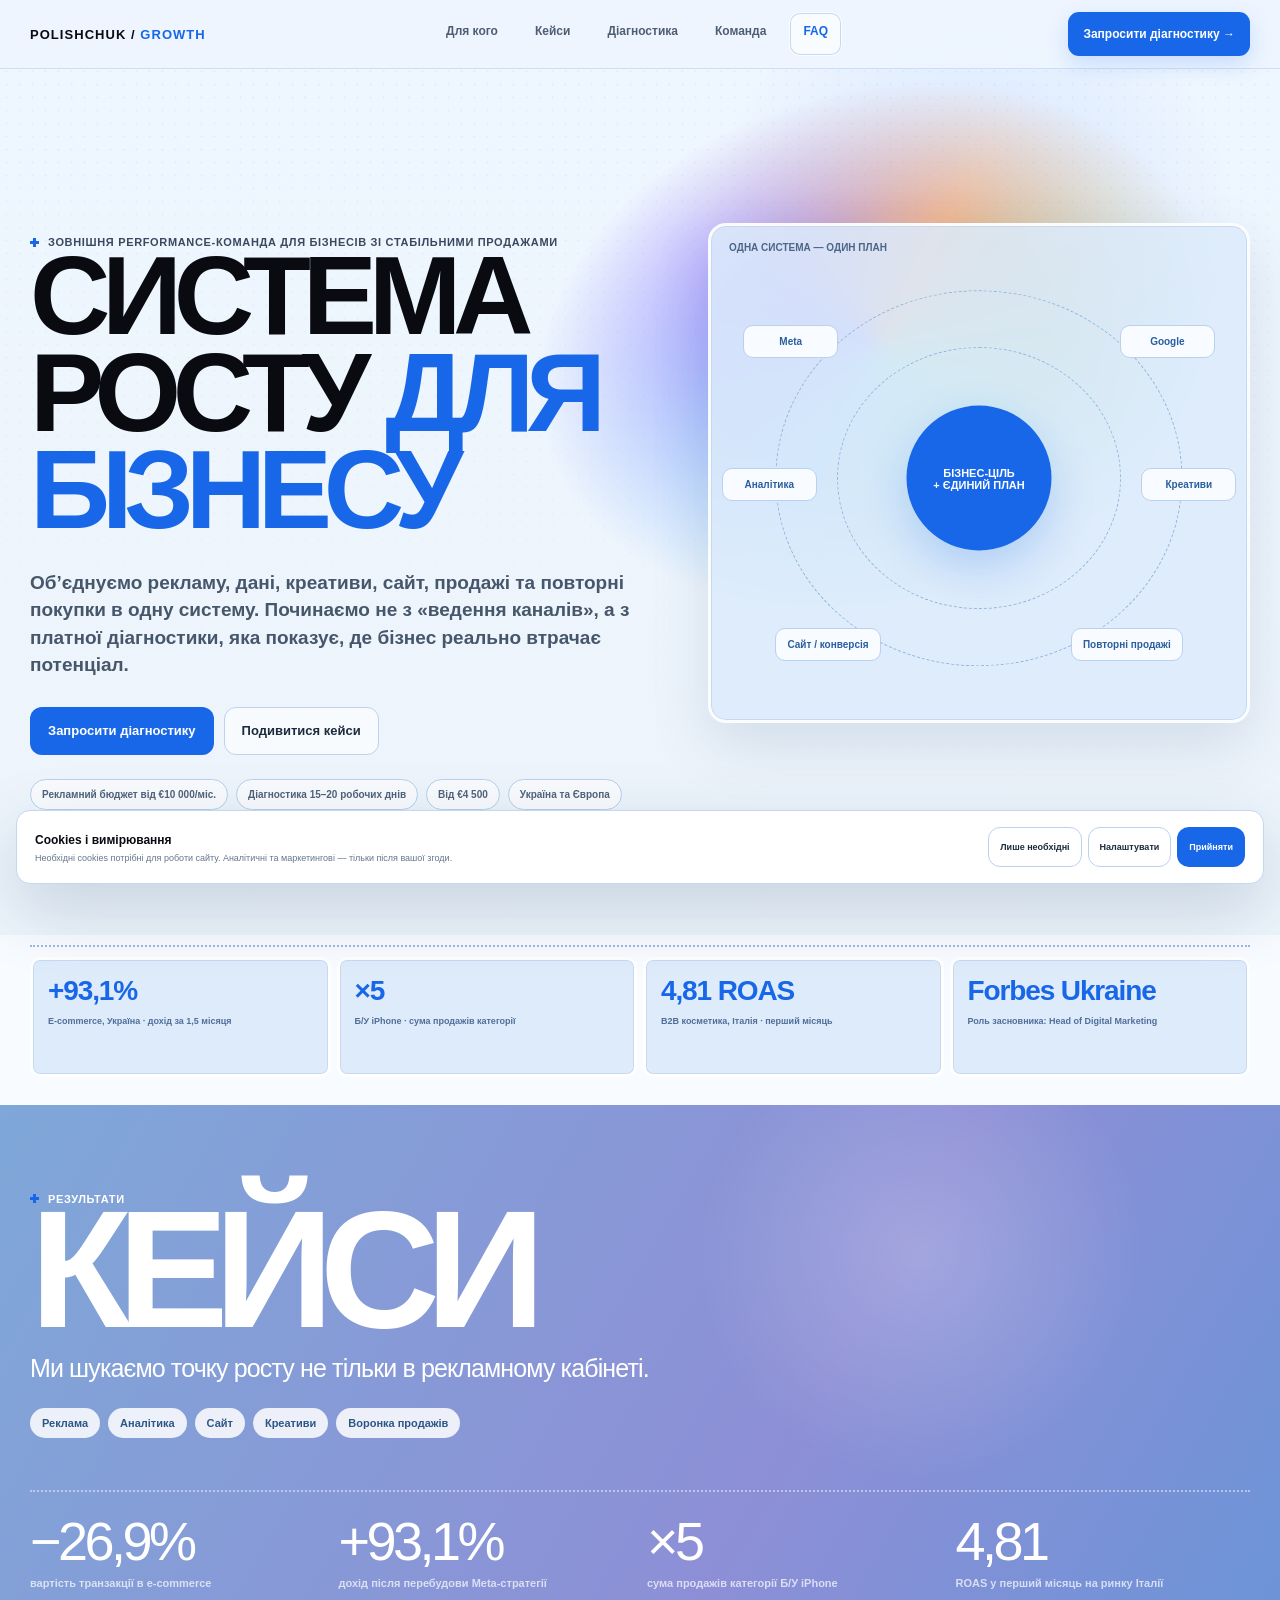
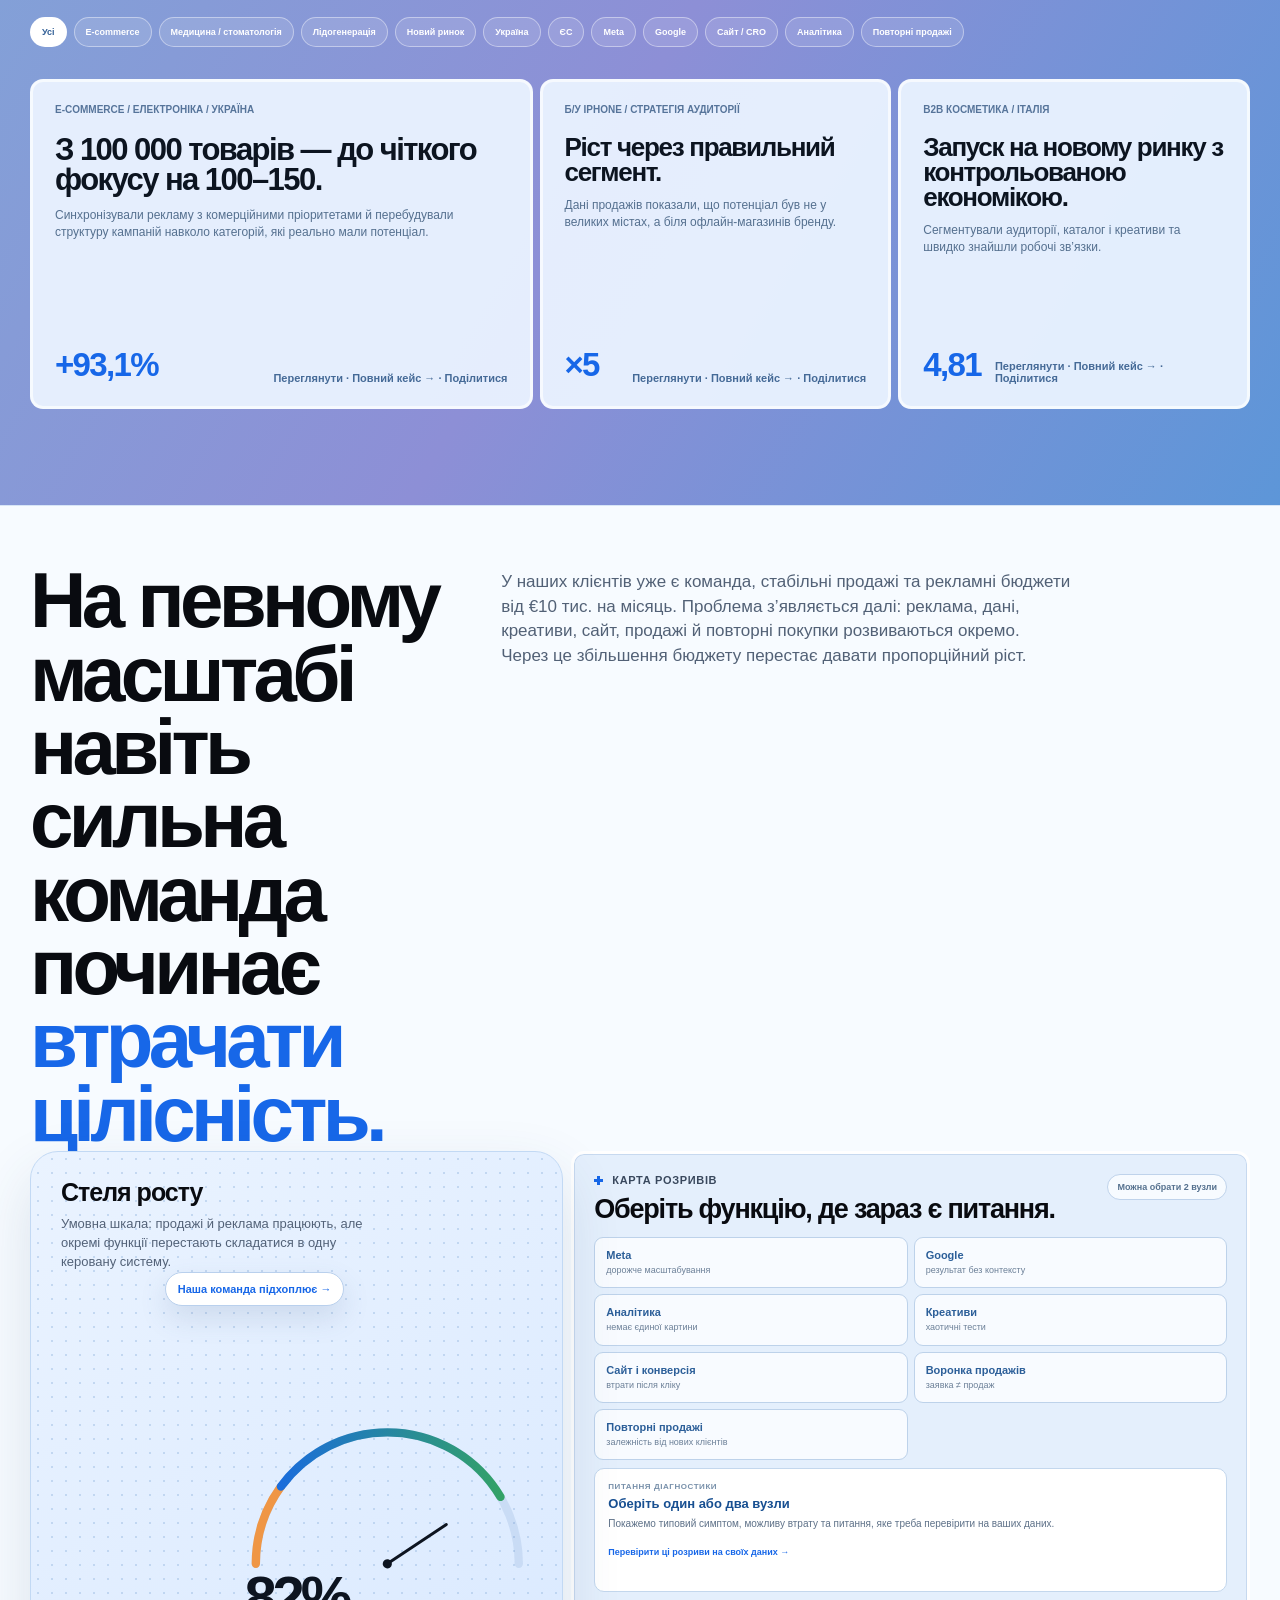
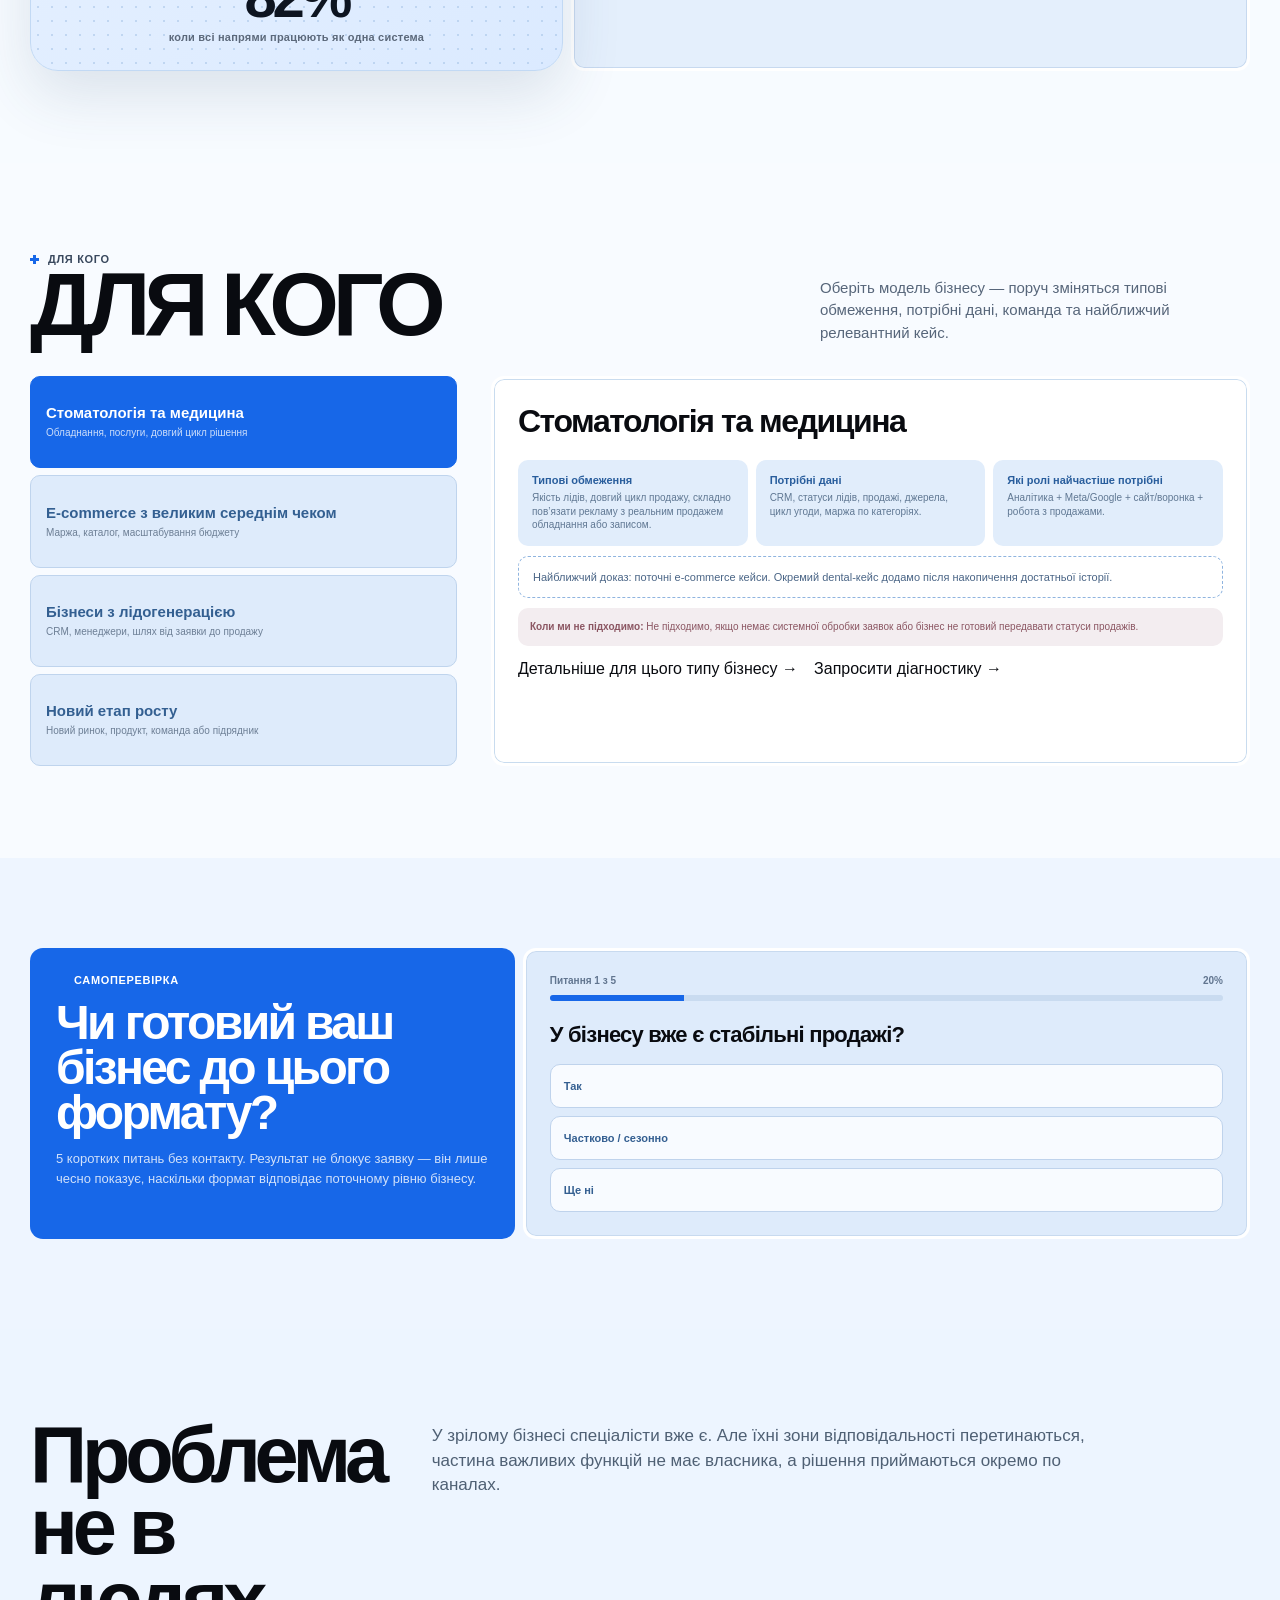
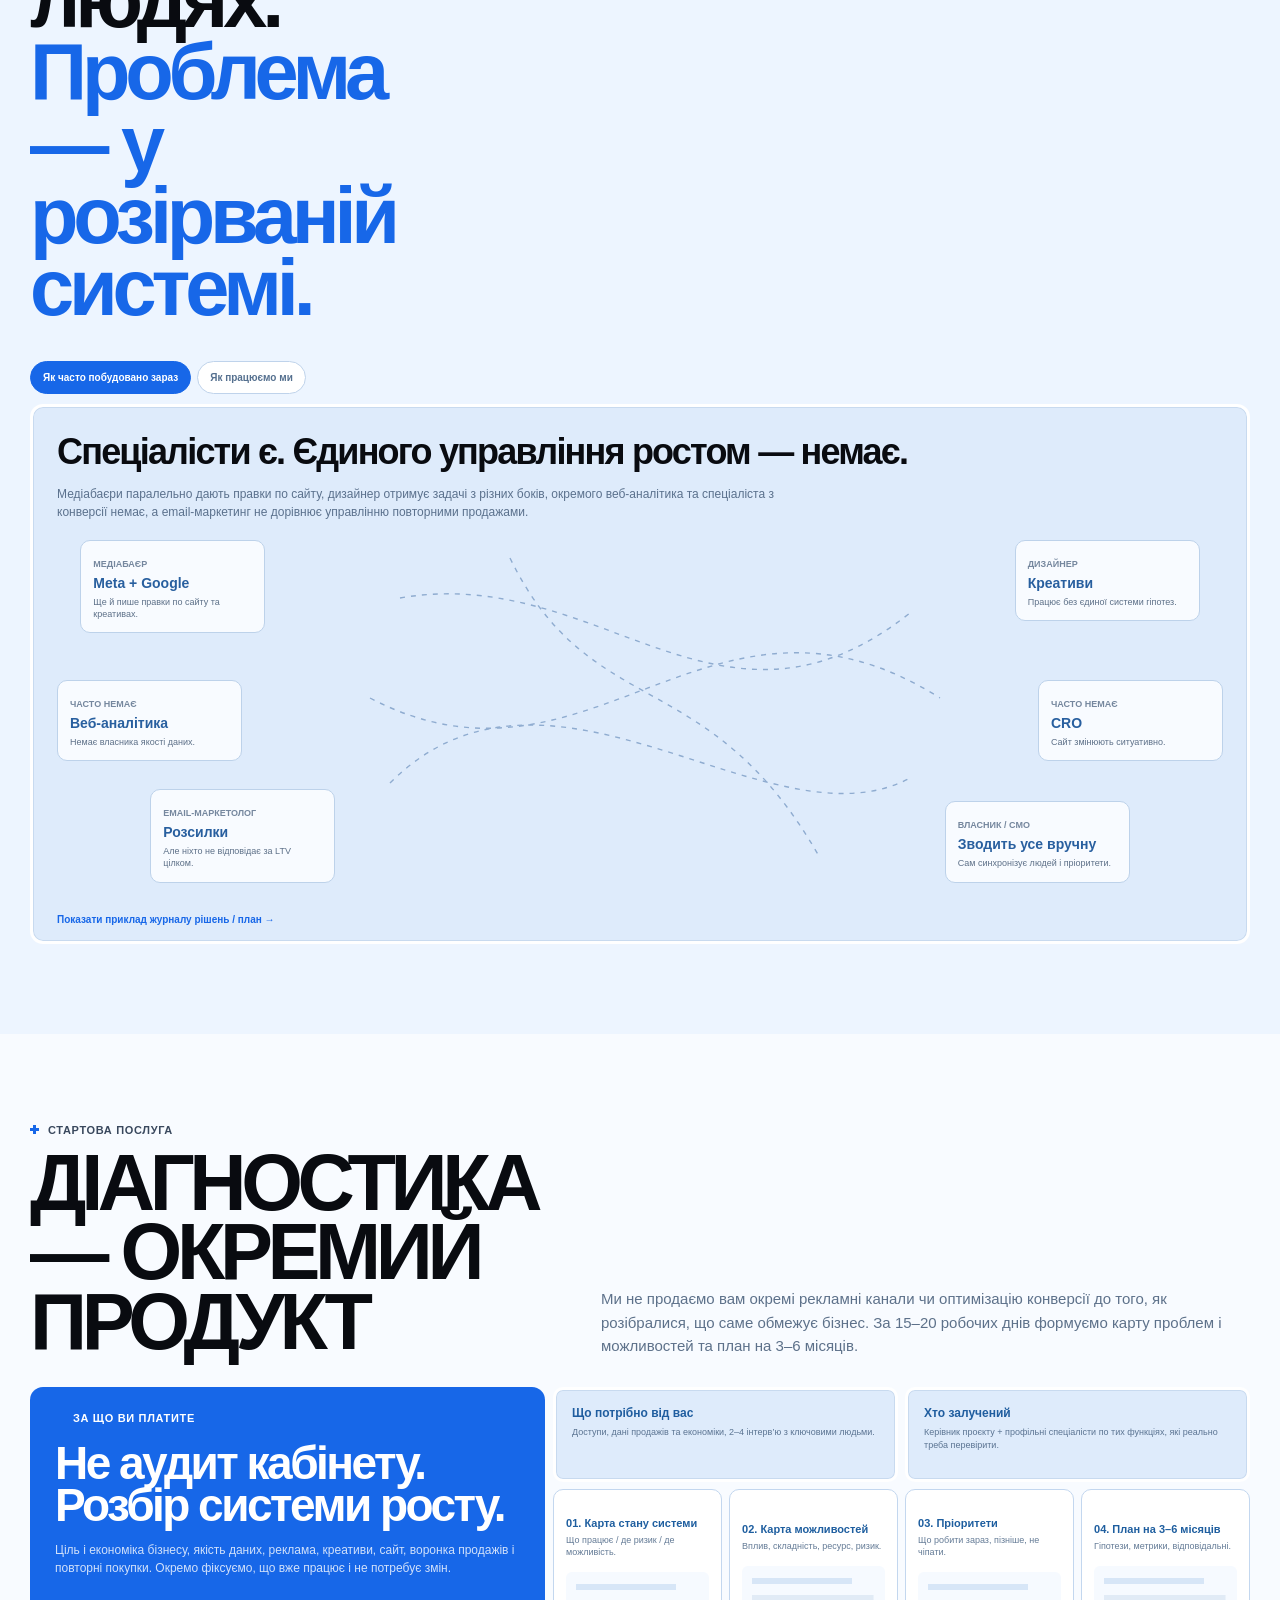
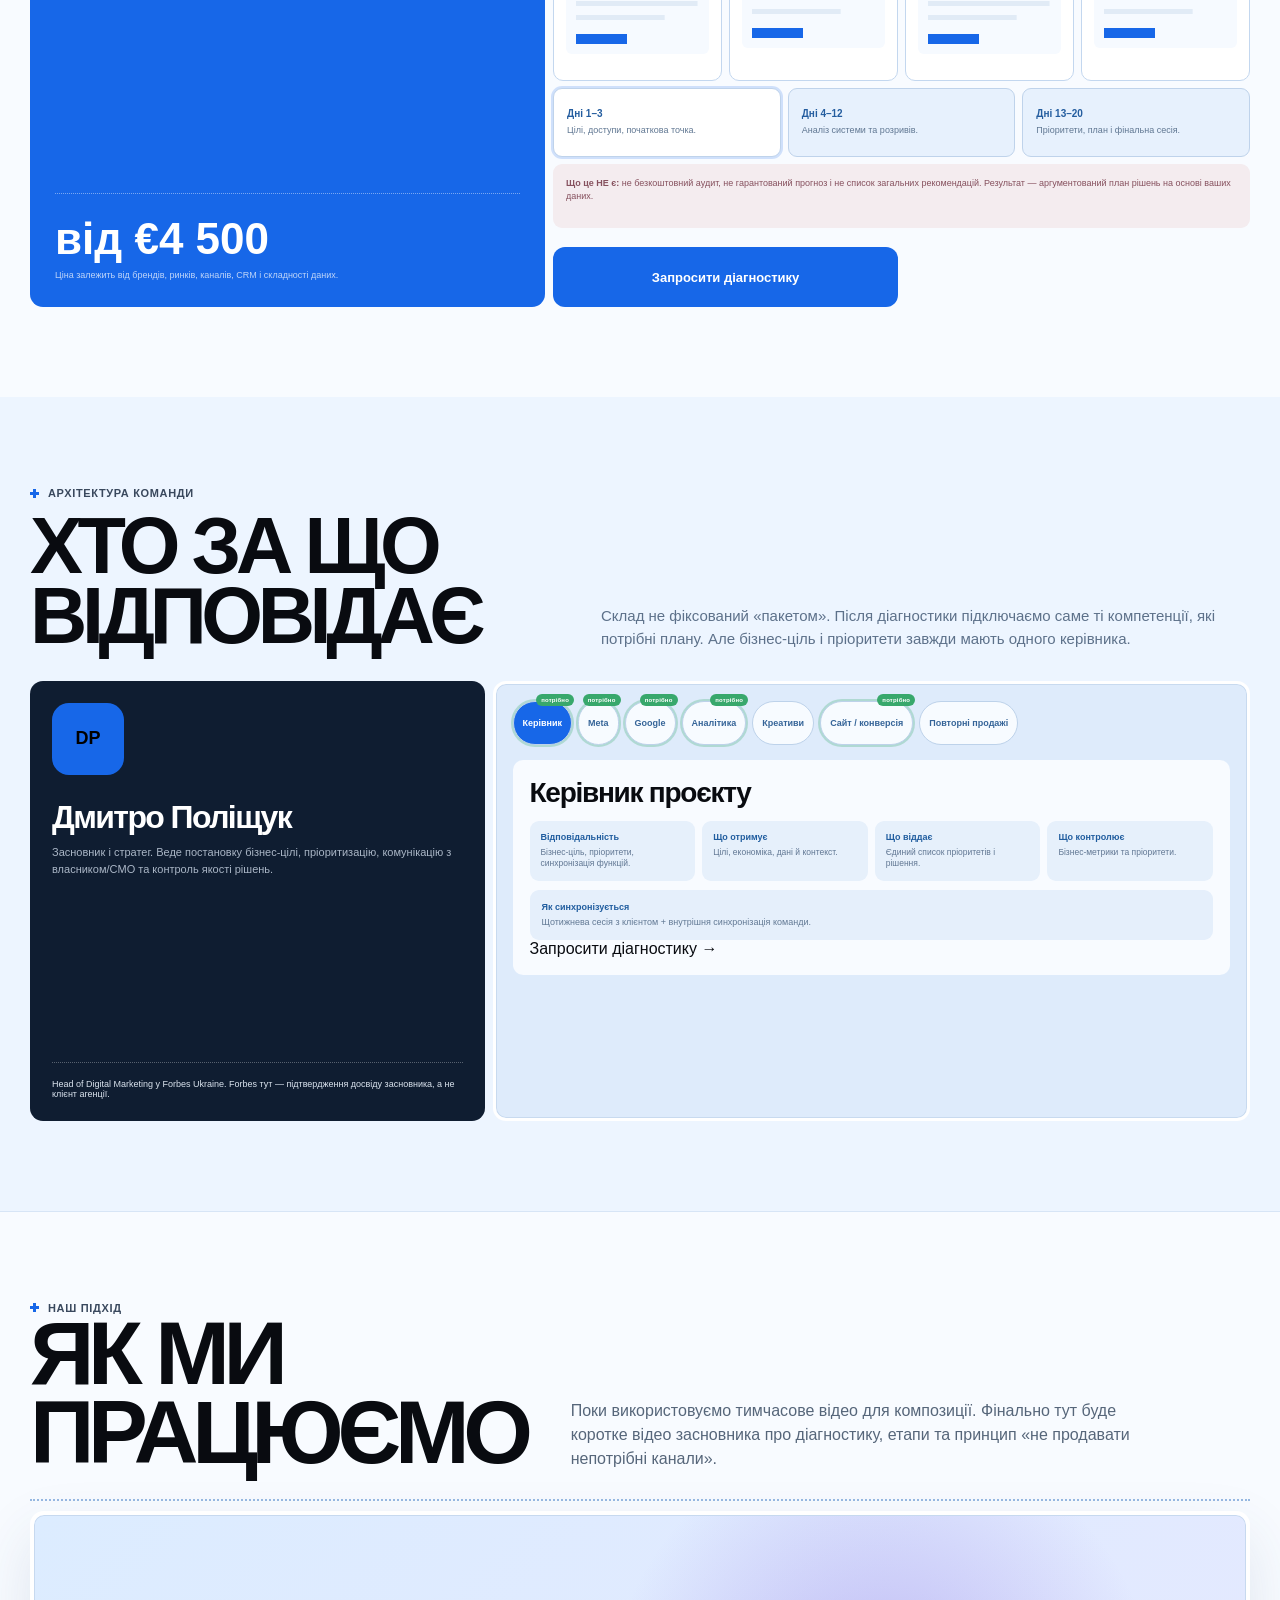
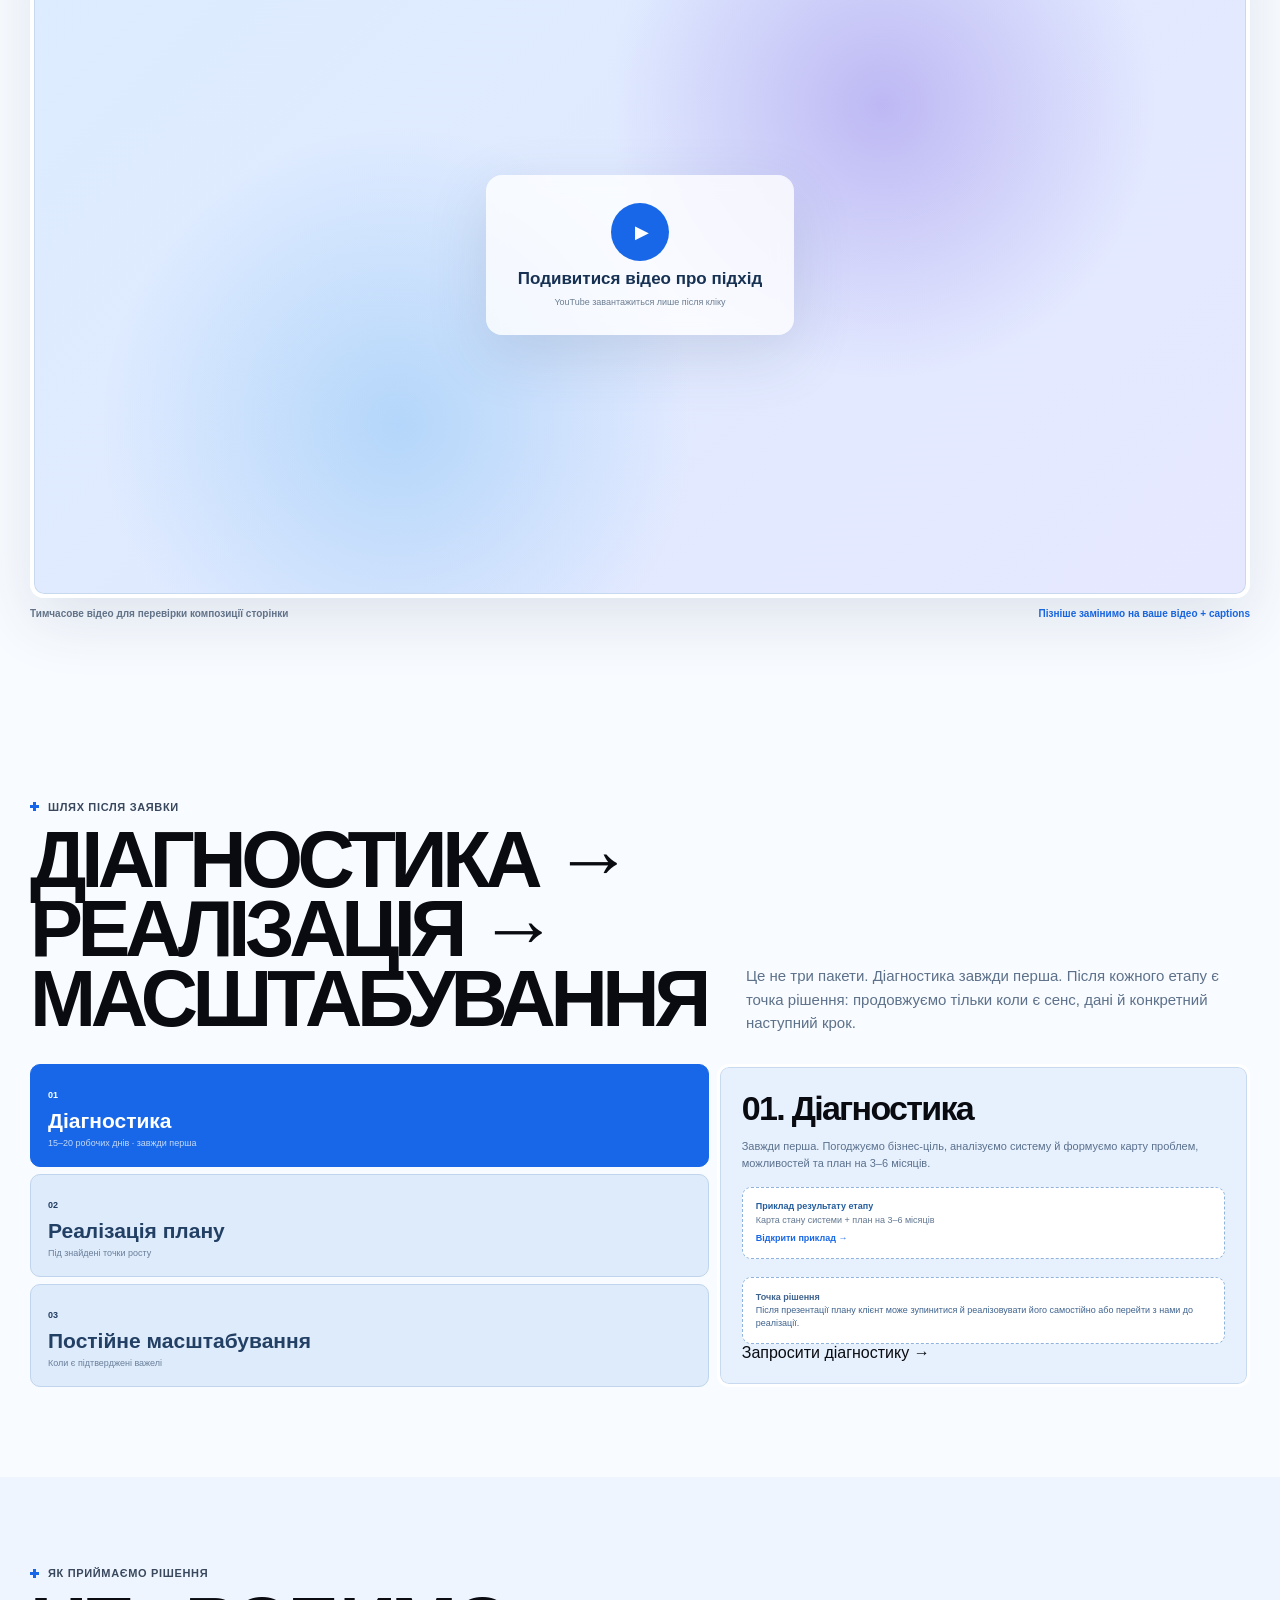
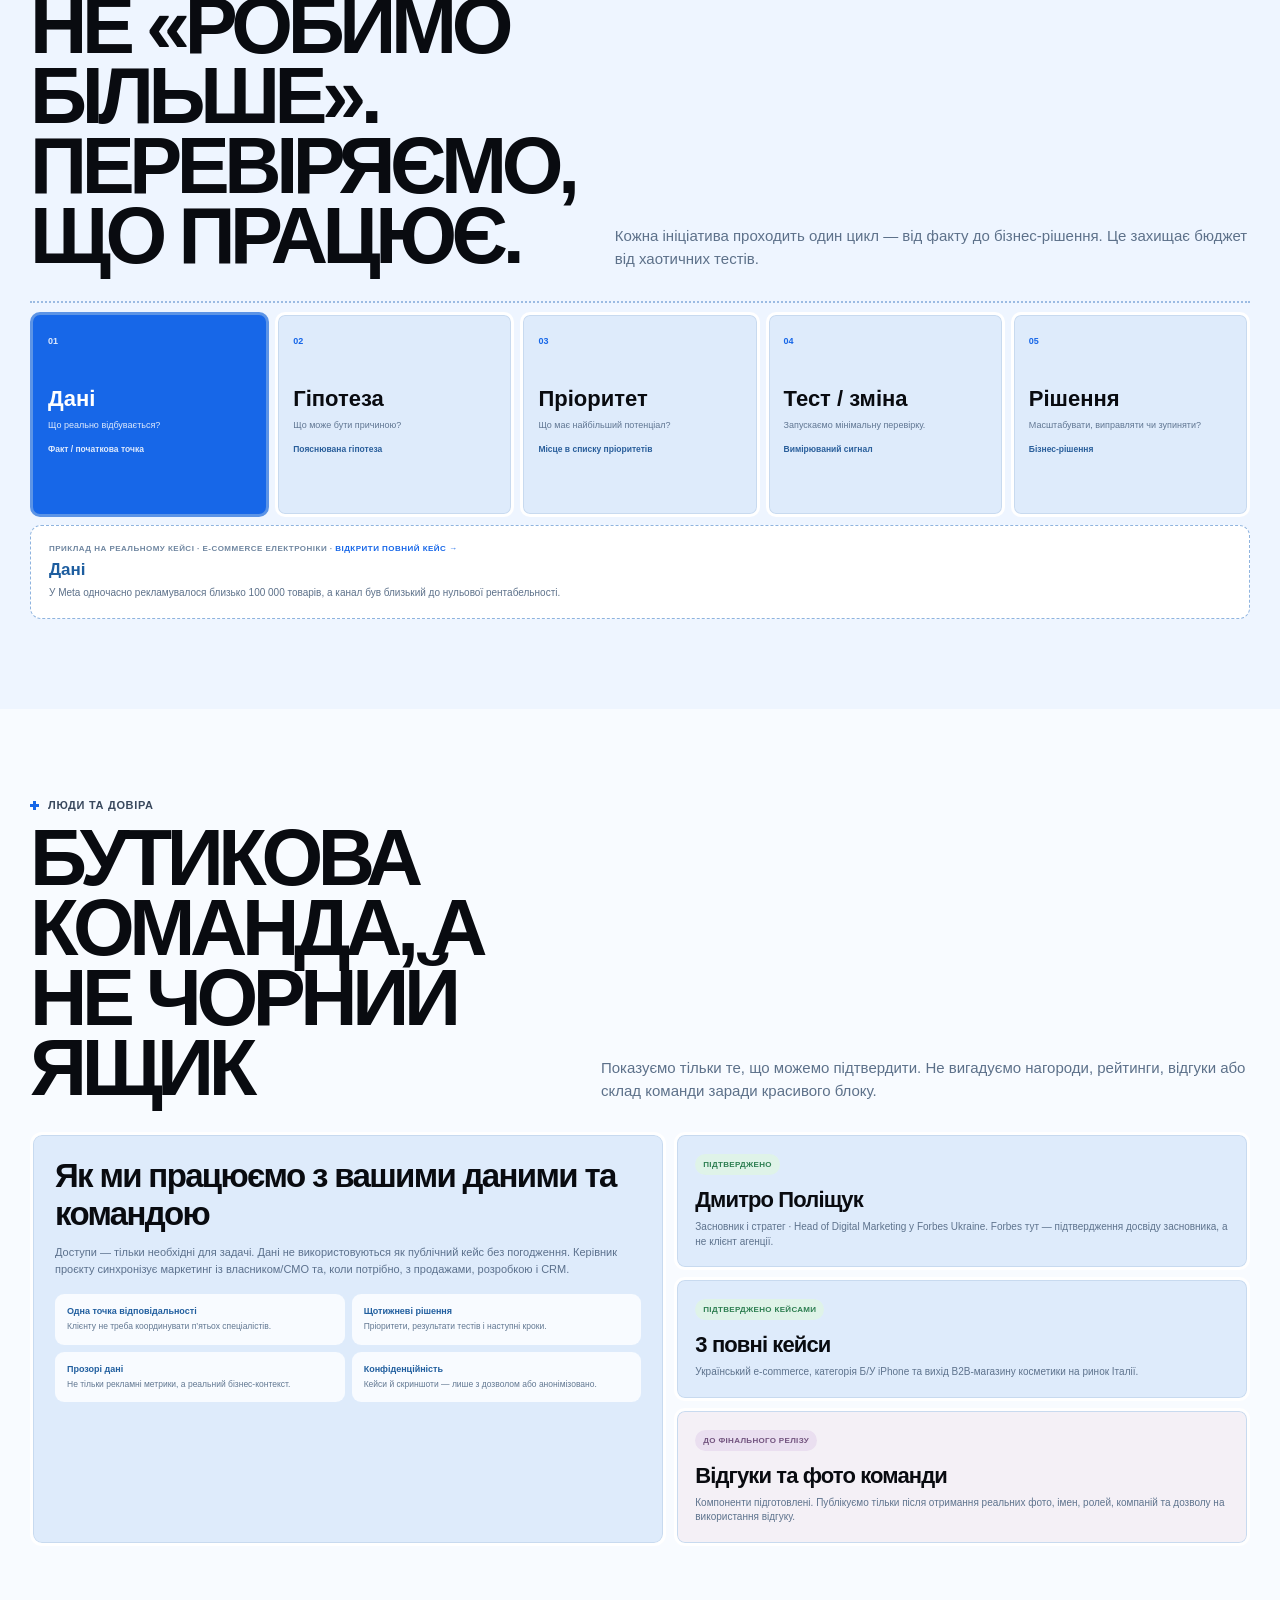
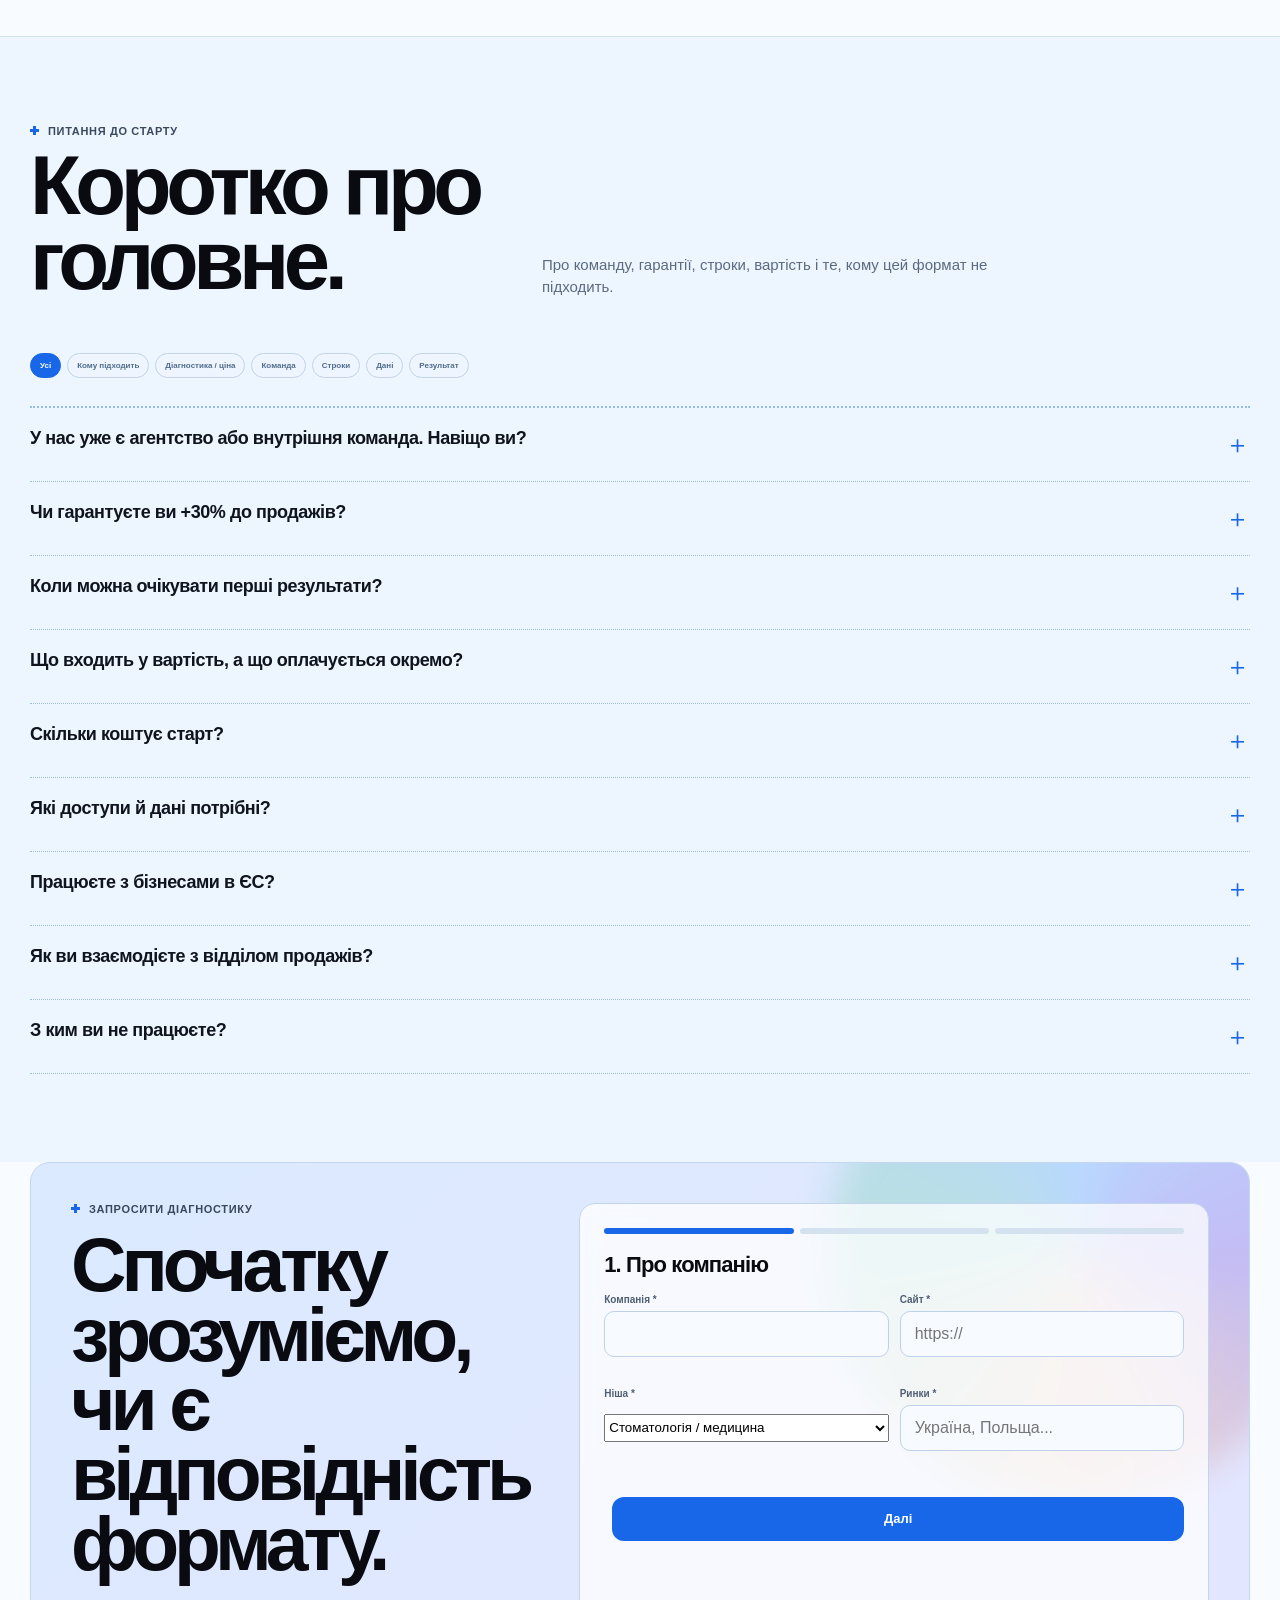
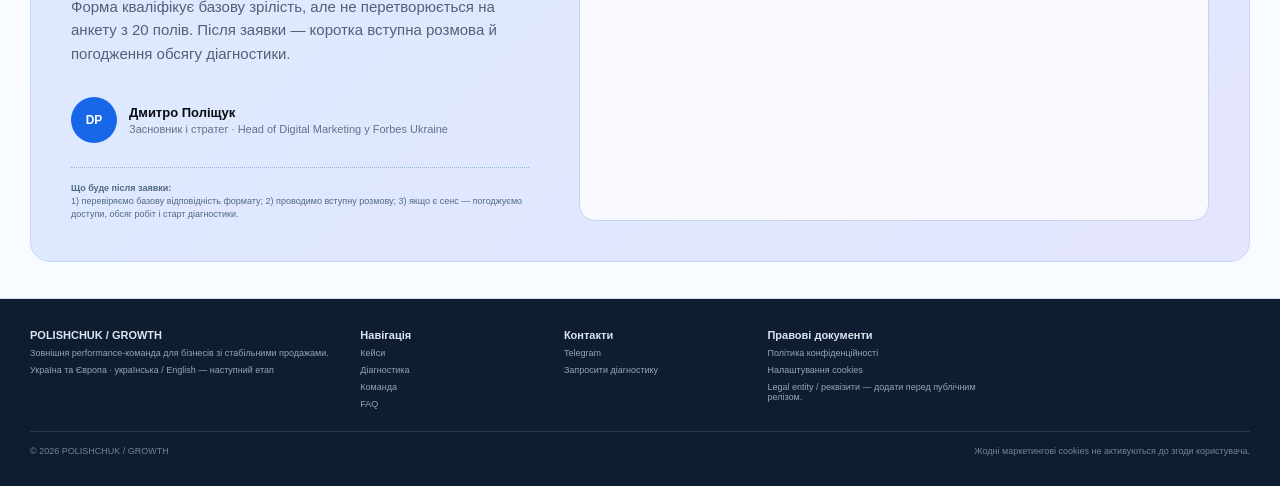
<file: index.html>
<!DOCTYPE html>

<html lang="uk">
<head>
<meta charset="utf-8"/>
<meta content="width=device-width,initial-scale=1" name="viewport"/>
<meta content="Зовнішня команда з performance-маркетингу для бізнесів зі стабільними продажами, які хочуть перейти до наступного етапу росту." name="description"/>
<meta content="#eef5ff" name="theme-color"/>
<title>POLISHCHUK / GROWTH — система росту для бізнесу</title>

<meta name="referrer" content="strict-origin-when-cross-origin">
<meta http-equiv="Permissions-Policy" content="camera=(), microphone=(), geolocation=()">

<link href="https://dimpolischuk2003-cyber.github.io/growth/" rel="canonical"/>
<meta content="index,follow,max-image-перегляд:large" name="robots"/>
<meta content="website" property="og:type"/>
<meta content="uk_UA" property="og:locale"/>
<meta content="POLISHCHUK / GROWTH — система росту для бізнесу" property="og:title"/>
<meta content="Зовнішня performance-команда для бізнесів зі стабільними продажами. Старт — платна діагностика системи росту за 15–20 робочих днів." property="og:description"/>
<meta content="https://dimpolischuk2003-cyber.github.io/growth/" property="og:url"/>
<meta content="summary_large_image" name="twitter:card"/>
<meta content="POLISHCHUK / GROWTH — система росту для бізнесу" name="twitter:title"/>
<meta content="Діагностика → реалізація → масштабування. Для бізнесів із рекламним бюджетом від €10 000/міс." name="twitter:description"/>
<script type="application/ld+json">
{
  "@context":"https://schema.org",
  "@graph":[
    {
      "@type":"ProfessionalService",
      "@id":"https://dimpolischuk2003-cyber.github.io/growth/#service",
      "name":"POLISHCHUK / GROWTH",
      "url":"https://dimpolischuk2003-cyber.github.io/growth/",
      "description":"Зовнішня performance-команда для бізнесів зі стабільними продажами. Стартова послуга — платна діагностика системи росту.",
      "areaServed":["Ukraine","Europe"],
      "founder":{"@type":"Person","name":"Дмитро Поліщук","jobTitle":"Founder & Growth Strategist"}
    },
    {
      "@type":"WebSite",
      "@id":"https://dimpolischuk2003-cyber.github.io/growth/#website",
      "url":"https://dimpolischuk2003-cyber.github.io/growth/",
      "name":"POLISHCHUK / GROWTH",
      "inLanguage":"uk"
    }
  ]
}
</script>
<link rel="stylesheet" href="assets/css/tokens.css">
<link rel="stylesheet" href="assets/css/layout.css">
<link rel="stylesheet" href="assets/css/components.css">
<link rel="stylesheet" href="assets/css/interactions.css">
<style>
</style><script type="application/ld+json">{"@context": "https://schema.org", "@type": "FAQPage", "mainEntity": [{"@type": "Question", "name": "У нас уже є агентство або внутрішня команда. Навіщо ви?", "acceptedAnswer": {"@type": "Answer", "text": "Ми не обов’язково замінюємо чинну команду. Наша роль може бути у пошуку розривів між функціями та об’єднанні потрібних компетенцій навколо одного плану росту."}}, {"@type": "Question", "name": "Чи гарантуєте ви +30% до продажів?", "acceptedAnswer": {"@type": "Answer", "text": "Ні. До доступу до даних і діагностики ми не обіцяємо конкретний результат."}}, {"@type": "Question", "name": "Скільки коштує старт?", "acceptedAnswer": {"@type": "Answer", "text": "Діагностика системи росту — від €4 500. Підсумкова ціна залежить від кількості брендів, ринків, каналів і складності даних."}}]}</script>
<noscript>
<style>
    .reveal{opacity:1!important;transform:none!important}
    .faq-answer{max-height:none!important;overflow:visible!important}
    .form-step-v6{display:block!important;margin-bottom:18px}
    .operating-v6 .model-v6{display:block!important}
    .readiness-v6 .readiness-ui-v6{display:none!important}
    .readiness-v6:after{content:"Самоперевірка потребує JavaScript, але вона не є обов’язковою. Ви можете перейти одразу до заявки.";display:block;width:min(calc(100% - 40px),1220px);margin:0 auto;padding:14px;border:1px solid #c3d7ed;border-radius:10px;background:#fff;color:#5d718a;font:12px/1.5 Arial,sans-serif}
  </style>
</noscript>
</head>
<body>
<a class="skip-link-v9" href="#main-content">Перейти до основного вмісту</a>
<div class="top-progress" id="topProgress"></div>
<header class="nav">
<div class="container nav-inner">
<a class="brand" href="#main-content">POLISHCHUK / <b>GROWTH</b></a>
<nav aria-label="Основна навігація" class="nav-links"><a href="#who">Для кого</a><a href="#proof">Кейси</a><a href="#diagnostic">Діагностика</a><a href="#team">Команда</a><a href="#faq">FAQ</a></nav>
<a class="nav-cta" href="#contact">Запросити діагностику →</a>
<button aria-label="Відкрити меню" class="menu" id="menuBtn">☰</button>
</div>
</header>
<main id="main-content">
<section class="hero">
<div class="container hero-inner hero-inner-v6">
<div class="hero-main reveal">
<div class="eyebrow">Зовнішня performance-команда для бізнесів зі стабільними продажами</div>
<h1>Система росту <span class="blue">для бізнесу</span></h1>
<p class="hero-lead">Об’єднуємо рекламу, дані, креативи, сайт, продажі та повторні покупки в одну систему. Починаємо не з «ведення каналів», а з платної діагностики, яка показує, де бізнес реально втрачає потенціал.</p>
<div class="hero-actions">
<a class="btn btn-primary" data-cta="hero" href="#contact">Запросити діагностику</a>
<a class="btn btn-light" href="#proof">Подивитися кейси</a>
</div>
<div class="hero-qualifiers">
<span>Рекламний бюджет від €10 000/міс.</span>
<span>Діагностика 15–20 робочих днів</span>
<span>Від €4 500</span>
<span>Україна та Європа</span>
</div>
<div class="hero-cred">Дмитро Поліщук — Head of Digital Marketing у Forbes Ukraine. Це підтвердження досвіду засновника, а не клієнтський логотип.</div>
</div>
<div class="hero-system reveal" id="heroSystem">
<div class="hero-system-label">Одна система — один план</div>
<div class="hero-system-ring r1"></div><div class="hero-system-ring r2"></div>
<div class="hero-system-core">БІЗНЕС-ЦІЛЬ<br/>+ ЄДИНИЙ ПЛАН</div>
<button class="hero-system-node n1" data-tip="Структура кампаній, бюджет, масштабування і якість залучення.">Meta</button>
<button class="hero-system-node n2" data-tip="Пошуковий попит, Shopping/PMax, bidding і економіка каналу.">Google</button>
<button class="hero-system-node n3" data-tip="Чи можна довіряти даним і як пов’язати рекламу з реальним продажем.">Аналітика</button>
<button class="hero-system-node n4" data-tip="Система гіпотез, меседжів і тестів, а не хаотичний продакшн.">Креативи</button>
<button class="hero-system-node n5" data-tip="Де сайт або воронка втрачають конверсію та прибуток.">Сайт / конверсія</button>
<button class="hero-system-node n6" data-tip="Повторні покупки, LTV, реактивація та крос-продажі.">Повторні продажі</button>
<div class="hero-system-tip" id="heroSystemTip">Оберіть вузол</div>
</div>
</div>
<div class="container hero-bottom-line"></div>
</section>
<section class="trust-strip-v6" id="trust">
<div class="container trust-grid-v6">
<a data-scroll-case="zhuk" data-trust-item="zhuk" href="javascript:void(0)"><strong>+93,1%</strong><span>E-commerce, Україна · дохід за 1,5 місяця</span></a>
<a data-scroll-case="iphone" data-trust-item="iphone" href="javascript:void(0)"><strong>×5</strong><span>Б/У iPhone · сума продажів категорії</span></a>
<a data-scroll-case="italy" data-trust-item="italy" href="javascript:void(0)"><strong>4,81 ROAS</strong><span>B2B косметика, Італія · перший місяць</span></a>
<a href="#people" data-credential="founder_forbes"><strong>Forbes Ukraine</strong><span>Роль засновника: Head of Digital Marketing</span></a>
</div>
</section><section class="proof" id="proof">
<div class="container">
<div class="proof-top proof-top-cases reveal">
<div>
<div class="eyebrow" style="color:#fff">Результати</div>
<h2 class="cases-title">КЕЙСИ</h2>
<p class="cases-subtitle">Ми шукаємо точку росту не тільки в рекламному кабінеті.</p>
<div class="proof-tags">
<span class="proof-tag">Реклама</span>
<span class="proof-tag">Аналітика</span>
<span class="proof-tag">Сайт</span>
<span class="proof-tag">Креативи</span>
<span class="proof-tag">Воронка продажів</span>
</div>
</div>
</div>
<div class="stats reveal">
<div class="stat"><strong>−26,9%</strong><span>вартість транзакції в e-commerce</span></div>
<div class="stat"><strong>+93,1%</strong><span>дохід після перебудови Meta-стратегії</span></div>
<div class="stat"><strong>×5</strong><span>сума продажів категорії Б/У iPhone</span></div>
<div class="stat"><strong>4,81</strong><span>ROAS у перший місяць на ринку Італії</span></div>
</div>
<div class="case-filters-v6 reveal" role="group" aria-label="Фільтр кейсів">
<button aria-pressed="true" data-case-filter="all">Усі</button>
<button aria-pressed="false" data-case-filter="ecom">E-commerce</button>
<button aria-pressed="false" data-case-filter="dental">Медицина / стоматологія</button>
<button aria-pressed="false" data-case-filter="leadgen">Лідогенерація</button>
<button aria-pressed="false" data-case-filter="newmarket">Новий ринок</button>
<button aria-pressed="false" data-case-filter="ua">Україна</button>
<button aria-pressed="false" data-case-filter="eu">ЄС</button>
<button aria-pressed="false" data-case-filter="meta">Meta</button>
<button aria-pressed="false" data-case-filter="google">Google</button>
<button aria-pressed="false" data-case-filter="cro">Сайт / CRO</button>
<button aria-pressed="false" data-case-filter="analytics">Аналітика</button>
<button aria-pressed="false" data-case-filter="retention">Повторні продажі</button>
</div>
<div class="case-empty-v10" id="caseEmptyV10" hidden>
<strong>Публічного кейсу за цим фільтром поки немає.</strong>
<span>Ми не підміняємо релевантність кейсом з іншої ніші. Подивіться всі кейси або перейдіть на сторінку свого типу бізнесу.</span>
</div>
<div class="case-grid">
<article class="case reveal" data-case="zhuk" data-tags="ecom ua meta analytics retention">
<div>
<div class="case-label">E-commerce / електроніка / Україна</div>
<h3>З 100 000 товарів — до чіткого фокусу на 100–150.</h3>
<p>Синхронізували рекламу з комерційними пріоритетами й перебудували структуру кампаній навколо категорій, які реально мали потенціал.</p>
</div>
<div class="case-foot"><strong>+93,1%</strong><span><button class="case-preview-btn" data-open-case="zhuk">Переглянути</button> · <a href="cases/zhuk.html" data-case-link="zhuk">Повний кейс →</a> · <button type="button" class="case-share-v10" data-case-share="zhuk">Поділитися</button></span></div>
</article>
<article class="case reveal" data-case="iphone" data-tags="ecom ua meta cro">
<div>
<div class="case-label">Б/У iPhone / стратегія аудиторії</div>
<h3>Ріст через правильний сегмент.</h3>
<p>Дані продажів показали, що потенціал був не у великих містах, а біля офлайн-магазинів бренду.</p>
</div>
<div class="case-foot"><strong>×5</strong><span><button class="case-preview-btn" data-open-case="iphone">Переглянути</button> · <a href="cases/iphone.html" data-case-link="iphone">Повний кейс →</a> · <button type="button" class="case-share-v10" data-case-share="iphone">Поділитися</button></span></div>
</article>
<article class="case reveal" data-case="italy" data-tags="ecom eu meta newmarket analytics">
<div>
<div class="case-label">B2B косметика / Італія</div>
<h3>Запуск на новому ринку з контрольованою економікою.</h3>
<p>Сегментували аудиторії, каталог і креативи та швидко знайшли робочі зв’язки.</p>
</div>
<div class="case-foot"><strong>4,81</strong><span><button class="case-preview-btn" data-open-case="italy">Переглянути</button> · <a href="cases/italy.html" data-case-link="italy">Повний кейс →</a> · <button type="button" class="case-share-v10" data-case-share="italy">Поділитися</button></span></div>
</article>
</div>
</div>
</section>
<section class="meter-section system-v7" id="system">
<div class="container">
<div class="meter-head reveal">
<h2>На певному масштабі навіть сильна команда починає <span>втрачати цілісність.</span></h2>
<p>У наших клієнтів уже є команда, стабільні продажі та рекламні бюджети від €10 тис. на місяць. Проблема з’являється далі: реклама, дані, креативи, сайт, продажі й повторні покупки розвиваються окремо. Через це збільшення бюджету перестає давати пропорційний ріст.</p>
</div>
<div class="system-grid-v7">
<div class="meter-card reveal" id="meterCard">
<div class="meter-copy">
<strong>Стеля росту</strong>
<span>Умовна шкала: продажі й реклама працюють, але окремі функції перестають складатися в одну керовану систему.</span>
</div>
<div class="pickup">Наша команда підхоплює →</div>
<svg aria-hidden="true" class="meter-svg" viewbox="0 0 840 310">
<defs>
<lineargradient id="meterGrad" x1="0" x2="1">
<stop offset="0" stop-color="#1767e8"></stop>
<stop offset="1" stop-color="#35a65d"></stop>
</lineargradient>
</defs>
<path class="meter-track" d="M105 260 A315 315 0 0 1 735 260" pathlength="100"></path>
<path class="meter-first" d="M105 260 A315 315 0 0 1 735 260" pathlength="100"></path>
<path class="meter-next" d="M105 260 A315 315 0 0 1 735 260" pathlength="100"></path>
<g class="needle" id="needle">
<line x1="420" x2="420" y1="260" y2="90"></line>
<circle cx="420" cy="260" r="11"></circle>
</g>
</svg>
<div class="meter-value"><span id="meterValue">0</span>%<small id="meterState">коли кожен напрям живе окремо</small></div>
</div>
<div class="gap-map-v7 reveal">
<div class="gap-map-head-v7">
<div>
<div class="eyebrow">Карта розривів</div>
<h3>Оберіть функцію, де зараз є питання.</h3>
</div>
<span>Можна обрати 2 вузли</span>
</div>
<div class="gap-node-grid-v7" id="gapNodeGrid">
<button class="gap-node-v7" data-loss="Бізнес починає купувати дорожчий трафік, не розуміючи, проблема ще в рекламі чи вже після кліку." data-node="Meta" data-question="Чи обмеження в кампаніях, продукті, креативах або конверсії сайту?" data-symptom="Бюджет збільшується, а вартість нового клієнта росте швидше за продажі."><strong>Meta</strong><span>дорожче масштабування</span></button>
<button class="gap-node-v7" data-loss="Бюджет масштабується за метрикою каналу, а не за внеском у новий дохід." data-node="Google" data-question="Яка частина результату — нові клієнти, а яка брендова або повторна поведінка?" data-symptom="ROAS виглядає добре, але частина кампаній може лише перехоплювати вже сформований попит."><strong>Google</strong><span>результат без контексту</span></button>
<button class="gap-node-v7" data-loss="Команда сперечається про цифри замість прийняття рішень." data-node="Аналітика" data-question="Яким даним можна довіряти для розподілу бюджету?" data-symptom="Рекламні кабінети, сайт і CRM показують різну картину."><strong>Аналітика</strong><span>немає єдиної картини</span></button>
<button class="gap-node-v7" data-loss="Команда повторює ті самі тести й не накопичує сильні повідомлення." data-node="Креативи" data-question="Які гіпотези впливають на якість продажу, а не лише на кліки?" data-symptom="Нові макети виходять регулярно, але немає системи знань: що і чому спрацювало."><strong>Креативи</strong><span>хаотичні тести</span></button>
<button class="gap-node-v7" data-loss="Додатковий рекламний бюджет купує більше тих самих втрат." data-node="Сайт і конверсія" data-question="На якому кроці воронки втрачаються гроші й що варто тестувати першим?" data-symptom="Трафік достатній, але після кліку користувачі губляться у формі, картці товару або checkout."><strong>Сайт і конверсія</strong><span>втрати після кліку</span></button>
<button class="gap-node-v7" data-loss="Дешевша заявка може виявитися дорожчим клієнтом." data-node="Продажі" data-question="Проблема в якості ліда, швидкості відповіді чи самому процесі продажу?" data-symptom="Заявки є, але різні менеджери та джерела дають різний відсоток реальних продажів."><strong>Воронка продажів</strong><span>заявка ≠ продаж</span></button>
<button class="gap-node-v7" data-loss="Допустима вартість залучення залишається нижчою, ніж могла б бути при сильнішому LTV." data-node="Повторні продажі" data-question="Де є потенціал повторної покупки, реактивації або крос-продажу?" data-symptom="Бізнес постійно купує нових клієнтів, але слабко використовує вже зібрану базу."><strong>Повторні продажі</strong><span>залежність від нових клієнтів</span></button>
</div>
<div aria-live="polite" class="gap-detail-v7" id="gapDetailV7">
<div class="gap-detail-label-v7">Питання діагностики</div>
<strong>Оберіть один або два вузли</strong>
<p>Покажемо типовий симптом, можливу втрату та питання, яке треба перевірити на ваших даних.</p>
<div class="gap-loss-v7" id="gapLossV7"></div>
<div class="gap-pair-v7" id="gapPairV7"></div><a href="#contact" class="gap-cta-v10" id="gapCtaV10">Перевірити ці розриви на своїх даних →</a>
</div>
</div>
</div>
</div>
</section>
<section class="who segment-v6" id="who">
<div class="container">
<div class="section-top reveal">
<div><div class="eyebrow">Для кого</div><h2>ДЛЯ КОГО</h2></div>
<p>Оберіть модель бізнесу — поруч зміняться типові обмеження, потрібні дані, команда та найближчий релевантний кейс.</p>
</div>
<div class="segment-layout-v6 reveal">
<div class="segment-tabs-v6" role="tablist">
<button aria-selected="true" class="segment-tab-v6" data-segment="dental"><strong>Стоматологія та медицина</strong><span>Обладнання, послуги, довгий цикл рішення</span></button>
<button aria-selected="false" class="segment-tab-v6" data-segment="ecom"><strong>E-commerce з великим середнім чеком</strong><span>Маржа, каталог, масштабування бюджету</span></button>
<button aria-selected="false" class="segment-tab-v6" data-segment="leadgen"><strong>Бізнеси з лідогенерацією</strong><span>CRM, менеджери, шлях від заявки до продажу</span></button>
<button aria-selected="false" class="segment-tab-v6" data-segment="market"><strong>Новий етап росту</strong><span>Новий ринок, продукт, команда або підрядник</span></button>
</div>
<div class="segment-panel-v6" id="segmentPanelV6"></div>
</div>
</div>
</section>
<section class="readiness-v6" id="readiness">
<div class="container readiness-grid-v6 reveal">
<div class="readiness-copy-v6"><div class="eyebrow" style="color:#fff">Самоперевірка</div><h2>Чи готовий ваш бізнес до цього формату?</h2><p>5 коротких питань без контакту. Результат не блокує заявку — він лише чесно показує, наскільки формат відповідає поточному рівню бізнесу.</p></div>
<div class="readiness-ui-v6"><div class="read-progress-v6"><span>Питання <b id="readStep">1</b> з 5</span><span id="readPercent">20%</span></div><div class="read-bar-v6"><span id="readBar"></span></div><div id="readQuestionWrap"><div class="read-question-v6" id="readQuestion"></div><div class="read-options-v6" id="readOptions"></div></div><div class="read-result-v6" id="readResult"><h3 id="readResultTitle"></h3><p id="readResultText"></p><a class="btn btn-primary" href="#contact">Перейти до заявки</a></div></div>
</div>
</section>
<section class="operating-v6" id="operating">
<div class="container">
<div class="team-intro reveal"><h2>Проблема не в людях. <span>Проблема — у розірваній системі.</span></h2><p>У зрілому бізнесі спеціалісти вже є. Але їхні зони відповідальності перетинаються, частина важливих функцій не має власника, а рішення приймаються окремо по каналах.</p></div>
<div class="operating-toggle-v6 reveal"><button aria-pressed="true" data-model="now">Як часто побудовано зараз</button><button aria-pressed="false" data-model="ours">Як працюємо ми</button></div>
<div class="operating-board-v6 reveal">
<div class="model-v6 active" id="modelNowV6"><div class="model-head-v6"><h3>Спеціалісти є. Єдиного управління ростом — немає.</h3><p>Медіабаєри паралельно дають правки по сайту, дизайнер отримує задачі з різних боків, окремого веб-аналітика та спеціаліста з конверсії немає, а email-маркетинг не дорівнює управлінню повторними продажами.</p></div><div class="chaos-v6"><svg aria-hidden="true" viewbox="0 0 700 350"><path d="M110 65 C310 30 430 230 620 80"></path><path d="M100 250 C260 90 480 320 620 245"></path><path d="M220 25 C300 190 420 130 530 325"></path><path d="M80 165 C300 280 420 20 650 165"></path></svg><div class="chaos-card-v6 c1"><span>Медіабаєр</span><strong>Meta + Google</strong><small>Ще й пише правки по сайту та креативах.</small></div><div class="chaos-card-v6 c2"><span>Дизайнер</span><strong>Креативи</strong><small>Працює без єдиної системи гіпотез.</small></div><div class="chaos-card-v6 c3"><span>Часто немає</span><strong>Веб-аналітика</strong><small>Немає власника якості даних.</small></div><div class="chaos-card-v6 c4"><span>Часто немає</span><strong>CRO</strong><small>Сайт змінюють ситуативно.</small></div><div class="chaos-card-v6 c5"><span>Email-маркетолог</span><strong>Розсилки</strong><small>Але ніхто не відповідає за LTV цілком.</small></div><div class="chaos-card-v6 c6"><span>Власник / CMO</span><strong>Зводить усе вручну</strong><small>Сам синхронізує людей і пріоритети.</small></div></div></div>
<div class="model-v6" id="modelOursV6"><div class="model-head-v6"><h3>Одна бізнес-ціль, один список пріоритетів, окремий власник кожного напряму.</h3><p>Керівник проєкту відповідає за систему цілком. Профільні спеціалісти отримують чіткі задачі та працюють на один план рішень.</p></div><div class="managed-v6"><div class="managed-ring-v6 r1"></div><div class="managed-ring-v6 r2"></div><div class="managed-core-v6">КЕРІВНИК<br/>ПРОЄКТУ</div><span class="managed-node-v6 n1">Meta</span><span class="managed-node-v6 n2">Google</span><span class="managed-node-v6 n3">Веб-аналітика</span><span class="managed-node-v6 n4">Креативна стратегія</span><span class="managed-node-v6 n5">Сайт / конверсія</span><span class="managed-node-v6 n6">Повторні продажі</span></div></div>
<button class="artifact-link-v6" data-process-artifact="weekly_decision_log" type="button">Показати приклад журналу рішень / план →</button>
</div>
</div>
</section>

<section class="diagnostic-v6" id="diagnostic">
  <div class="container">
    <div class="section-head-v6 reveal">
      <div>
        <div class="eyebrow">Стартова послуга</div>
        <h2>ДІАГНОСТИКА — ОКРЕМИЙ ПРОДУКТ</h2>
      </div>
      <p>Ми не продаємо вам окремі рекламні канали чи оптимізацію конверсії до того, як розібралися, що саме обмежує бізнес. За 15–20 робочих днів формуємо карту проблем і можливостей та план на 3–6 місяців.</p>
    </div>

    <div class="diagnostic-grid-v6 reveal">
      <div class="diagnostic-main-v6">
        <div class="eyebrow" style="color:#fff">За що ви платите</div>
        <h3>Не аудит кабінету. Розбір системи росту.</h3>
        <p>Ціль і економіка бізнесу, якість даних, реклама, креативи, сайт, воронка продажів і повторні покупки. Окремо фіксуємо, що вже працює і не потребує змін.</p>
        <div class="diagnostic-price-v6"><strong>від €4 500</strong><span>Ціна залежить від брендів, ринків, каналів, CRM і складності даних.</span></div>
      </div>

      <div class="diagnostic-side-v6">
        <div class="diag-small-v6"><strong>Що потрібно від вас</strong><span>Доступи, дані продажів та економіки, 2–4 інтерв’ю з ключовими людьми.</span></div>
        <div class="diag-small-v6"><strong>Хто залучений</strong><span>Керівник проєкту + профільні спеціалісти по тих функціях, які реально треба перевірити.</span></div>

        <div class="deliverables-v6">
          <button type="button" data-preview="health"><strong>01. Карта стану системи</strong><span>Що працює / де ризик / де можливість.</span><i></i></button>
          <button type="button" data-preview="opportunity"><strong>02. Карта можливостей</strong><span>Вплив, складність, ресурс, ризик.</span><i></i></button>
          <button type="button" data-preview="priority"><strong>03. Пріоритети</strong><span>Що робити зараз, пізніше, не чіпати.</span><i></i></button>
          <button type="button" data-preview="roadmap"><strong>04. План на 3–6 місяців</strong><span>Гіпотези, метрики, відповідальні.</span><i></i></button>
        </div>

        <div class="diag-timeline-v6" id="diagnosticTimelineV10" aria-label="Таймлайн діагностики">
          <button type="button" class="active" data-diagnostic-step="1"><strong>Дні 1–3</strong><span>Цілі, доступи, початкова точка.</span></button>
          <button type="button" data-diagnostic-step="2"><strong>Дні 4–12</strong><span>Аналіз системи та розривів.</span></button>
          <button type="button" data-diagnostic-step="3"><strong>Дні 13–20</strong><span>Пріоритети, план і фінальна сесія.</span></button>
        </div>

        <div class="diag-not-v6"><strong>Що це НЕ є:</strong> не безкоштовний аудит, не гарантований прогноз і не список загальних рекомендацій. Результат — аргументований план рішень на основі ваших даних.</div>
        <a class="btn btn-primary diagnostic-cta-v10" href="#contact" data-diagnostic-cta>Запросити діагностику</a>
      </div>
    </div>
  </div>
</section>

<section class="team-roles-v6" id="team">
<div class="container"><div class="section-head-v6 reveal"><div><div class="eyebrow">Архітектура команди</div><h2>ХТО ЗА ЩО ВІДПОВІДАЄ</h2></div><p>Склад не фіксований «пакетом». Після діагностики підключаємо саме ті компетенції, які потрібні плану. Але бізнес-ціль і пріоритети завжди мають одного керівника.</p></div>
<div class="team-roles-grid-v6 reveal"><div class="founder-v6" id="people"><button class="founder-avatar-v6 founder-bio-btn-v10" id="founderBioBtnV10" type="button" aria-expanded="false" aria-controls="founderBioExtraV10">DP</button><h3>Дмитро Поліщук</h3><p>Засновник і стратег. Веде постановку бізнес-цілі, пріоритизацію, комунікацію з власником/CMO та контроль якості рішень.</p><div class="founder-cred-v6">Head of Digital Marketing у Forbes Ukraine. Forbes тут — підтвердження досвіду засновника, а не клієнт агенції.</div><div class="founder-extra-v10" id="founderBioExtraV10" hidden>Досвід: e-commerce, підписки, бізнес-події, продукти зі складним і довшим рішенням, аналітика й performance-системи. На проєктах відповідає за постановку бізнес-цілі, пріоритети та якість рішень.</div></div><div class="roles-v6"><div class="role-tabs-v6"><button aria-selected="true" data-role="lead">Керівник</button><button aria-selected="false" data-role="meta">Meta</button><button aria-selected="false" data-role="google">Google</button><button aria-selected="false" data-role="analytics">Аналітика</button><button aria-selected="false" data-role="creative">Креативи</button><button aria-selected="false" data-role="cro">Сайт / конверсія</button><button aria-selected="false" data-role="retention">Повторні продажі</button></div><div class="role-detail-v6" id="roleDetailV6"></div>
<noscript>
<div class="nojs-roles-v9">
<strong>Керівник проєкту</strong> — бізнес-ціль, пріоритети й координація.
    <strong>Meta / Google</strong> — залучення та масштабування.
    <strong>Аналітика</strong> — якість даних і зв’язок із продажами.
    <strong>Креативи</strong> — система гіпотез.
    <strong>Сайт і конверсія</strong> — втрати після кліку.
    <strong>Повторні продажі</strong> — LTV, реактивація та повторний дохід.
  </div>
</noscript>
</div></div>
</div>
</section>
<section class="video-section" id="approach-video">
<div class="container">
<div class="video-head reveal">
<div>
<div class="eyebrow">Наш підхід</div>
<h2>Як ми працюємо</h2>
</div>
<p>Поки використовуємо тимчасове відео для композиції. Фінально тут буде коротке відео засновника про діагностику, етапи та принцип «не продавати непотрібні канали».</p>
</div>
<div class="video-frame-wrap reveal">
<div class="video-frame video-click-v8" id="videoFrameV8">
<button aria-label="Відтворити відео про наш підхід" class="video-poster-v8" id="videoPosterV8" type="button">
<span class="video-play-v8">▶</span>
<strong>Подивитися відео про підхід</strong>
<small>YouTube завантажиться лише після кліку</small>
</button>
</div>
<div class="video-meta">
<span>Тимчасове відео для перевірки композиції сторінки</span>
<span>Пізніше замінимо на ваше відео + captions</span>
</div>
</div>
</div>
</section>
<section class="process-v6" id="process">
<div class="container"><div class="section-head-v6 reveal"><div><div class="eyebrow">Шлях після заявки</div><h2>ДІАГНОСТИКА → РЕАЛІЗАЦІЯ → МАСШТАБУВАННЯ</h2></div><p>Це не три пакети. Діагностика завжди перша. Після кожного етапу є точка рішення: продовжуємо тільки коли є сенс, дані й конкретний наступний крок.</p></div>
<div class="process-grid-v6 reveal"><div class="process-tabs-v6"><button aria-selected="true" data-process="1"><span>01</span><strong>Діагностика</strong><small>15–20 робочих днів · завжди перша</small></button><button aria-selected="false" data-process="2"><span>02</span><strong>Реалізація плану</strong><small>Під знайдені точки росту</small></button><button aria-selected="false" data-process="3"><span>03</span><strong>Постійне масштабування</strong><small>Коли є підтверджені важелі</small></button></div><div class="process-detail-v6" id="processDetailV6"></div></div>
</div>
</section>
<section class="cycle-v6" id="method">
<div class="container"><div class="section-head-v6 reveal"><div><div class="eyebrow">Як приймаємо рішення</div><h2>НЕ «РОБИМО БІЛЬШЕ». ПЕРЕВІРЯЄМО, ЩО ПРАЦЮЄ.</h2></div><p>Кожна ініціатива проходить один цикл — від факту до бізнес-рішення. Це захищає бюджет від хаотичних тестів.</p></div>
<div class="cycle-row-v6 reveal" id="cycleRowV7">
<article aria-pressed="true" data-cycle="1" role="button" tabindex="0"><span>01</span><h3>Дані</h3><p>Що реально відбувається?</p><strong>Факт / початкова точка</strong></article>
<article aria-pressed="false" data-cycle="2" role="button" tabindex="0"><span>02</span><h3>Гіпотеза</h3><p>Що може бути причиною?</p><strong>Пояснювана гіпотеза</strong></article>
<article aria-pressed="false" data-cycle="3" role="button" tabindex="0"><span>03</span><h3>Пріоритет</h3><p>Що має найбільший потенціал?</p><strong>Місце в списку пріоритетів</strong></article>
<article aria-pressed="false" data-cycle="4" role="button" tabindex="0"><span>04</span><h3>Тест / зміна</h3><p>Запускаємо мінімальну перевірку.</p><strong>Вимірюваний сигнал</strong></article>
<article aria-pressed="false" data-cycle="5" role="button" tabindex="0"><span>05</span><h3>Рішення</h3><p>Масштабувати, виправляти чи зупиняти?</p><strong>Бізнес-рішення</strong></article>
</div>
<div class="cycle-example-v7 reveal" id="cycleExampleV7">
<div class="cycle-example-label-v7">Приклад на реальному кейсі · e-commerce електроніки · <a href="cases/zhuk.html" id="methodCaseV10">відкрити повний кейс →</a></div>
<strong id="cycleExampleTitleV7">Дані</strong>
<p id="cycleExampleTextV7">У Meta одночасно рекламувалося близько 100 000 товарів, а канал був близький до нульової рентабельності.</p>
</div>
</div>
</section>
<section class="people-v6" id="people-trust">
<div class="container">
<div class="section-head-v6 reveal">
<div>
<div class="eyebrow">Люди та довіра</div>
<h2>БУТИКОВА КОМАНДА, А НЕ ЧОРНИЙ ЯЩИК</h2>
</div>
<p>Показуємо тільки те, що можемо підтвердити. Не вигадуємо нагороди, рейтинги, відгуки або склад команди заради красивого блоку.</p>
</div>
<div class="people-grid-v8 reveal">
<div class="trust-story-v6">
<h3>Як ми працюємо з вашими даними та командою</h3>
<p>Доступи — тільки необхідні для задачі. Дані не використовуються як публічний кейс без погодження. Керівник проєкту синхронізує маркетинг із власником/CMO та, коли потрібно, з продажами, розробкою і CRM.</p>
<div class="rules-v6">
<div><strong>Одна точка відповідальності</strong><span>Клієнту не треба координувати п’ятьох спеціалістів.</span></div>
<div><strong>Щотижневі рішення</strong><span>Пріоритети, результати тестів і наступні кроки.</span></div>
<div><strong>Прозорі дані</strong><span>Не тільки рекламні метрики, а реальний бізнес-контекст.</span></div>
<div><strong>Конфіденційність</strong><span>Кейси й скриншоти — лише з дозволом або анонімізовано.</span></div>
</div>
</div>
<div class="trust-assets-v8">
<article class="trust-asset-v8 verified">
<span>Підтверджено</span>
<strong>Дмитро Поліщук</strong>
<p>Засновник і стратег · Head of Digital Marketing у Forbes Ukraine. Forbes тут — підтвердження досвіду засновника, а не клієнт агенції.</p>
</article>
<article class="trust-asset-v8 verified">
<span>Підтверджено кейсами</span>
<strong>3 повні кейси</strong>
<p>Український e-commerce, категорія Б/У iPhone та вихід B2B-магазину косметики на ринок Італії.</p>
</article>
<article class="trust-asset-v8 pending">
<span>До фінального релізу</span>
<strong>Відгуки та фото команди</strong>
<p>Компоненти підготовлені. Публікуємо тільки після отримання реальних фото, імен, ролей, компаній та дозволу на використання відгуку.</p>
</article>
</div>
</div>
</div>
</section>
<section class="faq-section" id="faq">
<div class="container">
<div class="faq-head reveal">
<div>
<div class="eyebrow">Питання до старту</div>
<h2>Коротко про головне.</h2>
</div>
<p>Про команду, гарантії, строки, вартість і те, кому цей формат не підходить.</p>
<div aria-label="Категорії питань" class="faq-categories-v8" role="group">
<button aria-pressed="true" data-faq-filter="all" type="button">Усі</button>
<button aria-pressed="false" data-faq-filter="fit" type="button">Кому підходить</button>
<button aria-pressed="false" data-faq-filter="price" type="button">Діагностика / ціна</button>
<button aria-pressed="false" data-faq-filter="team" type="button">Команда</button>
<button aria-pressed="false" data-faq-filter="time" type="button">Строки</button>
<button aria-pressed="false" data-faq-filter="data" type="button">Дані</button>
<button aria-pressed="false" data-faq-filter="result" type="button">Результат</button>
</div>
</div>
<div class="faq reveal">
<div class="faq-item" data-faq-category="team" id="faq-team">
<button aria-controls="faq-answer-v9-1" aria-expanded="false" class="faq-question" type="button">
<span>У нас уже є агентство або внутрішня команда. Навіщо ви?</span>
<span class="faq-icon">＋</span>
</button>
<div class="faq-answer" id="faq-answer-v9-1">
<p>Ми не обов’язково замінюємо чинну команду. Часто наша роль — знайти розриви між рекламою, аналітикою, креативами, сайтом, продажами та повторними клієнтами, а потім об’єднати потрібні функції навколо одного плану росту.</p>
</div>
</div>
<div class="faq-item" data-faq-category="result" id="faq-guarantee">
<button aria-controls="faq-answer-v9-2" aria-expanded="false" class="faq-question" type="button">
<span>Чи гарантуєте ви +30% до продажів?</span>
<span class="faq-icon">＋</span>
</button>
<div class="faq-answer" id="faq-answer-v9-2">
<p>Ні. На старті погоджуємо бізнес-ціль, перевіряємо її реалістичність і визначаємо, на які показники реально можемо вплинути. Ми відповідаємо за якість аналізу, реалізації та прозорий процес прийняття рішень, але не обіцяємо цифри до діагностики.</p>
</div>
</div>
<div class="faq-item" data-faq-category="time" id="faq-time">
<button aria-controls="faq-answer-v9-3" aria-expanded="false" class="faq-question" type="button">
<span>Коли можна очікувати перші результати?</span>
<span class="faq-icon">＋</span>
</button>
<div class="faq-answer" id="faq-answer-v9-3">
<p>Діагностика займає 15–20 робочих днів. Після неї запускаємо пріоритетні зміни. Для бізнесів із достатнім обсягом даних перші зрозумілі сигнали зазвичай можна отримати протягом наступних 30–60 днів. У бізнесах із довгим циклом продажу потрібно більше часу.</p>
</div>
</div>
<div class="faq-item" data-faq-category="price" id="faq-scope">
<button aria-controls="faq-answer-v9-4" aria-expanded="false" class="faq-question" type="button">
<span>Що входить у вартість, а що оплачується окремо?</span>
<span class="faq-icon">＋</span>
</button>
<div class="faq-answer" id="faq-answer-v9-4">
<p>Після діагностики ми формуємо конкретний склад робіт і команди під ваш план. Великі зйомки, складна розробка сайту, великі CRM-інтеграції, 3D та інші окремі виробничі задачі оцінюються додатково.</p>
</div>
</div>
<div class="faq-item" data-faq-category="price" id="faq-price">
<button aria-controls="faq-answer-v9-5" aria-expanded="false" class="faq-question" type="button">
<span>Скільки коштує старт?</span>
<span class="faq-icon">＋</span>
</button>
<div class="faq-answer" id="faq-answer-v9-5">
<p>Діагностика системи росту — від €4 500 залежно від кількості брендів, ринків, каналів і складності даних. Подальша робота розраховується окремо після діагностики, коли вже зрозумілий реальний обсяг задач.</p>
</div>
</div>
<div class="faq-item" data-faq-category="data" id="faq-data">
<button aria-controls="faq-answer-v9-6" aria-expanded="false" class="faq-question" type="button">
<span>Які доступи й дані потрібні?</span><span class="faq-icon">＋</span></button>
<div class="faq-answer" id="faq-answer-v9-6"><p>Рекламні системи, GA4/GTM, CRM або дані продажів, інформація про середній чек, маржу, повторні покупки й 2–4 інтерв’ю з ключовими людьми. Просимо лише те, що потрібно для конкретної задачі.</p></div>
</div>
<div class="faq-item" data-faq-category="fit" id="faq-eu">
<button aria-controls="faq-answer-v9-7" aria-expanded="false" class="faq-question" type="button">
<span>Працюєте з бізнесами в ЄС?</span><span class="faq-icon">＋</span></button>
<div class="faq-answer" id="faq-answer-v9-7"><p>Так. Географія — Україна та Європа. Для трафіку з ЄС фінальна версія сайту та вимірювання мають окремо враховувати згоду користувача, політику конфіденційності та GDPR.</p></div>
</div>
<div class="faq-item" data-faq-category="team" id="faq-sales">
<button aria-controls="faq-answer-v9-8" aria-expanded="false" class="faq-question" type="button">
<span>Як ви взаємодієте з відділом продажів?</span><span class="faq-icon">＋</span></button>
<div class="faq-answer" id="faq-answer-v9-8"><p>Якщо бізнес працює через заявки, performance не закінчується на CPL. Аналізуємо шлях до контакту, зустрічі, пропозиції та продажу — настільки, наскільки доступні дані й дозволяє процес клієнта.</p></div>
</div>
<div class="faq-item" data-faq-category="fit" id="faq-notfit">
<button aria-controls="faq-answer-v9-9" aria-expanded="false" class="faq-question" type="button">
<span>З ким ви не працюєте?</span>
<span class="faq-icon">＋</span>
</button>
<div class="faq-answer" id="faq-answer-v9-9">
<p>З бізнесами без підтвердженого попиту, достатньої маржі, доступу до даних або готовності змінювати сайт, офер і процес продажу. Також не беремо проєкти, де очікують гарантований результат за два тижні або шукають лише людину для технічного ведення рекламного кабінету.</p>
</div>
</div>
</div>
</div>
</section>
<section class="cta" id="contact">
<div class="container"><div class="cta-card cta-v6"><div class="cta-copy reveal"><div class="eyebrow">Запросити діагностику</div><h2>Спочатку зрозуміємо, чи є відповідність формату.</h2><p>Форма кваліфікує базову зрілість, але не перетворюється на анкету з 20 полів. Після заявки — коротка вступна розмова й погодження обсягу діагностики.</p><div class="founder"><div class="founder-avatar" aria-hidden="true">DP</div><div><strong>Дмитро Поліщук</strong><span>Засновник і стратег · Head of Digital Marketing у Forbes Ukraine</span></div></div><div class="after-submit-v6"><strong>Що буде після заявки:</strong><br/>1) перевіряємо базову відповідність формату; 2) проводимо вступну розмову; 3) якщо є сенс — погоджуємо доступи, обсяг робіт і старт діагностики.</div></div>
<form class="form multi-form-v6 reveal" id="leadForm" novalidate="">
<div class="form-progress-v6" id="formProgressV9" role="progressbar" aria-valuemin="1" aria-valuemax="3" aria-valuenow="1" aria-label="Крок 1 з 3"><span class="active"></span><span></span><span></span></div>
<div class="form-step-v6 active" data-form-step="1"><h3>1. Про компанію</h3><div class="fields"><div class="field"><label for="companyV8">Компанія *</label><input aria-describedby="companyErrorV8" id="companyV8" name="company" autocomplete="organization" required=""/><span class="field-error-v8" id="companyErrorV8" aria-live="polite"></span></div><div class="field"><label for="websiteV8">Сайт *</label><input aria-describedby="websiteErrorV8" id="websiteV8" name="website" autocomplete="url" inputmode="url" placeholder="https://" required="" type="url"/><span class="field-error-v8" id="websiteErrorV8" aria-live="polite"></span></div><div class="field"><label for="nicheV8">Ніша *</label><select aria-describedby="nicheErrorV8" id="nicheV8" name="niche" required=""><option value="">Оберіть</option><option>Стоматологія / медицина</option><option>E-commerce</option><option>Лідогенерація</option><option>Інше</option></select><span class="field-error-v8" id="nicheErrorV8" aria-live="polite"></span></div><div class="field"><label for="marketsV8">Ринки *</label><input aria-describedby="marketsErrorV8" id="marketsV8" name="markets" autocomplete="off" placeholder="Україна, Польща..." required=""/><span class="field-error-v8" id="marketsErrorV8" aria-live="polite"></span></div></div><div class="form-actions-v6"><span></span><button class="btn btn-primary" data-next="" type="button">Далі</button></div></div>
<div class="form-step-v6" data-form-step="2"><h3>2. Зрілість</h3><div class="fields"><div class="field"><label for="budgetV8">Рекламний бюджет / міс. *</label><select aria-describedby="budgetErrorV8" id="budgetV8" name="budget" required=""><option value="">Оберіть</option><option value="lt10">до €10 000</option><option value="10-20">€10–20 000</option><option value="20-50">€20–50 000</option><option value="50plus">€50 000+</option></select><span class="field-error-v8" id="budgetErrorV8" aria-live="polite"></span></div><div class="field"><label for="salesV8">Стабільні продажі? *</label><select aria-describedby="salesErrorV8" id="salesV8" name="stable_sales" required=""><option value="">Оберіть</option><option value="yes">Так</option><option value="partial">Частково / сезонно</option><option value="no">Ще ні</option></select><span class="field-error-v8" id="salesErrorV8" aria-live="polite"></span></div><div class="field"><label for="channelsV8">Активні канали</label><input id="channelsV8" name="channels" autocomplete="off" placeholder="Meta, Google..."/></div><div class="field"><label for="crmV8">CRM / дані про продажі *</label><select aria-describedby="crmErrorV8" id="crmV8" name="crm_data" required=""><option value="">Оберіть</option><option value="yes">Так, є</option><option value="partial">Частково</option><option value="no">Немає</option></select><span class="field-error-v8" id="crmErrorV8" aria-live="polite"></span></div></div><div class="form-actions-v6"><button class="btn btn-light" data-back="" type="button">Назад</button><button class="btn btn-primary" data-next="" type="button">Далі</button></div></div>
<div class="form-step-v6" data-form-step="3"><h3>3. Задача й контакт</h3><div class="fields"><div class="field full"><label for="problemV8">Що зараз найбільше обмежує ріст?</label><textarea id="problemV8" name="problem" autocomplete="off"></textarea></div><div class="field"><label for="nameV8">Ім’я *</label><input aria-describedby="nameErrorV8" id="nameV8" name="name" autocomplete="name" required=""/><span class="field-error-v8" id="nameErrorV8" aria-live="polite"></span></div><div class="field"><label for="contactV8">Робочий email або Telegram *</label><input aria-describedby="contactErrorV8" id="contactV8" name="contact" autocomplete="email" required=""/><span class="field-error-v8" id="contactErrorV8" aria-live="polite"></span></div></div><label class="consent-v6"><input name="consent" required="" type="checkbox"/><span>Погоджуюсь на використання цих даних для відповіді на заявку. Деталі — у <a href="privacy.html" rel="noopener" target="_blank">політиці конфіденційності</a>.</span></label><input aria-hidden="true" autocomplete="off" class="honeypot-v6" name="website_confirm" tabindex="-1" type="text"/><input name="utm_source" type="hidden"/><input name="utm_medium" type="hidden"/><input name="utm_campaign" type="hidden"/><input name="utm_content" type="hidden"/><input name="utm_term" type="hidden"/><input id="segmentHiddenV6" name="segment" type="hidden"/><input id="readinessHiddenV6" name="readiness_result" type="hidden"/><input id="referrerHiddenV8" name="referrer" type="hidden"/><input id="landingHiddenV8" name="landing" type="hidden"/><input id="casesViewedHiddenV8" name="cases_viewed" type="hidden"/><input id="submissionIdV10" name="submission_id" type="hidden"/><input id="leadIntentV10" name="lead_intent" type="hidden"/><input id="turnstileTokenV10" name="turnstile_token" type="hidden"/><div class="form-actions-v6"><button class="btn btn-light" data-back="" type="button">Назад</button><button class="btn btn-primary" type="submit">Надіслати заявку</button></div></div>
<div aria-live="polite" class="status" id="status" role="status"></div>
</form></div></div>
</section>
</main>
<footer class="footer-v6">
<div class="container footer-grid-v8">
<div>
<strong>POLISHCHUK / GROWTH</strong>
<span>Зовнішня performance-команда для бізнесів зі стабільними продажами.</span>
<span>Україна та Європа · українська / English — наступний етап</span>
</div>
<div>
<strong>Навігація</strong>
<a href="#proof">Кейси</a>
<a href="#diagnostic">Діагностика</a>
<a href="#team">Команда</a>
<a href="#faq">FAQ</a>
</div>
<div>
<strong>Контакти</strong>
<a data-contact-method="telegram" href="https://t.me/polishchuk_diima" rel="noopener">Telegram</a>
<a href="#contact">Запросити діагностику</a>
</div>
<div>
<strong>Правові документи</strong>
<a href="privacy.html">Політика конфіденційності</a>
<button class="cookie-btn-v6" id="cookiePrefsV8" type="button">Налаштування cookies</button>
<span>Legal entity / реквізити — додати перед публічним релізом.</span>
</div>
</div>
<div class="container footer-bottom-v6"><span>© 2026 POLISHCHUK / GROWTH</span><span>Жодні маркетингові cookies не активуються до згоди користувача.</span></div>
</footer>
<div class="mobile-sticky-cta-v8" id="mobileStickyCtaV8"><a data-cta="mobile_sticky" href="#contact">Запросити діагностику</a></div>
<div aria-label="Налаштування cookies" class="cookie-banner-v8" hidden="" id="cookieBannerV8" role="region">
<div>
<strong>Cookies і вимірювання</strong>
<p>Необхідні cookies потрібні для роботи сайту. Аналітичні та маркетингові — тільки після вашої згоди.</p>
</div>
<div class="cookie-actions-v8">
<button class="btn btn-light" id="cookieRejectV8" type="button">Лише необхідні</button>
<button class="btn btn-light" id="cookieSettingsV8" type="button">Налаштувати</button>
<button class="btn btn-primary" id="cookieAcceptV8" type="button">Прийняти</button>
</div>
</div>
<div class="cookie-modal-v8" hidden="" id="cookieModalV8">
<div aria-labelledby="cookieTitleV8" aria-modal="true" class="cookie-dialog-v8" role="dialog">
<div class="cookie-dialog-head-v8">
<h2 id="cookieTitleV8">Налаштування cookies</h2>
<button aria-label="Закрити" id="cookieCloseV8" type="button">✕</button>
</div>
<div class="cookie-setting-v8"><div><strong>Необхідні</strong><p>Потрібні для базової роботи форми та збереження сесійних налаштувань.</p></div><input aria-label="Необхідні cookies завжди активні" checked="" disabled="" type="checkbox"/></div>
<div class="cookie-setting-v8"><div><strong>Аналітика</strong><p>Допомагає вимірювати взаємодію з блоками та форму. У прототипі зовнішня аналітика не підключена.</p></div><input id="analyticsConsentV8" type="checkbox"/></div>
<div class="cookie-setting-v8"><div><strong>Маркетинг</strong><p>Може використовуватися для рекламних пікселів після окремої згоди. У прототипі не підключено.</p></div><input id="marketingConsentV8" type="checkbox"/></div>
<button class="btn btn-primary" id="cookieSaveV8" type="button">Зберегти вибір</button>
</div>
</div>
<div aria-hidden="true" class="modal" id="modal">
<div class="dialog">
<div class="modal-head"><strong>Кейс</strong><button class="close" id="close">✕</button></div>
<div class="modal-body" id="modalBody"></div>
</div>
</div>
<script src="assets/js/config.js" defer></script>
<script src="assets/js/analytics.js" defer></script>
<script src="assets/js/interactions.js" defer></script>
</body>
</html>
</file>
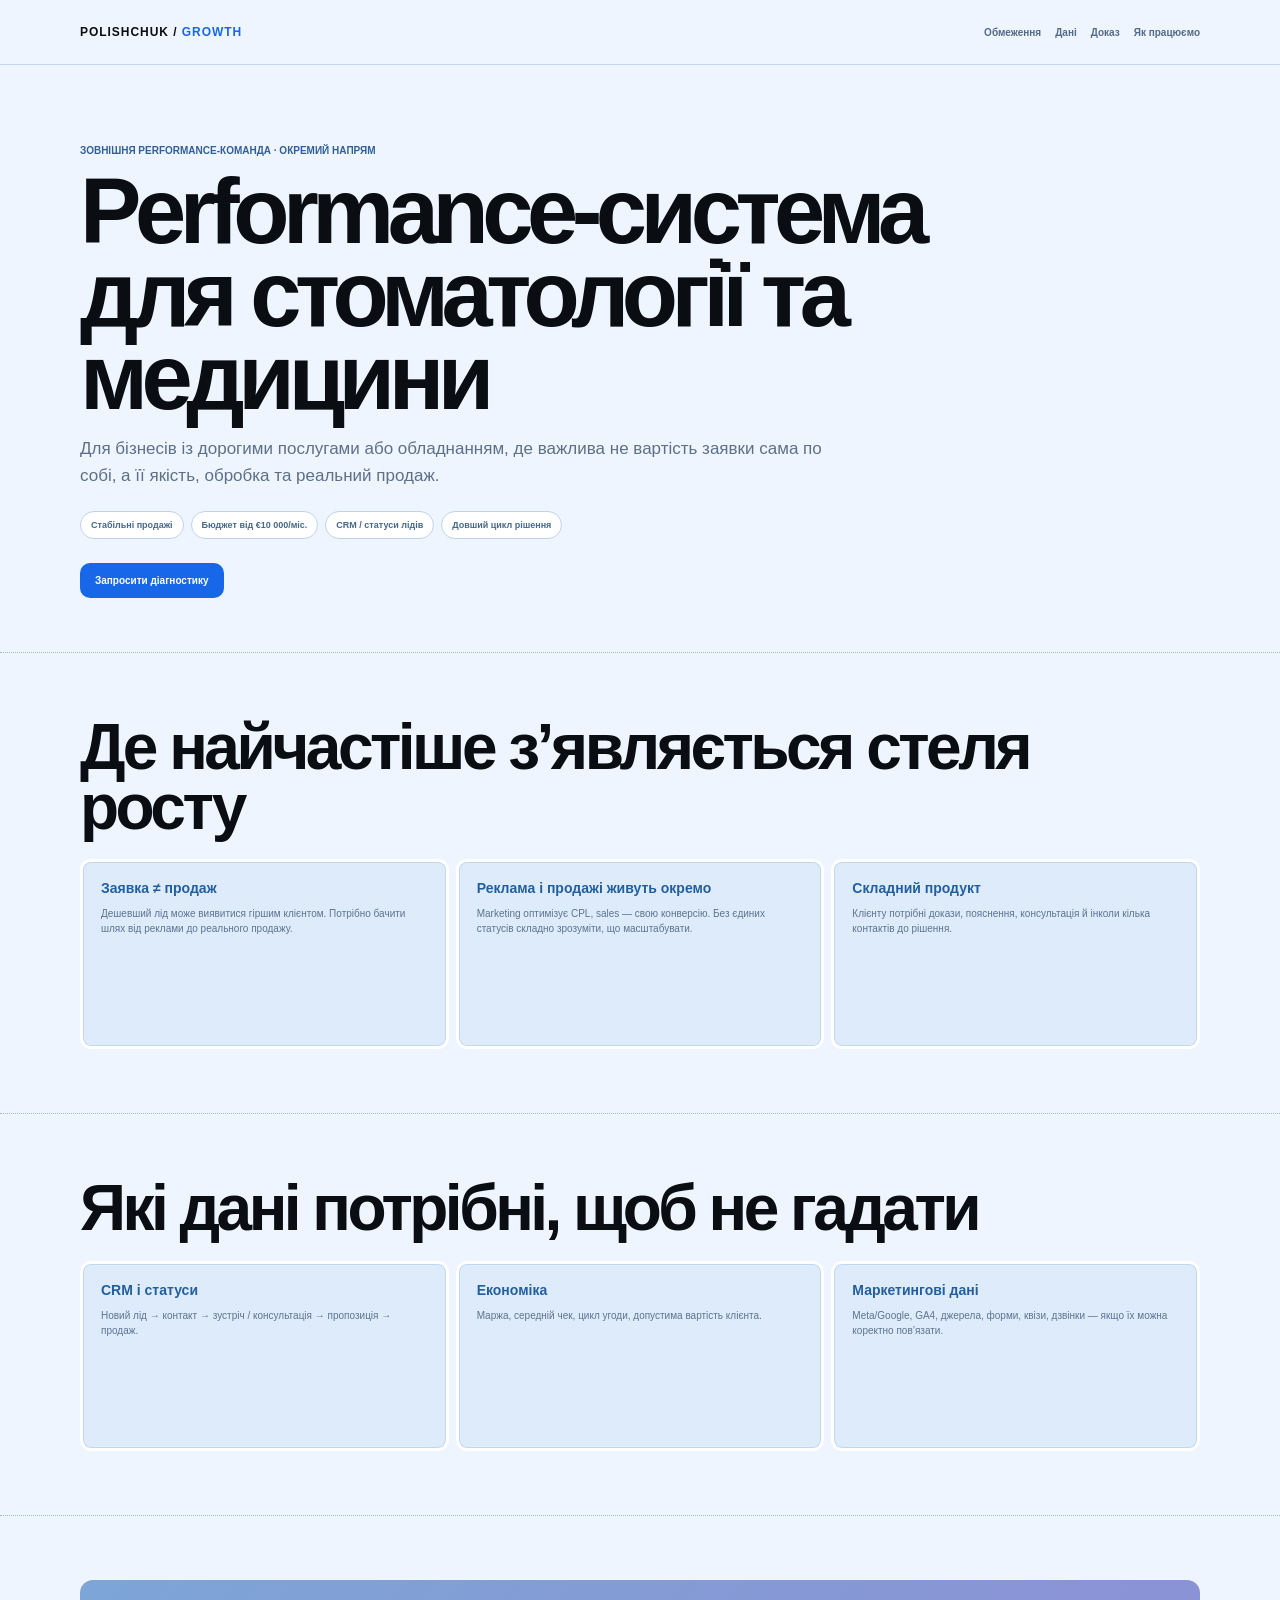
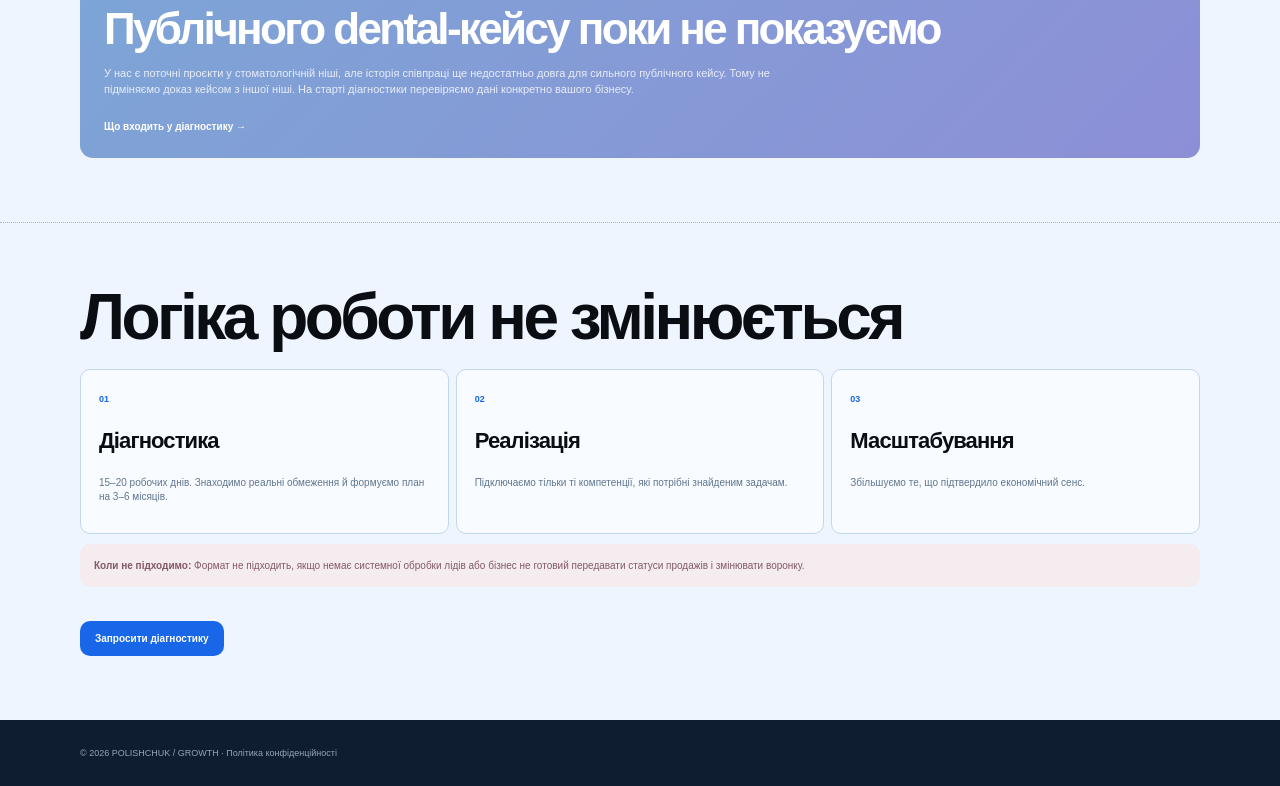
<file: dental-medical-performance/index.html>
<!doctype html><html lang="uk"><head><meta charset="utf-8"><meta name="viewport" content="width=device-width,initial-scale=1">
<title>Performance-система для стоматології та медицини — POLISHCHUK / GROWTH</title><meta name="description" content="Для бізнесів із дорогими послугами або обладнанням, де важлива не вартість заявки сама по собі, а її якість, обробка та реальний продаж.">
<link rel="canonical" href="https://dimpolischuk2003-cyber.github.io/growth/dental-medical-performance/">
<meta property="og:type" content="website"><meta property="og:title" content="Performance-система для стоматології та медицини"><meta property="og:description" content="Для бізнесів із дорогими послугами або обладнанням, де важлива не вартість заявки сама по собі, а її якість, обробка та реальний продаж.">
<meta property="og:image" content="https://dimpolischuk2003-cyber.github.io/growth/assets/og/og-main.png">
<link rel="icon" href="../assets/favicon.svg" type="image/svg+xml"><style>
:root{--bg:#eef5ff;--paper:#f8fbff;--ink:#0a0d12;--blue:#1767e8;--muted:#5d7088;--line:#c2d6ed}
*{box-sizing:border-box}html{scroll-behavior:smooth}body{margin:0;background:var(--bg);color:var(--ink);font-family:Arial,Helvetica,sans-serif}a{color:inherit;text-decoration:none}
.wrap{width:min(calc(100% - 32px),1120px);margin:auto}.nav{position:sticky;top:0;z-index:10;background:rgba(238,245,255,.9);backdrop-filter:blur(14px);border-bottom:1px solid var(--line)}
.navin{height:64px;display:flex;align-items:center;justify-content:space-between;gap:16px}.brand{font-size:12px;font-weight:900;letter-spacing:.08em}.brand b{color:var(--blue)}.navlinks{display:flex;gap:14px;font-size:10px;font-weight:900;color:#526a87}
.hero{padding:80px 0 54px}.eyebrow{color:#315f96;font-size:10px;font-weight:900;text-transform:uppercase}.hero h1{max-width:960px;margin:14px 0 18px;font-size:clamp(54px,7.4vw,92px);line-height:.9;letter-spacing:-.07em}.lead{max-width:760px;color:var(--muted);font-size:17px;line-height:1.55}.chips{display:flex;gap:7px;flex-wrap:wrap;margin-top:22px}.chip{padding:8px 10px;border:1px solid #bfd3eb;border-radius:999px;background:#fff;color:#466987;font-size:9px;font-weight:900}
.cta{display:inline-flex;margin-top:24px;padding:12px 15px;border-radius:10px;background:var(--blue);color:#fff;font-size:10px;font-weight:900}
.section{padding:64px 0;border-top:1px dotted #9ab9df}.section h2{margin:0 0 22px;font-size:clamp(40px,5vw,66px);line-height:.94;letter-spacing:-.055em}.grid3{display:grid;grid-template-columns:repeat(3,1fr);gap:7px}.card{min-height:190px;padding:18px;border:3px solid #fff;box-shadow:0 0 0 1px var(--line) inset;background:#deebfb;border-radius:11px}.card strong{display:block;color:#235f9f;font-size:14px}.card p{color:#5d7490;font-size:10px;line-height:1.5}
.proof{padding:24px;border-radius:13px;background:linear-gradient(135deg,#7da5d6,#8d8fd6);color:#fff}.proof strong{font-size:44px;letter-spacing:-.06em}.proof p{max-width:680px;color:rgba(255,255,255,.82);font-size:11px;line-height:1.5}.proof a{display:inline-block;margin-top:12px;font-size:10px;font-weight:900}
.process{display:grid;grid-template-columns:repeat(3,1fr);gap:7px}.step{padding:18px;border-radius:10px;background:#f8fbff;border:1px solid var(--line)}.step span{color:var(--blue);font-size:9px;font-weight:900}.step h3{font-size:22px;letter-spacing:-.04em}.step p{color:#60758e;font-size:10px;line-height:1.45}
.note{padding:14px;border-radius:10px;background:#f4ecef;color:#835968;font-size:10px;line-height:1.5}footer{padding:28px 0;background:#0f1d31;color:#94a5b9;font-size:9px}
@media(max-width:760px){.navlinks{display:none}.grid3,.process{grid-template-columns:1fr}.hero h1{font-size:50px}}
</style></head>
<body><header class="nav"><div class="wrap navin"><a class="brand" href="../">POLISHCHUK / <b>GROWTH</b></a><nav class="navlinks"><a href="#problems">Обмеження</a><a href="#data">Дані</a><a href="#proof">Доказ</a><a href="#process">Як працюємо</a></nav></div></header>
<main><section class="hero"><div class="wrap"><div class="eyebrow">Зовнішня performance-команда · окремий напрям</div><h1>Performance-система для стоматології та медицини</h1><p class="lead">Для бізнесів із дорогими послугами або обладнанням, де важлива не вартість заявки сама по собі, а її якість, обробка та реальний продаж.</p><div class="chips"><span class="chip">Стабільні продажі</span><span class="chip">Бюджет від €10 000/міс.</span><span class="chip">CRM / статуси лідів</span><span class="chip">Довший цикл рішення</span></div><a class="cta" href="../index.html?segment=dental#contact">Запросити діагностику</a></div></section>
<section class="section" id="problems"><div class="wrap"><h2>Де найчастіше з’являється стеля росту</h2><div class="grid3"><article class="card"><strong>Заявка ≠ продаж</strong><p>Дешевший лід може виявитися гіршим клієнтом. Потрібно бачити шлях від реклами до реального продажу.</p></article><article class="card"><strong>Реклама і продажі живуть окремо</strong><p>Marketing оптимізує CPL, sales — свою конверсію. Без єдиних статусів складно зрозуміти, що масштабувати.</p></article><article class="card"><strong>Складний продукт</strong><p>Клієнту потрібні докази, пояснення, консультація й інколи кілька контактів до рішення.</p></article></div></div></section>
<section class="section" id="data"><div class="wrap"><h2>Які дані потрібні, щоб не гадати</h2><div class="grid3"><article class="card"><strong>CRM і статуси</strong><p>Новий лід → контакт → зустріч / консультація → пропозиція → продаж.</p></article><article class="card"><strong>Економіка</strong><p>Маржа, середній чек, цикл угоди, допустима вартість клієнта.</p></article><article class="card"><strong>Маркетингові дані</strong><p>Meta/Google, GA4, джерела, форми, квізи, дзвінки — якщо їх можна коректно пов’язати.</p></article></div></div></section>
<section class="section" id="proof"><div class="wrap"><div class="proof"><strong>Публічного dental-кейсу поки не показуємо</strong><p>У нас є поточні проєкти у стоматологічній ніші, але історія співпраці ще недостатньо довга для сильного публічного кейсу. Тому не підміняємо доказ кейсом з іншої ніші. На старті діагностики перевіряємо дані конкретно вашого бізнесу.</p><a href="../index.html#diagnostic">Що входить у діагностику →</a></div></div></section>
<section class="section" id="process"><div class="wrap"><h2>Логіка роботи не змінюється</h2><div class="process"><div class="step"><span>01</span><h3>Діагностика</h3><p>15–20 робочих днів. Знаходимо реальні обмеження й формуємо план на 3–6 місяців.</p></div><div class="step"><span>02</span><h3>Реалізація</h3><p>Підключаємо тільки ті компетенції, які потрібні знайденим задачам.</p></div><div class="step"><span>03</span><h3>Масштабування</h3><p>Збільшуємо те, що підтвердило економічний сенс.</p></div></div><p class="note"><strong>Коли не підходимо:</strong> Формат не підходить, якщо немає системної обробки лідів або бізнес не готовий передавати статуси продажів і змінювати воронку.</p><a class="cta" href="../index.html?segment=dental#contact">Запросити діагностику</a></div></section></main>
<footer><div class="wrap">© 2026 POLISHCHUK / GROWTH · <a href="../privacy.html">Політика конфіденційності</a></div></footer></body></html>
</file>
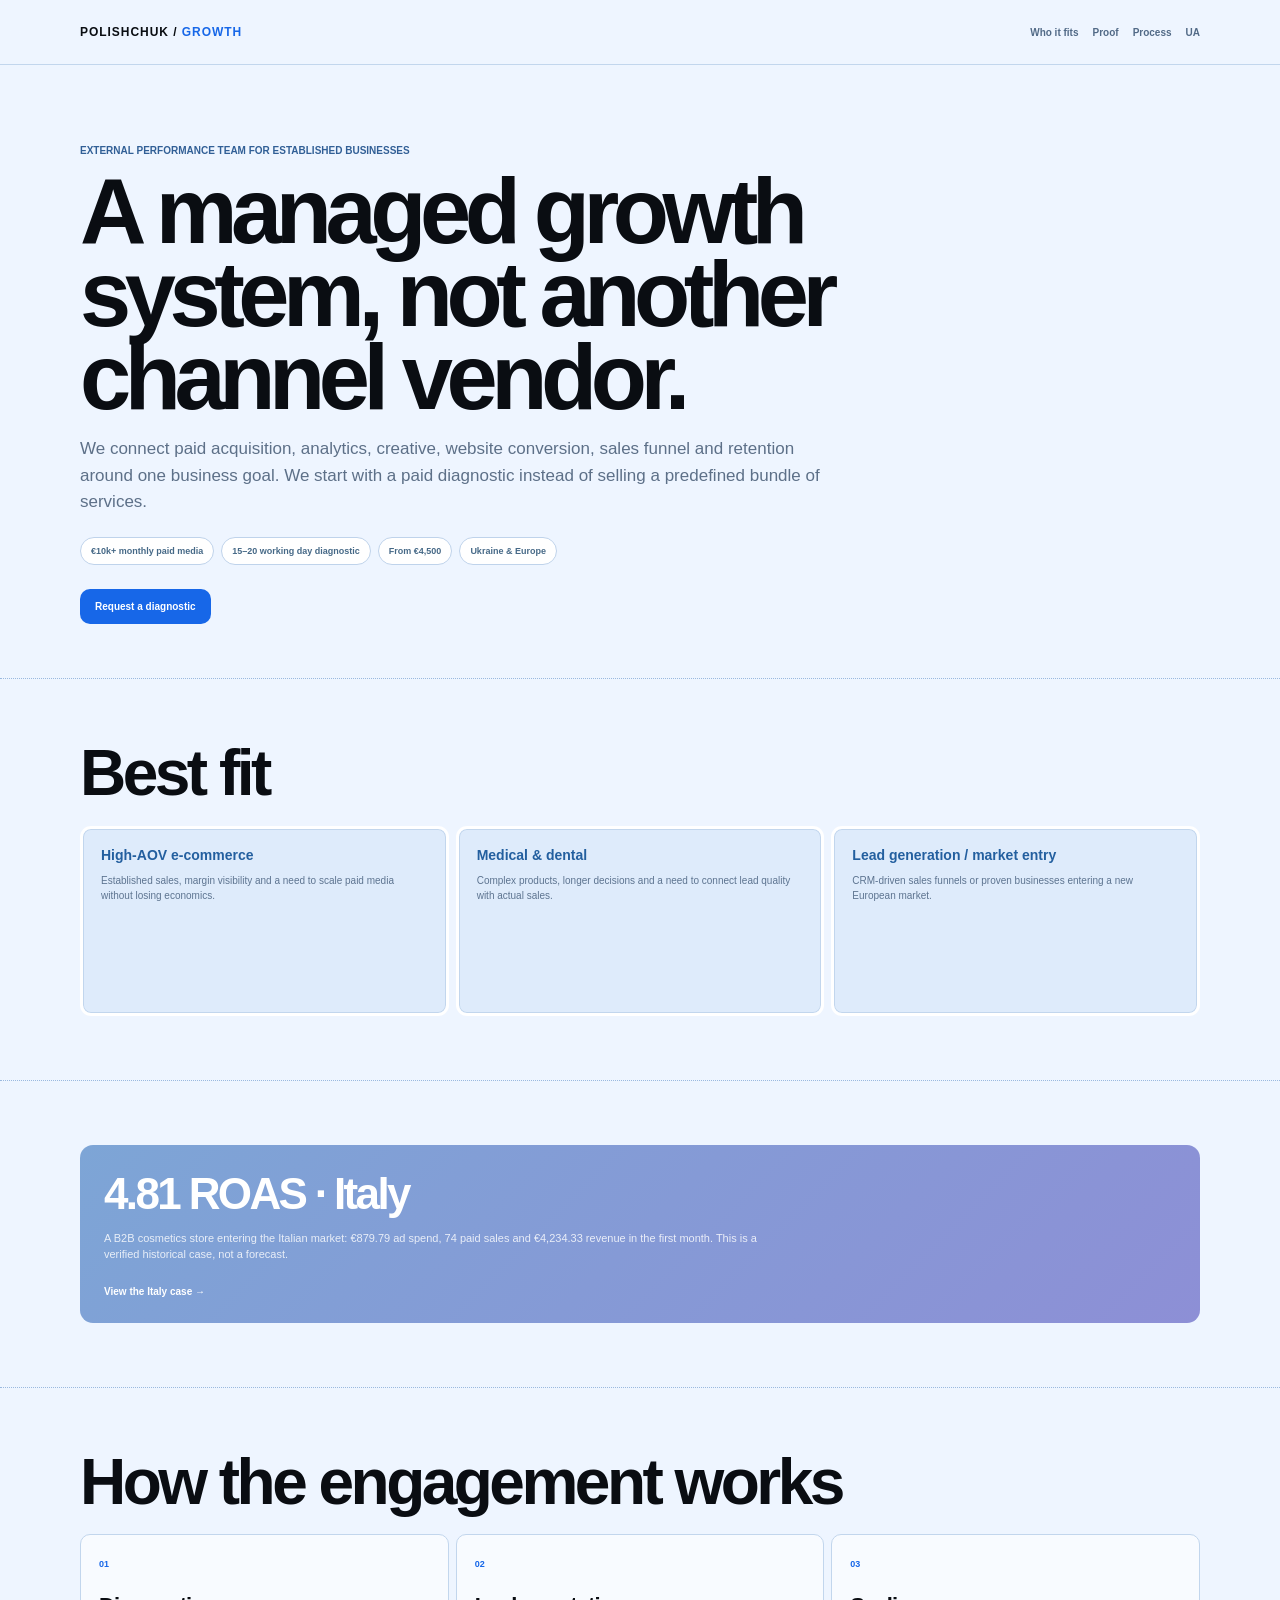
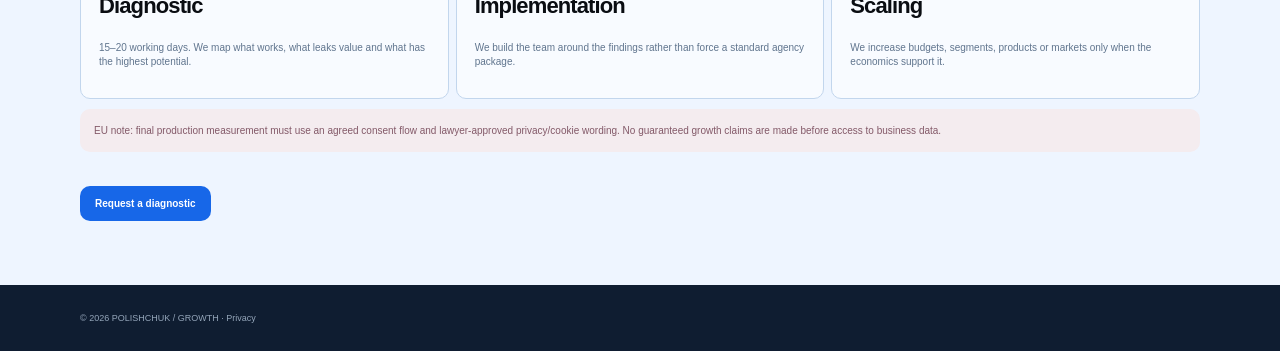
<file: en/index.html>
<!doctype html><html lang="en"><head><meta charset="utf-8"><meta name="viewport" content="width=device-width,initial-scale=1">
<title>POLISHCHUK / GROWTH — External performance team for established businesses</title>
<meta name="description" content="We connect paid acquisition, analytics, creative, conversion and retention into one managed growth system. Start with a paid 15–20 day diagnostic.">
<link rel="canonical" href="https://dimpolischuk2003-cyber.github.io/growth/en/">
<link rel="alternate" hreflang="uk" href="https://dimpolischuk2003-cyber.github.io/growth/"><link rel="alternate" hreflang="en" href="https://dimpolischuk2003-cyber.github.io/growth/en/">
<meta property="og:title" content="POLISHCHUK / GROWTH — External performance team"><meta property="og:description" content="Diagnostic first. Then implementation and scaling based on verified growth opportunities."><meta property="og:image" content="https://dimpolischuk2003-cyber.github.io/growth/assets/og/og-main.png">
<link rel="icon" href="../assets/favicon.svg" type="image/svg+xml"><style>
:root{--bg:#eef5ff;--paper:#f8fbff;--ink:#0a0d12;--blue:#1767e8;--muted:#5d7088;--line:#c2d6ed}
*{box-sizing:border-box}html{scroll-behavior:smooth}body{margin:0;background:var(--bg);color:var(--ink);font-family:Arial,Helvetica,sans-serif}a{color:inherit;text-decoration:none}
.wrap{width:min(calc(100% - 32px),1120px);margin:auto}.nav{position:sticky;top:0;z-index:10;background:rgba(238,245,255,.9);backdrop-filter:blur(14px);border-bottom:1px solid var(--line)}
.navin{height:64px;display:flex;align-items:center;justify-content:space-between;gap:16px}.brand{font-size:12px;font-weight:900;letter-spacing:.08em}.brand b{color:var(--blue)}.navlinks{display:flex;gap:14px;font-size:10px;font-weight:900;color:#526a87}
.hero{padding:80px 0 54px}.eyebrow{color:#315f96;font-size:10px;font-weight:900;text-transform:uppercase}.hero h1{max-width:960px;margin:14px 0 18px;font-size:clamp(54px,7.4vw,92px);line-height:.9;letter-spacing:-.07em}.lead{max-width:760px;color:var(--muted);font-size:17px;line-height:1.55}.chips{display:flex;gap:7px;flex-wrap:wrap;margin-top:22px}.chip{padding:8px 10px;border:1px solid #bfd3eb;border-radius:999px;background:#fff;color:#466987;font-size:9px;font-weight:900}
.cta{display:inline-flex;margin-top:24px;padding:12px 15px;border-radius:10px;background:var(--blue);color:#fff;font-size:10px;font-weight:900}
.section{padding:64px 0;border-top:1px dotted #9ab9df}.section h2{margin:0 0 22px;font-size:clamp(40px,5vw,66px);line-height:.94;letter-spacing:-.055em}.grid3{display:grid;grid-template-columns:repeat(3,1fr);gap:7px}.card{min-height:190px;padding:18px;border:3px solid #fff;box-shadow:0 0 0 1px var(--line) inset;background:#deebfb;border-radius:11px}.card strong{display:block;color:#235f9f;font-size:14px}.card p{color:#5d7490;font-size:10px;line-height:1.5}
.proof{padding:24px;border-radius:13px;background:linear-gradient(135deg,#7da5d6,#8d8fd6);color:#fff}.proof strong{font-size:44px;letter-spacing:-.06em}.proof p{max-width:680px;color:rgba(255,255,255,.82);font-size:11px;line-height:1.5}.proof a{display:inline-block;margin-top:12px;font-size:10px;font-weight:900}
.process{display:grid;grid-template-columns:repeat(3,1fr);gap:7px}.step{padding:18px;border-radius:10px;background:#f8fbff;border:1px solid var(--line)}.step span{color:var(--blue);font-size:9px;font-weight:900}.step h3{font-size:22px;letter-spacing:-.04em}.step p{color:#60758e;font-size:10px;line-height:1.45}
.note{padding:14px;border-radius:10px;background:#f4ecef;color:#835968;font-size:10px;line-height:1.5}footer{padding:28px 0;background:#0f1d31;color:#94a5b9;font-size:9px}
@media(max-width:760px){.navlinks{display:none}.grid3,.process{grid-template-columns:1fr}.hero h1{font-size:50px}}
</style></head>
<body><header class="nav"><div class="wrap navin"><a class="brand" href="../">POLISHCHUK / <b>GROWTH</b></a><nav class="navlinks"><a href="#fit">Who it fits</a><a href="#proof">Proof</a><a href="#process">Process</a><a href="../">UA</a></nav></div></header>
<main><section class="hero"><div class="wrap"><div class="eyebrow">External performance team for established businesses</div><h1>A managed growth system, not another channel vendor.</h1><p class="lead">We connect paid acquisition, analytics, creative, website conversion, sales funnel and retention around one business goal. We start with a paid diagnostic instead of selling a predefined bundle of services.</p>
<div class="chips"><span class="chip">€10k+ monthly paid media</span><span class="chip">15–20 working day diagnostic</span><span class="chip">From €4,500</span><span class="chip">Ukraine & Europe</span></div><a class="cta" href="../index.html#contact">Request a diagnostic</a></div></section>
<section class="section" id="fit"><div class="wrap"><h2>Best fit</h2><div class="grid3"><article class="card"><strong>High-AOV e-commerce</strong><p>Established sales, margin visibility and a need to scale paid media without losing economics.</p></article><article class="card"><strong>Medical & dental</strong><p>Complex products, longer decisions and a need to connect lead quality with actual sales.</p></article><article class="card"><strong>Lead generation / market entry</strong><p>CRM-driven sales funnels or proven businesses entering a new European market.</p></article></div></div></section>
<section class="section" id="proof"><div class="wrap"><div class="proof"><strong>4.81 ROAS · Italy</strong><p>A B2B cosmetics store entering the Italian market: €879.79 ad spend, 74 paid sales and €4,234.33 revenue in the first month. This is a verified historical case, not a forecast.</p><a href="../cases/italy.html">View the Italy case →</a></div></div></section>
<section class="section" id="process"><div class="wrap"><h2>How the engagement works</h2><div class="process"><div class="step"><span>01</span><h3>Diagnostic</h3><p>15–20 working days. We map what works, what leaks value and what has the highest potential.</p></div><div class="step"><span>02</span><h3>Implementation</h3><p>We build the team around the findings rather than force a standard agency package.</p></div><div class="step"><span>03</span><h3>Scaling</h3><p>We increase budgets, segments, products or markets only when the economics support it.</p></div></div>
<p class="note">EU note: final production measurement must use an agreed consent flow and lawyer-approved privacy/cookie wording. No guaranteed growth claims are made before access to business data.</p><a class="cta" href="../index.html#contact">Request a diagnostic</a></div></section></main>
<footer><div class="wrap">© 2026 POLISHCHUK / GROWTH · <a href="../privacy.html">Privacy</a></div></footer></body></html>
</file>
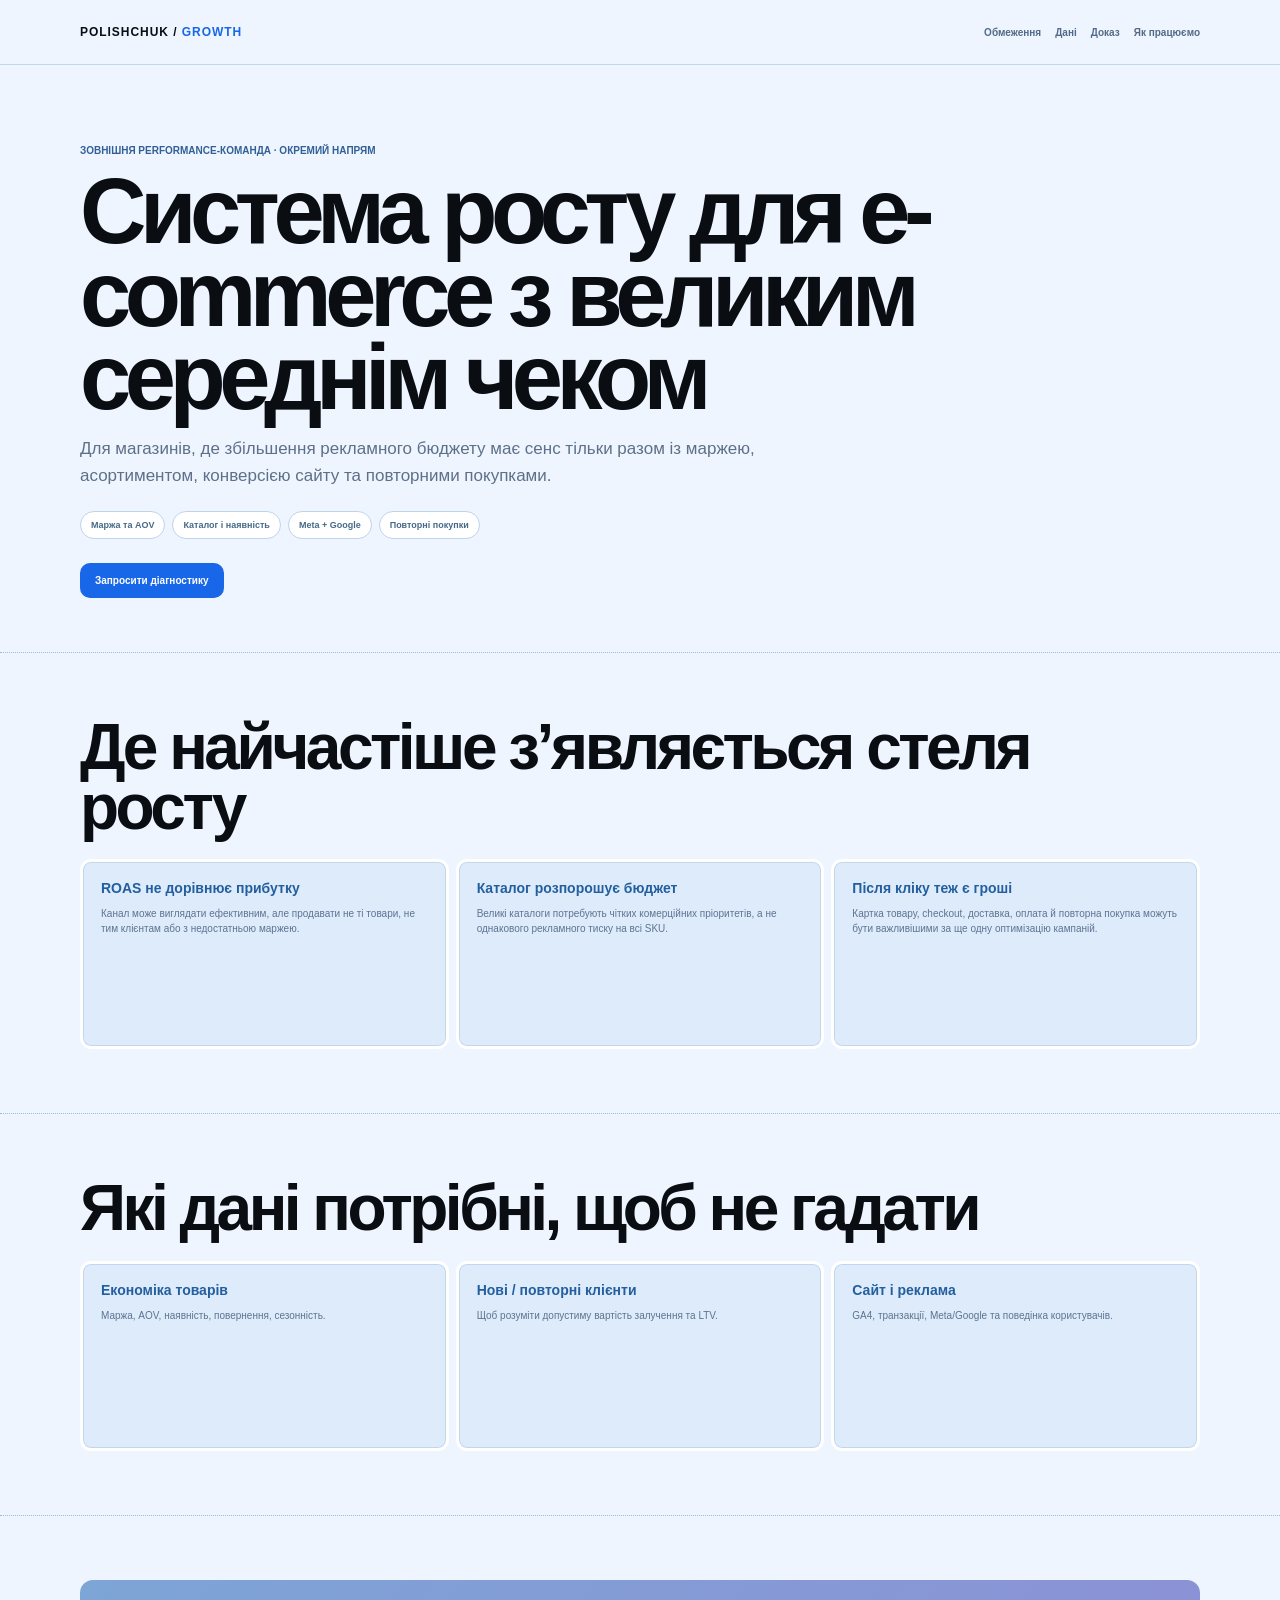
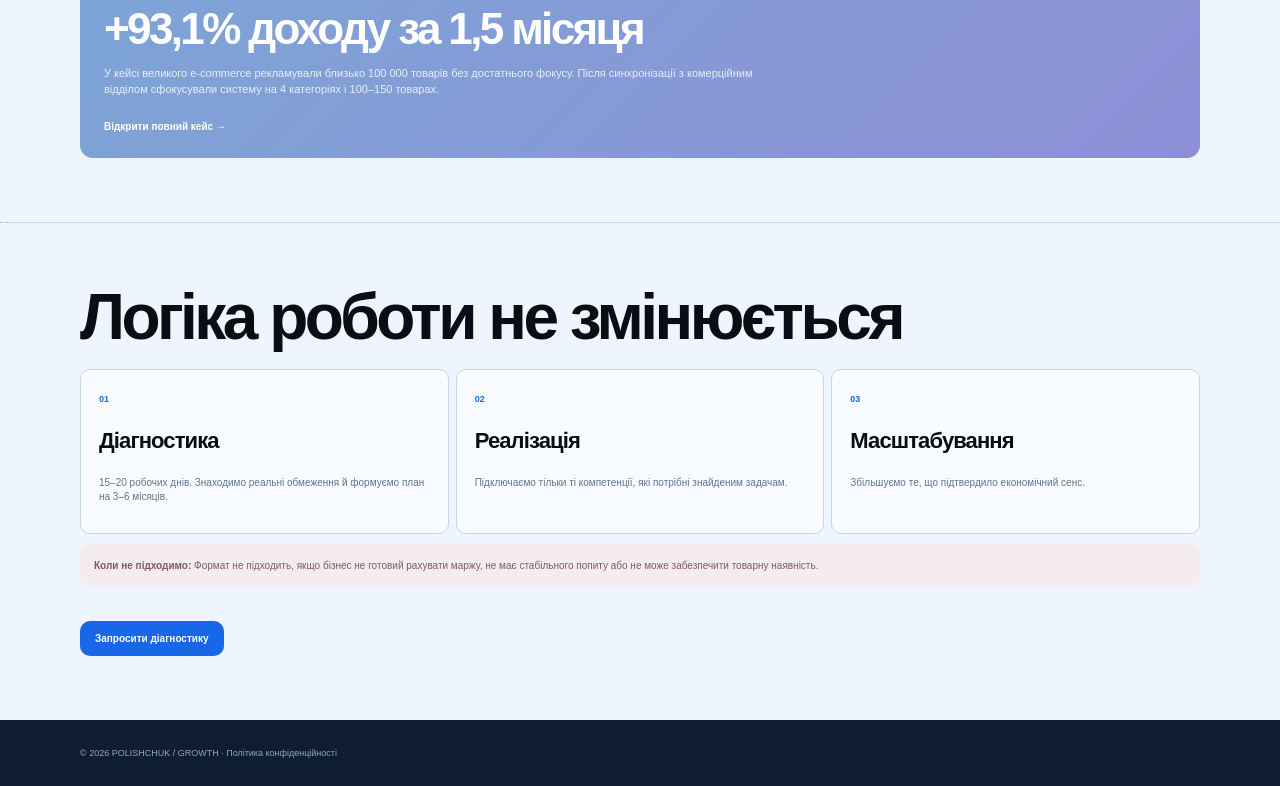
<file: high-aov-ecommerce-growth/index.html>
<!doctype html><html lang="uk"><head><meta charset="utf-8"><meta name="viewport" content="width=device-width,initial-scale=1">
<title>Система росту для e-commerce з великим середнім чеком — POLISHCHUK / GROWTH</title><meta name="description" content="Для магазинів, де збільшення рекламного бюджету має сенс тільки разом із маржею, асортиментом, конверсією сайту та повторними покупками.">
<link rel="canonical" href="https://dimpolischuk2003-cyber.github.io/growth/high-aov-ecommerce-growth/">
<meta property="og:type" content="website"><meta property="og:title" content="Система росту для e-commerce з великим середнім чеком"><meta property="og:description" content="Для магазинів, де збільшення рекламного бюджету має сенс тільки разом із маржею, асортиментом, конверсією сайту та повторними покупками.">
<meta property="og:image" content="https://dimpolischuk2003-cyber.github.io/growth/assets/og/og-main.png">
<link rel="icon" href="../assets/favicon.svg" type="image/svg+xml"><style>
:root{--bg:#eef5ff;--paper:#f8fbff;--ink:#0a0d12;--blue:#1767e8;--muted:#5d7088;--line:#c2d6ed}
*{box-sizing:border-box}html{scroll-behavior:smooth}body{margin:0;background:var(--bg);color:var(--ink);font-family:Arial,Helvetica,sans-serif}a{color:inherit;text-decoration:none}
.wrap{width:min(calc(100% - 32px),1120px);margin:auto}.nav{position:sticky;top:0;z-index:10;background:rgba(238,245,255,.9);backdrop-filter:blur(14px);border-bottom:1px solid var(--line)}
.navin{height:64px;display:flex;align-items:center;justify-content:space-between;gap:16px}.brand{font-size:12px;font-weight:900;letter-spacing:.08em}.brand b{color:var(--blue)}.navlinks{display:flex;gap:14px;font-size:10px;font-weight:900;color:#526a87}
.hero{padding:80px 0 54px}.eyebrow{color:#315f96;font-size:10px;font-weight:900;text-transform:uppercase}.hero h1{max-width:960px;margin:14px 0 18px;font-size:clamp(54px,7.4vw,92px);line-height:.9;letter-spacing:-.07em}.lead{max-width:760px;color:var(--muted);font-size:17px;line-height:1.55}.chips{display:flex;gap:7px;flex-wrap:wrap;margin-top:22px}.chip{padding:8px 10px;border:1px solid #bfd3eb;border-radius:999px;background:#fff;color:#466987;font-size:9px;font-weight:900}
.cta{display:inline-flex;margin-top:24px;padding:12px 15px;border-radius:10px;background:var(--blue);color:#fff;font-size:10px;font-weight:900}
.section{padding:64px 0;border-top:1px dotted #9ab9df}.section h2{margin:0 0 22px;font-size:clamp(40px,5vw,66px);line-height:.94;letter-spacing:-.055em}.grid3{display:grid;grid-template-columns:repeat(3,1fr);gap:7px}.card{min-height:190px;padding:18px;border:3px solid #fff;box-shadow:0 0 0 1px var(--line) inset;background:#deebfb;border-radius:11px}.card strong{display:block;color:#235f9f;font-size:14px}.card p{color:#5d7490;font-size:10px;line-height:1.5}
.proof{padding:24px;border-radius:13px;background:linear-gradient(135deg,#7da5d6,#8d8fd6);color:#fff}.proof strong{font-size:44px;letter-spacing:-.06em}.proof p{max-width:680px;color:rgba(255,255,255,.82);font-size:11px;line-height:1.5}.proof a{display:inline-block;margin-top:12px;font-size:10px;font-weight:900}
.process{display:grid;grid-template-columns:repeat(3,1fr);gap:7px}.step{padding:18px;border-radius:10px;background:#f8fbff;border:1px solid var(--line)}.step span{color:var(--blue);font-size:9px;font-weight:900}.step h3{font-size:22px;letter-spacing:-.04em}.step p{color:#60758e;font-size:10px;line-height:1.45}
.note{padding:14px;border-radius:10px;background:#f4ecef;color:#835968;font-size:10px;line-height:1.5}footer{padding:28px 0;background:#0f1d31;color:#94a5b9;font-size:9px}
@media(max-width:760px){.navlinks{display:none}.grid3,.process{grid-template-columns:1fr}.hero h1{font-size:50px}}
</style></head>
<body><header class="nav"><div class="wrap navin"><a class="brand" href="../">POLISHCHUK / <b>GROWTH</b></a><nav class="navlinks"><a href="#problems">Обмеження</a><a href="#data">Дані</a><a href="#proof">Доказ</a><a href="#process">Як працюємо</a></nav></div></header>
<main><section class="hero"><div class="wrap"><div class="eyebrow">Зовнішня performance-команда · окремий напрям</div><h1>Система росту для e-commerce з великим середнім чеком</h1><p class="lead">Для магазинів, де збільшення рекламного бюджету має сенс тільки разом із маржею, асортиментом, конверсією сайту та повторними покупками.</p><div class="chips"><span class="chip">Маржа та AOV</span><span class="chip">Каталог і наявність</span><span class="chip">Meta + Google</span><span class="chip">Повторні покупки</span></div><a class="cta" href="../index.html?segment=ecom#contact">Запросити діагностику</a></div></section>
<section class="section" id="problems"><div class="wrap"><h2>Де найчастіше з’являється стеля росту</h2><div class="grid3"><article class="card"><strong>ROAS не дорівнює прибутку</strong><p>Канал може виглядати ефективним, але продавати не ті товари, не тим клієнтам або з недостатньою маржею.</p></article><article class="card"><strong>Каталог розпорошує бюджет</strong><p>Великі каталоги потребують чітких комерційних пріоритетів, а не однакового рекламного тиску на всі SKU.</p></article><article class="card"><strong>Після кліку теж є гроші</strong><p>Картка товару, checkout, доставка, оплата й повторна покупка можуть бути важливішими за ще одну оптимізацію кампаній.</p></article></div></div></section>
<section class="section" id="data"><div class="wrap"><h2>Які дані потрібні, щоб не гадати</h2><div class="grid3"><article class="card"><strong>Економіка товарів</strong><p>Маржа, AOV, наявність, повернення, сезонність.</p></article><article class="card"><strong>Нові / повторні клієнти</strong><p>Щоб розуміти допустиму вартість залучення та LTV.</p></article><article class="card"><strong>Сайт і реклама</strong><p>GA4, транзакції, Meta/Google та поведінка користувачів.</p></article></div></div></section>
<section class="section" id="proof"><div class="wrap"><div class="proof"><strong>+93,1% доходу за 1,5 місяця</strong><p>У кейсі великого e-commerce рекламували близько 100 000 товарів без достатнього фокусу. Після синхронізації з комерційним відділом сфокусували систему на 4 категоріях і 100–150 товарах.</p><a href="../cases/zhuk.html">Відкрити повний кейс →</a></div></div></section>
<section class="section" id="process"><div class="wrap"><h2>Логіка роботи не змінюється</h2><div class="process"><div class="step"><span>01</span><h3>Діагностика</h3><p>15–20 робочих днів. Знаходимо реальні обмеження й формуємо план на 3–6 місяців.</p></div><div class="step"><span>02</span><h3>Реалізація</h3><p>Підключаємо тільки ті компетенції, які потрібні знайденим задачам.</p></div><div class="step"><span>03</span><h3>Масштабування</h3><p>Збільшуємо те, що підтвердило економічний сенс.</p></div></div><p class="note"><strong>Коли не підходимо:</strong> Формат не підходить, якщо бізнес не готовий рахувати маржу, не має стабільного попиту або не може забезпечити товарну наявність.</p><a class="cta" href="../index.html?segment=ecom#contact">Запросити діагностику</a></div></section></main>
<footer><div class="wrap">© 2026 POLISHCHUK / GROWTH · <a href="../privacy.html">Політика конфіденційності</a></div></footer></body></html>
</file>
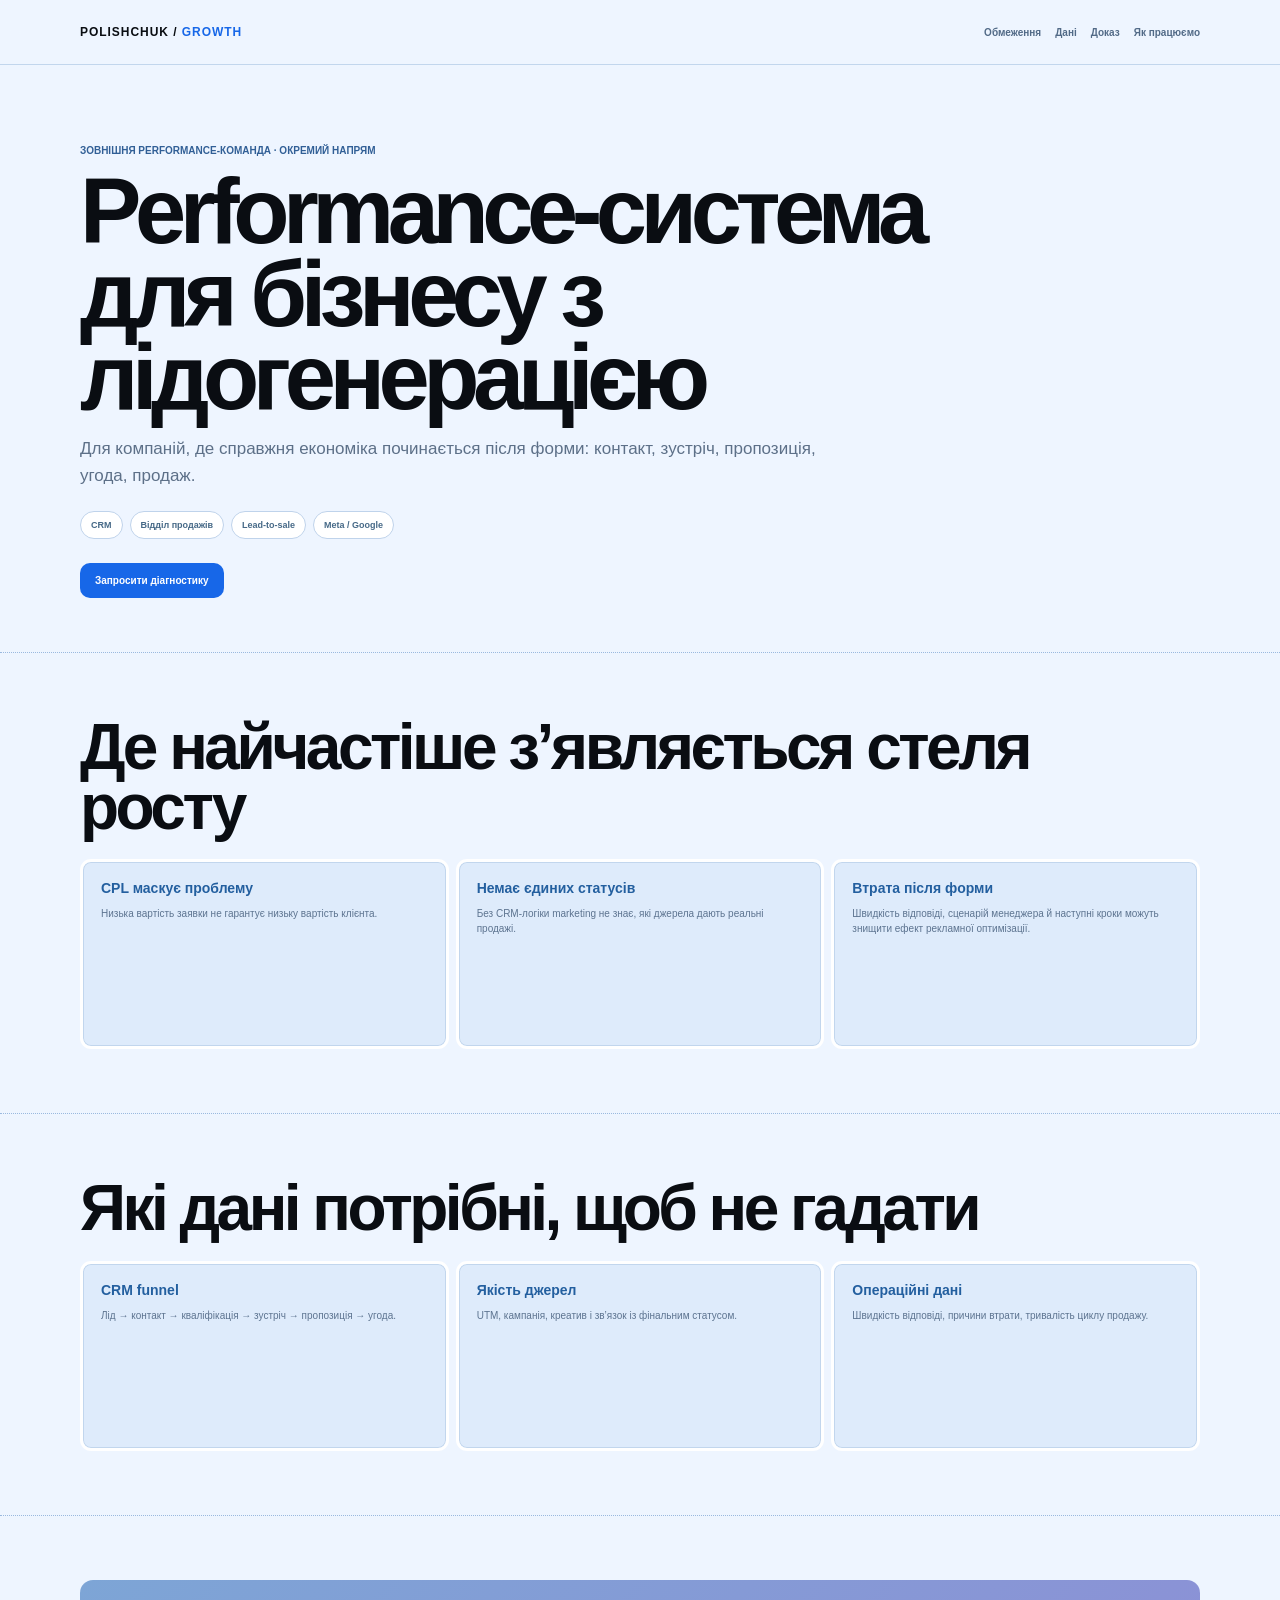
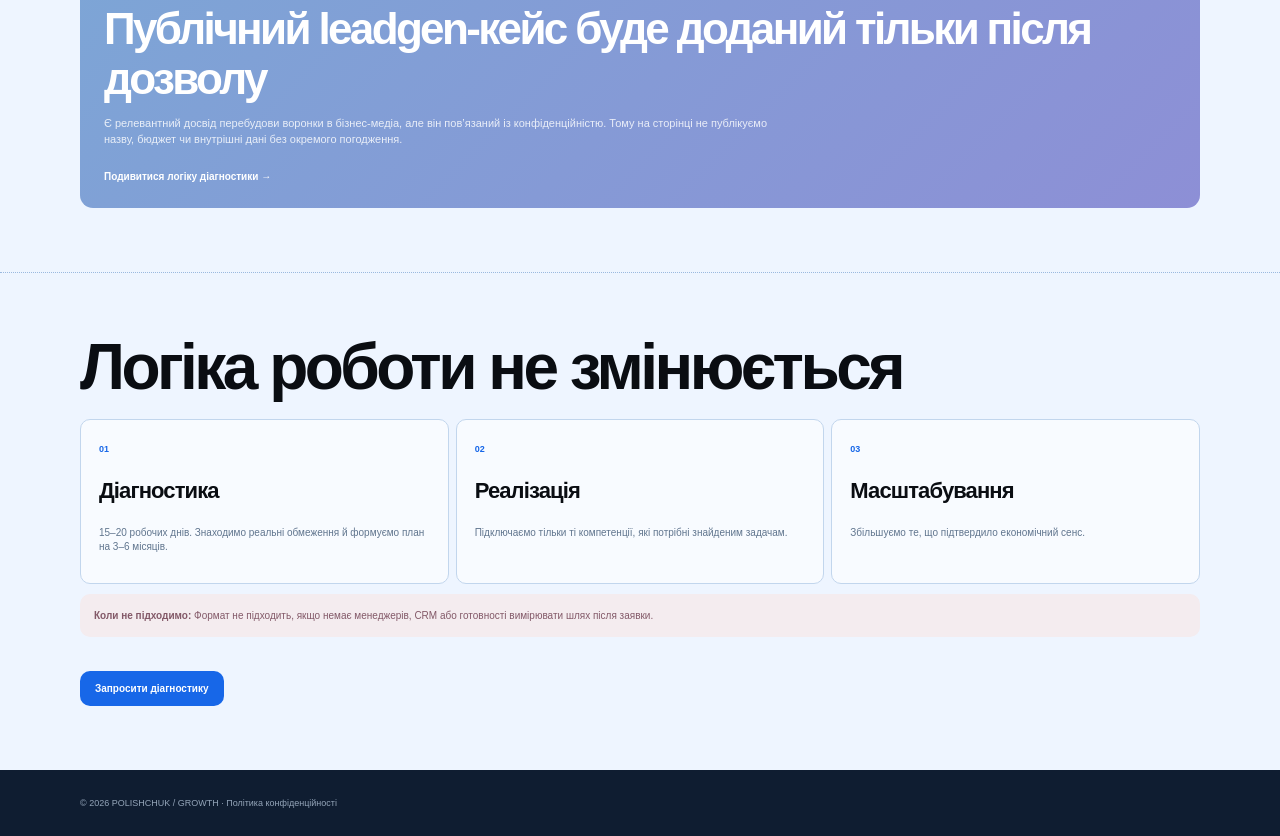
<file: lead-generation-system/index.html>
<!doctype html><html lang="uk"><head><meta charset="utf-8"><meta name="viewport" content="width=device-width,initial-scale=1">
<title>Performance-система для бізнесу з лідогенерацією — POLISHCHUK / GROWTH</title><meta name="description" content="Для компаній, де справжня економіка починається після форми: контакт, зустріч, пропозиція, угода, продаж.">
<link rel="canonical" href="https://dimpolischuk2003-cyber.github.io/growth/lead-generation-system/">
<meta property="og:type" content="website"><meta property="og:title" content="Performance-система для бізнесу з лідогенерацією"><meta property="og:description" content="Для компаній, де справжня економіка починається після форми: контакт, зустріч, пропозиція, угода, продаж.">
<meta property="og:image" content="https://dimpolischuk2003-cyber.github.io/growth/assets/og/og-main.png">
<link rel="icon" href="../assets/favicon.svg" type="image/svg+xml"><style>
:root{--bg:#eef5ff;--paper:#f8fbff;--ink:#0a0d12;--blue:#1767e8;--muted:#5d7088;--line:#c2d6ed}
*{box-sizing:border-box}html{scroll-behavior:smooth}body{margin:0;background:var(--bg);color:var(--ink);font-family:Arial,Helvetica,sans-serif}a{color:inherit;text-decoration:none}
.wrap{width:min(calc(100% - 32px),1120px);margin:auto}.nav{position:sticky;top:0;z-index:10;background:rgba(238,245,255,.9);backdrop-filter:blur(14px);border-bottom:1px solid var(--line)}
.navin{height:64px;display:flex;align-items:center;justify-content:space-between;gap:16px}.brand{font-size:12px;font-weight:900;letter-spacing:.08em}.brand b{color:var(--blue)}.navlinks{display:flex;gap:14px;font-size:10px;font-weight:900;color:#526a87}
.hero{padding:80px 0 54px}.eyebrow{color:#315f96;font-size:10px;font-weight:900;text-transform:uppercase}.hero h1{max-width:960px;margin:14px 0 18px;font-size:clamp(54px,7.4vw,92px);line-height:.9;letter-spacing:-.07em}.lead{max-width:760px;color:var(--muted);font-size:17px;line-height:1.55}.chips{display:flex;gap:7px;flex-wrap:wrap;margin-top:22px}.chip{padding:8px 10px;border:1px solid #bfd3eb;border-radius:999px;background:#fff;color:#466987;font-size:9px;font-weight:900}
.cta{display:inline-flex;margin-top:24px;padding:12px 15px;border-radius:10px;background:var(--blue);color:#fff;font-size:10px;font-weight:900}
.section{padding:64px 0;border-top:1px dotted #9ab9df}.section h2{margin:0 0 22px;font-size:clamp(40px,5vw,66px);line-height:.94;letter-spacing:-.055em}.grid3{display:grid;grid-template-columns:repeat(3,1fr);gap:7px}.card{min-height:190px;padding:18px;border:3px solid #fff;box-shadow:0 0 0 1px var(--line) inset;background:#deebfb;border-radius:11px}.card strong{display:block;color:#235f9f;font-size:14px}.card p{color:#5d7490;font-size:10px;line-height:1.5}
.proof{padding:24px;border-radius:13px;background:linear-gradient(135deg,#7da5d6,#8d8fd6);color:#fff}.proof strong{font-size:44px;letter-spacing:-.06em}.proof p{max-width:680px;color:rgba(255,255,255,.82);font-size:11px;line-height:1.5}.proof a{display:inline-block;margin-top:12px;font-size:10px;font-weight:900}
.process{display:grid;grid-template-columns:repeat(3,1fr);gap:7px}.step{padding:18px;border-radius:10px;background:#f8fbff;border:1px solid var(--line)}.step span{color:var(--blue);font-size:9px;font-weight:900}.step h3{font-size:22px;letter-spacing:-.04em}.step p{color:#60758e;font-size:10px;line-height:1.45}
.note{padding:14px;border-radius:10px;background:#f4ecef;color:#835968;font-size:10px;line-height:1.5}footer{padding:28px 0;background:#0f1d31;color:#94a5b9;font-size:9px}
@media(max-width:760px){.navlinks{display:none}.grid3,.process{grid-template-columns:1fr}.hero h1{font-size:50px}}
</style></head>
<body><header class="nav"><div class="wrap navin"><a class="brand" href="../">POLISHCHUK / <b>GROWTH</b></a><nav class="navlinks"><a href="#problems">Обмеження</a><a href="#data">Дані</a><a href="#proof">Доказ</a><a href="#process">Як працюємо</a></nav></div></header>
<main><section class="hero"><div class="wrap"><div class="eyebrow">Зовнішня performance-команда · окремий напрям</div><h1>Performance-система для бізнесу з лідогенерацією</h1><p class="lead">Для компаній, де справжня економіка починається після форми: контакт, зустріч, пропозиція, угода, продаж.</p><div class="chips"><span class="chip">CRM</span><span class="chip">Відділ продажів</span><span class="chip">Lead-to-sale</span><span class="chip">Meta / Google</span></div><a class="cta" href="../index.html?segment=leadgen#contact">Запросити діагностику</a></div></section>
<section class="section" id="problems"><div class="wrap"><h2>Де найчастіше з’являється стеля росту</h2><div class="grid3"><article class="card"><strong>CPL маскує проблему</strong><p>Низька вартість заявки не гарантує низьку вартість клієнта.</p></article><article class="card"><strong>Немає єдиних статусів</strong><p>Без CRM-логіки marketing не знає, які джерела дають реальні продажі.</p></article><article class="card"><strong>Втрата після форми</strong><p>Швидкість відповіді, сценарій менеджера й наступні кроки можуть знищити ефект рекламної оптимізації.</p></article></div></div></section>
<section class="section" id="data"><div class="wrap"><h2>Які дані потрібні, щоб не гадати</h2><div class="grid3"><article class="card"><strong>CRM funnel</strong><p>Лід → контакт → кваліфікація → зустріч → пропозиція → угода.</p></article><article class="card"><strong>Якість джерел</strong><p>UTM, кампанія, креатив і зв’язок із фінальним статусом.</p></article><article class="card"><strong>Операційні дані</strong><p>Швидкість відповіді, причини втрати, тривалість циклу продажу.</p></article></div></div></section>
<section class="section" id="proof"><div class="wrap"><div class="proof"><strong>Публічний leadgen-кейс буде доданий тільки після дозволу</strong><p>Є релевантний досвід перебудови воронки в бізнес-медіа, але він пов’язаний із конфіденційністю. Тому на сторінці не публікуємо назву, бюджет чи внутрішні дані без окремого погодження.</p><a href="../index.html#diagnostic">Подивитися логіку діагностики →</a></div></div></section>
<section class="section" id="process"><div class="wrap"><h2>Логіка роботи не змінюється</h2><div class="process"><div class="step"><span>01</span><h3>Діагностика</h3><p>15–20 робочих днів. Знаходимо реальні обмеження й формуємо план на 3–6 місяців.</p></div><div class="step"><span>02</span><h3>Реалізація</h3><p>Підключаємо тільки ті компетенції, які потрібні знайденим задачам.</p></div><div class="step"><span>03</span><h3>Масштабування</h3><p>Збільшуємо те, що підтвердило економічний сенс.</p></div></div><p class="note"><strong>Коли не підходимо:</strong> Формат не підходить, якщо немає менеджерів, CRM або готовності вимірювати шлях після заявки.</p><a class="cta" href="../index.html?segment=leadgen#contact">Запросити діагностику</a></div></section></main>
<footer><div class="wrap">© 2026 POLISHCHUK / GROWTH · <a href="../privacy.html">Політика конфіденційності</a></div></footer></body></html>
</file>
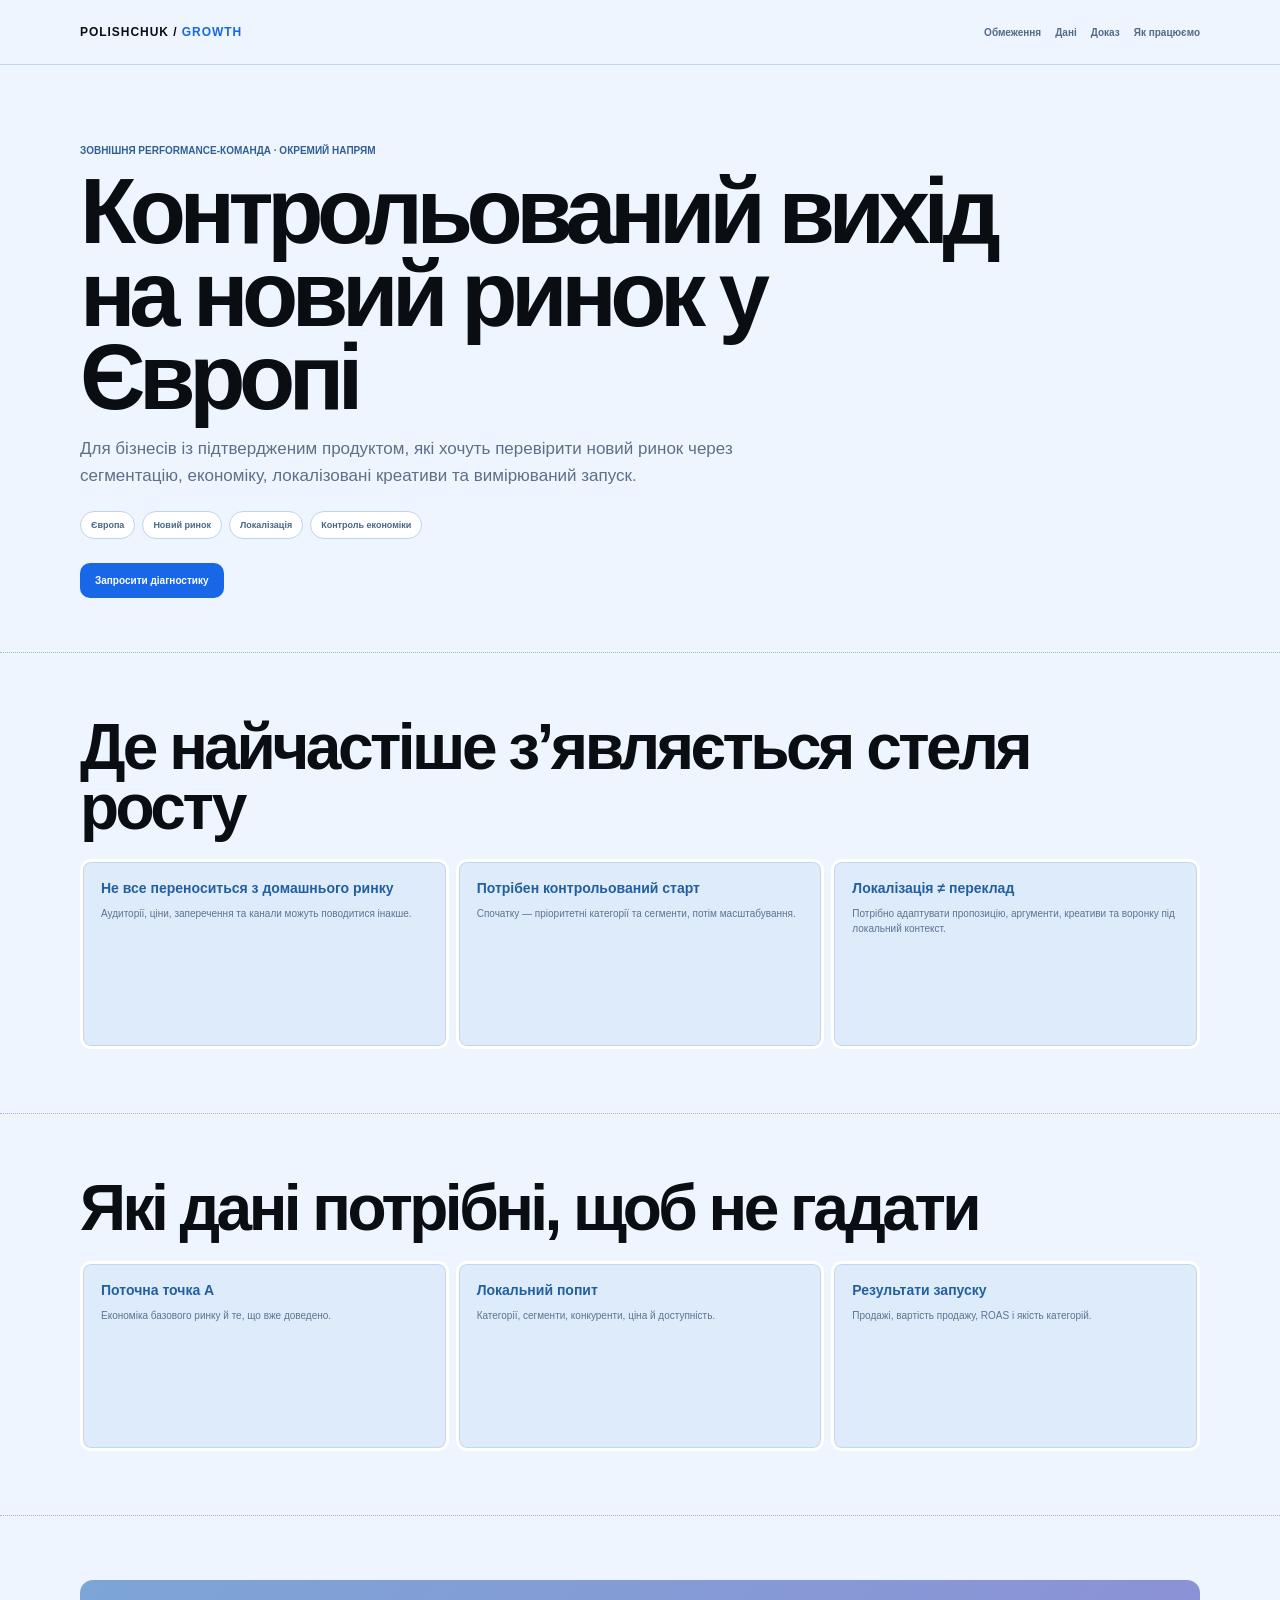
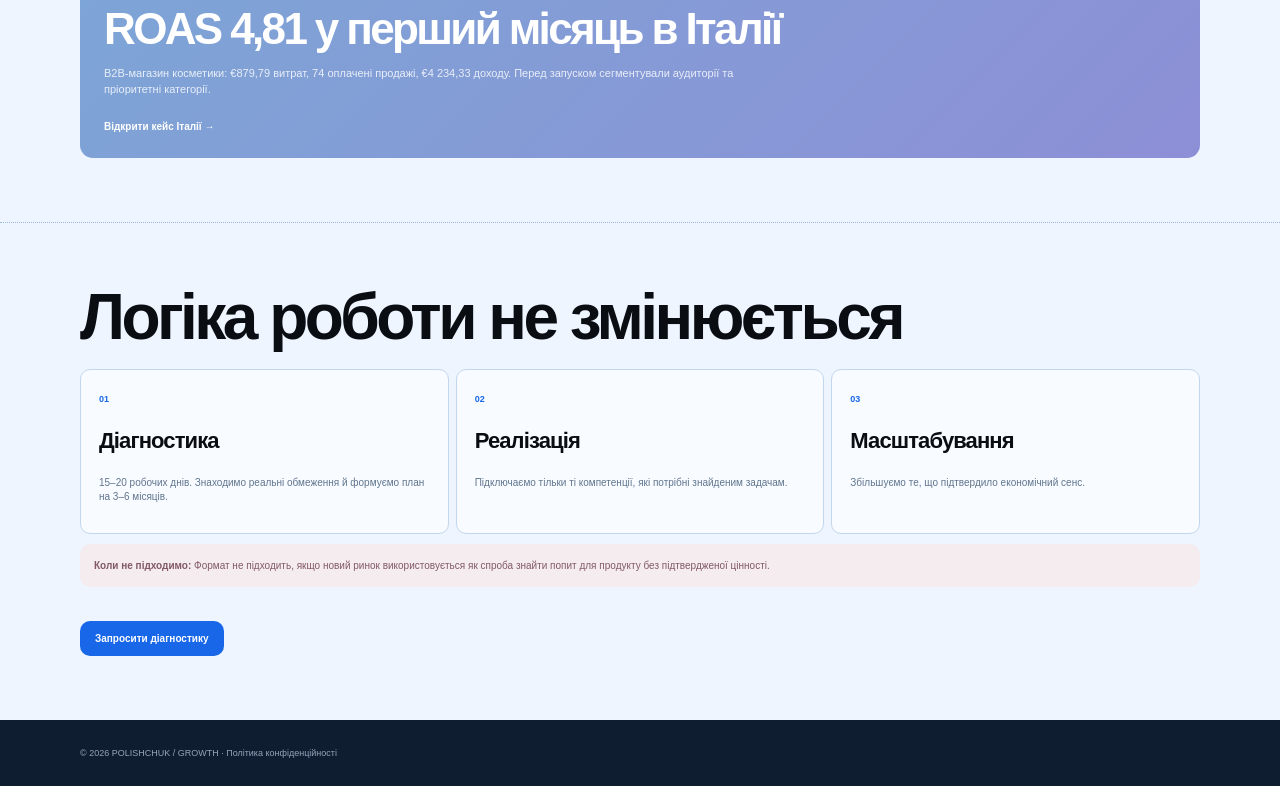
<file: market-entry-europe/index.html>
<!doctype html><html lang="uk"><head><meta charset="utf-8"><meta name="viewport" content="width=device-width,initial-scale=1">
<title>Контрольований вихід на новий ринок у Європі — POLISHCHUK / GROWTH</title><meta name="description" content="Для бізнесів із підтвердженим продуктом, які хочуть перевірити новий ринок через сегментацію, економіку, локалізовані креативи та вимірюваний запуск.">
<link rel="canonical" href="https://dimpolischuk2003-cyber.github.io/growth/market-entry-europe/">
<meta property="og:type" content="website"><meta property="og:title" content="Контрольований вихід на новий ринок у Європі"><meta property="og:description" content="Для бізнесів із підтвердженим продуктом, які хочуть перевірити новий ринок через сегментацію, економіку, локалізовані креативи та вимірюваний запуск.">
<meta property="og:image" content="https://dimpolischuk2003-cyber.github.io/growth/assets/og/og-main.png">
<link rel="icon" href="../assets/favicon.svg" type="image/svg+xml"><style>
:root{--bg:#eef5ff;--paper:#f8fbff;--ink:#0a0d12;--blue:#1767e8;--muted:#5d7088;--line:#c2d6ed}
*{box-sizing:border-box}html{scroll-behavior:smooth}body{margin:0;background:var(--bg);color:var(--ink);font-family:Arial,Helvetica,sans-serif}a{color:inherit;text-decoration:none}
.wrap{width:min(calc(100% - 32px),1120px);margin:auto}.nav{position:sticky;top:0;z-index:10;background:rgba(238,245,255,.9);backdrop-filter:blur(14px);border-bottom:1px solid var(--line)}
.navin{height:64px;display:flex;align-items:center;justify-content:space-between;gap:16px}.brand{font-size:12px;font-weight:900;letter-spacing:.08em}.brand b{color:var(--blue)}.navlinks{display:flex;gap:14px;font-size:10px;font-weight:900;color:#526a87}
.hero{padding:80px 0 54px}.eyebrow{color:#315f96;font-size:10px;font-weight:900;text-transform:uppercase}.hero h1{max-width:960px;margin:14px 0 18px;font-size:clamp(54px,7.4vw,92px);line-height:.9;letter-spacing:-.07em}.lead{max-width:760px;color:var(--muted);font-size:17px;line-height:1.55}.chips{display:flex;gap:7px;flex-wrap:wrap;margin-top:22px}.chip{padding:8px 10px;border:1px solid #bfd3eb;border-radius:999px;background:#fff;color:#466987;font-size:9px;font-weight:900}
.cta{display:inline-flex;margin-top:24px;padding:12px 15px;border-radius:10px;background:var(--blue);color:#fff;font-size:10px;font-weight:900}
.section{padding:64px 0;border-top:1px dotted #9ab9df}.section h2{margin:0 0 22px;font-size:clamp(40px,5vw,66px);line-height:.94;letter-spacing:-.055em}.grid3{display:grid;grid-template-columns:repeat(3,1fr);gap:7px}.card{min-height:190px;padding:18px;border:3px solid #fff;box-shadow:0 0 0 1px var(--line) inset;background:#deebfb;border-radius:11px}.card strong{display:block;color:#235f9f;font-size:14px}.card p{color:#5d7490;font-size:10px;line-height:1.5}
.proof{padding:24px;border-radius:13px;background:linear-gradient(135deg,#7da5d6,#8d8fd6);color:#fff}.proof strong{font-size:44px;letter-spacing:-.06em}.proof p{max-width:680px;color:rgba(255,255,255,.82);font-size:11px;line-height:1.5}.proof a{display:inline-block;margin-top:12px;font-size:10px;font-weight:900}
.process{display:grid;grid-template-columns:repeat(3,1fr);gap:7px}.step{padding:18px;border-radius:10px;background:#f8fbff;border:1px solid var(--line)}.step span{color:var(--blue);font-size:9px;font-weight:900}.step h3{font-size:22px;letter-spacing:-.04em}.step p{color:#60758e;font-size:10px;line-height:1.45}
.note{padding:14px;border-radius:10px;background:#f4ecef;color:#835968;font-size:10px;line-height:1.5}footer{padding:28px 0;background:#0f1d31;color:#94a5b9;font-size:9px}
@media(max-width:760px){.navlinks{display:none}.grid3,.process{grid-template-columns:1fr}.hero h1{font-size:50px}}
</style></head>
<body><header class="nav"><div class="wrap navin"><a class="brand" href="../">POLISHCHUK / <b>GROWTH</b></a><nav class="navlinks"><a href="#problems">Обмеження</a><a href="#data">Дані</a><a href="#proof">Доказ</a><a href="#process">Як працюємо</a></nav></div></header>
<main><section class="hero"><div class="wrap"><div class="eyebrow">Зовнішня performance-команда · окремий напрям</div><h1>Контрольований вихід на новий ринок у Європі</h1><p class="lead">Для бізнесів із підтвердженим продуктом, які хочуть перевірити новий ринок через сегментацію, економіку, локалізовані креативи та вимірюваний запуск.</p><div class="chips"><span class="chip">Європа</span><span class="chip">Новий ринок</span><span class="chip">Локалізація</span><span class="chip">Контроль економіки</span></div><a class="cta" href="../index.html?segment=market#contact">Запросити діагностику</a></div></section>
<section class="section" id="problems"><div class="wrap"><h2>Де найчастіше з’являється стеля росту</h2><div class="grid3"><article class="card"><strong>Не все переноситься з домашнього ринку</strong><p>Аудиторії, ціни, заперечення та канали можуть поводитися інакше.</p></article><article class="card"><strong>Потрібен контрольований старт</strong><p>Спочатку — пріоритетні категорії та сегменти, потім масштабування.</p></article><article class="card"><strong>Локалізація ≠ переклад</strong><p>Потрібно адаптувати пропозицію, аргументи, креативи та воронку під локальний контекст.</p></article></div></div></section>
<section class="section" id="data"><div class="wrap"><h2>Які дані потрібні, щоб не гадати</h2><div class="grid3"><article class="card"><strong>Поточна точка А</strong><p>Економіка базового ринку й те, що вже доведено.</p></article><article class="card"><strong>Локальний попит</strong><p>Категорії, сегменти, конкуренти, ціна й доступність.</p></article><article class="card"><strong>Результати запуску</strong><p>Продажі, вартість продажу, ROAS і якість категорій.</p></article></div></div></section>
<section class="section" id="proof"><div class="wrap"><div class="proof"><strong>ROAS 4,81 у перший місяць в Італії</strong><p>B2B-магазин косметики: €879,79 витрат, 74 оплачені продажі, €4 234,33 доходу. Перед запуском сегментували аудиторії та пріоритетні категорії.</p><a href="../cases/italy.html">Відкрити кейс Італії →</a></div></div></section>
<section class="section" id="process"><div class="wrap"><h2>Логіка роботи не змінюється</h2><div class="process"><div class="step"><span>01</span><h3>Діагностика</h3><p>15–20 робочих днів. Знаходимо реальні обмеження й формуємо план на 3–6 місяців.</p></div><div class="step"><span>02</span><h3>Реалізація</h3><p>Підключаємо тільки ті компетенції, які потрібні знайденим задачам.</p></div><div class="step"><span>03</span><h3>Масштабування</h3><p>Збільшуємо те, що підтвердило економічний сенс.</p></div></div><p class="note"><strong>Коли не підходимо:</strong> Формат не підходить, якщо новий ринок використовується як спроба знайти попит для продукту без підтвердженої цінності.</p><a class="cta" href="../index.html?segment=market#contact">Запросити діагностику</a></div></section></main>
<footer><div class="wrap">© 2026 POLISHCHUK / GROWTH · <a href="../privacy.html">Політика конфіденційності</a></div></footer></body></html>
</file>
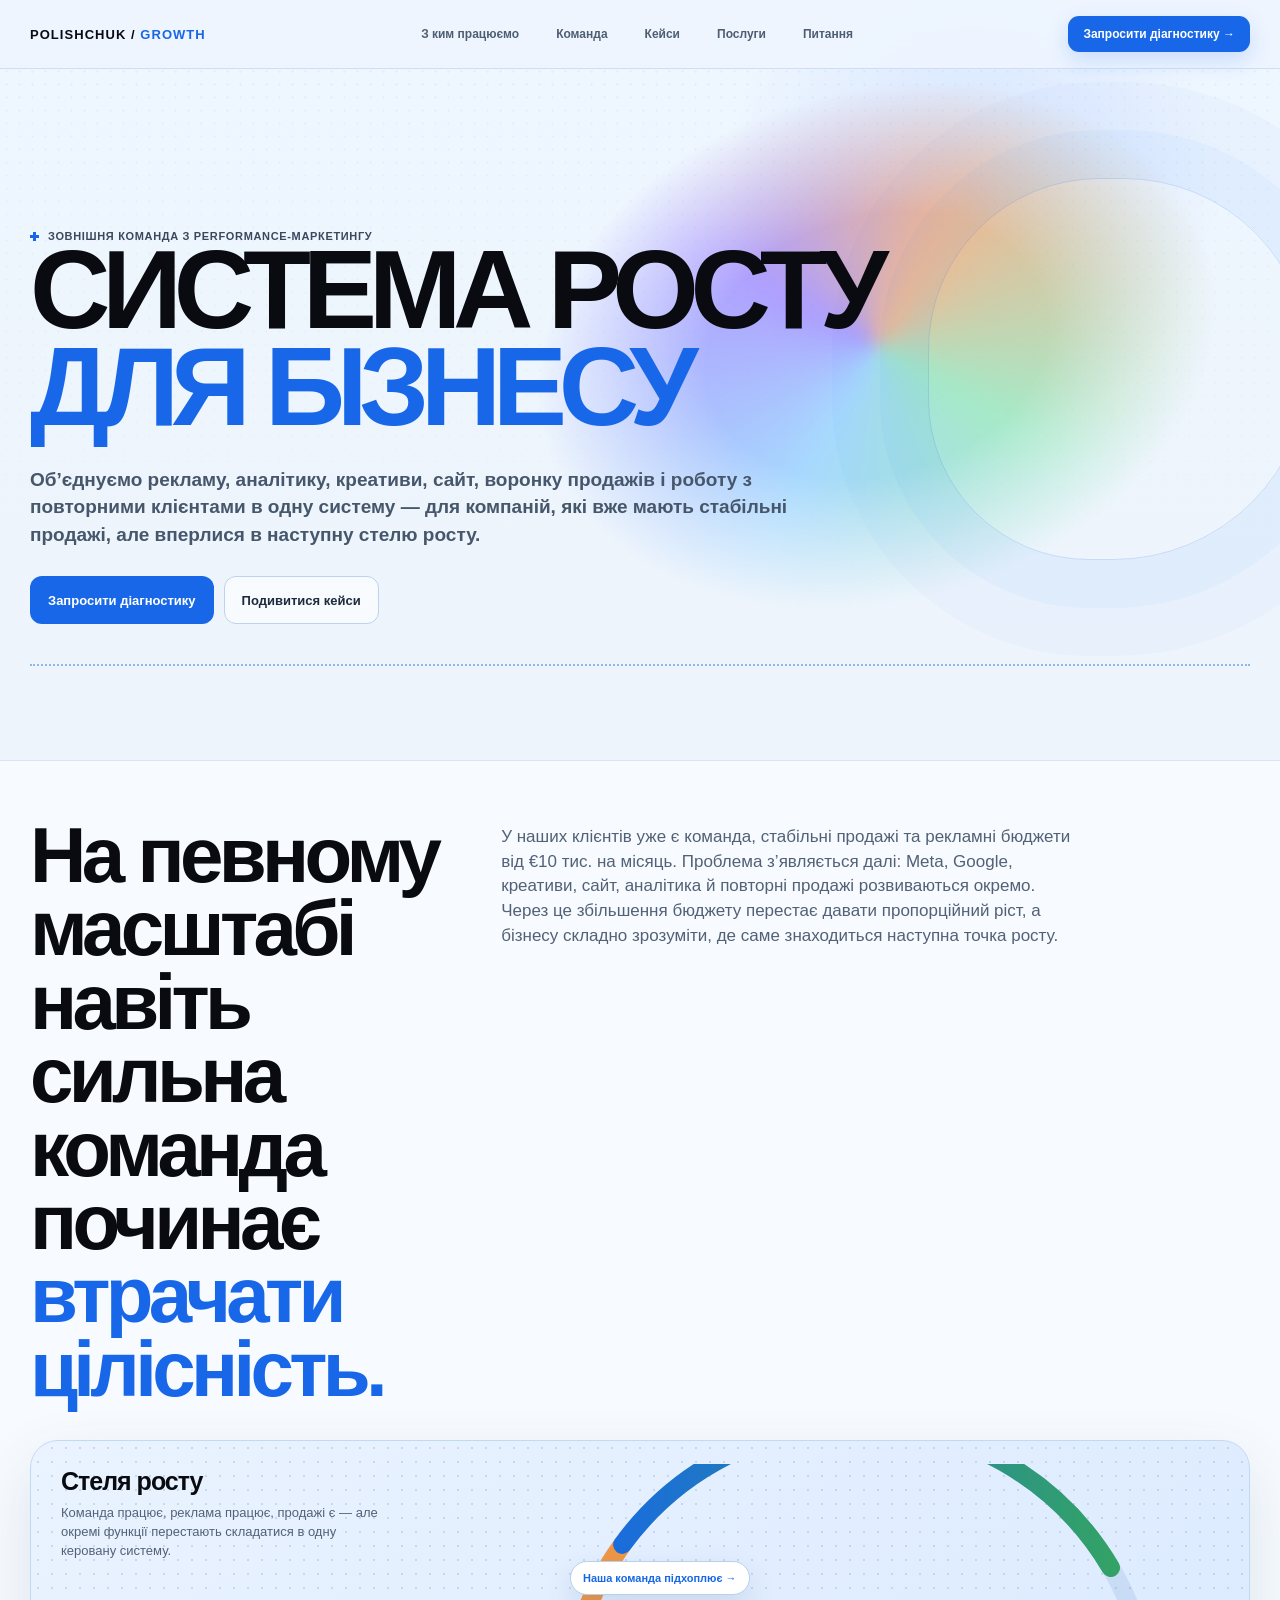
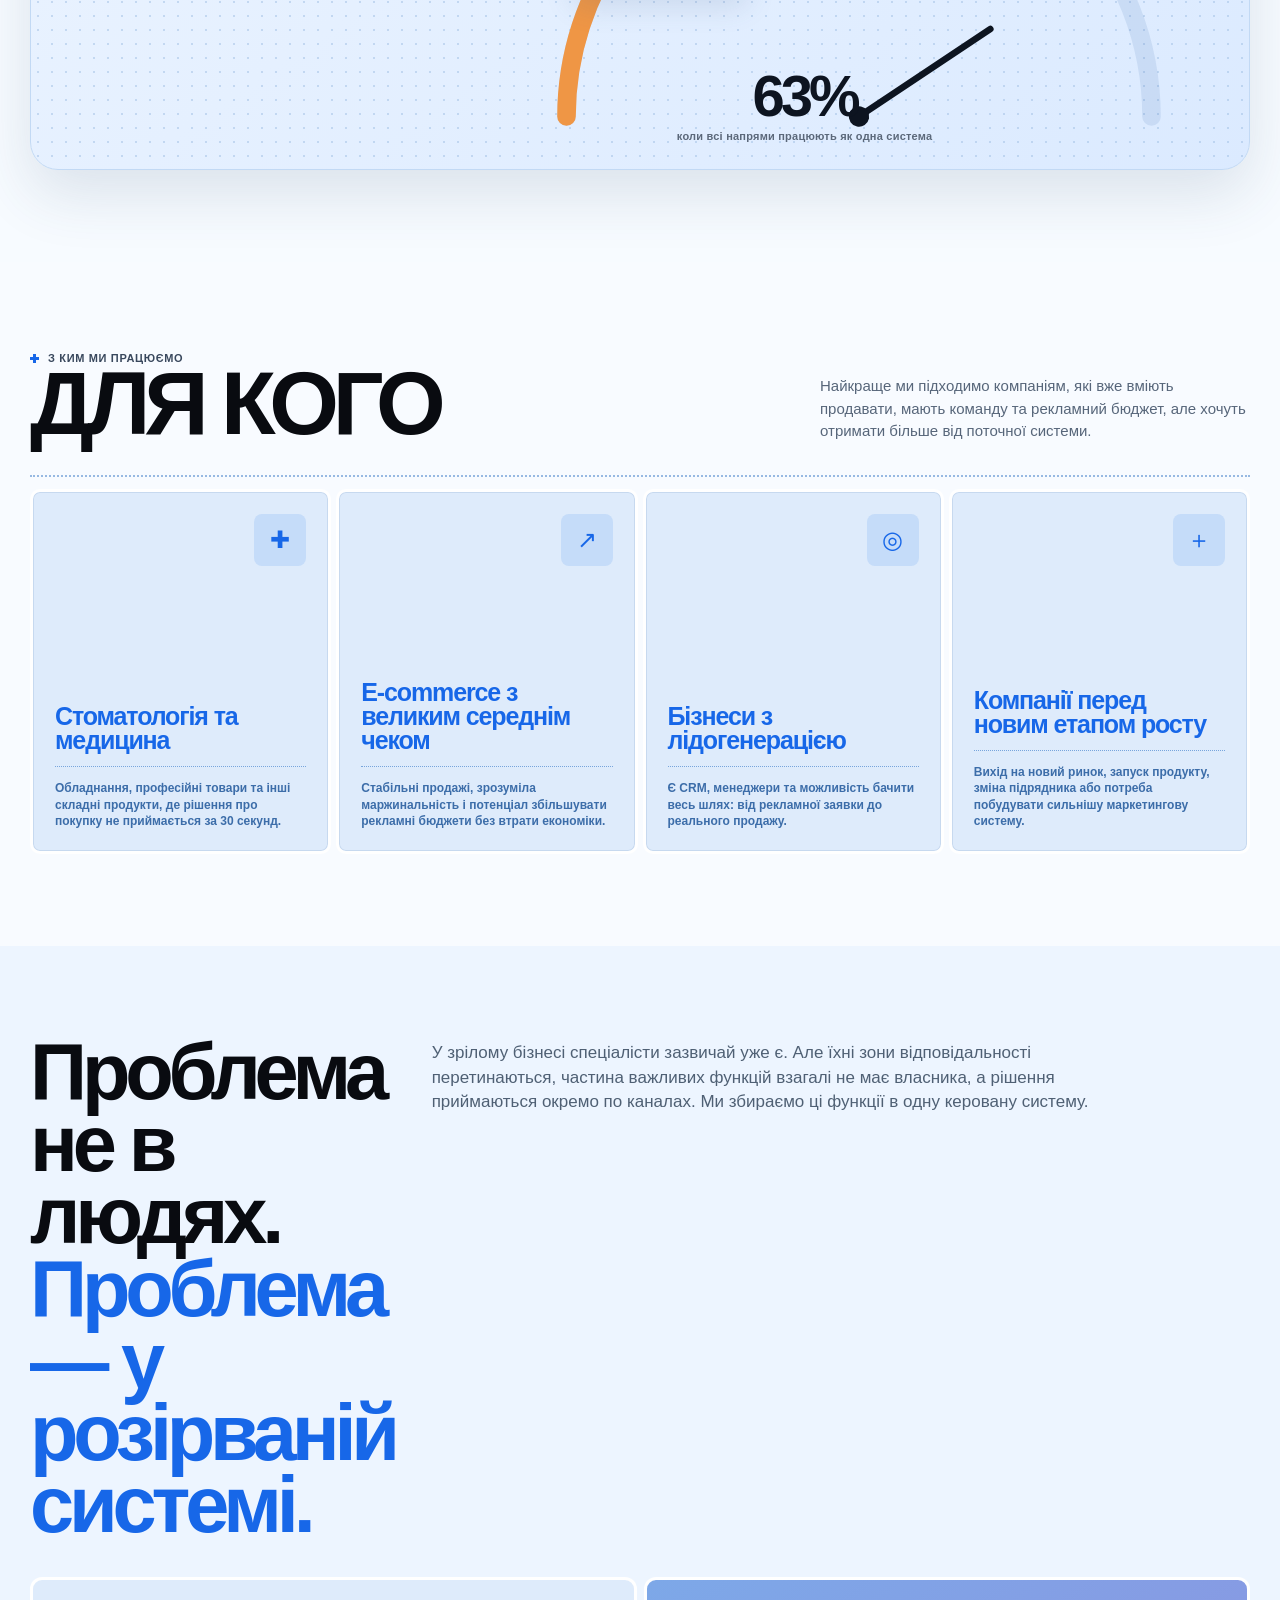
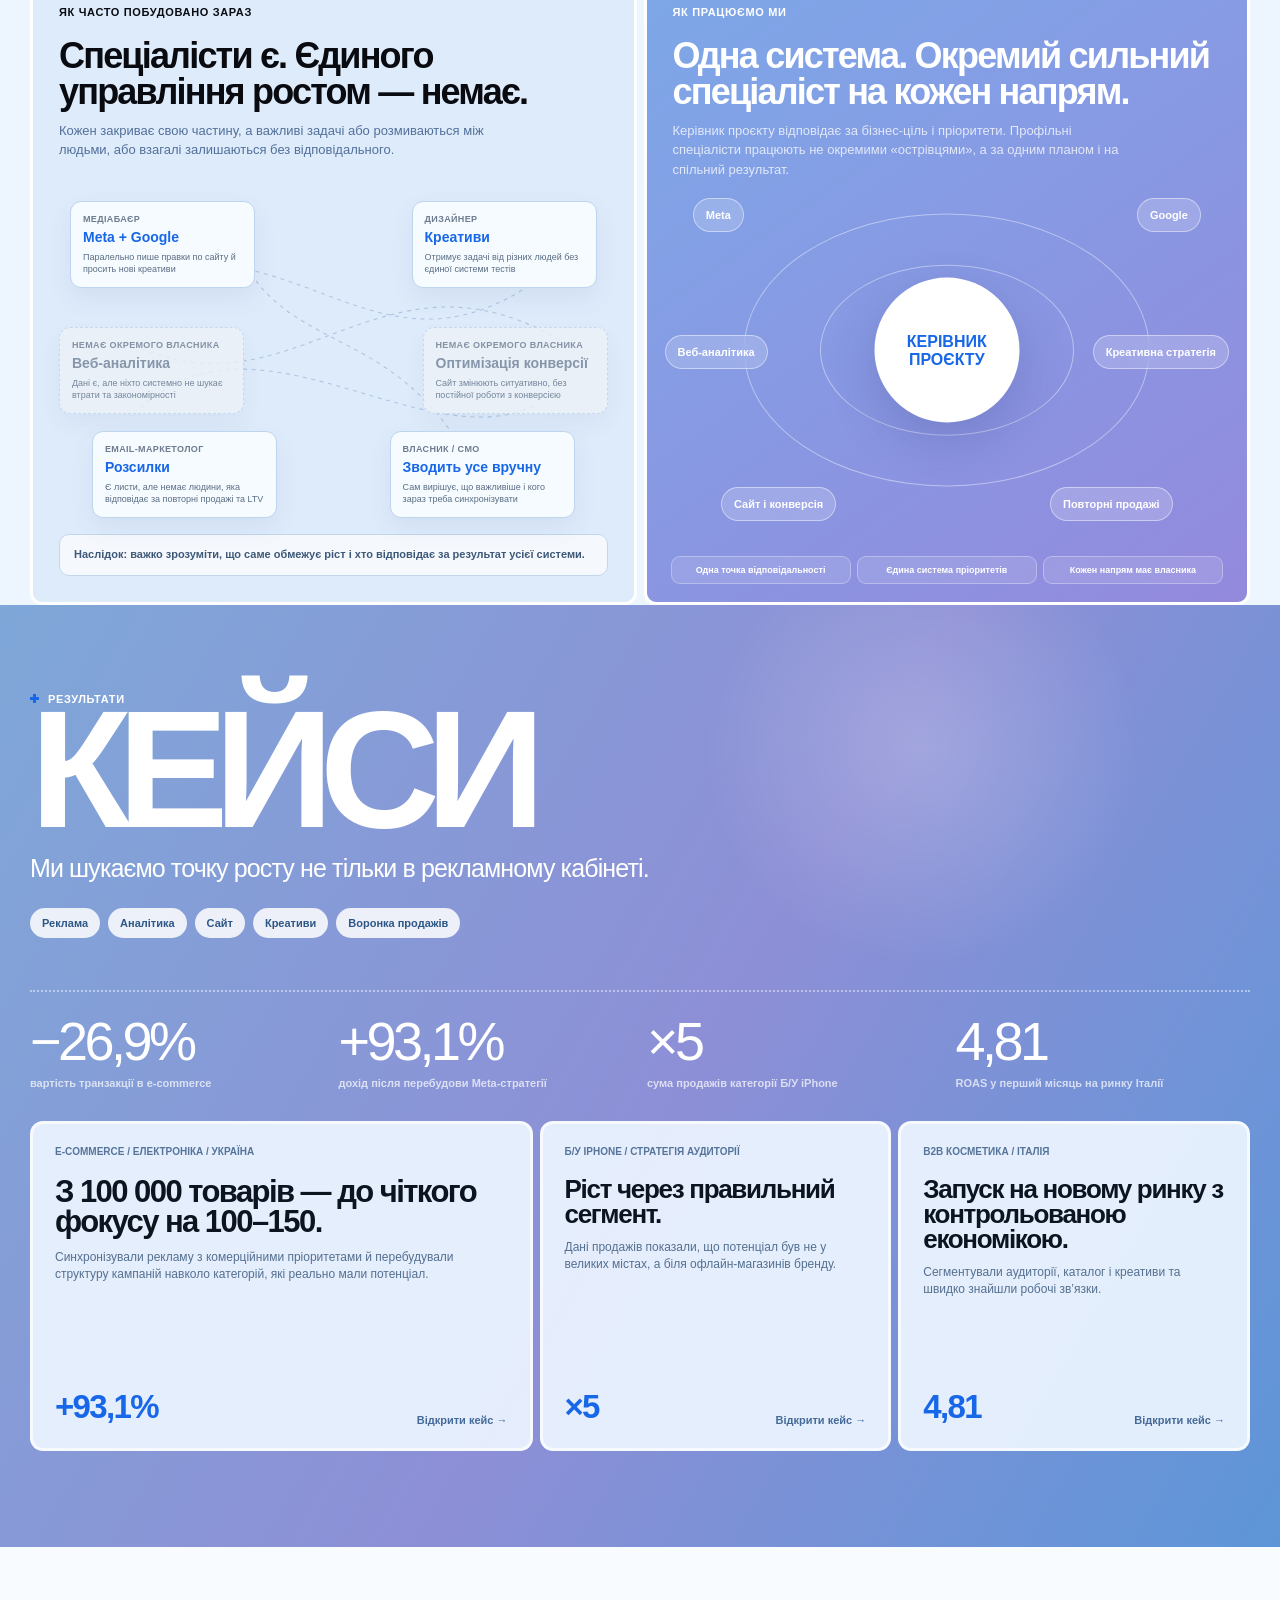
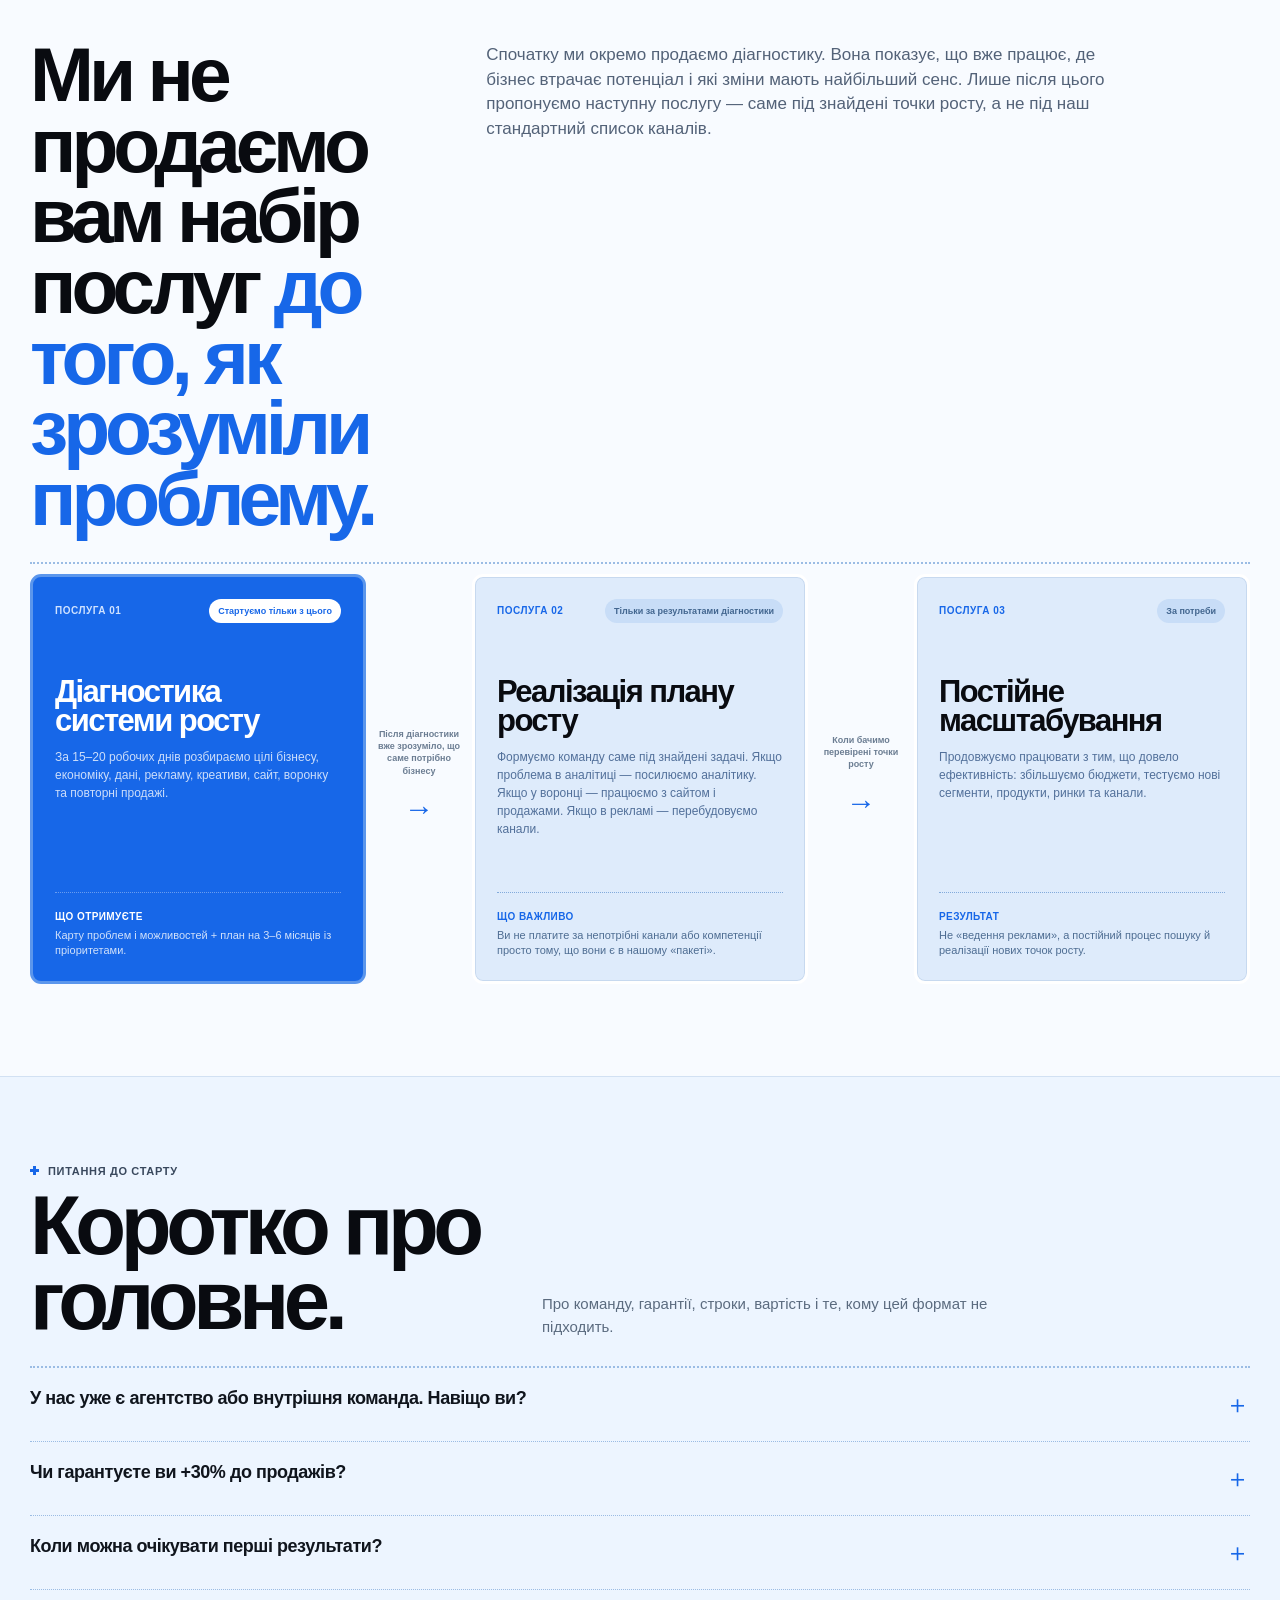
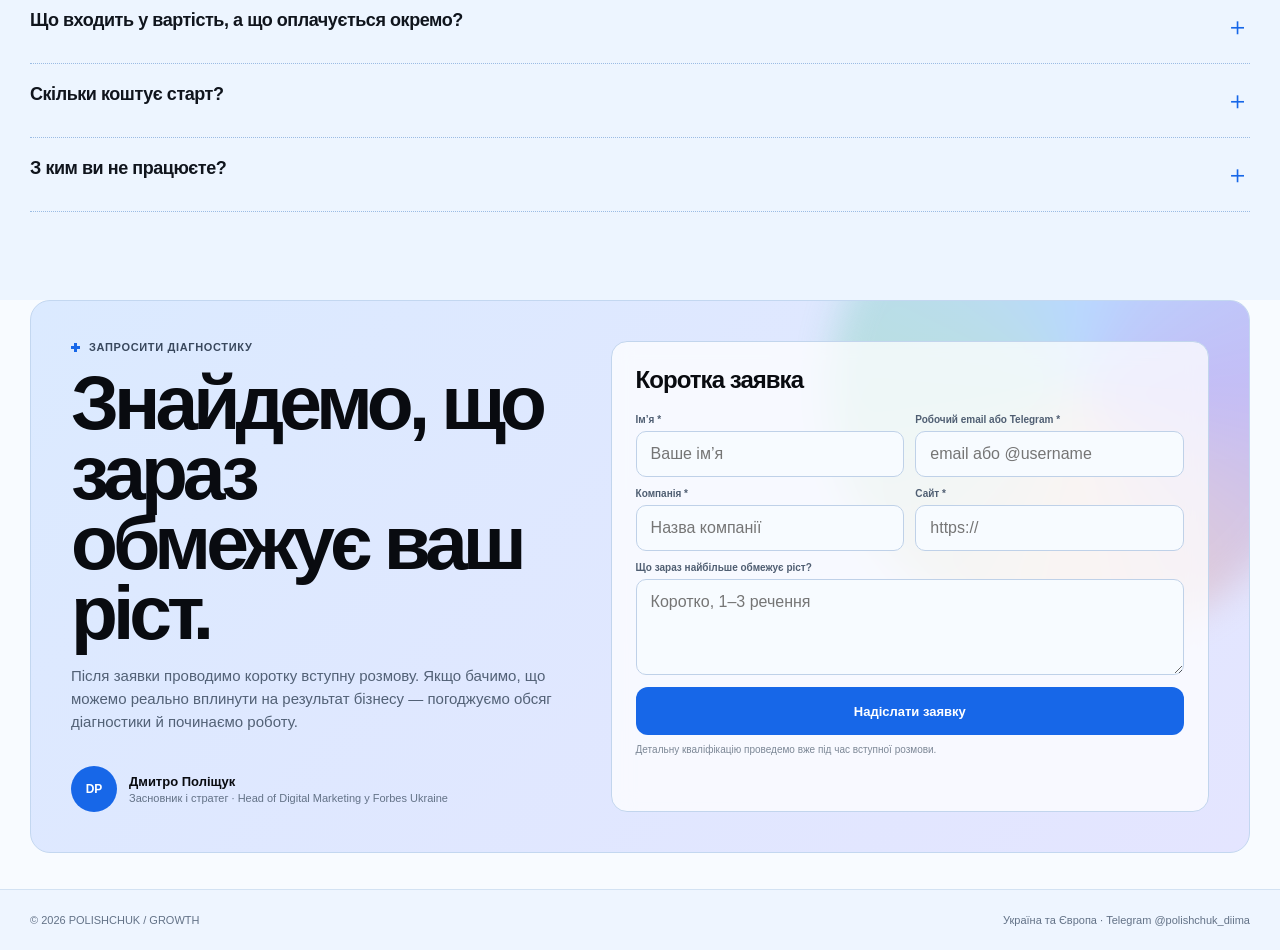
<file: polishchuk-growth-v4-edits.html>
<!doctype html>
<html lang="uk">
<head>
  <meta charset="utf-8">
  <meta name="viewport" content="width=device-width,initial-scale=1">
  <meta name="description" content="Зовнішня команда з performance-маркетингу для бізнесів зі стабільними продажами, які хочуть перейти до наступного етапу росту.">
  <meta name="theme-color" content="#eef5ff">
  <title>POLISHCHUK / GROWTH — зовнішня performance-команда</title>
  <style>
    :root{
      --bg:#eef5ff;
      --bg2:#e3efff;
      --paper:#f8fbff;
      --white:#ffffff;
      --ink:#090b10;
      --blue:#1767e8;
      --blue2:#2f72df;
      --blue-soft:#cfe2ff;
      --muted:#6e7a8c;
      --line:#a9c8ef;
      --orange:#ef9645;
      --green:#35a65d;
      --violet:#7b56dd;
      --shadow:0 24px 60px rgba(48,77,112,.14);
      --r:22px;
      --max:1220px;
    }

    *{box-sizing:border-box}
    html{scroll-behavior:smooth}
    body{
      margin:0;
      font-family:Arial,Helvetica,sans-serif;
      color:var(--ink);
      background:var(--bg);
      -webkit-font-smoothing:antialiased;
      text-rendering:optimizeLegibility;
    }
    body.modal-open{overflow:hidden}
    a{text-decoration:none;color:inherit}
    button,input,textarea{font:inherit}
    button{cursor:pointer}
    .container{width:min(calc(100% - 40px),var(--max));margin:auto}

    .nav{
      position:fixed;z-index:100;inset:0 0 auto 0;
      background:rgba(238,245,255,.88);
      backdrop-filter:blur(15px);
      border-bottom:1px solid rgba(120,165,220,.28);
    }
    .nav-inner{height:68px;display:flex;align-items:center;justify-content:space-between;gap:18px}
    .brand{font-size:13px;font-weight:900;letter-spacing:.08em}
    .brand b{color:var(--blue)}
    .nav-links{display:flex;gap:9px;align-items:center}
    .nav-links a{
      padding:11px 13px;border:1px solid transparent;border-radius:11px;
      font-size:12px;font-weight:800;color:#4e5e72;transition:.2s
    }
    .nav-links a:hover{border-color:#b7d0ef;background:rgba(255,255,255,.55);color:#0b111b}
    .nav-cta{
      display:inline-flex;align-items:center;gap:10px;padding:11px 15px;border-radius:11px;
      background:var(--blue);color:#fff;font-size:12px;font-weight:900;
      box-shadow:0 8px 22px rgba(23,103,232,.18)
    }
    .menu{display:none;border:0;background:transparent;font-size:23px;color:#111}

    .eyebrow{
      display:flex;align-items:center;gap:9px;
      color:#39485d;font-size:11px;font-weight:900;text-transform:uppercase;letter-spacing:.06em
    }
    .eyebrow:before{
      content:"";width:9px;height:9px;background:
      linear-gradient(90deg,transparent 35%,var(--blue) 35% 65%,transparent 65%),
      linear-gradient(transparent 35%,var(--blue) 35% 65%,transparent 65%);
    }

    /* HERO */
    .hero{
      min-height:900px;padding:108px 0 42px;position:relative;overflow:hidden;
      background:
        radial-gradient(circle at 76% 25%,rgba(84,138,255,.18),transparent 22%),
        linear-gradient(180deg,#eef6ff,#edf4fb);
    }
    .hero:before{
      content:"";position:absolute;inset:0;opacity:.36;pointer-events:none;
      background-image:
        radial-gradient(circle,rgba(48,98,163,.16) 1px,transparent 1.2px);
      background-size:13px 13px;
      mask-image:linear-gradient(to bottom,black,transparent 86%);
    }
    .hero:after{
      content:"";position:absolute;width:730px;height:540px;right:3%;top:76px;border-radius:48% 52% 45% 55%;
      background:conic-gradient(from 225deg,#7dc9ff,#8a6cff,#ff9d52,#7de4a8,#7dc9ff);
      filter:blur(8px);opacity:.62;transform:rotate(-16deg);
      mask-image:radial-gradient(ellipse,#000 34%,transparent 67%);
    }
    .hero-inner{position:relative;z-index:2;display:grid;grid-template-columns:1fr 325px;gap:42px;align-items:stretch}
    .hero-main{padding-top:128px;position:relative}
    h1{
      margin:0;max-width:900px;font-size:clamp(68px,8.7vw,124px);
      line-height:.87;letter-spacing:-.075em;font-weight:900;text-transform:uppercase;
    }
    h1 .blue{color:var(--blue)}
    .hero-lead{
      margin:30px 0 0;max-width:660px;font-size:19px;line-height:1.45;color:#46566b;font-weight:600
    }
    .hero-actions{margin-top:28px;display:flex;gap:10px;flex-wrap:wrap}
    .btn{
      display:inline-flex;align-items:center;justify-content:center;gap:9px;
      min-height:48px;padding:12px 17px;border-radius:12px;border:1px solid transparent;
      font-size:13px;font-weight:900;transition:.2s
    }
    .btn:hover{transform:translateY(-2px)}
    .btn-primary{background:var(--blue);color:#fff}
    .btn-light{background:rgba(255,255,255,.65);border-color:#bdd2ee;color:#1d2b3d}
    .hero-tags{margin-top:44px;display:flex;flex-wrap:wrap;gap:10px}
    .tag{
      display:inline-flex;align-items:center;gap:8px;padding:9px 12px;border-radius:999px;
      background:rgba(255,255,255,.7);border:1px solid rgba(97,143,199,.28);font-size:11px;font-weight:900;color:#53647a
    }
    .tag i{width:8px;height:8px;border-radius:50%;background:var(--blue)}
    .tag.orange i{background:var(--orange)} .tag.green i{background:var(--green)} .tag.violet i{background:var(--violet)}
    .hero-side{display:grid;grid-template-rows:1fr 1fr auto;gap:6px;padding-top:4px}
    .info-card{
      min-height:210px;padding:20px;border-radius:13px;background:rgba(235,244,255,.82);
      border:4px solid rgba(255,255,255,.78);box-shadow:0 0 0 1px #c7dbf3 inset;
      display:flex;flex-direction:column;justify-content:space-between
    }
    .info-card strong{font-size:34px;line-height:1;color:var(--blue);font-weight:500}
    .info-card span{font-size:11px;font-weight:900;text-transform:uppercase;color:#233246}
    .plus{font-size:28px;color:var(--blue);align-self:flex-end;font-weight:300}
    .hero-side-copy{
      padding:16px 2px 0;font-size:17px;line-height:1.05;font-weight:900;letter-spacing:-.03em;max-width:250px
    }
    .hero-bottom-line{position:relative;z-index:2;margin-top:40px;border-top:2px dotted #91b7e5;height:14px}

    /* METER */
    .meter-section{background:#f7fbff;padding:58px 0 92px;border-top:1px solid #d7e5f6}
    .meter-head{display:grid;grid-template-columns:.72fr 1.28fr;gap:50px;align-items:start}
    .meter-head h2{
      margin:0;font-size:clamp(48px,6.1vw,82px);line-height:.94;letter-spacing:-.06em;font-weight:900
    }
    .meter-head h2 span{color:var(--blue)}
    .meter-head p{margin:6px 0 0;font-size:17px;line-height:1.45;color:#526176;max-width:570px}
    .meter-card{
      margin-top:34px;position:relative;height:330px;border-radius:28px;overflow:hidden;
      background:linear-gradient(145deg,#eaf3ff,#dbeaff);
      border:1px solid #c2d9f4;box-shadow:var(--shadow)
    }
    .meter-card:before{
      content:"";position:absolute;inset:0;opacity:.45;
      background-image:radial-gradient(circle,#98b9df 1px,transparent 1.2px);background-size:14px 14px
    }
    .meter-copy{
      position:absolute;z-index:2;left:30px;top:26px;max-width:330px
    }
    .meter-copy strong{display:block;font-size:25px;letter-spacing:-.04em}
    .meter-copy span{display:block;margin-top:8px;color:#536278;font-size:13px;line-height:1.45}
    .meter-svg{position:absolute;right:0;bottom:-5px;width:min(66%,780px);height:310px}
    .meter-track,.meter-first,.meter-next{fill:none;stroke-linecap:round;stroke-width:20}
    .meter-track{stroke:rgba(26,84,153,.10)}
    .meter-first{stroke:var(--orange);stroke-dasharray:0 100;transition:stroke-dasharray 1s cubic-bezier(.2,.8,.2,1)}
    .meter-next{stroke:url(#meterGrad);stroke-dasharray:0 100;stroke-dashoffset:-20;opacity:0;transition:stroke-dasharray 1.25s cubic-bezier(.2,.8,.2,1),opacity .35s}
    .meter-card.phase1 .meter-first{stroke-dasharray:20 100}
    .meter-card.phase2 .meter-next{stroke-dasharray:63 100;opacity:1}
    .needle{transform-origin:420px 260px;transform:rotate(-88deg);transition:transform 1.15s cubic-bezier(.2,.8,.2,1)}
    .needle line{stroke:#0d1420;stroke-width:7;stroke-linecap:round}
    .needle circle{fill:#0d1420}
    .meter-value{
      position:absolute;z-index:3;right:26%;bottom:27px;text-align:center;
      font-size:58px;line-height:1;font-weight:900;letter-spacing:-.07em;color:#0d1420
    }
    .meter-value small{display:block;margin-top:6px;font-size:11px;letter-spacing:.02em;color:#5b687a;font-weight:800}
    .pickup{
      position:absolute;z-index:4;right:41%;top:120px;padding:10px 12px;border-radius:999px;
      background:#fff;border:1px solid #b9d0ed;font-size:11px;font-weight:900;color:var(--blue);
      opacity:0;transform:translateY(10px);transition:.45s;box-shadow:0 12px 28px rgba(64,97,136,.15)
    }
    .meter-card.phase2 .pickup{opacity:1;transform:none}

    /* WHO */
    .who{padding:90px 0 92px;background:#f8fbff}
    .section-top{display:flex;align-items:flex-end;justify-content:space-between;gap:40px;margin-bottom:32px}
    .section-top h2{
      margin:0;font-size:clamp(58px,7vw,98px);line-height:.88;letter-spacing:-.07em;font-weight:900;text-transform:uppercase
    }
    .section-top p{margin:0;max-width:430px;color:#57667a;font-size:15px;line-height:1.5}
    .who-grid{border-top:2px dotted #97b9e2;padding-top:12px;display:grid;grid-template-columns:repeat(4,1fr);gap:5px}
    .who-card{
      min-height:365px;background:#deebfb;border-radius:10px;padding:22px;
      display:flex;flex-direction:column;justify-content:space-between;border:3px solid #fff;
      box-shadow:0 0 0 1px #c7d9ef inset
    }
    .who-icon{
      width:52px;height:52px;border-radius:8px;background:#c5dcf9;display:grid;place-items:center;
      color:var(--blue);font-size:24px;align-self:flex-end
    }
    .who-card h3{margin:0 0 14px;color:var(--blue);font-size:25px;line-height:.96;letter-spacing:-.045em}
    .who-card p{margin:0;padding-top:13px;border-top:1px dotted #78a5dc;color:#3c6da9;font-size:12px;line-height:1.35;font-weight:700}

    /* TEAM */
    .team{padding:90px 0 0;background:#edf5ff}
    .team-intro{
      display:grid;grid-template-columns:.62fr 1.38fr;gap:34px;align-items:start;margin-bottom:36px
    }
    .team-intro h2{
      margin:0;font-size:clamp(48px,6.2vw,84px);line-height:.91;letter-spacing:-.065em;font-weight:900
    }
    .team-intro h2 span{color:var(--blue)}
    .team-intro p{margin:5px 0 0;color:#4f6074;font-size:17px;line-height:1.45;max-width:690px}
    .team-board{display:grid;grid-template-columns:.88fr 1.12fr;gap:7px}
    .team-box{min-height:540px;background:#dbeafa;border-radius:12px;border:3px solid #fff;padding:26px;position:relative;overflow:hidden}
    .team-box.ours{background:linear-gradient(145deg,#7da8e8,#9389dd);color:#fff}
    .small-label{font-size:11px;font-weight:900;text-transform:uppercase;letter-spacing:.06em}
    .team-box h3{margin:20px 0 12px;font-size:36px;line-height:.98;letter-spacing:-.05em}
    .team-box>p{margin:0;color:#52709a;font-size:13px;line-height:1.5;max-width:470px}
    .team-box.ours>p{color:rgba(255,255,255,.76)}
    .generalist-stack{margin-top:28px;display:grid;gap:8px;max-width:480px}
    .generalist-head{
      display:flex;align-items:center;gap:12px;padding:13px;background:#eef5ff;border-radius:12px;color:#142136
    }
    .generalist-avatar{width:42px;height:42px;border-radius:9px;background:var(--blue);color:#fff;display:grid;place-items:center;font-size:11px;font-weight:900}
    .generalist-head strong{display:block;font-size:14px}.generalist-head span{font-size:10px;color:#748297}
    .task{
      display:flex;align-items:center;justify-content:space-between;padding:12px 13px;background:#eef5ff;border-radius:10px;
      color:#285789;font-size:12px;font-weight:800
    }
    .task b{font-size:10px;color:#a56b34;font-weight:900}
    .team-visual{position:absolute;inset:175px 18px 18px}
    .hub{
      position:absolute;left:50%;top:50%;transform:translate(-50%,-50%);
      width:145px;height:145px;border-radius:50%;background:#fff;color:var(--blue);
      display:grid;place-items:center;text-align:center;font-weight:900;box-shadow:0 18px 50px rgba(35,50,113,.2)
    }
    .node{
      position:absolute;padding:10px 12px;border:1px solid rgba(255,255,255,.46);border-radius:999px;
      background:rgba(255,255,255,.18);backdrop-filter:blur(8px);font-size:11px;font-weight:900;white-space:nowrap
    }
    .n1{left:5%;top:10%}.n2{right:5%;top:10%}.n3{left:0;top:46%}.n4{right:0;top:46%}.n5{left:10%;bottom:5%}.n6{right:10%;bottom:5%}
    .line{
      position:absolute;left:50%;top:50%;width:44%;height:44%;transform:translate(-50%,-50%);
      border:1px solid rgba(255,255,255,.38);border-radius:50%
    }
    .line.two{width:64%;height:64%}

    /* PROOF */
    .proof{
      padding:88px 0 96px;background:
        radial-gradient(circle at 72% 15%,rgba(255,255,255,.2),transparent 18%),
        linear-gradient(120deg,#7fa7d8,#8d8fd6 53%,#5d96d8);
      color:#fff
    }
    .proof-top{display:flex;justify-content:space-between;gap:30px;align-items:flex-start}
    .proof-top h2{
      margin:0;max-width:900px;font-size:clamp(54px,7vw,94px);line-height:.92;letter-spacing:-.065em;font-weight:500
    }
    .proof-top h2 span{color:rgba(255,255,255,.38)}
    .proof-tags{display:flex;gap:8px;flex-wrap:wrap;margin-top:26px}
    .proof-tag{padding:9px 12px;border-radius:999px;background:rgba(255,255,255,.85);color:#2c5686;font-size:11px;font-weight:900}
    .stats{margin-top:52px;border-top:2px dotted rgba(255,255,255,.45);padding-top:18px;display:grid;grid-template-columns:repeat(4,1fr);gap:14px}
    .stat strong{display:block;font-size:54px;letter-spacing:-.065em;font-weight:500}
    .stat span{display:block;margin-top:5px;color:rgba(255,255,255,.7);font-size:11px;font-weight:800}
    .case-grid{margin-top:32px;display:grid;grid-template-columns:1.25fr .875fr .875fr;gap:7px}
    .case{
      min-height:330px;border-radius:13px;background:rgba(235,244,255,.94);color:#0c1420;border:3px solid rgba(255,255,255,.65);
      padding:22px;display:flex;flex-direction:column;justify-content:space-between;transition:.2s;cursor:pointer
    }
    .case:hover{transform:translateY(-4px)}
    .case-label{font-size:10px;text-transform:uppercase;font-weight:900;color:#56749a}
    .case h3{margin:20px 0 12px;font-size:31px;line-height:.96;letter-spacing:-.05em}
    .case:not(:first-child) h3{font-size:26px}
    .case p{margin:0;color:#55708f;font-size:12px;line-height:1.45}
    .case-foot{display:flex;justify-content:space-between;align-items:flex-end;gap:14px;margin-top:20px}
    .case-foot strong{font-size:33px;color:var(--blue);letter-spacing:-.05em}
    .case-foot span{font-size:11px;font-weight:900;color:#456a97}

    /* PROCESS */
    .process{padding:92px 0;background:#f8fbff}
    .process-head{display:grid;grid-template-columns:.7fr 1.3fr;gap:45px;align-items:start;margin-bottom:28px}
    .process-head h2{margin:0;font-size:clamp(48px,6vw,82px);line-height:.92;letter-spacing:-.065em}
    .process-head p{margin:4px 0 0;color:#536278;font-size:17px;line-height:1.45;max-width:650px}
    .steps{border-top:2px dotted #9bbce4;display:grid;grid-template-columns:repeat(3,1fr);gap:6px;padding-top:9px}
    .step{min-height:310px;padding:22px;background:#deebfb;border-radius:10px;border:3px solid #fff;box-shadow:0 0 0 1px #c7d9ef inset}
    .step-no{font-size:11px;color:var(--blue);font-weight:900}
    .step h3{margin:54px 0 12px;font-size:30px;letter-spacing:-.045em}
    .step p{margin:0;color:#52709a;font-size:13px;line-height:1.5}
    .step strong{display:block;margin-top:23px;padding-top:13px;border-top:1px dotted #82aadb;color:#255d9f;font-size:12px}

    /* CTA */
    .cta{padding:0 0 36px;background:#f8fbff}
    .cta-card{
      position:relative;overflow:hidden;min-height:520px;border-radius:20px;
      background:linear-gradient(135deg,#dbeaff,#e4e5ff);
      border:1px solid #c3d7f0;padding:40px;display:grid;grid-template-columns:.9fr 1.1fr;gap:50px
    }
    .cta-card:after{
      content:"";position:absolute;width:500px;height:500px;right:-80px;top:-160px;border-radius:50%;
      background:conic-gradient(#67b8ff,#8665e2,#ffad67,#6bcf9c,#67b8ff);filter:blur(18px);opacity:.32
    }
    .cta-copy{position:relative;z-index:2}
    .cta h2{margin:15px 0 16px;font-size:clamp(48px,6vw,82px);line-height:.91;letter-spacing:-.065em}
    .cta p{margin:0;color:#526176;font-size:15px;line-height:1.55;max-width:520px}
    .founder{margin-top:32px;display:flex;align-items:center;gap:12px}
    .founder-avatar{width:46px;height:46px;border-radius:50%;background:var(--blue);color:#fff;display:grid;place-items:center;font-weight:900;font-size:12px}
    .founder strong{display:block;font-size:13px}.founder span{display:block;margin-top:3px;font-size:11px;color:#637287}
    .form{position:relative;z-index:2;background:rgba(255,255,255,.75);backdrop-filter:blur(10px);border:1px solid #c2d5ed;border-radius:16px;padding:24px}
    .form h3{margin:0 0 20px;font-size:24px;letter-spacing:-.04em}
    .fields{display:grid;grid-template-columns:1fr 1fr;gap:11px}
    .field{display:grid;gap:6px}
    .field.full{grid-column:1/-1}
    .field label{font-size:10px;font-weight:900;color:#4f5e72}
    .field input,.field textarea{
      width:100%;padding:13px 14px;border-radius:10px;border:1px solid #bfd1e8;background:#f7fbff;outline:none;color:#0b1119
    }
    .field input:focus,.field textarea:focus{border-color:#5d91d7;box-shadow:0 0 0 4px rgba(59,117,197,.12)}
    .field textarea{min-height:96px;resize:vertical}
    .form .btn{width:100%;margin-top:12px}
    .form-note{margin-top:9px;font-size:10px;color:#7c8796}
    .status{display:none;margin-top:10px;padding:10px;border-radius:10px;background:#e7eff9;color:#4d6077;font-size:11px}
    .status.show{display:block}

    footer{padding:24px 0;background:#eef5ff;border-top:1px solid #d3e2f3;color:#637287;font-size:11px}
    .footer-inner{display:flex;justify-content:space-between;gap:20px}

    /* modal */
    .modal{display:none;position:fixed;z-index:500;inset:0;background:rgba(20,35,52,.56);backdrop-filter:blur(12px);padding:18px}
    .modal.open{display:block}
    .dialog{width:min(100%,950px);max-height:calc(100vh - 36px);overflow:auto;margin:auto;background:#f6fbff;border-radius:18px;box-shadow:0 30px 90px rgba(24,54,90,.25)}
    .modal-head{position:sticky;top:0;z-index:2;display:flex;align-items:center;justify-content:space-between;padding:15px 18px;background:rgba(246,251,255,.9);backdrop-filter:blur(10px);border-bottom:1px solid #cfe0f2}
    .close{width:38px;height:38px;border-radius:10px;border:1px solid #c7d9ef;background:#fff}
    .modal-body{padding:34px}
    .modal-body h2{margin:14px 0 16px;font-size:clamp(38px,5vw,65px);line-height:.95;letter-spacing:-.06em}
    .modal-lead{max-width:760px;color:#56667a;font-size:16px;line-height:1.55}
    .modal-metrics{display:grid;grid-template-columns:repeat(4,1fr);gap:8px;margin:26px 0}
    .modal-metric{padding:15px;background:#deebfb;border-radius:10px}
    .modal-metric strong{display:block;color:var(--blue);font-size:27px}.modal-metric span{font-size:10px;color:#59779a}
    .modal-section{padding:20px 0;border-top:1px dotted #9ebee4}
    .modal-section h3{margin:0 0 8px;font-size:20px}.modal-section p{margin:0;color:#59697d;line-height:1.6}
    .reveal{opacity:0;transform:translateY(16px);transition:opacity .6s ease,transform .6s ease}
    .reveal.on{opacity:1;transform:none}

    @media(max-width:980px){
      .nav-links,.nav-cta{display:none}.menu{display:block}
      .hero{min-height:auto}.hero-inner{grid-template-columns:1fr}.hero-main{padding-top:70px}
      .hero-side{grid-template-columns:1fr 1fr;grid-template-rows:auto auto}.hero-side-copy{grid-column:1/-1}
      .info-card{min-height:170px}
      .meter-head,.team-intro,.process-head,.cta-card{grid-template-columns:1fr}
      .meter-card{height:460px}.meter-copy{max-width:480px}.meter-svg{width:100%;height:300px}.meter-value{right:38%}
      .who-grid{grid-template-columns:1fr 1fr}.team-board{grid-template-columns:1fr}.case-grid{grid-template-columns:1fr}
      .stats{grid-template-columns:1fr 1fr}.steps{grid-template-columns:1fr}
    }

    @media(max-width:640px){
      .container{width:min(calc(100% - 20px),var(--max))}
      .nav-inner{height:62px}
      .hero{padding-top:86px}
      h1{font-size:55px}
      .hero-lead{font-size:16px}
      .hero-actions{flex-direction:column}.btn{width:100%}
      .hero-side{grid-template-columns:1fr}.info-card{min-height:145px}
      .meter-section,.who,.team,.proof,.process{padding:66px 0}
      .meter-head h2,.section-top h2,.team-intro h2,.process-head h2{font-size:45px}
      .meter-card{height:430px}.meter-copy{left:18px;right:18px;top:18px}.meter-svg{height:250px}.meter-value{right:28%;font-size:48px}.pickup{right:30%;top:176px}
      .who-grid{grid-template-columns:1fr}.who-card{min-height:270px}
      .team-box{min-height:500px;padding:20px}.team-box.ours{min-height:530px}.team-visual{inset:185px 8px 10px}
      .hub{width:118px;height:118px;font-size:12px}.node{font-size:9px;padding:8px 9px}
      .proof-top{display:block}.proof-top h2{font-size:47px}.stats{grid-template-columns:1fr 1fr}.stat strong{font-size:43px}
      .process-head p{font-size:15px}.step{min-height:240px}.step h3{margin-top:35px}
      .cta-card{padding:24px}.cta h2{font-size:47px}.fields{grid-template-columns:1fr}.field.full{grid-column:auto}
      .footer-inner{flex-direction:column}
      .modal{padding:0}.dialog{min-height:100vh;max-height:100vh;border-radius:0}.modal-body{padding:26px 16px}.modal-metrics{grid-template-columns:1fr 1fr}
    }

    @media(prefers-reduced-motion:reduce){
      *{transition-duration:.01ms!important;animation-duration:.01ms!important}
      html{scroll-behavior:auto}
    }
  
    /* Revised hero */
    .hero{min-height:760px}
    .hero-inner-simple{display:block;position:relative;z-index:2}
    .hero-inner-simple .hero-main{padding-top:122px;max-width:1040px}
    .hero-inner-simple .hero-lead{max-width:790px}
    .hero-inner-simple:after{
      content:"";position:absolute;right:-60px;top:70px;width:380px;height:380px;border-radius:48% 52% 55% 45%;
      border:1px solid rgba(23,103,232,.18);
      box-shadow:0 0 0 48px rgba(23,103,232,.035),0 0 0 96px rgba(23,103,232,.025);
      z-index:-1
    }

    /* Clearer team comparison */
    .team-board-v2{grid-template-columns:1fr 1fr}
    .team-box.chaos{background:#deebfb}
    .chaos-map{position:relative;height:330px;margin-top:28px}
    .chaos-lines{position:absolute;inset:0;width:100%;height:100%;z-index:0}
    .chaos-lines path{fill:none;stroke:#8eafd4;stroke-width:1.4;stroke-dasharray:5 6;opacity:.62}
    .chaos-card{
      position:absolute;z-index:2;width:185px;padding:12px;border-radius:11px;background:#f6fbff;border:1px solid #bfd4ed;
      box-shadow:0 10px 24px rgba(58,91,126,.08)
    }
    .chaos-card span{display:block;color:#6d7c8f;font-size:9px;font-weight:900;text-transform:uppercase;letter-spacing:.04em}
    .chaos-card strong{display:block;margin-top:5px;color:#1767e8;font-size:14px}
    .chaos-card small{display:block;margin-top:6px;color:#5a6d83;font-size:9px;line-height:1.35}
    .chaos-card.muted-card{background:#edf2f8;border-style:dashed;opacity:.8}
    .chaos-card.muted-card strong{color:#718196}
    .chaos-card.c1{left:2%;top:4%}.chaos-card.c2{right:2%;top:4%}
    .chaos-card.c3{left:0;top:42%}.chaos-card.c4{right:0;top:42%}
    .chaos-card.c5{left:6%;bottom:0}.chaos-card.c6{right:6%;bottom:0}
    .chaos-result{
      margin-top:16px;padding:12px 14px;border-radius:10px;background:#f5f9fe;border:1px solid #c3d6ec;
      color:#3e5877;font-size:11px;font-weight:800;line-height:1.45
    }
    .team-visual-v2{inset:180px 18px 62px}
    .system-ring{position:absolute;left:50%;top:50%;transform:translate(-50%,-50%);border:1px solid rgba(255,255,255,.42);border-radius:50%}
    .ring-one{width:45%;height:45%}.ring-two{width:72%;height:72%}
    .system-result{
      position:absolute;left:24px;right:24px;bottom:18px;display:grid;grid-template-columns:repeat(3,1fr);gap:6px
    }
    .system-result span{
      padding:8px;border-radius:9px;border:1px solid rgba(255,255,255,.3);background:rgba(255,255,255,.12);
      text-align:center;font-size:9px;font-weight:900
    }

    /* Cases heading */
    .proof-top-cases{display:block}
    .cases-title{font-size:clamp(86px,13vw,176px)!important;line-height:.78!important;font-weight:900!important;letter-spacing:-.085em!important}
    .cases-subtitle{margin:20px 0 0;max-width:700px;font-size:25px;line-height:1.1;color:#fff;font-weight:500;letter-spacing:-.035em}

    /* Services are separate products, not a forced sequence */
    .services-head h2 span{color:var(--blue)}
    .service-flow{display:grid;grid-template-columns:1fr 90px 1fr 90px 1fr;gap:8px;align-items:stretch;border-top:2px dotted #9bbce4;padding-top:10px}
    .service-card{
      min-height:410px;padding:22px;border-radius:11px;background:#deebfb;border:3px solid #fff;box-shadow:0 0 0 1px #c7d9ef inset;
      display:flex;flex-direction:column
    }
    .service-card.service-primary{background:#1767e8;color:#fff;box-shadow:none;border-color:#5b96ec}
    .service-top{display:flex;align-items:center;justify-content:space-between;gap:8px}
    .service-no{font-size:10px;font-weight:900;text-transform:uppercase;letter-spacing:.05em;color:#1767e8}
    .service-primary .service-no{color:#cfe2ff}
    .service-badge{padding:7px 9px;border-radius:999px;background:#fff;color:#1767e8;font-size:9px;font-weight:900}
    .service-badge.secondary{background:#c8ddf7;color:#42668f}
    .service-card h3{margin:54px 0 12px;font-size:31px;line-height:.96;letter-spacing:-.05em}
    .service-card p{margin:0;color:#52709a;font-size:12px;line-height:1.5}
    .service-primary p{color:rgba(255,255,255,.78)}
    .service-output{margin-top:auto;padding-top:18px;border-top:1px dotted #82aadb}
    .service-primary .service-output{border-top-color:rgba(255,255,255,.35)}
    .service-output strong{display:block;font-size:10px;text-transform:uppercase;letter-spacing:.04em;color:#1767e8}
    .service-primary .service-output strong{color:#fff}
    .service-output span{display:block;margin-top:6px;color:#4e6d92;font-size:11px;line-height:1.4}
    .service-primary .service-output span{color:rgba(255,255,255,.8)}
    .service-connector{display:flex;flex-direction:column;align-items:center;justify-content:center;text-align:center;color:#6b7d92;font-size:9px;line-height:1.35;font-weight:800}
    .service-arrow{margin-top:12px;color:#1767e8;font-size:30px;font-weight:400}

    /* FAQ */
    .faq-section{padding:88px 0;background:#edf5ff;border-top:1px solid #d2e1f3}
    .faq-head{display:grid;grid-template-columns:.8fr 1.2fr;gap:40px;align-items:end;margin-bottom:28px}
    .faq-head h2{margin:12px 0 0;font-size:clamp(50px,6.5vw,86px);line-height:.9;letter-spacing:-.065em}
    .faq-head p{margin:0;color:#5b6b7f;font-size:15px;line-height:1.5;max-width:520px}
    .faq{border-top:2px dotted #9bbce4}
    .faq-item{border-bottom:1px dotted #9bbce4}
    .faq-question{
      width:100%;border:0;background:transparent;color:#10151d;padding:20px 0;display:grid;grid-template-columns:1fr auto;gap:20px;
      text-align:left;font-size:18px;font-weight:900;letter-spacing:-.025em
    }
    .faq-icon{color:#1767e8;font-size:25px;font-weight:400;transition:transform .25s}
    .faq-answer{max-height:0;overflow:hidden;transition:max-height .35s ease}
    .faq-answer p{margin:0;padding:0 46px 20px 0;color:#5b6c80;font-size:13px;line-height:1.6;max-width:900px}
    .faq-item.open .faq-icon{transform:rotate(45deg)}

    @media(max-width:980px){
      .hero-inner-simple .hero-main{padding-top:70px}
      .team-board-v2{grid-template-columns:1fr}
      .service-flow{grid-template-columns:1fr}
      .service-connector{min-height:72px}
      .service-arrow{transform:rotate(90deg)}
      .faq-head{grid-template-columns:1fr}
    }
    @media(max-width:640px){
      .hero{min-height:auto}
      .hero-inner-simple:after{display:none}
      .chaos-map{height:600px}
      .chaos-card{width:46%}
      .chaos-card.c1{left:0;top:0}.chaos-card.c2{right:0;top:0}
      .chaos-card.c3{left:0;top:31%}.chaos-card.c4{right:0;top:31%}
      .chaos-card.c5{left:0;bottom:0}.chaos-card.c6{right:0;bottom:0}
      .team-box.ours{min-height:570px}
      .system-result{grid-template-columns:1fr;left:14px;right:14px}
      .cases-title{font-size:78px!important}
      .cases-subtitle{font-size:20px}
      .service-card{min-height:330px}
      .service-card h3{margin-top:38px}
      .faq-question{font-size:16px}
    }

</style>
</head>
<body>
<header class="nav">
  <div class="container nav-inner">
    <a href="#top" class="brand">POLISHCHUK / <b>GROWTH</b></a>
    <nav class="nav-links">
      <a href="#who">З ким працюємо</a>
      <a href="#team">Команда</a>
      <a href="#proof">Кейси</a>
      <a href="#process">Послуги</a>
      <a href="#faq">Питання</a>
    </nav>
    <a href="#contact" class="nav-cta">Запросити діагностику →</a>
    <button class="menu" id="menuBtn" aria-label="Відкрити меню">☰</button>
  </div>
</header>

<main id="top">
  <section class="hero">
    <div class="container hero-inner hero-inner-simple">
      <div class="hero-main reveal">
        <div class="eyebrow">Зовнішня команда з performance-маркетингу</div>
        <h1>Система росту <span class="blue">для бізнесу</span></h1>
        <p class="hero-lead">Об’єднуємо рекламу, аналітику, креативи, сайт, воронку продажів і роботу з повторними клієнтами в одну систему — для компаній, які вже мають стабільні продажі, але вперлися в наступну стелю росту.</p>
        <div class="hero-actions">
          <a href="#contact" class="btn btn-primary">Запросити діагностику</a>
          <a href="#proof" class="btn btn-light">Подивитися кейси</a>
        </div>
      </div>
    </div>
    <div class="container hero-bottom-line"></div>
  </section>

  <section class="meter-section">
    <div class="container">
      <div class="meter-head reveal">
        <h2>На певному масштабі навіть сильна команда починає <span>втрачати цілісність.</span></h2>
        <p>У наших клієнтів уже є команда, стабільні продажі та рекламні бюджети від €10 тис. на місяць. Проблема з’являється далі: Meta, Google, креативи, сайт, аналітика й повторні продажі розвиваються окремо. Через це збільшення бюджету перестає давати пропорційний ріст, а бізнесу складно зрозуміти, де саме знаходиться наступна точка росту.</p>
      </div>

      <div class="meter-card reveal" id="meterCard">
        <div class="meter-copy">
          <strong>Стеля росту</strong>
          <span>Команда працює, реклама працює, продажі є — але окремі функції перестають складатися в одну керовану систему.</span>
        </div>
        <div class="pickup">Наша команда підхоплює →</div>
        <svg class="meter-svg" viewBox="0 0 840 310" aria-hidden="true">
          <defs>
            <linearGradient id="meterGrad" x1="0" x2="1">
              <stop offset="0" stop-color="#1767e8"/>
              <stop offset="1" stop-color="#35a65d"/>
            </linearGradient>
          </defs>
          <path class="meter-track" d="M105 260 A315 315 0 0 1 735 260" pathLength="100"/>
          <path class="meter-first" d="M105 260 A315 315 0 0 1 735 260" pathLength="100"/>
          <path class="meter-next" d="M105 260 A315 315 0 0 1 735 260" pathLength="100"/>
          <g class="needle" id="needle">
            <line x1="420" y1="260" x2="420" y2="90"/>
            <circle cx="420" cy="260" r="11"/>
          </g>
        </svg>
        <div class="meter-value"><span id="meterValue">0</span>%<small id="meterState">коли кожен напрям живе окремо</small></div>
      </div>
    </div>
  </section>

  <section class="who" id="who">
    <div class="container">
      <div class="section-top reveal">
        <div>
          <div class="eyebrow">З ким ми працюємо</div>
          <h2>Для кого</h2>
        </div>
        <p>Найкраще ми підходимо компаніям, які вже вміють продавати, мають команду та рекламний бюджет, але хочуть отримати більше від поточної системи.</p>
      </div>

      <div class="who-grid">
        <article class="who-card reveal">
          <div class="who-icon">✚</div>
          <div>
            <h3>Стоматологія та медицина</h3>
            <p>Обладнання, професійні товари та інші складні продукти, де рішення про покупку не приймається за 30 секунд.</p>
          </div>
        </article>
        <article class="who-card reveal">
          <div class="who-icon">↗</div>
          <div>
            <h3>E-commerce з великим середнім чеком</h3>
            <p>Стабільні продажі, зрозуміла маржинальність і потенціал збільшувати рекламні бюджети без втрати економіки.</p>
          </div>
        </article>
        <article class="who-card reveal">
          <div class="who-icon">◎</div>
          <div>
            <h3>Бізнеси з лідогенерацією</h3>
            <p>Є CRM, менеджери та можливість бачити весь шлях: від рекламної заявки до реального продажу.</p>
          </div>
        </article>
        <article class="who-card reveal">
          <div class="who-icon">＋</div>
          <div>
            <h3>Компанії перед новим етапом росту</h3>
            <p>Вихід на новий ринок, запуск продукту, зміна підрядника або потреба побудувати сильнішу маркетингову систему.</p>
          </div>
        </article>
      </div>
    </div>
  </section>

  <section class="team" id="team">
    <div class="container">
      <div class="team-intro reveal">
        <h2>Проблема не в людях. <span>Проблема — у розірваній системі.</span></h2>
        <p>У зрілому бізнесі спеціалісти зазвичай уже є. Але їхні зони відповідальності перетинаються, частина важливих функцій взагалі не має власника, а рішення приймаються окремо по каналах. Ми збираємо ці функції в одну керовану систему.</p>
      </div>

      <div class="team-board team-board-v2">
        <div class="team-box chaos reveal">
          <div class="small-label">Як часто побудовано зараз</div>
          <h3>Спеціалісти є. Єдиного управління ростом — немає.</h3>
          <p>Кожен закриває свою частину, а важливі задачі або розмиваються між людьми, або взагалі залишаються без відповідального.</p>

          <div class="chaos-map">
            <div class="chaos-card c1">
              <span>Медіабаєр</span>
              <strong>Meta + Google</strong>
              <small>Паралельно пише правки по сайту й просить нові креативи</small>
            </div>

            <div class="chaos-card c2">
              <span>Дизайнер</span>
              <strong>Креативи</strong>
              <small>Отримує задачі від різних людей без єдиної системи тестів</small>
            </div>

            <div class="chaos-card c3 muted-card">
              <span>Немає окремого власника</span>
              <strong>Веб-аналітика</strong>
              <small>Дані є, але ніхто системно не шукає втрати та закономірності</small>
            </div>

            <div class="chaos-card c4 muted-card">
              <span>Немає окремого власника</span>
              <strong>Оптимізація конверсії</strong>
              <small>Сайт змінюють ситуативно, без постійної роботи з конверсією</small>
            </div>

            <div class="chaos-card c5">
              <span>Email-маркетолог</span>
              <strong>Розсилки</strong>
              <small>Є листи, але немає людини, яка відповідає за повторні продажі та LTV</small>
            </div>

            <div class="chaos-card c6">
              <span>Власник / CMO</span>
              <strong>Зводить усе вручну</strong>
              <small>Сам вирішує, що важливіше і кого зараз треба синхронізувати</small>
            </div>

            <svg class="chaos-lines" viewBox="0 0 700 360" aria-hidden="true">
              <path d="M120 72 C320 30 420 230 620 80"/>
              <path d="M105 250 C250 110 470 320 610 245"/>
              <path d="M220 30 C280 190 420 130 525 320"/>
              <path d="M85 165 C300 275 410 20 650 170"/>
            </svg>
          </div>

          <div class="chaos-result">Наслідок: важко зрозуміти, що саме обмежує ріст і хто відповідає за результат усієї системи.</div>
        </div>

        <div class="team-box ours reveal">
          <div class="small-label">Як працюємо ми</div>
          <h3>Одна система. Окремий сильний спеціаліст на кожен напрям.</h3>
          <p>Керівник проєкту відповідає за бізнес-ціль і пріоритети. Профільні спеціалісти працюють не окремими «острівцями», а за одним планом і на спільний результат.</p>

          <div class="team-visual team-visual-v2">
            <div class="system-ring ring-one"></div>
            <div class="system-ring ring-two"></div>
            <div class="hub">КЕРІВНИК<br>ПРОЄКТУ</div>
            <div class="node n1">Meta</div>
            <div class="node n2">Google</div>
            <div class="node n3">Веб-аналітика</div>
            <div class="node n4">Креативна стратегія</div>
            <div class="node n5">Сайт і конверсія</div>
            <div class="node n6">Повторні продажі</div>
          </div>

          <div class="system-result">
            <span>Одна точка відповідальності</span>
            <span>Єдина система пріоритетів</span>
            <span>Кожен напрям має власника</span>
          </div>
        </div>
      </div>
    </div>
  </section>

<section class="proof" id="proof">
    <div class="container">
      <div class="proof-top proof-top-cases reveal">
        <div>
          <div class="eyebrow" style="color:#fff">Результати</div>
          <h2 class="cases-title">КЕЙСИ</h2>
          <p class="cases-subtitle">Ми шукаємо точку росту не тільки в рекламному кабінеті.</p>
          <div class="proof-tags">
            <span class="proof-tag">Реклама</span>
            <span class="proof-tag">Аналітика</span>
            <span class="proof-tag">Сайт</span>
            <span class="proof-tag">Креативи</span>
            <span class="proof-tag">Воронка продажів</span>
          </div>
        </div>
      </div>

      <div class="stats reveal">
        <div class="stat"><strong>−26,9%</strong><span>вартість транзакції в e-commerce</span></div>
        <div class="stat"><strong>+93,1%</strong><span>дохід після перебудови Meta-стратегії</span></div>
        <div class="stat"><strong>×5</strong><span>сума продажів категорії Б/У iPhone</span></div>
        <div class="stat"><strong>4,81</strong><span>ROAS у перший місяць на ринку Італії</span></div>
      </div>

      <div class="case-grid">
        <article class="case reveal" data-case="zhuk">
          <div>
            <div class="case-label">E-commerce / електроніка / Україна</div>
            <h3>З 100 000 товарів — до чіткого фокусу на 100–150.</h3>
            <p>Синхронізували рекламу з комерційними пріоритетами й перебудували структуру кампаній навколо категорій, які реально мали потенціал.</p>
          </div>
          <div class="case-foot"><strong>+93,1%</strong><span>Відкрити кейс →</span></div>
        </article>

        <article class="case reveal" data-case="iphone">
          <div>
            <div class="case-label">Б/У iPhone / стратегія аудиторії</div>
            <h3>Ріст через правильний сегмент.</h3>
            <p>Дані продажів показали, що потенціал був не у великих містах, а біля офлайн-магазинів бренду.</p>
          </div>
          <div class="case-foot"><strong>×5</strong><span>Відкрити кейс →</span></div>
        </article>

        <article class="case reveal" data-case="italy">
          <div>
            <div class="case-label">B2B косметика / Італія</div>
            <h3>Запуск на новому ринку з контрольованою економікою.</h3>
            <p>Сегментували аудиторії, каталог і креативи та швидко знайшли робочі зв’язки.</p>
          </div>
          <div class="case-foot"><strong>4,81</strong><span>Відкрити кейс →</span></div>
        </article>
      </div>
    </div>
  </section>

  <section class="process services" id="process">
    <div class="container">
      <div class="process-head services-head reveal">
        <h2>Ми не продаємо вам набір послуг <span>до того, як зрозуміли проблему.</span></h2>
        <p>Спочатку ми окремо продаємо діагностику. Вона показує, що вже працює, де бізнес втрачає потенціал і які зміни мають найбільший сенс. Лише після цього пропонуємо наступну послугу — саме під знайдені точки росту, а не під наш стандартний список каналів.</p>
      </div>

      <div class="service-flow reveal">
        <article class="service-card service-primary">
          <div class="service-top">
            <span class="service-no">Послуга 01</span>
            <span class="service-badge">Стартуємо тільки з цього</span>
          </div>
          <h3>Діагностика системи росту</h3>
          <p>За 15–20 робочих днів розбираємо цілі бізнесу, економіку, дані, рекламу, креативи, сайт, воронку та повторні продажі.</p>
          <div class="service-output">
            <strong>Що отримуєте</strong>
            <span>Карту проблем і можливостей + план на 3–6 місяців із пріоритетами.</span>
          </div>
        </article>

        <div class="service-connector">
          <span>Після діагностики вже зрозуміло, що саме потрібно бізнесу</span>
          <div class="service-arrow">→</div>
        </div>

        <article class="service-card">
          <div class="service-top">
            <span class="service-no">Послуга 02</span>
            <span class="service-badge secondary">Тільки за результатами діагностики</span>
          </div>
          <h3>Реалізація плану росту</h3>
          <p>Формуємо команду саме під знайдені задачі. Якщо проблема в аналітиці — посилюємо аналітику. Якщо у воронці — працюємо з сайтом і продажами. Якщо в рекламі — перебудовуємо канали.</p>
          <div class="service-output">
            <strong>Що важливо</strong>
            <span>Ви не платите за непотрібні канали або компетенції просто тому, що вони є в нашому «пакеті».</span>
          </div>
        </article>

        <div class="service-connector">
          <span>Коли бачимо перевірені точки росту</span>
          <div class="service-arrow">→</div>
        </div>

        <article class="service-card">
          <div class="service-top">
            <span class="service-no">Послуга 03</span>
            <span class="service-badge secondary">За потреби</span>
          </div>
          <h3>Постійне масштабування</h3>
          <p>Продовжуємо працювати з тим, що довело ефективність: збільшуємо бюджети, тестуємо нові сегменти, продукти, ринки та канали.</p>
          <div class="service-output">
            <strong>Результат</strong>
            <span>Не «ведення реклами», а постійний процес пошуку й реалізації нових точок росту.</span>
          </div>
        </article>
      </div>
    </div>
  </section>


  <section class="faq-section" id="faq">
    <div class="container">
      <div class="faq-head reveal">
        <div>
          <div class="eyebrow">Питання до старту</div>
          <h2>Коротко про головне.</h2>
        </div>
        <p>Про команду, гарантії, строки, вартість і те, кому цей формат не підходить.</p>
      </div>

      <div class="faq reveal">
        <div class="faq-item">
          <button class="faq-question" aria-expanded="false">
            <span>У нас уже є агентство або внутрішня команда. Навіщо ви?</span>
            <span class="faq-icon">＋</span>
          </button>
          <div class="faq-answer">
            <p>Ми не обов’язково замінюємо чинну команду. Часто наша роль — знайти розриви між рекламою, аналітикою, креативами, сайтом, продажами та повторними клієнтами, а потім об’єднати потрібні функції навколо одного плану росту.</p>
          </div>
        </div>

        <div class="faq-item">
          <button class="faq-question" aria-expanded="false">
            <span>Чи гарантуєте ви +30% до продажів?</span>
            <span class="faq-icon">＋</span>
          </button>
          <div class="faq-answer">
            <p>Ні. На старті погоджуємо бізнес-ціль, перевіряємо її реалістичність і визначаємо, на які показники реально можемо вплинути. Ми відповідаємо за якість аналізу, реалізації та прозорий процес прийняття рішень, але не обіцяємо цифри до діагностики.</p>
          </div>
        </div>

        <div class="faq-item">
          <button class="faq-question" aria-expanded="false">
            <span>Коли можна очікувати перші результати?</span>
            <span class="faq-icon">＋</span>
          </button>
          <div class="faq-answer">
            <p>Діагностика займає 15–20 робочих днів. Після неї запускаємо пріоритетні зміни. Для бізнесів із достатнім обсягом даних перші зрозумілі сигнали зазвичай можна отримати протягом наступних 30–60 днів. У бізнесах із довгим циклом продажу потрібно більше часу.</p>
          </div>
        </div>

        <div class="faq-item">
          <button class="faq-question" aria-expanded="false">
            <span>Що входить у вартість, а що оплачується окремо?</span>
            <span class="faq-icon">＋</span>
          </button>
          <div class="faq-answer">
            <p>Після діагностики ми формуємо конкретний склад робіт і команди під ваш план. Великі зйомки, складна розробка сайту, великі CRM-інтеграції, 3D та інші окремі виробничі задачі оцінюються додатково.</p>
          </div>
        </div>

        <div class="faq-item">
          <button class="faq-question" aria-expanded="false">
            <span>Скільки коштує старт?</span>
            <span class="faq-icon">＋</span>
          </button>
          <div class="faq-answer">
            <p>Діагностика системи росту — від €4 500 залежно від кількості брендів, ринків, каналів і складності даних. Подальша робота розраховується окремо після діагностики, коли вже зрозумілий реальний обсяг задач.</p>
          </div>
        </div>

        <div class="faq-item">
          <button class="faq-question" aria-expanded="false">
            <span>З ким ви не працюєте?</span>
            <span class="faq-icon">＋</span>
          </button>
          <div class="faq-answer">
            <p>З бізнесами без підтвердженого попиту, достатньої маржі, доступу до даних або готовності змінювати сайт, офер і процес продажу. Також не беремо проєкти, де очікують гарантований результат за два тижні або шукають лише людину для технічного ведення рекламного кабінету.</p>
          </div>
        </div>
      </div>
    </div>
  </section>


<section class="cta" id="contact">
    <div class="container">
      <div class="cta-card">
        <div class="cta-copy reveal">
          <div class="eyebrow">Запросити діагностику</div>
          <h2>Знайдемо, що зараз обмежує ваш ріст.</h2>
          <p>Після заявки проводимо коротку вступну розмову. Якщо бачимо, що можемо реально вплинути на результат бізнесу — погоджуємо обсяг діагностики й починаємо роботу.</p>
          <div class="founder">
            <div class="founder-avatar">DP</div>
            <div><strong>Дмитро Поліщук</strong><span>Засновник і стратег · Head of Digital Marketing у Forbes Ukraine</span></div>
          </div>
        </div>

        <form class="form reveal" id="leadForm">
          <h3>Коротка заявка</h3>
          <div class="fields">
            <div class="field"><label>Ім’я *</label><input name="name" required placeholder="Ваше ім’я"></div>
            <div class="field"><label>Робочий email або Telegram *</label><input name="contact" required placeholder="email або @username"></div>
            <div class="field"><label>Компанія *</label><input name="company" required placeholder="Назва компанії"></div>
            <div class="field"><label>Сайт *</label><input name="website" required placeholder="https://"></div>
            <div class="field full"><label>Що зараз найбільше обмежує ріст?</label><textarea name="problem" placeholder="Коротко, 1–3 речення"></textarea></div>
          </div>
          <input type="hidden" name="utm_source"><input type="hidden" name="utm_medium"><input type="hidden" name="utm_campaign"><input type="hidden" name="utm_content"><input type="hidden" name="utm_term">
          <button class="btn btn-primary" type="submit">Надіслати заявку</button>
          <div class="form-note">Детальну кваліфікацію проведемо вже під час вступної розмови.</div>
          <div class="status" id="status"></div>
        </form>
      </div>
    </div>
  </section>
</main>

<footer>
  <div class="container footer-inner">
    <span>© 2026 POLISHCHUK / GROWTH</span>
    <span>Україна та Європа · Telegram @polishchuk_diima</span>
  </div>
</footer>

<div class="modal" id="modal" aria-hidden="true">
  <div class="dialog">
    <div class="modal-head"><strong>Кейс</strong><button class="close" id="close">✕</button></div>
    <div class="modal-body" id="modalBody"></div>
  </div>
</div>

<script>
  const FORM_ENDPOINT = "";

  const menuBtn=document.getElementById('menuBtn');
  const navLinks=document.querySelector('.nav-links');
  menuBtn.addEventListener('click',()=>{
    const open=navLinks.style.display==='flex';
    navLinks.style.display=open?'none':'flex';
    if(!open){
      Object.assign(navLinks.style,{
        position:'fixed',left:'10px',right:'10px',top:'68px',padding:'10px',
        background:'#eef5ff',border:'1px solid #c9dcf1',borderRadius:'14px',
        flexDirection:'column',alignItems:'stretch',zIndex:'120'
      });
    }
  });

  const revealObs=new IntersectionObserver(entries=>{
    entries.forEach(e=>{
      if(e.isIntersecting){e.target.classList.add('on');revealObs.unobserve(e.target)}
    })
  },{threshold:.12});
  document.querySelectorAll('.reveal').forEach(el=>revealObs.observe(el));

  // Умовна анімація "перша стеля → команда підхоплює → далі ріст"
  const meter=document.getElementById('meterCard');
  const needle=document.getElementById('needle');
  const meterValue=document.getElementById('meterValue');
  const meterState=document.getElementById('meterState');
  let meterPlayed=false;
  const angle=v=>-88+(176*v/100);
  const counter=(from,to,duration)=>{
    const start=performance.now();
    const tick=now=>{
      const p=Math.min((now-start)/duration,1);
      const e=1-Math.pow(1-p,3);
      meterValue.textContent=Math.round(from+(to-from)*e);
      if(p<1) requestAnimationFrame(tick);
    };
    requestAnimationFrame(tick);
  };
  const playMeter=()=>{
    if(meterPlayed)return;
    meterPlayed=true;
    meter.classList.add('phase1');
    needle.style.transform=`rotate(${angle(20)}deg)`;
    counter(0,20,850);
    setTimeout(()=>{
      meter.classList.add('phase2');
      needle.style.transform=`rotate(${angle(82)}deg)`;
      counter(20,82,1250);
      meterState.textContent='коли всі напрями працюють як одна система';
    },1300);
  };
  const meterObs=new IntersectionObserver(entries=>{
    if(entries[0].isIntersecting){playMeter();meterObs.disconnect()}
  },{threshold:.35});
  meterObs.observe(meter);

  const cases={
    zhuk:{
      label:"E-commerce / електроніка / Україна",
      title:"Як фокус на 100–150 товарах перетворив Meta на керований канал",
      lead:"Великий e-commerce приблизно зі 100 000 товарів витрачав бюджет у Meta, але канал працював близько до нульової рентабельності.",
      metrics:[["−26,9%","вартість транзакції"],["+50,4%","конверсія"],["+93,1%","дохід"],["1,5 міс.","до результату"]],
      sections:[
        ["Що побачили","Проблема була не тільки в аудиторіях чи креативах. Реклама намагалася продавати надто широкий каталог, а рекламні пріоритети не були синхронізовані з комерційними."],
        ["Що змінили","Разом із комерційним відділом визначили 4 пріоритетні категорії та 100–150 товарів за маржинальністю, наявністю, ціною, сезонністю й потенціалом попиту. Перебудували кампанії та креативи."],
        ["Результат","За 1,5 місяця вартість транзакції знизилась на 26,9%, конверсія виросла на 50,4%, а дохід — на 93,1%."]
      ]
    },
    iphone:{
      label:"Б/У iPhone / стратегія аудиторії",
      title:"Як аналіз фактичних покупців дав ×5 до суми продажів Б/У iPhone",
      lead:"Задача — масштабувати категорію Б/У iPhone без повної перебудови рекламної системи.",
      metrics:[["×5","сума продажів"],["≈₴1 млн","дохід"],["+30%","ROAS"],["1,5 міс.","період"]],
      sections:[
        ["Що побачили","Історичні продажі показали, що основний попит приходив не з найбільших міст, а з невеликих міст і селищ, де бренд мав сильну офлайн-присутність."],
        ["Що змінили","Сфокусували рекламу на невеликих містах біля офлайн-магазинів. У креативах підсилювали доступність Б/У iPhone, оплату частинами, гарантії та можливість оглянути товар."],
        ["Результат","За 1,5 місяця сума продажів категорії зросла у п’ять разів — приблизно до 1 млн грн, а ROAS підвищився на 30%."]
      ]
    },
    italy:{
      label:"B2B косметика / Італія",
      title:"ROAS 4,81 у перший місяць для B2B-магазину косметики",
      lead:"Інтернет-магазин косметики та обладнання для майстрів манікюру виходив у платне залучення клієнтів на ринку Італії.",
      metrics:[["€879,79","витрати на рекламу"],["74","оплачені продажі"],["€11,8","вартість продажу"],["4,81","ROAS"]],
      sections:[
        ["Підготовка","За п’ять робочих днів сегментували холодні, теплі й гарячі аудиторії та визначили пріоритетні продуктові категорії."],
        ["Що тестували","Для категорій створили окремі товарні набори та протестували каталоги, статичні й відеокреативи в різних зв’язках."],
        ["Результат","У перший місяць витрачено €879,79, отримано 74 оплачені продажі, €4 234,33 доходу та ROAS 4,81."]
      ]
    }
  };

  const modal=document.getElementById('modal');
  const modalBody=document.getElementById('modalBody');
  const closeBtn=document.getElementById('close');

  document.querySelectorAll('[data-case]').forEach(card=>{
    card.addEventListener('click',()=>{
      const d=cases[card.dataset.case];
      modalBody.innerHTML=`
        <div class="eyebrow">${d.label}</div>
        <h2>${d.title}</h2>
        <p class="modal-lead">${d.lead}</p>
        <div class="modal-metrics">
          ${d.metrics.map(x=>`<div class="modal-metric"><strong>${x[0]}</strong><span>${x[1]}</span></div>`).join('')}
        </div>
        ${d.sections.map(x=>`<div class="modal-section"><h3>${x[0]}</h3><p>${x[1]}</p></div>`).join('')}
      `;
      modal.classList.add('open');
      modal.setAttribute('aria-hidden','false');
      document.body.classList.add('modal-open');
    });
  });
  const closeModal=()=>{
    modal.classList.remove('open');modal.setAttribute('aria-hidden','true');document.body.classList.remove('modal-open')
  };
  closeBtn.addEventListener('click',closeModal);
  modal.addEventListener('click',e=>{if(e.target===modal)closeModal()});
  document.addEventListener('keydown',e=>{if(e.key==='Escape')closeModal()});


  document.querySelectorAll('.faq-question').forEach(button=>{
    button.addEventListener('click',()=>{
      const item=button.closest('.faq-item');
      const answer=item.querySelector('.faq-answer');
      const open=item.classList.toggle('open');
      button.setAttribute('aria-expanded',String(open));
      answer.style.maxHeight=open?answer.scrollHeight+'px':'0px';
    });
  });

  const params=new URLSearchParams(location.search);
  ["utm_source","utm_medium","utm_campaign","utm_content","utm_term"].forEach(key=>{
    const input=document.querySelector(`[name="${key}"]`);
    if(input) input.value=params.get(key)||"";
  });

  const form=document.getElementById('leadForm');
  const status=document.getElementById('status');
  form.addEventListener('submit',async e=>{
    e.preventDefault();
    if(!form.checkValidity()){form.reportValidity();return}
    const data=Object.fromEntries(new FormData(form).entries());
    data.page_url=location.href;
    data.submitted_at=new Date().toISOString();

    if(!FORM_ENDPOINT){
      console.table(data);
      status.classList.add('show');
      status.textContent='Форма готова. Для реальної відправки потрібно додати webhook у FORM_ENDPOINT.';
      return;
    }

    try{
      const response=await fetch(FORM_ENDPOINT,{
        method:'POST',
        headers:{'Content-Type':'application/json'},
        body:JSON.stringify(data)
      });
      if(!response.ok)throw new Error();
      status.classList.add('show');
      status.textContent='Дякуємо. Заявку надіслано.';
      form.reset();
    }catch{
      status.classList.add('show');
      status.textContent='Не вдалося надіслати форму. Напишіть у Telegram: @polishchuk_diima';
    }
  });
</script>
</body>
</html>
</file>
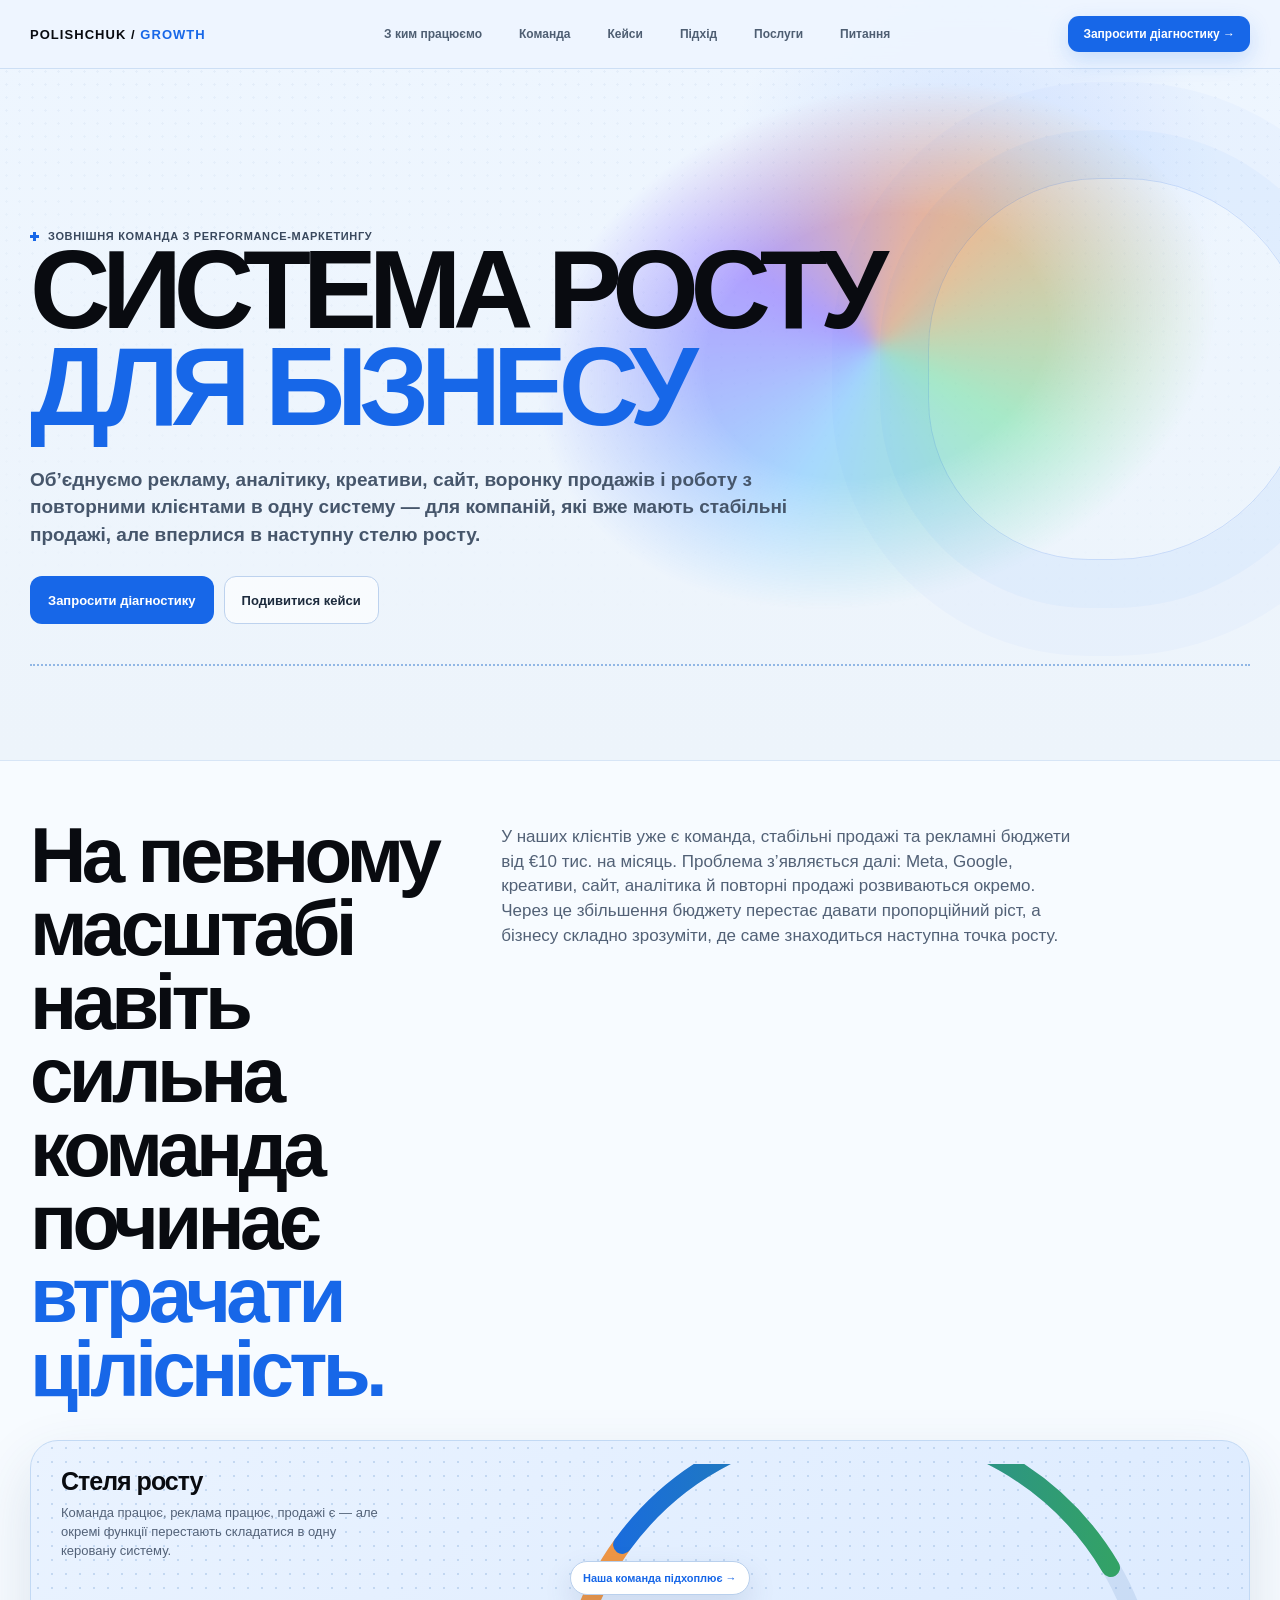
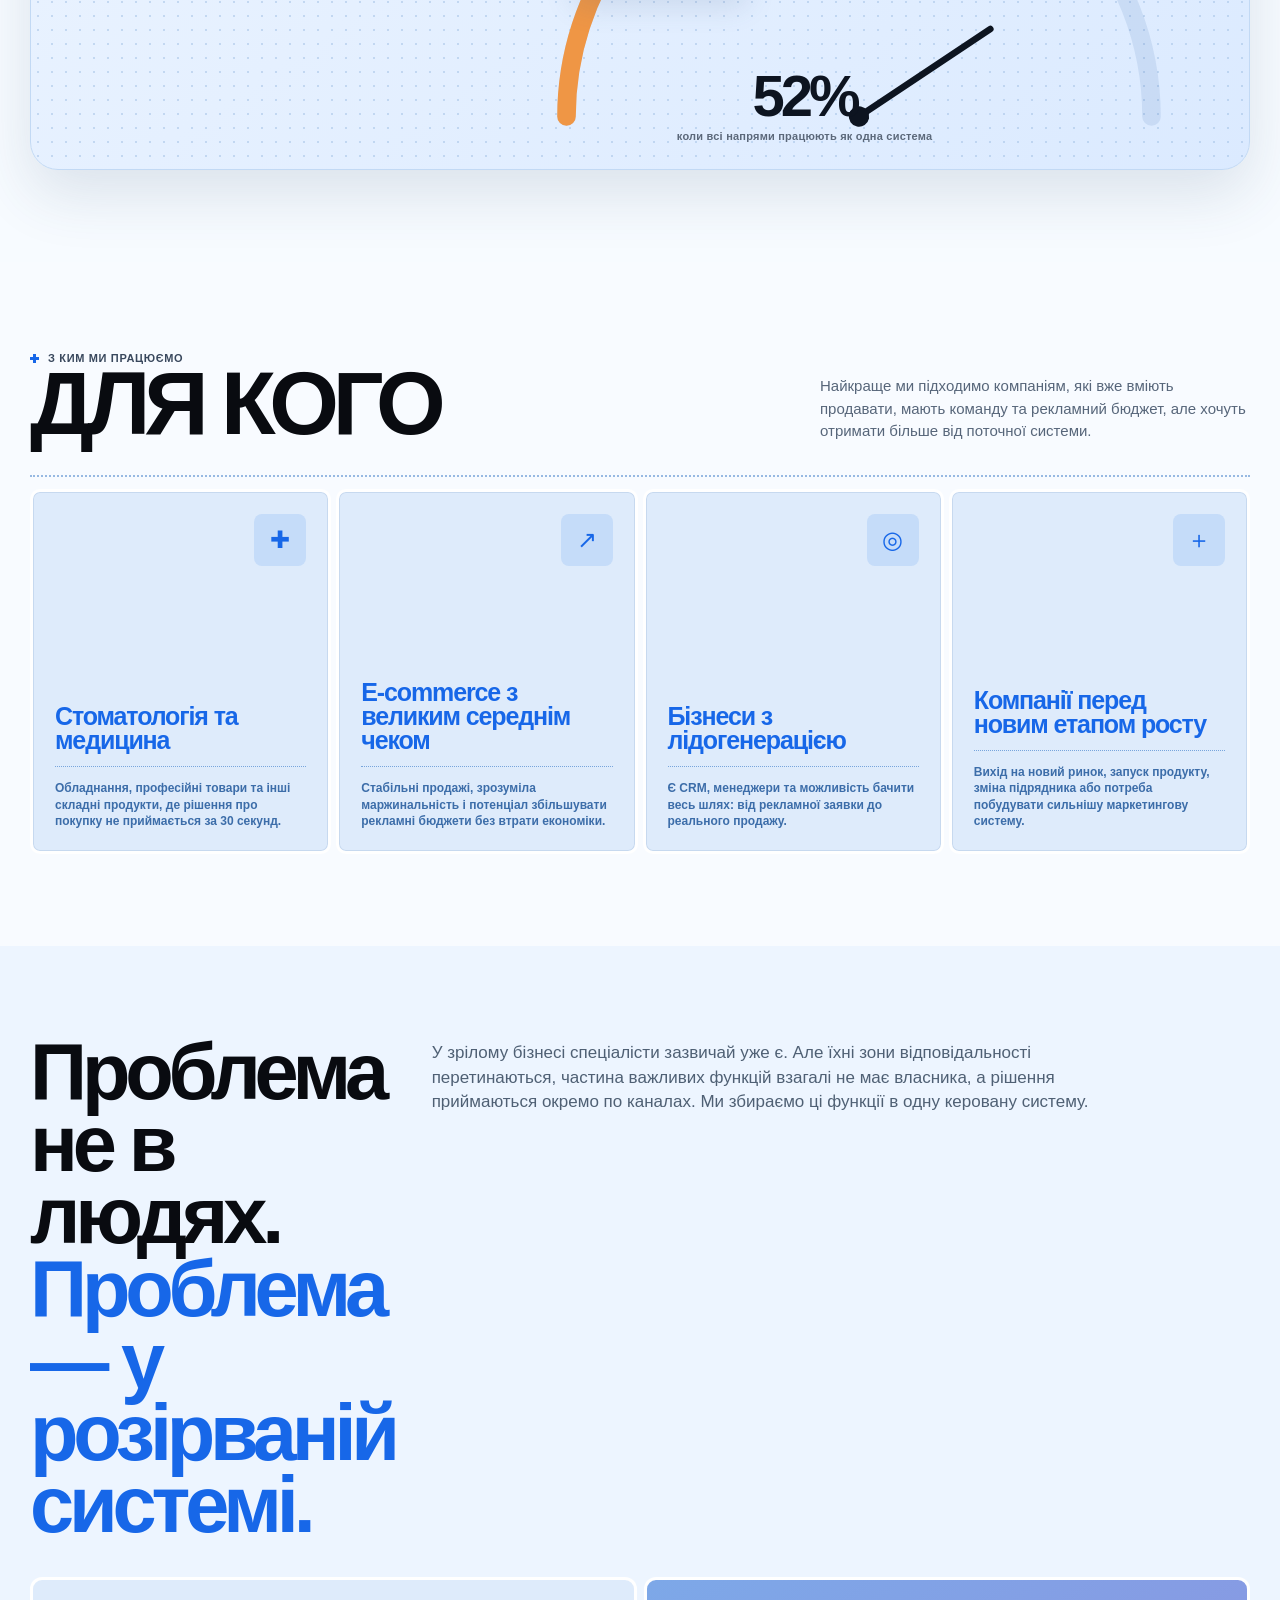
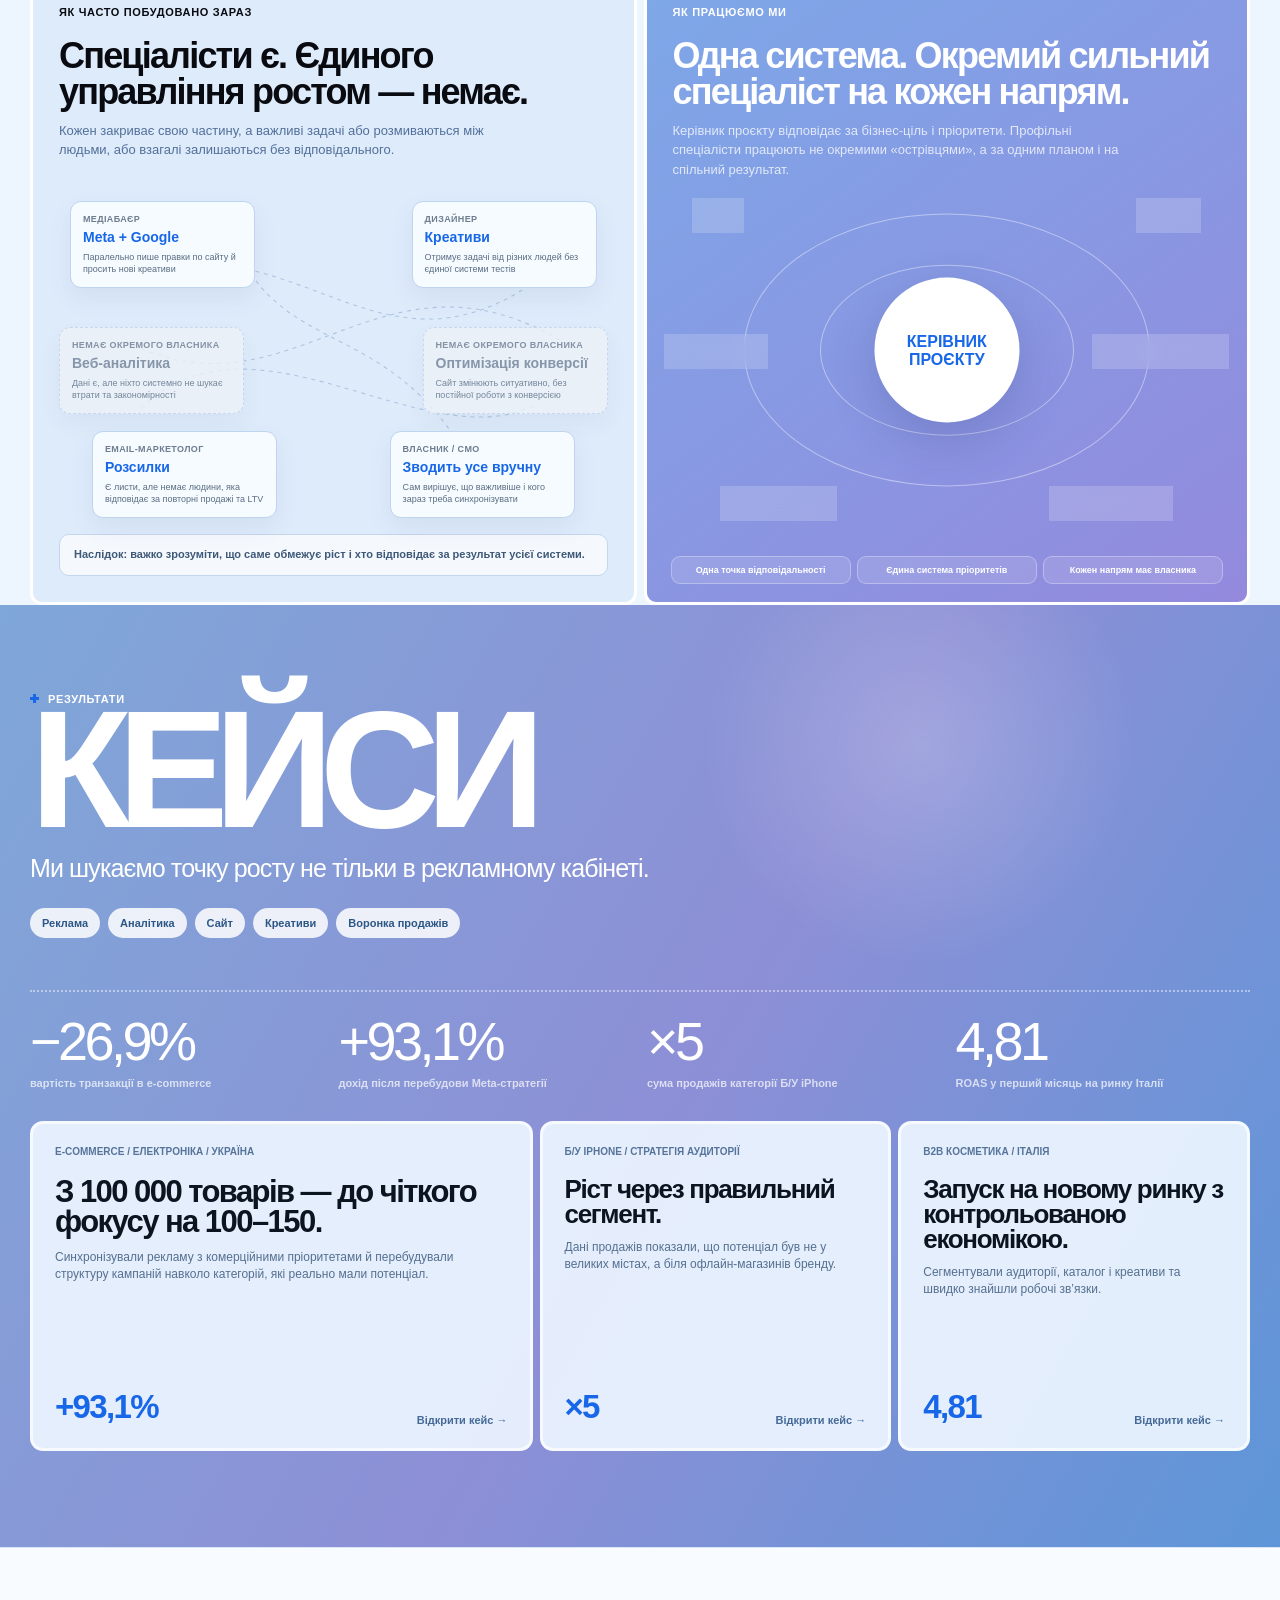
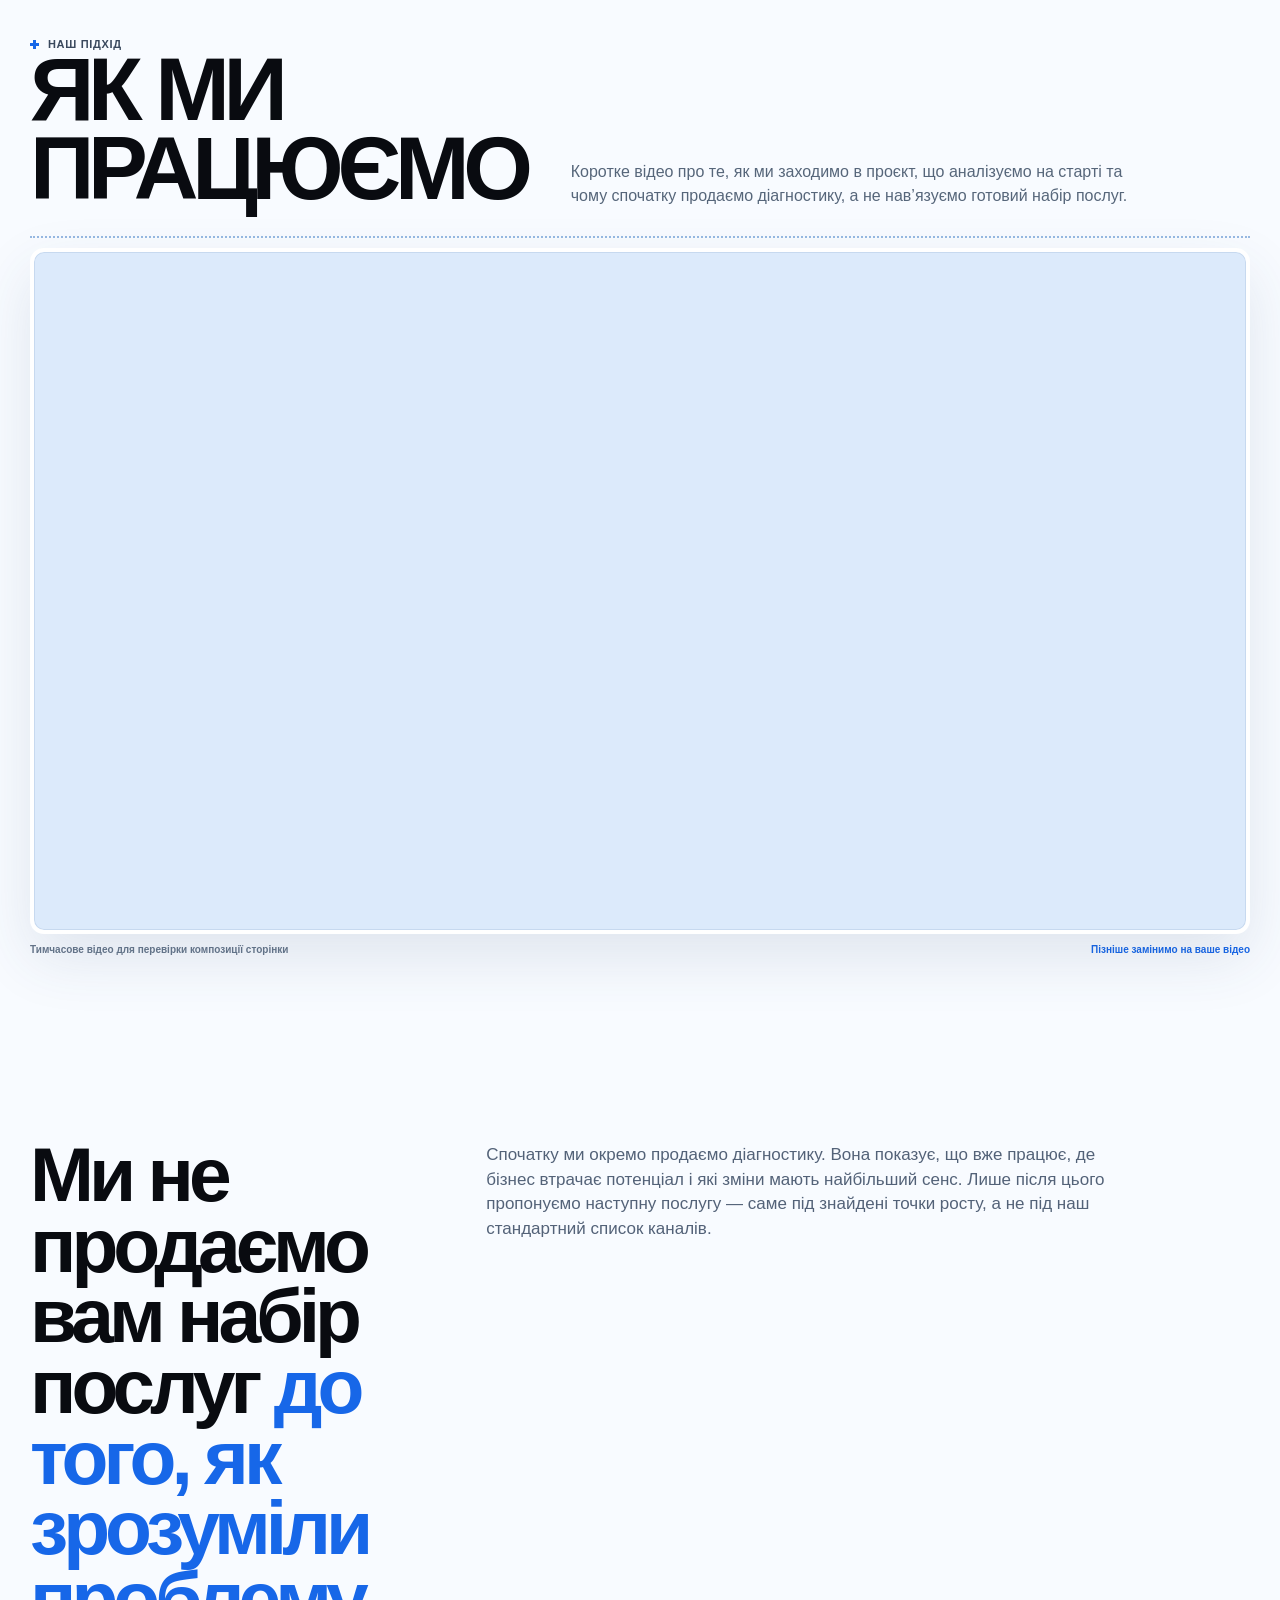
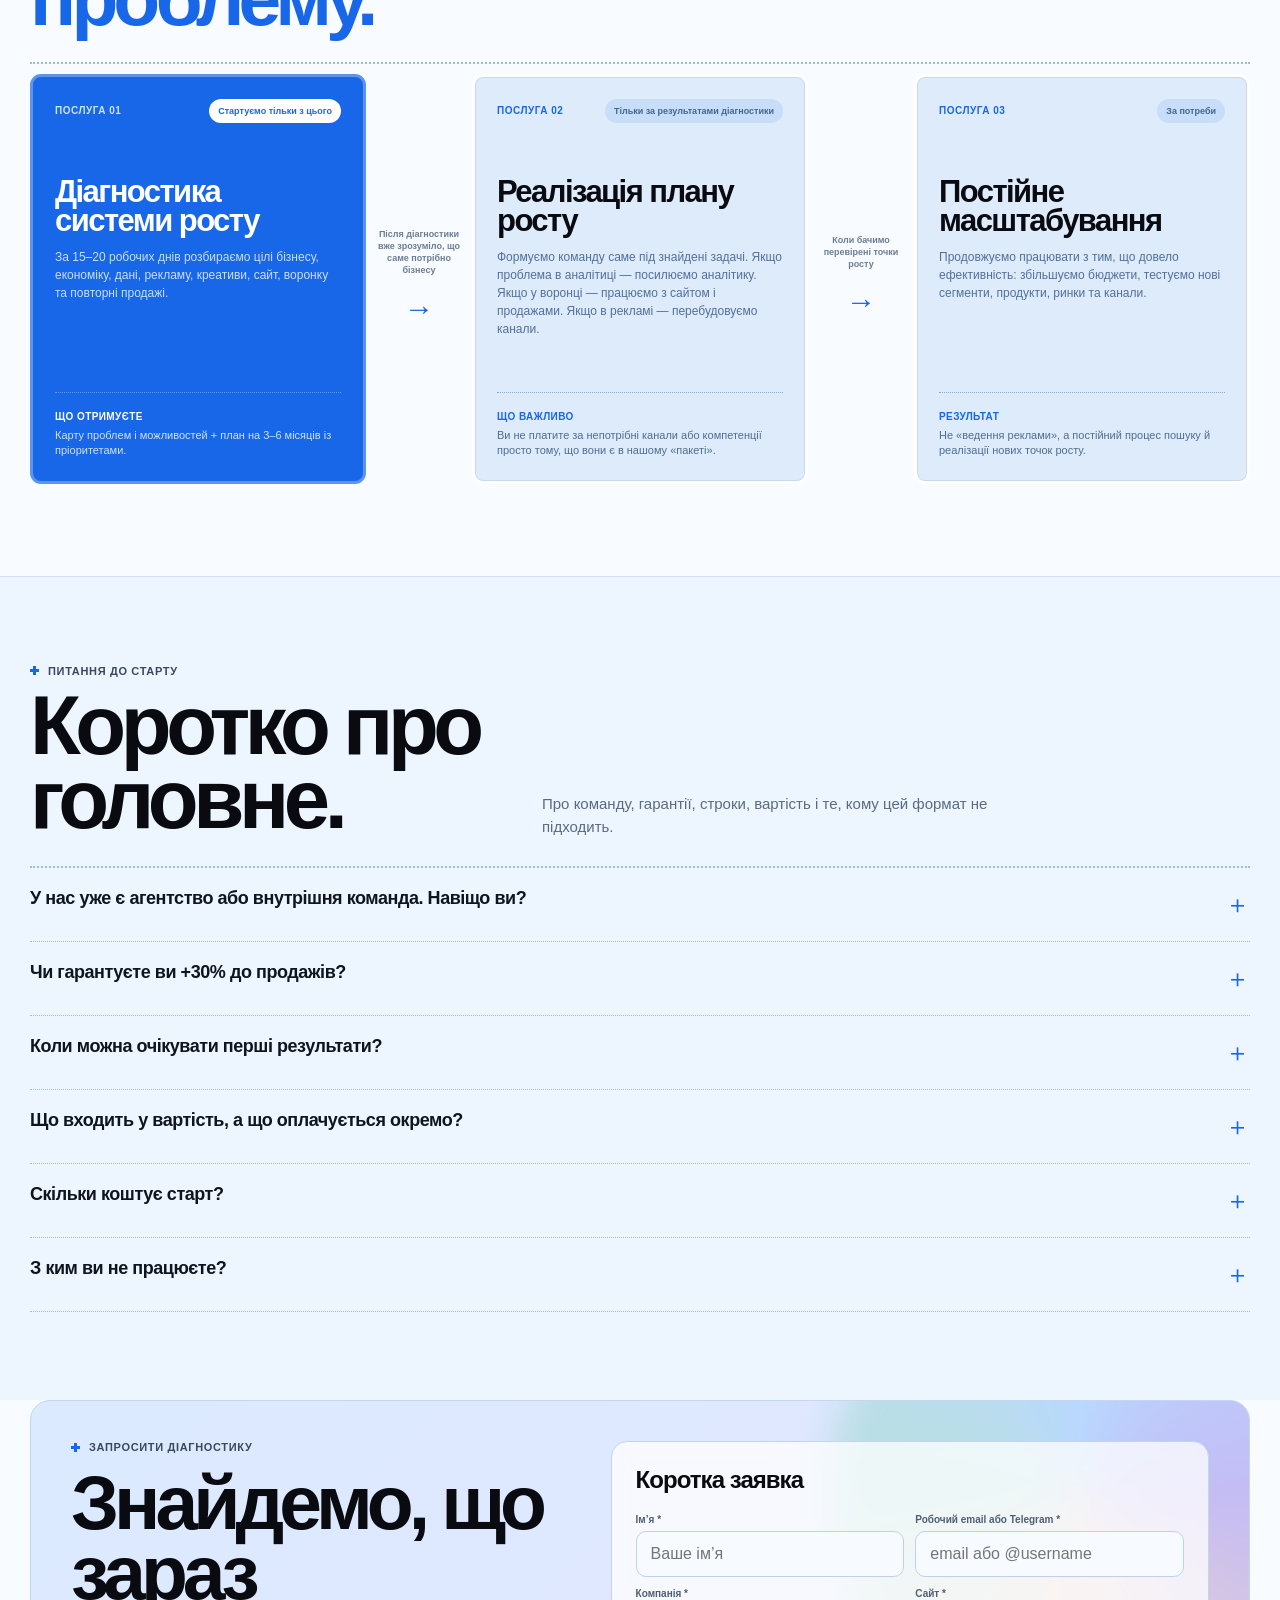
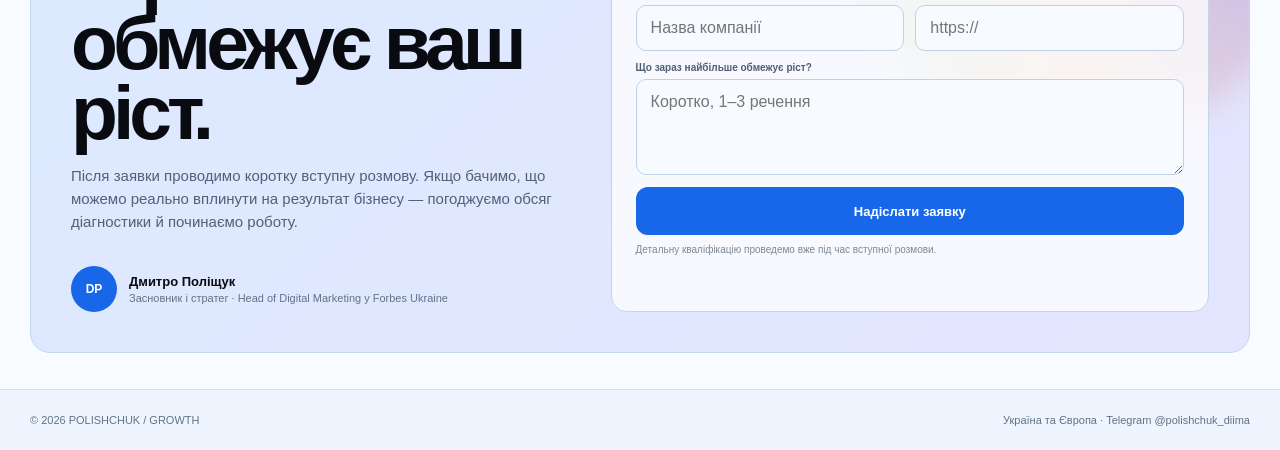
<file: polishchuk-growth-v5-video.html>
<!doctype html>
<html lang="uk">
<head>
  <meta charset="utf-8">
  <meta name="viewport" content="width=device-width,initial-scale=1">
  <meta name="description" content="Зовнішня команда з performance-маркетингу для бізнесів зі стабільними продажами, які хочуть перейти до наступного етапу росту.">
  <meta name="theme-color" content="#eef5ff">
  <title>POLISHCHUK / GROWTH — зовнішня performance-команда</title>
  <style>
    :root{
      --bg:#eef5ff;
      --bg2:#e3efff;
      --paper:#f8fbff;
      --white:#ffffff;
      --ink:#090b10;
      --blue:#1767e8;
      --blue2:#2f72df;
      --blue-soft:#cfe2ff;
      --muted:#6e7a8c;
      --line:#a9c8ef;
      --orange:#ef9645;
      --green:#35a65d;
      --violet:#7b56dd;
      --shadow:0 24px 60px rgba(48,77,112,.14);
      --r:22px;
      --max:1220px;
    }

    *{box-sizing:border-box}
    html{scroll-behavior:smooth}
    body{
      margin:0;
      font-family:Arial,Helvetica,sans-serif;
      color:var(--ink);
      background:var(--bg);
      -webkit-font-smoothing:antialiased;
      text-rendering:optimizeLegibility;
    }
    body.modal-open{overflow:hidden}
    a{text-decoration:none;color:inherit}
    button,input,textarea{font:inherit}
    button{cursor:pointer}
    .container{width:min(calc(100% - 40px),var(--max));margin:auto}

    .nav{
      position:fixed;z-index:100;inset:0 0 auto 0;
      background:rgba(238,245,255,.88);
      backdrop-filter:blur(15px);
      border-bottom:1px solid rgba(120,165,220,.28);
    }
    .nav-inner{height:68px;display:flex;align-items:center;justify-content:space-between;gap:18px}
    .brand{font-size:13px;font-weight:900;letter-spacing:.08em}
    .brand b{color:var(--blue)}
    .nav-links{display:flex;gap:9px;align-items:center}
    .nav-links a{
      padding:11px 13px;border:1px solid transparent;border-radius:11px;
      font-size:12px;font-weight:800;color:#4e5e72;transition:.2s
    }
    .nav-links a:hover{border-color:#b7d0ef;background:rgba(255,255,255,.55);color:#0b111b}
    .nav-cta{
      display:inline-flex;align-items:center;gap:10px;padding:11px 15px;border-radius:11px;
      background:var(--blue);color:#fff;font-size:12px;font-weight:900;
      box-shadow:0 8px 22px rgba(23,103,232,.18)
    }
    .menu{display:none;border:0;background:transparent;font-size:23px;color:#111}

    .eyebrow{
      display:flex;align-items:center;gap:9px;
      color:#39485d;font-size:11px;font-weight:900;text-transform:uppercase;letter-spacing:.06em
    }
    .eyebrow:before{
      content:"";width:9px;height:9px;background:
      linear-gradient(90deg,transparent 35%,var(--blue) 35% 65%,transparent 65%),
      linear-gradient(transparent 35%,var(--blue) 35% 65%,transparent 65%);
    }

    /* HERO */
    .hero{
      min-height:900px;padding:108px 0 42px;position:relative;overflow:hidden;
      background:
        radial-gradient(circle at 76% 25%,rgba(84,138,255,.18),transparent 22%),
        linear-gradient(180deg,#eef6ff,#edf4fb);
    }
    .hero:before{
      content:"";position:absolute;inset:0;opacity:.36;pointer-events:none;
      background-image:
        radial-gradient(circle,rgba(48,98,163,.16) 1px,transparent 1.2px);
      background-size:13px 13px;
      mask-image:linear-gradient(to bottom,black,transparent 86%);
    }
    .hero:after{
      content:"";position:absolute;width:730px;height:540px;right:3%;top:76px;border-radius:48% 52% 45% 55%;
      background:conic-gradient(from 225deg,#7dc9ff,#8a6cff,#ff9d52,#7de4a8,#7dc9ff);
      filter:blur(8px);opacity:.62;transform:rotate(-16deg);
      mask-image:radial-gradient(ellipse,#000 34%,transparent 67%);
    }
    .hero-inner{position:relative;z-index:2;display:grid;grid-template-columns:1fr 325px;gap:42px;align-items:stretch}
    .hero-main{padding-top:128px;position:relative}
    h1{
      margin:0;max-width:900px;font-size:clamp(68px,8.7vw,124px);
      line-height:.87;letter-spacing:-.075em;font-weight:900;text-transform:uppercase;
    }
    h1 .blue{color:var(--blue)}
    .hero-lead{
      margin:30px 0 0;max-width:660px;font-size:19px;line-height:1.45;color:#46566b;font-weight:600
    }
    .hero-actions{margin-top:28px;display:flex;gap:10px;flex-wrap:wrap}
    .btn{
      display:inline-flex;align-items:center;justify-content:center;gap:9px;
      min-height:48px;padding:12px 17px;border-radius:12px;border:1px solid transparent;
      font-size:13px;font-weight:900;transition:.2s
    }
    .btn:hover{transform:translateY(-2px)}
    .btn-primary{background:var(--blue);color:#fff}
    .btn-light{background:rgba(255,255,255,.65);border-color:#bdd2ee;color:#1d2b3d}
    .hero-tags{margin-top:44px;display:flex;flex-wrap:wrap;gap:10px}
    .tag{
      display:inline-flex;align-items:center;gap:8px;padding:9px 12px;border-radius:999px;
      background:rgba(255,255,255,.7);border:1px solid rgba(97,143,199,.28);font-size:11px;font-weight:900;color:#53647a
    }
    .tag i{width:8px;height:8px;border-radius:50%;background:var(--blue)}
    .tag.orange i{background:var(--orange)} .tag.green i{background:var(--green)} .tag.violet i{background:var(--violet)}
    .hero-side{display:grid;grid-template-rows:1fr 1fr auto;gap:6px;padding-top:4px}
    .info-card{
      min-height:210px;padding:20px;border-radius:13px;background:rgba(235,244,255,.82);
      border:4px solid rgba(255,255,255,.78);box-shadow:0 0 0 1px #c7dbf3 inset;
      display:flex;flex-direction:column;justify-content:space-between
    }
    .info-card strong{font-size:34px;line-height:1;color:var(--blue);font-weight:500}
    .info-card span{font-size:11px;font-weight:900;text-transform:uppercase;color:#233246}
    .plus{font-size:28px;color:var(--blue);align-self:flex-end;font-weight:300}
    .hero-side-copy{
      padding:16px 2px 0;font-size:17px;line-height:1.05;font-weight:900;letter-spacing:-.03em;max-width:250px
    }
    .hero-bottom-line{position:relative;z-index:2;margin-top:40px;border-top:2px dotted #91b7e5;height:14px}

    /* METER */
    .meter-section{background:#f7fbff;padding:58px 0 92px;border-top:1px solid #d7e5f6}
    .meter-head{display:grid;grid-template-columns:.72fr 1.28fr;gap:50px;align-items:start}
    .meter-head h2{
      margin:0;font-size:clamp(48px,6.1vw,82px);line-height:.94;letter-spacing:-.06em;font-weight:900
    }
    .meter-head h2 span{color:var(--blue)}
    .meter-head p{margin:6px 0 0;font-size:17px;line-height:1.45;color:#526176;max-width:570px}
    .meter-card{
      margin-top:34px;position:relative;height:330px;border-radius:28px;overflow:hidden;
      background:linear-gradient(145deg,#eaf3ff,#dbeaff);
      border:1px solid #c2d9f4;box-shadow:var(--shadow)
    }
    .meter-card:before{
      content:"";position:absolute;inset:0;opacity:.45;
      background-image:radial-gradient(circle,#98b9df 1px,transparent 1.2px);background-size:14px 14px
    }
    .meter-copy{
      position:absolute;z-index:2;left:30px;top:26px;max-width:330px
    }
    .meter-copy strong{display:block;font-size:25px;letter-spacing:-.04em}
    .meter-copy span{display:block;margin-top:8px;color:#536278;font-size:13px;line-height:1.45}
    .meter-svg{position:absolute;right:0;bottom:-5px;width:min(66%,780px);height:310px}
    .meter-track,.meter-first,.meter-next{fill:none;stroke-linecap:round;stroke-width:20}
    .meter-track{stroke:rgba(26,84,153,.10)}
    .meter-first{stroke:var(--orange);stroke-dasharray:0 100;transition:stroke-dasharray 1s cubic-bezier(.2,.8,.2,1)}
    .meter-next{stroke:url(#meterGrad);stroke-dasharray:0 100;stroke-dashoffset:-20;opacity:0;transition:stroke-dasharray 1.25s cubic-bezier(.2,.8,.2,1),opacity .35s}
    .meter-card.phase1 .meter-first{stroke-dasharray:20 100}
    .meter-card.phase2 .meter-next{stroke-dasharray:63 100;opacity:1}
    .needle{transform-origin:420px 260px;transform:rotate(-88deg);transition:transform 1.15s cubic-bezier(.2,.8,.2,1)}
    .needle line{stroke:#0d1420;stroke-width:7;stroke-linecap:round}
    .needle circle{fill:#0d1420}
    .meter-value{
      position:absolute;z-index:3;right:26%;bottom:27px;text-align:center;
      font-size:58px;line-height:1;font-weight:900;letter-spacing:-.07em;color:#0d1420
    }
    .meter-value small{display:block;margin-top:6px;font-size:11px;letter-spacing:.02em;color:#5b687a;font-weight:800}
    .pickup{
      position:absolute;z-index:4;right:41%;top:120px;padding:10px 12px;border-radius:999px;
      background:#fff;border:1px solid #b9d0ed;font-size:11px;font-weight:900;color:var(--blue);
      opacity:0;transform:translateY(10px);transition:.45s;box-shadow:0 12px 28px rgba(64,97,136,.15)
    }
    .meter-card.phase2 .pickup{opacity:1;transform:none}

    /* WHO */
    .who{padding:90px 0 92px;background:#f8fbff}
    .section-top{display:flex;align-items:flex-end;justify-content:space-between;gap:40px;margin-bottom:32px}
    .section-top h2{
      margin:0;font-size:clamp(58px,7vw,98px);line-height:.88;letter-spacing:-.07em;font-weight:900;text-transform:uppercase
    }
    .section-top p{margin:0;max-width:430px;color:#57667a;font-size:15px;line-height:1.5}
    .who-grid{border-top:2px dotted #97b9e2;padding-top:12px;display:grid;grid-template-columns:repeat(4,1fr);gap:5px}
    .who-card{
      min-height:365px;background:#deebfb;border-radius:10px;padding:22px;
      display:flex;flex-direction:column;justify-content:space-between;border:3px solid #fff;
      box-shadow:0 0 0 1px #c7d9ef inset
    }
    .who-icon{
      width:52px;height:52px;border-radius:8px;background:#c5dcf9;display:grid;place-items:center;
      color:var(--blue);font-size:24px;align-self:flex-end
    }
    .who-card h3{margin:0 0 14px;color:var(--blue);font-size:25px;line-height:.96;letter-spacing:-.045em}
    .who-card p{margin:0;padding-top:13px;border-top:1px dotted #78a5dc;color:#3c6da9;font-size:12px;line-height:1.35;font-weight:700}

    /* TEAM */
    .team{padding:90px 0 0;background:#edf5ff}
    .team-intro{
      display:grid;grid-template-columns:.62fr 1.38fr;gap:34px;align-items:start;margin-bottom:36px
    }
    .team-intro h2{
      margin:0;font-size:clamp(48px,6.2vw,84px);line-height:.91;letter-spacing:-.065em;font-weight:900
    }
    .team-intro h2 span{color:var(--blue)}
    .team-intro p{margin:5px 0 0;color:#4f6074;font-size:17px;line-height:1.45;max-width:690px}
    .team-board{display:grid;grid-template-columns:.88fr 1.12fr;gap:7px}
    .team-box{min-height:540px;background:#dbeafa;border-radius:12px;border:3px solid #fff;padding:26px;position:relative;overflow:hidden}
    .team-box.ours{background:linear-gradient(145deg,#7da8e8,#9389dd);color:#fff}
    .small-label{font-size:11px;font-weight:900;text-transform:uppercase;letter-spacing:.06em}
    .team-box h3{margin:20px 0 12px;font-size:36px;line-height:.98;letter-spacing:-.05em}
    .team-box>p{margin:0;color:#52709a;font-size:13px;line-height:1.5;max-width:470px}
    .team-box.ours>p{color:rgba(255,255,255,.76)}
    .generalist-stack{margin-top:28px;display:grid;gap:8px;max-width:480px}
    .generalist-head{
      display:flex;align-items:center;gap:12px;padding:13px;background:#eef5ff;border-radius:12px;color:#142136
    }
    .generalist-avatar{width:42px;height:42px;border-radius:9px;background:var(--blue);color:#fff;display:grid;place-items:center;font-size:11px;font-weight:900}
    .generalist-head strong{display:block;font-size:14px}.generalist-head span{font-size:10px;color:#748297}
    .task{
      display:flex;align-items:center;justify-content:space-between;padding:12px 13px;background:#eef5ff;border-radius:10px;
      color:#285789;font-size:12px;font-weight:800
    }
    .task b{font-size:10px;color:#a56b34;font-weight:900}
    .team-visual{position:absolute;inset:175px 18px 18px}
    .hub{
      position:absolute;left:50%;top:50%;transform:translate(-50%,-50%);
      width:145px;height:145px;border-radius:50%;background:#fff;color:var(--blue);
      display:grid;place-items:center;text-align:center;font-weight:900;box-shadow:0 18px 50px rgba(35,50,113,.2)
    }
    .node{
      position:absolute;padding:10px 12px;border:1px solid rgba(255,255,255,.46);border-radius:999px;
      background:rgba(255,255,255,.18);backdrop-filter:blur(8px);font-size:11px;font-weight:900;white-space:nowrap
    }
    .n1{left:5%;top:10%}.n2{right:5%;top:10%}.n3{left:0;top:46%}.n4{right:0;top:46%}.n5{left:10%;bottom:5%}.n6{right:10%;bottom:5%}
    .line{
      position:absolute;left:50%;top:50%;width:44%;height:44%;transform:translate(-50%,-50%);
      border:1px solid rgba(255,255,255,.38);border-radius:50%
    }
    .line.two{width:64%;height:64%}

    /* PROOF */
    .proof{
      padding:88px 0 96px;background:
        radial-gradient(circle at 72% 15%,rgba(255,255,255,.2),transparent 18%),
        linear-gradient(120deg,#7fa7d8,#8d8fd6 53%,#5d96d8);
      color:#fff
    }
    .proof-top{display:flex;justify-content:space-between;gap:30px;align-items:flex-start}
    .proof-top h2{
      margin:0;max-width:900px;font-size:clamp(54px,7vw,94px);line-height:.92;letter-spacing:-.065em;font-weight:500
    }
    .proof-top h2 span{color:rgba(255,255,255,.38)}
    .proof-tags{display:flex;gap:8px;flex-wrap:wrap;margin-top:26px}
    .proof-tag{padding:9px 12px;border-radius:999px;background:rgba(255,255,255,.85);color:#2c5686;font-size:11px;font-weight:900}
    .stats{margin-top:52px;border-top:2px dotted rgba(255,255,255,.45);padding-top:18px;display:grid;grid-template-columns:repeat(4,1fr);gap:14px}
    .stat strong{display:block;font-size:54px;letter-spacing:-.065em;font-weight:500}
    .stat span{display:block;margin-top:5px;color:rgba(255,255,255,.7);font-size:11px;font-weight:800}
    .case-grid{margin-top:32px;display:grid;grid-template-columns:1.25fr .875fr .875fr;gap:7px}
    .case{
      min-height:330px;border-radius:13px;background:rgba(235,244,255,.94);color:#0c1420;border:3px solid rgba(255,255,255,.65);
      padding:22px;display:flex;flex-direction:column;justify-content:space-between;transition:.2s;cursor:pointer
    }
    .case:hover{transform:translateY(-4px)}
    .case-label{font-size:10px;text-transform:uppercase;font-weight:900;color:#56749a}
    .case h3{margin:20px 0 12px;font-size:31px;line-height:.96;letter-spacing:-.05em}
    .case:not(:first-child) h3{font-size:26px}
    .case p{margin:0;color:#55708f;font-size:12px;line-height:1.45}
    .case-foot{display:flex;justify-content:space-between;align-items:flex-end;gap:14px;margin-top:20px}
    .case-foot strong{font-size:33px;color:var(--blue);letter-spacing:-.05em}
    .case-foot span{font-size:11px;font-weight:900;color:#456a97}

    /* PROCESS */
    .process{padding:92px 0;background:#f8fbff}
    .process-head{display:grid;grid-template-columns:.7fr 1.3fr;gap:45px;align-items:start;margin-bottom:28px}
    .process-head h2{margin:0;font-size:clamp(48px,6vw,82px);line-height:.92;letter-spacing:-.065em}
    .process-head p{margin:4px 0 0;color:#536278;font-size:17px;line-height:1.45;max-width:650px}
    .steps{border-top:2px dotted #9bbce4;display:grid;grid-template-columns:repeat(3,1fr);gap:6px;padding-top:9px}
    .step{min-height:310px;padding:22px;background:#deebfb;border-radius:10px;border:3px solid #fff;box-shadow:0 0 0 1px #c7d9ef inset}
    .step-no{font-size:11px;color:var(--blue);font-weight:900}
    .step h3{margin:54px 0 12px;font-size:30px;letter-spacing:-.045em}
    .step p{margin:0;color:#52709a;font-size:13px;line-height:1.5}
    .step strong{display:block;margin-top:23px;padding-top:13px;border-top:1px dotted #82aadb;color:#255d9f;font-size:12px}

    /* CTA */
    .cta{padding:0 0 36px;background:#f8fbff}
    .cta-card{
      position:relative;overflow:hidden;min-height:520px;border-radius:20px;
      background:linear-gradient(135deg,#dbeaff,#e4e5ff);
      border:1px solid #c3d7f0;padding:40px;display:grid;grid-template-columns:.9fr 1.1fr;gap:50px
    }
    .cta-card:after{
      content:"";position:absolute;width:500px;height:500px;right:-80px;top:-160px;border-radius:50%;
      background:conic-gradient(#67b8ff,#8665e2,#ffad67,#6bcf9c,#67b8ff);filter:blur(18px);opacity:.32
    }
    .cta-copy{position:relative;z-index:2}
    .cta h2{margin:15px 0 16px;font-size:clamp(48px,6vw,82px);line-height:.91;letter-spacing:-.065em}
    .cta p{margin:0;color:#526176;font-size:15px;line-height:1.55;max-width:520px}
    .founder{margin-top:32px;display:flex;align-items:center;gap:12px}
    .founder-avatar{width:46px;height:46px;border-radius:50%;background:var(--blue);color:#fff;display:grid;place-items:center;font-weight:900;font-size:12px}
    .founder strong{display:block;font-size:13px}.founder span{display:block;margin-top:3px;font-size:11px;color:#637287}
    .form{position:relative;z-index:2;background:rgba(255,255,255,.75);backdrop-filter:blur(10px);border:1px solid #c2d5ed;border-radius:16px;padding:24px}
    .form h3{margin:0 0 20px;font-size:24px;letter-spacing:-.04em}
    .fields{display:grid;grid-template-columns:1fr 1fr;gap:11px}
    .field{display:grid;gap:6px}
    .field.full{grid-column:1/-1}
    .field label{font-size:10px;font-weight:900;color:#4f5e72}
    .field input,.field textarea{
      width:100%;padding:13px 14px;border-radius:10px;border:1px solid #bfd1e8;background:#f7fbff;outline:none;color:#0b1119
    }
    .field input:focus,.field textarea:focus{border-color:#5d91d7;box-shadow:0 0 0 4px rgba(59,117,197,.12)}
    .field textarea{min-height:96px;resize:vertical}
    .form .btn{width:100%;margin-top:12px}
    .form-note{margin-top:9px;font-size:10px;color:#7c8796}
    .status{display:none;margin-top:10px;padding:10px;border-radius:10px;background:#e7eff9;color:#4d6077;font-size:11px}
    .status.show{display:block}

    footer{padding:24px 0;background:#eef5ff;border-top:1px solid #d3e2f3;color:#637287;font-size:11px}
    .footer-inner{display:flex;justify-content:space-between;gap:20px}

    /* modal */
    .modal{display:none;position:fixed;z-index:500;inset:0;background:rgba(20,35,52,.56);backdrop-filter:blur(12px);padding:18px}
    .modal.open{display:block}
    .dialog{width:min(100%,950px);max-height:calc(100vh - 36px);overflow:auto;margin:auto;background:#f6fbff;border-radius:18px;box-shadow:0 30px 90px rgba(24,54,90,.25)}
    .modal-head{position:sticky;top:0;z-index:2;display:flex;align-items:center;justify-content:space-between;padding:15px 18px;background:rgba(246,251,255,.9);backdrop-filter:blur(10px);border-bottom:1px solid #cfe0f2}
    .close{width:38px;height:38px;border-radius:10px;border:1px solid #c7d9ef;background:#fff}
    .modal-body{padding:34px}
    .modal-body h2{margin:14px 0 16px;font-size:clamp(38px,5vw,65px);line-height:.95;letter-spacing:-.06em}
    .modal-lead{max-width:760px;color:#56667a;font-size:16px;line-height:1.55}
    .modal-metrics{display:grid;grid-template-columns:repeat(4,1fr);gap:8px;margin:26px 0}
    .modal-metric{padding:15px;background:#deebfb;border-radius:10px}
    .modal-metric strong{display:block;color:var(--blue);font-size:27px}.modal-metric span{font-size:10px;color:#59779a}
    .modal-section{padding:20px 0;border-top:1px dotted #9ebee4}
    .modal-section h3{margin:0 0 8px;font-size:20px}.modal-section p{margin:0;color:#59697d;line-height:1.6}
    .reveal{opacity:0;transform:translateY(16px);transition:opacity .6s ease,transform .6s ease}
    .reveal.on{opacity:1;transform:none}

    @media(max-width:980px){
      .nav-links,.nav-cta{display:none}.menu{display:block}
      .hero{min-height:auto}.hero-inner{grid-template-columns:1fr}.hero-main{padding-top:70px}
      .hero-side{grid-template-columns:1fr 1fr;grid-template-rows:auto auto}.hero-side-copy{grid-column:1/-1}
      .info-card{min-height:170px}
      .meter-head,.team-intro,.process-head,.cta-card{grid-template-columns:1fr}
      .meter-card{height:460px}.meter-copy{max-width:480px}.meter-svg{width:100%;height:300px}.meter-value{right:38%}
      .who-grid{grid-template-columns:1fr 1fr}.team-board{grid-template-columns:1fr}.case-grid{grid-template-columns:1fr}
      .stats{grid-template-columns:1fr 1fr}.steps{grid-template-columns:1fr}
    }

    @media(max-width:640px){
      .container{width:min(calc(100% - 20px),var(--max))}
      .nav-inner{height:62px}
      .hero{padding-top:86px}
      h1{font-size:55px}
      .hero-lead{font-size:16px}
      .hero-actions{flex-direction:column}.btn{width:100%}
      .hero-side{grid-template-columns:1fr}.info-card{min-height:145px}
      .meter-section,.who,.team,.proof,.process{padding:66px 0}
      .meter-head h2,.section-top h2,.team-intro h2,.process-head h2{font-size:45px}
      .meter-card{height:430px}.meter-copy{left:18px;right:18px;top:18px}.meter-svg{height:250px}.meter-value{right:28%;font-size:48px}.pickup{right:30%;top:176px}
      .who-grid{grid-template-columns:1fr}.who-card{min-height:270px}
      .team-box{min-height:500px;padding:20px}.team-box.ours{min-height:530px}.team-visual{inset:185px 8px 10px}
      .hub{width:118px;height:118px;font-size:12px}.node{font-size:9px;padding:8px 9px}
      .proof-top{display:block}.proof-top h2{font-size:47px}.stats{grid-template-columns:1fr 1fr}.stat strong{font-size:43px}
      .process-head p{font-size:15px}.step{min-height:240px}.step h3{margin-top:35px}
      .cta-card{padding:24px}.cta h2{font-size:47px}.fields{grid-template-columns:1fr}.field.full{grid-column:auto}
      .footer-inner{flex-direction:column}
      .modal{padding:0}.dialog{min-height:100vh;max-height:100vh;border-radius:0}.modal-body{padding:26px 16px}.modal-metrics{grid-template-columns:1fr 1fr}
    }

    @media(prefers-reduced-motion:reduce){
      *{transition-duration:.01ms!important;animation-duration:.01ms!important}
      html{scroll-behavior:auto}
    }
  
    /* Revised hero */
    .hero{min-height:760px}
    .hero-inner-simple{display:block;position:relative;z-index:2}
    .hero-inner-simple .hero-main{padding-top:122px;max-width:1040px}
    .hero-inner-simple .hero-lead{max-width:790px}
    .hero-inner-simple:after{
      content:"";position:absolute;right:-60px;top:70px;width:380px;height:380px;border-radius:48% 52% 55% 45%;
      border:1px solid rgba(23,103,232,.18);
      box-shadow:0 0 0 48px rgba(23,103,232,.035),0 0 0 96px rgba(23,103,232,.025);
      z-index:-1
    }

    /* Clearer team comparison */
    .team-board-v2{grid-template-columns:1fr 1fr}
    .team-box.chaos{background:#deebfb}
    .chaos-map{position:relative;height:330px;margin-top:28px}
    .chaos-lines{position:absolute;inset:0;width:100%;height:100%;z-index:0}
    .chaos-lines path{fill:none;stroke:#8eafd4;stroke-width:1.4;stroke-dasharray:5 6;opacity:.62}
    .chaos-card{
      position:absolute;z-index:2;width:185px;padding:12px;border-radius:11px;background:#f6fbff;border:1px solid #bfd4ed;
      box-shadow:0 10px 24px rgba(58,91,126,.08)
    }
    .chaos-card span{display:block;color:#6d7c8f;font-size:9px;font-weight:900;text-transform:uppercase;letter-spacing:.04em}
    .chaos-card strong{display:block;margin-top:5px;color:#1767e8;font-size:14px}
    .chaos-card small{display:block;margin-top:6px;color:#5a6d83;font-size:9px;line-height:1.35}
    .chaos-card.muted-card{background:#edf2f8;border-style:dashed;opacity:.8}
    .chaos-card.muted-card strong{color:#718196}
    .chaos-card.c1{left:2%;top:4%}.chaos-card.c2{right:2%;top:4%}
    .chaos-card.c3{left:0;top:42%}.chaos-card.c4{right:0;top:42%}
    .chaos-card.c5{left:6%;bottom:0}.chaos-card.c6{right:6%;bottom:0}
    .chaos-result{
      margin-top:16px;padding:12px 14px;border-radius:10px;background:#f5f9fe;border:1px solid #c3d6ec;
      color:#3e5877;font-size:11px;font-weight:800;line-height:1.45
    }
    .team-visual-v2{inset:180px 18px 62px}
    .system-ring{position:absolute;left:50%;top:50%;transform:translate(-50%,-50%);border:1px solid rgba(255,255,255,.42);border-radius:50%}
    .ring-one{width:45%;height:45%}.ring-two{width:72%;height:72%}
    .system-result{
      position:absolute;left:24px;right:24px;bottom:18px;display:grid;grid-template-columns:repeat(3,1fr);gap:6px
    }
    .system-result span{
      padding:8px;border-radius:9px;border:1px solid rgba(255,255,255,.3);background:rgba(255,255,255,.12);
      text-align:center;font-size:9px;font-weight:900
    }

    /* Cases heading */
    .proof-top-cases{display:block}
    .cases-title{font-size:clamp(86px,13vw,176px)!important;line-height:.78!important;font-weight:900!important;letter-spacing:-.085em!important}
    .cases-subtitle{margin:20px 0 0;max-width:700px;font-size:25px;line-height:1.1;color:#fff;font-weight:500;letter-spacing:-.035em}

    /* Services are separate products, not a forced sequence */
    .services-head h2 span{color:var(--blue)}
    .service-flow{display:grid;grid-template-columns:1fr 90px 1fr 90px 1fr;gap:8px;align-items:stretch;border-top:2px dotted #9bbce4;padding-top:10px}
    .service-card{
      min-height:410px;padding:22px;border-radius:11px;background:#deebfb;border:3px solid #fff;box-shadow:0 0 0 1px #c7d9ef inset;
      display:flex;flex-direction:column
    }
    .service-card.service-primary{background:#1767e8;color:#fff;box-shadow:none;border-color:#5b96ec}
    .service-top{display:flex;align-items:center;justify-content:space-between;gap:8px}
    .service-no{font-size:10px;font-weight:900;text-transform:uppercase;letter-spacing:.05em;color:#1767e8}
    .service-primary .service-no{color:#cfe2ff}
    .service-badge{padding:7px 9px;border-radius:999px;background:#fff;color:#1767e8;font-size:9px;font-weight:900}
    .service-badge.secondary{background:#c8ddf7;color:#42668f}
    .service-card h3{margin:54px 0 12px;font-size:31px;line-height:.96;letter-spacing:-.05em}
    .service-card p{margin:0;color:#52709a;font-size:12px;line-height:1.5}
    .service-primary p{color:rgba(255,255,255,.78)}
    .service-output{margin-top:auto;padding-top:18px;border-top:1px dotted #82aadb}
    .service-primary .service-output{border-top-color:rgba(255,255,255,.35)}
    .service-output strong{display:block;font-size:10px;text-transform:uppercase;letter-spacing:.04em;color:#1767e8}
    .service-primary .service-output strong{color:#fff}
    .service-output span{display:block;margin-top:6px;color:#4e6d92;font-size:11px;line-height:1.4}
    .service-primary .service-output span{color:rgba(255,255,255,.8)}
    .service-connector{display:flex;flex-direction:column;align-items:center;justify-content:center;text-align:center;color:#6b7d92;font-size:9px;line-height:1.35;font-weight:800}
    .service-arrow{margin-top:12px;color:#1767e8;font-size:30px;font-weight:400}

    /* FAQ */
    .faq-section{padding:88px 0;background:#edf5ff;border-top:1px solid #d2e1f3}
    .faq-head{display:grid;grid-template-columns:.8fr 1.2fr;gap:40px;align-items:end;margin-bottom:28px}
    .faq-head h2{margin:12px 0 0;font-size:clamp(50px,6.5vw,86px);line-height:.9;letter-spacing:-.065em}
    .faq-head p{margin:0;color:#5b6b7f;font-size:15px;line-height:1.5;max-width:520px}
    .faq{border-top:2px dotted #9bbce4}
    .faq-item{border-bottom:1px dotted #9bbce4}
    .faq-question{
      width:100%;border:0;background:transparent;color:#10151d;padding:20px 0;display:grid;grid-template-columns:1fr auto;gap:20px;
      text-align:left;font-size:18px;font-weight:900;letter-spacing:-.025em
    }
    .faq-icon{color:#1767e8;font-size:25px;font-weight:400;transition:transform .25s}
    .faq-answer{max-height:0;overflow:hidden;transition:max-height .35s ease}
    .faq-answer p{margin:0;padding:0 46px 20px 0;color:#5b6c80;font-size:13px;line-height:1.6;max-width:900px}
    .faq-item.open .faq-icon{transform:rotate(45deg)}

    @media(max-width:980px){
      .hero-inner-simple .hero-main{padding-top:70px}
      .team-board-v2{grid-template-columns:1fr}
      .service-flow{grid-template-columns:1fr}
      .service-connector{min-height:72px}
      .service-arrow{transform:rotate(90deg)}
      .faq-head{grid-template-columns:1fr}
    }
    @media(max-width:640px){
      .hero{min-height:auto}
      .hero-inner-simple:after{display:none}
      .chaos-map{height:600px}
      .chaos-card{width:46%}
      .chaos-card.c1{left:0;top:0}.chaos-card.c2{right:0;top:0}
      .chaos-card.c3{left:0;top:31%}.chaos-card.c4{right:0;top:31%}
      .chaos-card.c5{left:0;bottom:0}.chaos-card.c6{right:0;bottom:0}
      .team-box.ours{min-height:570px}
      .system-result{grid-template-columns:1fr;left:14px;right:14px}
      .cases-title{font-size:78px!important}
      .cases-subtitle{font-size:20px}
      .service-card{min-height:330px}
      .service-card h3{margin-top:38px}
      .faq-question{font-size:16px}
    }


    /* Video / approach */
    .video-section{
      padding:90px 0 92px;
      background:#f8fbff;
      border-top:1px solid #d7e5f6;
    }
    .video-head{
      display:grid;
      grid-template-columns:.72fr 1.28fr;
      gap:44px;
      align-items:end;
      margin-bottom:28px;
    }
    .video-head h2{
      margin:0;
      font-size:clamp(58px,7vw,96px);
      line-height:.88;
      letter-spacing:-.07em;
      font-weight:900;
      text-transform:uppercase;
    }
    .video-head p{
      margin:0;
      max-width:580px;
      color:#56667a;
      font-size:16px;
      line-height:1.5;
    }
    .video-frame-wrap{
      position:relative;
      padding-top:10px;
      border-top:2px dotted #97b9e2;
    }
    .video-frame{
      position:relative;
      overflow:hidden;
      aspect-ratio:16/9;
      border-radius:14px;
      border:4px solid #fff;
      background:#dceafb;
      box-shadow:0 0 0 1px #c7d9ef inset,0 24px 60px rgba(48,77,112,.12);
    }
    .video-frame iframe{
      position:absolute;
      inset:0;
      width:100%;
      height:100%;
      border:0;
    }
    .video-meta{
      margin-top:10px;
      display:flex;
      align-items:center;
      justify-content:space-between;
      gap:16px;
      color:#66768a;
      font-size:10px;
      font-weight:800;
    }
    .video-meta span:last-child{
      color:#1767e8;
    }

    @media(max-width:980px){
      .video-head{grid-template-columns:1fr;gap:18px}
    }
    @media(max-width:640px){
      .video-section{padding:66px 0}
      .video-head h2{font-size:52px}
      .video-head p{font-size:14px}
      .video-frame{border-radius:10px;border-width:3px}
      .video-meta{flex-direction:column;align-items:flex-start}
    }

</style>
</head>
<body>
<header class="nav">
  <div class="container nav-inner">
    <a href="#top" class="brand">POLISHCHUK / <b>GROWTH</b></a>
    <nav class="nav-links">
      <a href="#who">З ким працюємо</a>
      <a href="#team">Команда</a>
      <a href="#proof">Кейси</a>
      <a href="#approach-video">Підхід</a>
      <a href="#process">Послуги</a>
      <a href="#faq">Питання</a>
    </nav>
    <a href="#contact" class="nav-cta">Запросити діагностику →</a>
    <button class="menu" id="menuBtn" aria-label="Відкрити меню">☰</button>
  </div>
</header>

<main id="top">
  <section class="hero">
    <div class="container hero-inner hero-inner-simple">
      <div class="hero-main reveal">
        <div class="eyebrow">Зовнішня команда з performance-маркетингу</div>
        <h1>Система росту <span class="blue">для бізнесу</span></h1>
        <p class="hero-lead">Об’єднуємо рекламу, аналітику, креативи, сайт, воронку продажів і роботу з повторними клієнтами в одну систему — для компаній, які вже мають стабільні продажі, але вперлися в наступну стелю росту.</p>
        <div class="hero-actions">
          <a href="#contact" class="btn btn-primary">Запросити діагностику</a>
          <a href="#proof" class="btn btn-light">Подивитися кейси</a>
        </div>
      </div>
    </div>
    <div class="container hero-bottom-line"></div>
  </section>

  <section class="meter-section">
    <div class="container">
      <div class="meter-head reveal">
        <h2>На певному масштабі навіть сильна команда починає <span>втрачати цілісність.</span></h2>
        <p>У наших клієнтів уже є команда, стабільні продажі та рекламні бюджети від €10 тис. на місяць. Проблема з’являється далі: Meta, Google, креативи, сайт, аналітика й повторні продажі розвиваються окремо. Через це збільшення бюджету перестає давати пропорційний ріст, а бізнесу складно зрозуміти, де саме знаходиться наступна точка росту.</p>
      </div>

      <div class="meter-card reveal" id="meterCard">
        <div class="meter-copy">
          <strong>Стеля росту</strong>
          <span>Команда працює, реклама працює, продажі є — але окремі функції перестають складатися в одну керовану систему.</span>
        </div>
        <div class="pickup">Наша команда підхоплює →</div>
        <svg class="meter-svg" viewBox="0 0 840 310" aria-hidden="true">
          <defs>
            <linearGradient id="meterGrad" x1="0" x2="1">
              <stop offset="0" stop-color="#1767e8"/>
              <stop offset="1" stop-color="#35a65d"/>
            </linearGradient>
          </defs>
          <path class="meter-track" d="M105 260 A315 315 0 0 1 735 260" pathLength="100"/>
          <path class="meter-first" d="M105 260 A315 315 0 0 1 735 260" pathLength="100"/>
          <path class="meter-next" d="M105 260 A315 315 0 0 1 735 260" pathLength="100"/>
          <g class="needle" id="needle">
            <line x1="420" y1="260" x2="420" y2="90"/>
            <circle cx="420" cy="260" r="11"/>
          </g>
        </svg>
        <div class="meter-value"><span id="meterValue">0</span>%<small id="meterState">коли кожен напрям живе окремо</small></div>
      </div>
    </div>
  </section>

  <section class="who" id="who">
    <div class="container">
      <div class="section-top reveal">
        <div>
          <div class="eyebrow">З ким ми працюємо</div>
          <h2>Для кого</h2>
        </div>
        <p>Найкраще ми підходимо компаніям, які вже вміють продавати, мають команду та рекламний бюджет, але хочуть отримати більше від поточної системи.</p>
      </div>

      <div class="who-grid">
        <article class="who-card reveal">
          <div class="who-icon">✚</div>
          <div>
            <h3>Стоматологія та медицина</h3>
            <p>Обладнання, професійні товари та інші складні продукти, де рішення про покупку не приймається за 30 секунд.</p>
          </div>
        </article>
        <article class="who-card reveal">
          <div class="who-icon">↗</div>
          <div>
            <h3>E-commerce з великим середнім чеком</h3>
            <p>Стабільні продажі, зрозуміла маржинальність і потенціал збільшувати рекламні бюджети без втрати економіки.</p>
          </div>
        </article>
        <article class="who-card reveal">
          <div class="who-icon">◎</div>
          <div>
            <h3>Бізнеси з лідогенерацією</h3>
            <p>Є CRM, менеджери та можливість бачити весь шлях: від рекламної заявки до реального продажу.</p>
          </div>
        </article>
        <article class="who-card reveal">
          <div class="who-icon">＋</div>
          <div>
            <h3>Компанії перед новим етапом росту</h3>
            <p>Вихід на новий ринок, запуск продукту, зміна підрядника або потреба побудувати сильнішу маркетингову систему.</p>
          </div>
        </article>
      </div>
    </div>
  </section>

  <section class="team" id="team">
    <div class="container">
      <div class="team-intro reveal">
        <h2>Проблема не в людях. <span>Проблема — у розірваній системі.</span></h2>
        <p>У зрілому бізнесі спеціалісти зазвичай уже є. Але їхні зони відповідальності перетинаються, частина важливих функцій взагалі не має власника, а рішення приймаються окремо по каналах. Ми збираємо ці функції в одну керовану систему.</p>
      </div>

      <div class="team-board team-board-v2">
        <div class="team-box chaos reveal">
          <div class="small-label">Як часто побудовано зараз</div>
          <h3>Спеціалісти є. Єдиного управління ростом — немає.</h3>
          <p>Кожен закриває свою частину, а важливі задачі або розмиваються між людьми, або взагалі залишаються без відповідального.</p>

          <div class="chaos-map">
            <div class="chaos-card c1">
              <span>Медіабаєр</span>
              <strong>Meta + Google</strong>
              <small>Паралельно пише правки по сайту й просить нові креативи</small>
            </div>

            <div class="chaos-card c2">
              <span>Дизайнер</span>
              <strong>Креативи</strong>
              <small>Отримує задачі від різних людей без єдиної системи тестів</small>
            </div>

            <div class="chaos-card c3 muted-card">
              <span>Немає окремого власника</span>
              <strong>Веб-аналітика</strong>
              <small>Дані є, але ніхто системно не шукає втрати та закономірності</small>
            </div>

            <div class="chaos-card c4 muted-card">
              <span>Немає окремого власника</span>
              <strong>Оптимізація конверсії</strong>
              <small>Сайт змінюють ситуативно, без постійної роботи з конверсією</small>
            </div>

            <div class="chaos-card c5">
              <span>Email-маркетолог</span>
              <strong>Розсилки</strong>
              <small>Є листи, але немає людини, яка відповідає за повторні продажі та LTV</small>
            </div>

            <div class="chaos-card c6">
              <span>Власник / CMO</span>
              <strong>Зводить усе вручну</strong>
              <small>Сам вирішує, що важливіше і кого зараз треба синхронізувати</small>
            </div>

            <svg class="chaos-lines" viewBox="0 0 700 360" aria-hidden="true">
              <path d="M120 72 C320 30 420 230 620 80"/>
              <path d="M105 250 C250 110 470 320 610 245"/>
              <path d="M220 30 C280 190 420 130 525 320"/>
              <path d="M85 165 C300 275 410 20 650 170"/>
            </svg>
          </div>

          <div class="chaos-result">Наслідок: важко зрозуміти, що саме обмежує ріст і хто відповідає за результат усієї системи.</div>
        </div>

        <div class="team-box ours reveal">
          <div class="small-label">Як працюємо ми</div>
          <h3>Одна система. Окремий сильний спеціаліст на кожен напрям.</h3>
          <p>Керівник проєкту відповідає за бізнес-ціль і пріоритети. Профільні спеціалісти працюють не окремими «острівцями», а за одним планом і на спільний результат.</p>

          <div class="team-visual team-visual-v2">
            <div class="system-ring ring-one"></div>
            <div class="system-ring ring-two"></div>
            <div class="hub">КЕРІВНИК<br>ПРОЄКТУ</div>
            <div class="node n1">Meta</div>
            <div class="node n2">Google</div>
            <div class="node n3">Веб-аналітика</div>
            <div class="node n4">Креативна стратегія</div>
            <div class="node n5">Сайт і конверсія</div>
            <div class="node n6">Повторні продажі</div>
          </div>

          <div class="system-result">
            <span>Одна точка відповідальності</span>
            <span>Єдина система пріоритетів</span>
            <span>Кожен напрям має власника</span>
          </div>
        </div>
      </div>
    </div>
  </section>

<section class="proof" id="proof">
    <div class="container">
      <div class="proof-top proof-top-cases reveal">
        <div>
          <div class="eyebrow" style="color:#fff">Результати</div>
          <h2 class="cases-title">КЕЙСИ</h2>
          <p class="cases-subtitle">Ми шукаємо точку росту не тільки в рекламному кабінеті.</p>
          <div class="proof-tags">
            <span class="proof-tag">Реклама</span>
            <span class="proof-tag">Аналітика</span>
            <span class="proof-tag">Сайт</span>
            <span class="proof-tag">Креативи</span>
            <span class="proof-tag">Воронка продажів</span>
          </div>
        </div>
      </div>

      <div class="stats reveal">
        <div class="stat"><strong>−26,9%</strong><span>вартість транзакції в e-commerce</span></div>
        <div class="stat"><strong>+93,1%</strong><span>дохід після перебудови Meta-стратегії</span></div>
        <div class="stat"><strong>×5</strong><span>сума продажів категорії Б/У iPhone</span></div>
        <div class="stat"><strong>4,81</strong><span>ROAS у перший місяць на ринку Італії</span></div>
      </div>

      <div class="case-grid">
        <article class="case reveal" data-case="zhuk">
          <div>
            <div class="case-label">E-commerce / електроніка / Україна</div>
            <h3>З 100 000 товарів — до чіткого фокусу на 100–150.</h3>
            <p>Синхронізували рекламу з комерційними пріоритетами й перебудували структуру кампаній навколо категорій, які реально мали потенціал.</p>
          </div>
          <div class="case-foot"><strong>+93,1%</strong><span>Відкрити кейс →</span></div>
        </article>

        <article class="case reveal" data-case="iphone">
          <div>
            <div class="case-label">Б/У iPhone / стратегія аудиторії</div>
            <h3>Ріст через правильний сегмент.</h3>
            <p>Дані продажів показали, що потенціал був не у великих містах, а біля офлайн-магазинів бренду.</p>
          </div>
          <div class="case-foot"><strong>×5</strong><span>Відкрити кейс →</span></div>
        </article>

        <article class="case reveal" data-case="italy">
          <div>
            <div class="case-label">B2B косметика / Італія</div>
            <h3>Запуск на новому ринку з контрольованою економікою.</h3>
            <p>Сегментували аудиторії, каталог і креативи та швидко знайшли робочі зв’язки.</p>
          </div>
          <div class="case-foot"><strong>4,81</strong><span>Відкрити кейс →</span></div>
        </article>
      </div>
    </div>
  </section>


  <section class="video-section" id="approach-video">
    <div class="container">
      <div class="video-head reveal">
        <div>
          <div class="eyebrow">Наш підхід</div>
          <h2>Як ми працюємо</h2>
        </div>
        <p>Коротке відео про те, як ми заходимо в проєкт, що аналізуємо на старті та чому спочатку продаємо діагностику, а не нав’язуємо готовий набір послуг.</p>
      </div>

      <div class="video-frame-wrap reveal">
        <div class="video-frame">
          <iframe
            src="https://www.youtube-nocookie.com/embed/ZdRjzIaQEyE?rel=0"
            title="Відео про наш підхід"
            loading="lazy"
            allow="accelerometer; autoplay; clipboard-write; encrypted-media; gyroscope; picture-in-picture; web-share"
            referrerpolicy="strict-origin-when-cross-origin"
            allowfullscreen>
          </iframe>
        </div>
        <div class="video-meta">
          <span>Тимчасове відео для перевірки композиції сторінки</span>
          <span>Пізніше замінимо на ваше відео</span>
        </div>
      </div>
    </div>
  </section>

  <section class="process services" id="process">
    <div class="container">
      <div class="process-head services-head reveal">
        <h2>Ми не продаємо вам набір послуг <span>до того, як зрозуміли проблему.</span></h2>
        <p>Спочатку ми окремо продаємо діагностику. Вона показує, що вже працює, де бізнес втрачає потенціал і які зміни мають найбільший сенс. Лише після цього пропонуємо наступну послугу — саме під знайдені точки росту, а не під наш стандартний список каналів.</p>
      </div>

      <div class="service-flow reveal">
        <article class="service-card service-primary">
          <div class="service-top">
            <span class="service-no">Послуга 01</span>
            <span class="service-badge">Стартуємо тільки з цього</span>
          </div>
          <h3>Діагностика системи росту</h3>
          <p>За 15–20 робочих днів розбираємо цілі бізнесу, економіку, дані, рекламу, креативи, сайт, воронку та повторні продажі.</p>
          <div class="service-output">
            <strong>Що отримуєте</strong>
            <span>Карту проблем і можливостей + план на 3–6 місяців із пріоритетами.</span>
          </div>
        </article>

        <div class="service-connector">
          <span>Після діагностики вже зрозуміло, що саме потрібно бізнесу</span>
          <div class="service-arrow">→</div>
        </div>

        <article class="service-card">
          <div class="service-top">
            <span class="service-no">Послуга 02</span>
            <span class="service-badge secondary">Тільки за результатами діагностики</span>
          </div>
          <h3>Реалізація плану росту</h3>
          <p>Формуємо команду саме під знайдені задачі. Якщо проблема в аналітиці — посилюємо аналітику. Якщо у воронці — працюємо з сайтом і продажами. Якщо в рекламі — перебудовуємо канали.</p>
          <div class="service-output">
            <strong>Що важливо</strong>
            <span>Ви не платите за непотрібні канали або компетенції просто тому, що вони є в нашому «пакеті».</span>
          </div>
        </article>

        <div class="service-connector">
          <span>Коли бачимо перевірені точки росту</span>
          <div class="service-arrow">→</div>
        </div>

        <article class="service-card">
          <div class="service-top">
            <span class="service-no">Послуга 03</span>
            <span class="service-badge secondary">За потреби</span>
          </div>
          <h3>Постійне масштабування</h3>
          <p>Продовжуємо працювати з тим, що довело ефективність: збільшуємо бюджети, тестуємо нові сегменти, продукти, ринки та канали.</p>
          <div class="service-output">
            <strong>Результат</strong>
            <span>Не «ведення реклами», а постійний процес пошуку й реалізації нових точок росту.</span>
          </div>
        </article>
      </div>
    </div>
  </section>


  <section class="faq-section" id="faq">
    <div class="container">
      <div class="faq-head reveal">
        <div>
          <div class="eyebrow">Питання до старту</div>
          <h2>Коротко про головне.</h2>
        </div>
        <p>Про команду, гарантії, строки, вартість і те, кому цей формат не підходить.</p>
      </div>

      <div class="faq reveal">
        <div class="faq-item">
          <button class="faq-question" aria-expanded="false">
            <span>У нас уже є агентство або внутрішня команда. Навіщо ви?</span>
            <span class="faq-icon">＋</span>
          </button>
          <div class="faq-answer">
            <p>Ми не обов’язково замінюємо чинну команду. Часто наша роль — знайти розриви між рекламою, аналітикою, креативами, сайтом, продажами та повторними клієнтами, а потім об’єднати потрібні функції навколо одного плану росту.</p>
          </div>
        </div>

        <div class="faq-item">
          <button class="faq-question" aria-expanded="false">
            <span>Чи гарантуєте ви +30% до продажів?</span>
            <span class="faq-icon">＋</span>
          </button>
          <div class="faq-answer">
            <p>Ні. На старті погоджуємо бізнес-ціль, перевіряємо її реалістичність і визначаємо, на які показники реально можемо вплинути. Ми відповідаємо за якість аналізу, реалізації та прозорий процес прийняття рішень, але не обіцяємо цифри до діагностики.</p>
          </div>
        </div>

        <div class="faq-item">
          <button class="faq-question" aria-expanded="false">
            <span>Коли можна очікувати перші результати?</span>
            <span class="faq-icon">＋</span>
          </button>
          <div class="faq-answer">
            <p>Діагностика займає 15–20 робочих днів. Після неї запускаємо пріоритетні зміни. Для бізнесів із достатнім обсягом даних перші зрозумілі сигнали зазвичай можна отримати протягом наступних 30–60 днів. У бізнесах із довгим циклом продажу потрібно більше часу.</p>
          </div>
        </div>

        <div class="faq-item">
          <button class="faq-question" aria-expanded="false">
            <span>Що входить у вартість, а що оплачується окремо?</span>
            <span class="faq-icon">＋</span>
          </button>
          <div class="faq-answer">
            <p>Після діагностики ми формуємо конкретний склад робіт і команди під ваш план. Великі зйомки, складна розробка сайту, великі CRM-інтеграції, 3D та інші окремі виробничі задачі оцінюються додатково.</p>
          </div>
        </div>

        <div class="faq-item">
          <button class="faq-question" aria-expanded="false">
            <span>Скільки коштує старт?</span>
            <span class="faq-icon">＋</span>
          </button>
          <div class="faq-answer">
            <p>Діагностика системи росту — від €4 500 залежно від кількості брендів, ринків, каналів і складності даних. Подальша робота розраховується окремо після діагностики, коли вже зрозумілий реальний обсяг задач.</p>
          </div>
        </div>

        <div class="faq-item">
          <button class="faq-question" aria-expanded="false">
            <span>З ким ви не працюєте?</span>
            <span class="faq-icon">＋</span>
          </button>
          <div class="faq-answer">
            <p>З бізнесами без підтвердженого попиту, достатньої маржі, доступу до даних або готовності змінювати сайт, офер і процес продажу. Також не беремо проєкти, де очікують гарантований результат за два тижні або шукають лише людину для технічного ведення рекламного кабінету.</p>
          </div>
        </div>
      </div>
    </div>
  </section>


<section class="cta" id="contact">
    <div class="container">
      <div class="cta-card">
        <div class="cta-copy reveal">
          <div class="eyebrow">Запросити діагностику</div>
          <h2>Знайдемо, що зараз обмежує ваш ріст.</h2>
          <p>Після заявки проводимо коротку вступну розмову. Якщо бачимо, що можемо реально вплинути на результат бізнесу — погоджуємо обсяг діагностики й починаємо роботу.</p>
          <div class="founder">
            <div class="founder-avatar">DP</div>
            <div><strong>Дмитро Поліщук</strong><span>Засновник і стратег · Head of Digital Marketing у Forbes Ukraine</span></div>
          </div>
        </div>

        <form class="form reveal" id="leadForm">
          <h3>Коротка заявка</h3>
          <div class="fields">
            <div class="field"><label>Ім’я *</label><input name="name" required placeholder="Ваше ім’я"></div>
            <div class="field"><label>Робочий email або Telegram *</label><input name="contact" required placeholder="email або @username"></div>
            <div class="field"><label>Компанія *</label><input name="company" required placeholder="Назва компанії"></div>
            <div class="field"><label>Сайт *</label><input name="website" required placeholder="https://"></div>
            <div class="field full"><label>Що зараз найбільше обмежує ріст?</label><textarea name="problem" placeholder="Коротко, 1–3 речення"></textarea></div>
          </div>
          <input type="hidden" name="utm_source"><input type="hidden" name="utm_medium"><input type="hidden" name="utm_campaign"><input type="hidden" name="utm_content"><input type="hidden" name="utm_term">
          <button class="btn btn-primary" type="submit">Надіслати заявку</button>
          <div class="form-note">Детальну кваліфікацію проведемо вже під час вступної розмови.</div>
          <div class="status" id="status"></div>
        </form>
      </div>
    </div>
  </section>
</main>

<footer>
  <div class="container footer-inner">
    <span>© 2026 POLISHCHUK / GROWTH</span>
    <span>Україна та Європа · Telegram @polishchuk_diima</span>
  </div>
</footer>

<div class="modal" id="modal" aria-hidden="true">
  <div class="dialog">
    <div class="modal-head"><strong>Кейс</strong><button class="close" id="close">✕</button></div>
    <div class="modal-body" id="modalBody"></div>
  </div>
</div>

<script>
  const FORM_ENDPOINT = "";

  const menuBtn=document.getElementById('menuBtn');
  const navLinks=document.querySelector('.nav-links');
  menuBtn.addEventListener('click',()=>{
    const open=navLinks.style.display==='flex';
    navLinks.style.display=open?'none':'flex';
    if(!open){
      Object.assign(navLinks.style,{
        position:'fixed',left:'10px',right:'10px',top:'68px',padding:'10px',
        background:'#eef5ff',border:'1px solid #c9dcf1',borderRadius:'14px',
        flexDirection:'column',alignItems:'stretch',zIndex:'120'
      });
    }
  });

  const revealObs=new IntersectionObserver(entries=>{
    entries.forEach(e=>{
      if(e.isIntersecting){e.target.classList.add('on');revealObs.unobserve(e.target)}
    })
  },{threshold:.12});
  document.querySelectorAll('.reveal').forEach(el=>revealObs.observe(el));

  // Умовна анімація "перша стеля → команда підхоплює → далі ріст"
  const meter=document.getElementById('meterCard');
  const needle=document.getElementById('needle');
  const meterValue=document.getElementById('meterValue');
  const meterState=document.getElementById('meterState');
  let meterPlayed=false;
  const angle=v=>-88+(176*v/100);
  const counter=(from,to,duration)=>{
    const start=performance.now();
    const tick=now=>{
      const p=Math.min((now-start)/duration,1);
      const e=1-Math.pow(1-p,3);
      meterValue.textContent=Math.round(from+(to-from)*e);
      if(p<1) requestAnimationFrame(tick);
    };
    requestAnimationFrame(tick);
  };
  const playMeter=()=>{
    if(meterPlayed)return;
    meterPlayed=true;
    meter.classList.add('phase1');
    needle.style.transform=`rotate(${angle(20)}deg)`;
    counter(0,20,850);
    setTimeout(()=>{
      meter.classList.add('phase2');
      needle.style.transform=`rotate(${angle(82)}deg)`;
      counter(20,82,1250);
      meterState.textContent='коли всі напрями працюють як одна система';
    },1300);
  };
  const meterObs=new IntersectionObserver(entries=>{
    if(entries[0].isIntersecting){playMeter();meterObs.disconnect()}
  },{threshold:.35});
  meterObs.observe(meter);

  const cases={
    zhuk:{
      label:"E-commerce / електроніка / Україна",
      title:"Як фокус на 100–150 товарах перетворив Meta на керований канал",
      lead:"Великий e-commerce приблизно зі 100 000 товарів витрачав бюджет у Meta, але канал працював близько до нульової рентабельності.",
      metrics:[["−26,9%","вартість транзакції"],["+50,4%","конверсія"],["+93,1%","дохід"],["1,5 міс.","до результату"]],
      sections:[
        ["Що побачили","Проблема була не тільки в аудиторіях чи креативах. Реклама намагалася продавати надто широкий каталог, а рекламні пріоритети не були синхронізовані з комерційними."],
        ["Що змінили","Разом із комерційним відділом визначили 4 пріоритетні категорії та 100–150 товарів за маржинальністю, наявністю, ціною, сезонністю й потенціалом попиту. Перебудували кампанії та креативи."],
        ["Результат","За 1,5 місяця вартість транзакції знизилась на 26,9%, конверсія виросла на 50,4%, а дохід — на 93,1%."]
      ]
    },
    iphone:{
      label:"Б/У iPhone / стратегія аудиторії",
      title:"Як аналіз фактичних покупців дав ×5 до суми продажів Б/У iPhone",
      lead:"Задача — масштабувати категорію Б/У iPhone без повної перебудови рекламної системи.",
      metrics:[["×5","сума продажів"],["≈₴1 млн","дохід"],["+30%","ROAS"],["1,5 міс.","період"]],
      sections:[
        ["Що побачили","Історичні продажі показали, що основний попит приходив не з найбільших міст, а з невеликих міст і селищ, де бренд мав сильну офлайн-присутність."],
        ["Що змінили","Сфокусували рекламу на невеликих містах біля офлайн-магазинів. У креативах підсилювали доступність Б/У iPhone, оплату частинами, гарантії та можливість оглянути товар."],
        ["Результат","За 1,5 місяця сума продажів категорії зросла у п’ять разів — приблизно до 1 млн грн, а ROAS підвищився на 30%."]
      ]
    },
    italy:{
      label:"B2B косметика / Італія",
      title:"ROAS 4,81 у перший місяць для B2B-магазину косметики",
      lead:"Інтернет-магазин косметики та обладнання для майстрів манікюру виходив у платне залучення клієнтів на ринку Італії.",
      metrics:[["€879,79","витрати на рекламу"],["74","оплачені продажі"],["€11,8","вартість продажу"],["4,81","ROAS"]],
      sections:[
        ["Підготовка","За п’ять робочих днів сегментували холодні, теплі й гарячі аудиторії та визначили пріоритетні продуктові категорії."],
        ["Що тестували","Для категорій створили окремі товарні набори та протестували каталоги, статичні й відеокреативи в різних зв’язках."],
        ["Результат","У перший місяць витрачено €879,79, отримано 74 оплачені продажі, €4 234,33 доходу та ROAS 4,81."]
      ]
    }
  };

  const modal=document.getElementById('modal');
  const modalBody=document.getElementById('modalBody');
  const closeBtn=document.getElementById('close');

  document.querySelectorAll('[data-case]').forEach(card=>{
    card.addEventListener('click',()=>{
      const d=cases[card.dataset.case];
      modalBody.innerHTML=`
        <div class="eyebrow">${d.label}</div>
        <h2>${d.title}</h2>
        <p class="modal-lead">${d.lead}</p>
        <div class="modal-metrics">
          ${d.metrics.map(x=>`<div class="modal-metric"><strong>${x[0]}</strong><span>${x[1]}</span></div>`).join('')}
        </div>
        ${d.sections.map(x=>`<div class="modal-section"><h3>${x[0]}</h3><p>${x[1]}</p></div>`).join('')}
      `;
      modal.classList.add('open');
      modal.setAttribute('aria-hidden','false');
      document.body.classList.add('modal-open');
    });
  });
  const closeModal=()=>{
    modal.classList.remove('open');modal.setAttribute('aria-hidden','true');document.body.classList.remove('modal-open')
  };
  closeBtn.addEventListener('click',closeModal);
  modal.addEventListener('click',e=>{if(e.target===modal)closeModal()});
  document.addEventListener('keydown',e=>{if(e.key==='Escape')closeModal()});


  document.querySelectorAll('.faq-question').forEach(button=>{
    button.addEventListener('click',()=>{
      const item=button.closest('.faq-item');
      const answer=item.querySelector('.faq-answer');
      const open=item.classList.toggle('open');
      button.setAttribute('aria-expanded',String(open));
      answer.style.maxHeight=open?answer.scrollHeight+'px':'0px';
    });
  });

  const params=new URLSearchParams(location.search);
  ["utm_source","utm_medium","utm_campaign","utm_content","utm_term"].forEach(key=>{
    const input=document.querySelector(`[name="${key}"]`);
    if(input) input.value=params.get(key)||"";
  });

  const form=document.getElementById('leadForm');
  const status=document.getElementById('status');
  form.addEventListener('submit',async e=>{
    e.preventDefault();
    if(!form.checkValidity()){form.reportValidity();return}
    const data=Object.fromEntries(new FormData(form).entries());
    data.page_url=location.href;
    data.submitted_at=new Date().toISOString();

    if(!FORM_ENDPOINT){
      console.table(data);
      status.classList.add('show');
      status.textContent='Форма готова. Для реальної відправки потрібно додати webhook у FORM_ENDPOINT.';
      return;
    }

    try{
      const response=await fetch(FORM_ENDPOINT,{
        method:'POST',
        headers:{'Content-Type':'application/json'},
        body:JSON.stringify(data)
      });
      if(!response.ok)throw new Error();
      status.classList.add('show');
      status.textContent='Дякуємо. Заявку надіслано.';
      form.reset();
    }catch{
      status.classList.add('show');
      status.textContent='Не вдалося надіслати форму. Напишіть у Telegram: @polishchuk_diima';
    }
  });
</script>
</body>
</html>
</file>
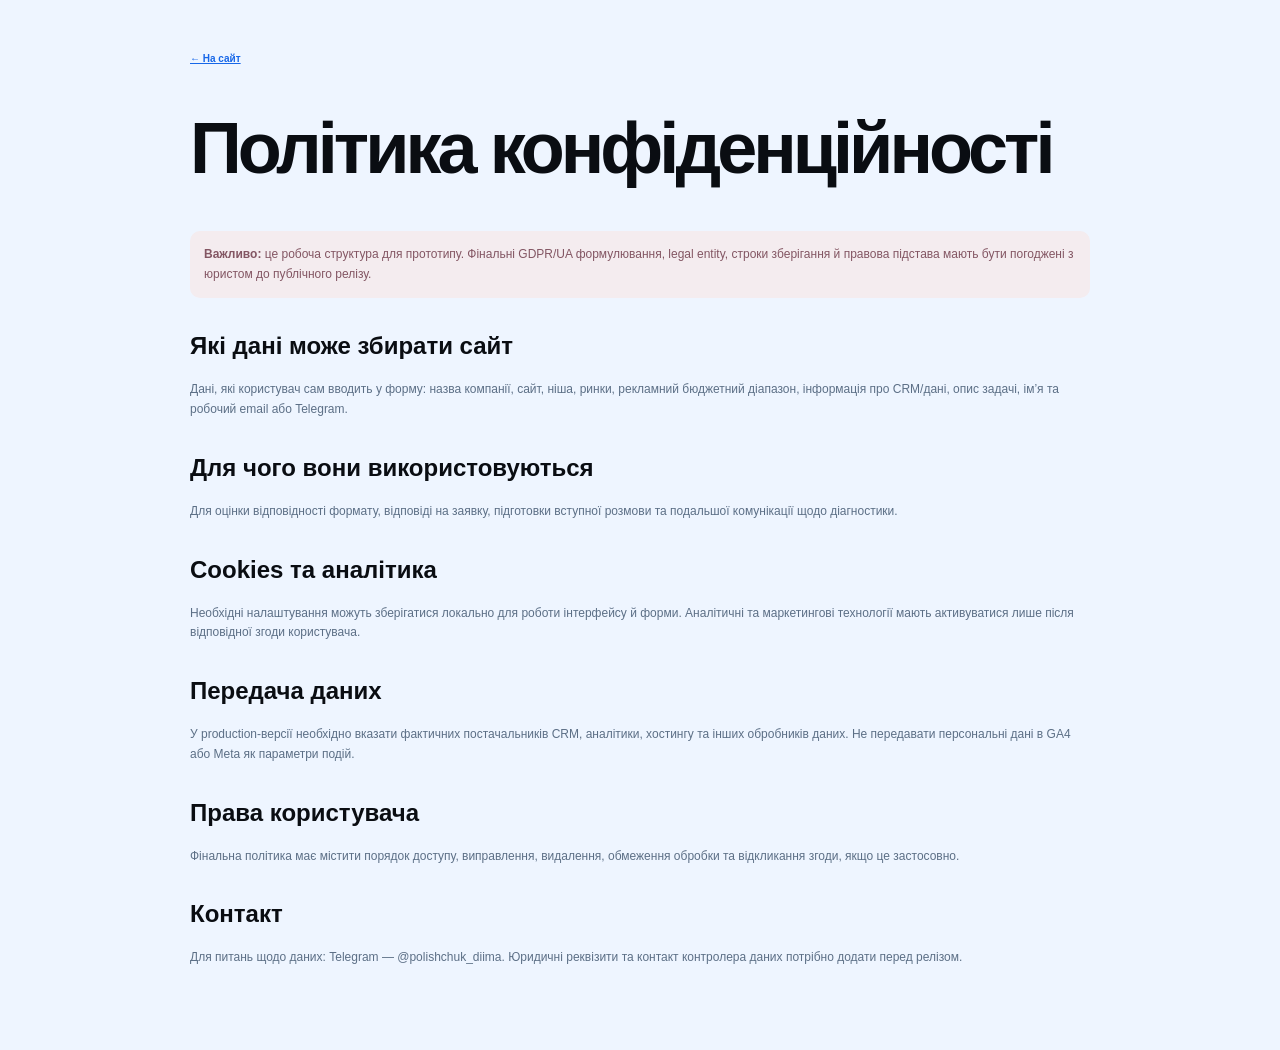
<file: privacy.html>
<!doctype html><html lang="uk"><head><meta charset="utf-8"><meta name="viewport" content="width=device-width,initial-scale=1">
<title>Політика конфіденційності — POLISHCHUK / GROWTH</title><meta name="robots" content="index,follow"><link rel="canonical" href="https://dimpolischuk2003-cyber.github.io/growth/privacy.html">
<style>body{margin:0;background:#eef5ff;color:#0a0d12;font-family:Arial,Helvetica,sans-serif}.w{width:min(calc(100% - 32px),900px);margin:auto;padding:48px 0 70px}h1{font-size:clamp(44px,6vw,72px);letter-spacing:-.055em;line-height:.95}h2{margin-top:34px;font-size:24px}p,li{color:#5c6f86;line-height:1.65;font-size:12px}.note{padding:14px;border-radius:10px;background:#f4ecef;color:#835663}.back{color:#1767e8;font-weight:900;font-size:10px}</style></head>
<body><main class="w"><a class="back" href="index.html">← На сайт</a><h1>Політика конфіденційності</h1>
<p class="note"><strong>Важливо:</strong> це робоча структура для прототипу. Фінальні GDPR/UA формулювання, legal entity, строки зберігання й правова підстава мають бути погоджені з юристом до публічного релізу.</p>
<h2>Які дані може збирати сайт</h2><p>Дані, які користувач сам вводить у форму: назва компанії, сайт, ніша, ринки, рекламний бюджетний діапазон, інформація про CRM/дані, опис задачі, ім’я та робочий email або Telegram.</p>
<h2>Для чого вони використовуються</h2><p>Для оцінки відповідності формату, відповіді на заявку, підготовки вступної розмови та подальшої комунікації щодо діагностики.</p>
<h2>Cookies та аналітика</h2><p>Необхідні налаштування можуть зберігатися локально для роботи інтерфейсу й форми. Аналітичні та маркетингові технології мають активуватися лише після відповідної згоди користувача.</p>
<h2>Передача даних</h2><p>У production-версії необхідно вказати фактичних постачальників CRM, аналітики, хостингу та інших обробників даних. Не передавати персональні дані в GA4 або Meta як параметри подій.</p>
<h2>Права користувача</h2><p>Фінальна політика має містити порядок доступу, виправлення, видалення, обмеження обробки та відкликання згоди, якщо це застосовно.</p>
<h2>Контакт</h2><p>Для питань щодо даних: Telegram — @polishchuk_diima. Юридичні реквізити та контакт контролера даних потрібно додати перед релізом.</p>
</main></body></html>
</file>
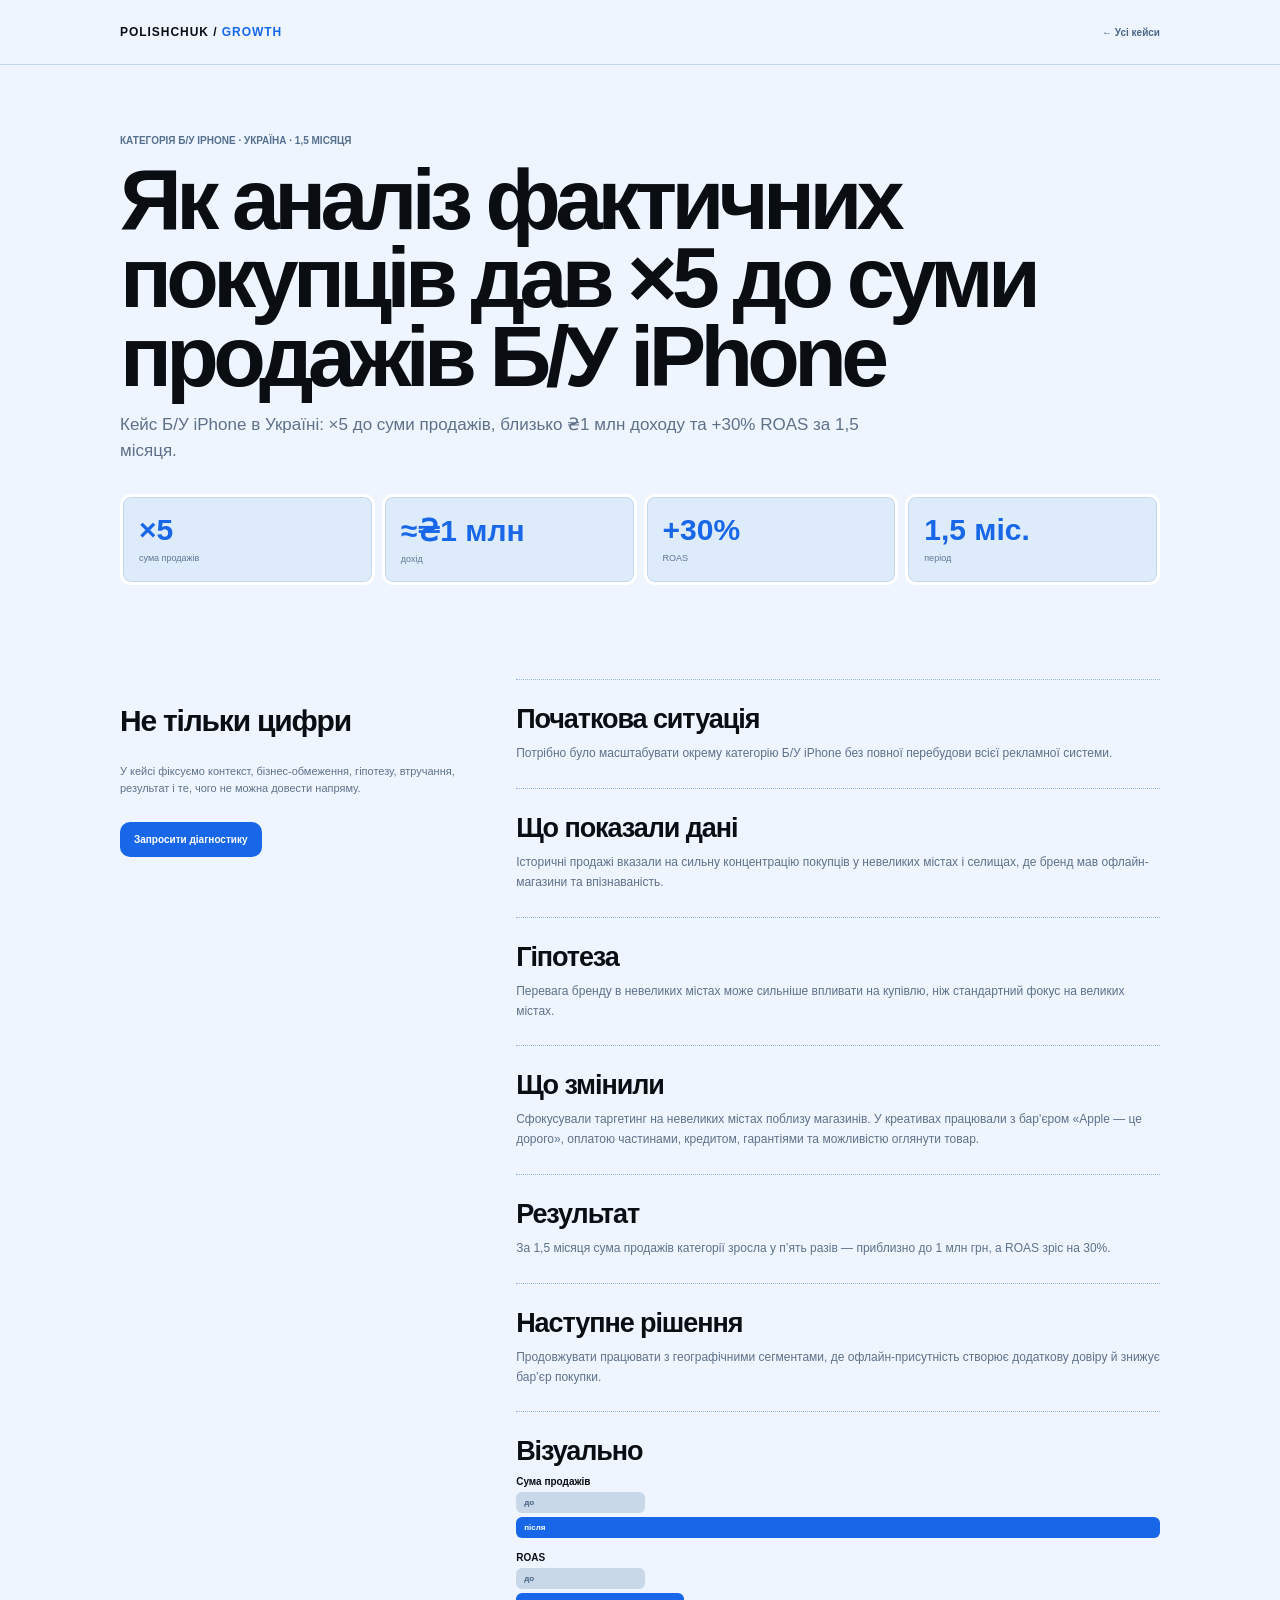
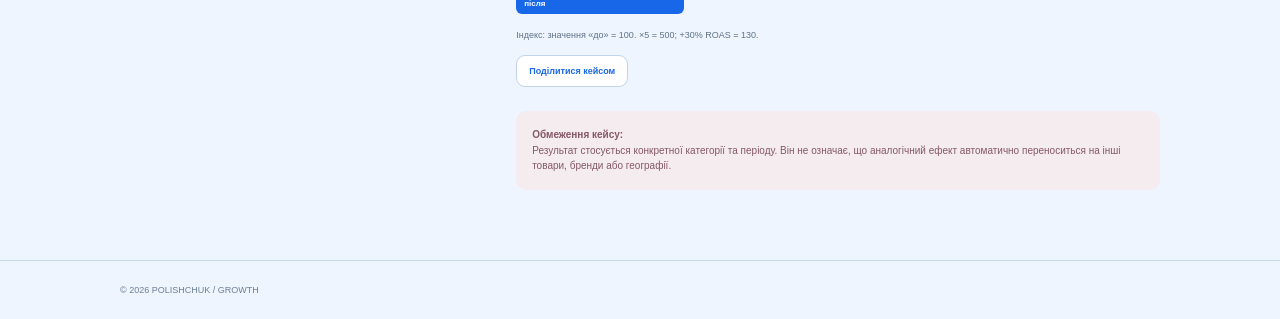
<file: cases/iphone.html>
<!doctype html><html lang="uk"><head><meta charset="utf-8"><meta name="viewport" content="width=device-width,initial-scale=1">
<title>Як аналіз фактичних покупців дав ×5 до суми продажів Б/У iPhone — POLISHCHUK / GROWTH</title><meta name="description" content="Кейс Б/У iPhone в Україні: ×5 до суми продажів, близько ₴1 млн доходу та +30% ROAS за 1,5 місяця.">
<link rel="canonical" href="https://dimpolischuk2003-cyber.github.io/growth/cases/iphone.html">
<meta property="og:type" content="article"><meta property="og:title" content="Як аналіз фактичних покупців дав ×5 до суми продажів Б/У iPhone"><meta property="og:description" content="Кейс Б/У iPhone в Україні: ×5 до суми продажів, близько ₴1 млн доходу та +30% ROAS за 1,5 місяця.">
<style>
:root{--bg:#eef5ff;--paper:#f8fbff;--ink:#0a0d12;--blue:#1767e8;--muted:#5f7189;--line:#c3d7ed}
*{box-sizing:border-box}html{scroll-behavior:smooth}body{margin:0;background:var(--bg);color:var(--ink);font-family:Arial,Helvetica,sans-serif}
a{color:inherit;text-decoration:none}.wrap{width:min(calc(100% - 32px),1040px);margin:auto}.nav{position:sticky;top:0;z-index:10;background:rgba(238,245,255,.9);backdrop-filter:blur(14px);border-bottom:1px solid var(--line)}
.navin{height:64px;display:flex;align-items:center;justify-content:space-between}.brand{font-size:12px;font-weight:900;letter-spacing:.08em}.brand b{color:var(--blue)}.back{color:#4c6788;font-size:10px;font-weight:900}
.hero{padding:70px 0 44px}.kicker{font-size:10px;text-transform:uppercase;font-weight:900;color:#55708f}.hero h1{margin:14px 0 16px;font-size:clamp(50px,7vw,86px);line-height:.91;letter-spacing:-.065em}.lead{max-width:780px;color:var(--muted);font-size:17px;line-height:1.55}
.metrics{display:grid;grid-template-columns:repeat(4,1fr);gap:7px;margin:30px 0}.metric{padding:16px;border:3px solid #fff;box-shadow:0 0 0 1px var(--line) inset;background:#deebfb;border-radius:11px}.metric strong{display:block;color:var(--blue);font-size:30px}.metric span{font-size:9px;color:#607892}
.content{display:grid;grid-template-columns:.72fr 1.28fr;gap:34px;padding:20px 0 70px}.aside{position:sticky;top:90px;align-self:start}.aside h2{font-size:30px;letter-spacing:-.04em}.aside p{color:var(--muted);font-size:11px;line-height:1.55}.cta{display:inline-flex;margin-top:14px;padding:12px 14px;border-radius:10px;background:var(--blue);color:#fff;font-size:10px;font-weight:900}
.story section{padding:24px 0;border-top:1px dotted #93b5de}.story h2{margin:0 0 9px;font-size:27px;letter-spacing:-.04em}.story p{margin:0;color:var(--muted);font-size:12px;line-height:1.65}.limitation{padding:16px;border-radius:10px;background:#f4ecef;color:#855866;font-size:10px;line-height:1.55}
footer{padding:24px 0;border-top:1px solid var(--line);color:#6d7e93;font-size:9px}
@media(max-width:720px){.metrics{grid-template-columns:1fr 1fr}.content{grid-template-columns:1fr}.aside{position:static}.hero h1{font-size:48px}}

.case-chart-v10{display:grid;gap:14px}.chart-row-v10 strong{display:block;margin-bottom:5px;font-size:10px}.chart-row-v10>div{display:grid;gap:4px}.chart-row-v10 span{display:block;padding:6px 8px;border-radius:6px;font-size:8px;font-weight:900;min-width:44px}.bar-before-v10{background:#c8d8e9;color:#45627f}.bar-after-v10{background:#1767e8;color:#fff}.case-chart-v10 p{font-size:9px}.share-case-v10{margin-top:12px;padding:10px 12px;border:1px solid #bfd3eb;border-radius:9px;background:#fff;color:#1767e8;font-weight:900;font-size:9px}
</style></head><body><header class="nav"><div class="wrap navin"><a class="brand" href="../index.html">POLISHCHUK / <b>GROWTH</b></a><a class="back" href="../index.html#proof">← Усі кейси</a></div></header>
<main><section class="hero"><div class="wrap"><div class="kicker">Категорія Б/У iPhone · Україна · 1,5 місяця</div><h1>Як аналіз фактичних покупців дав ×5 до суми продажів Б/У iPhone</h1><p class="lead">Кейс Б/У iPhone в Україні: ×5 до суми продажів, близько ₴1 млн доходу та +30% ROAS за 1,5 місяця.</p><div class="metrics"><div class="metric"><strong>×5</strong><span>сума продажів</span></div><div class="metric"><strong>≈₴1 млн</strong><span>дохід</span></div><div class="metric"><strong>+30%</strong><span>ROAS</span></div><div class="metric"><strong>1,5 міс.</strong><span>період</span></div></div></div></section>
<div class="wrap content"><aside class="aside"><h2>Не тільки цифри</h2><p>У кейсі фіксуємо контекст, бізнес-обмеження, гіпотезу, втручання, результат і те, чого не можна довести напряму.</p><a class="cta" href="../index.html#contact">Запросити діагностику</a></aside><article class="story"><section><h2>Початкова ситуація</h2><p>Потрібно було масштабувати окрему категорію Б/У iPhone без повної перебудови всієї рекламної системи.</p></section><section><h2>Що показали дані</h2><p>Історичні продажі вказали на сильну концентрацію покупців у невеликих містах і селищах, де бренд мав офлайн-магазини та впізнаваність.</p></section><section><h2>Гіпотеза</h2><p>Перевага бренду в невеликих містах може сильніше впливати на купівлю, ніж стандартний фокус на великих містах.</p></section><section><h2>Що змінили</h2><p>Сфокусували таргетинг на невеликих містах поблизу магазинів. У креативах працювали з бар’єром «Apple — це дорого», оплатою частинами, кредитом, гарантіями та можливістю оглянути товар.</p></section><section><h2>Результат</h2><p>За 1,5 місяця сума продажів категорії зросла у п’ять разів — приблизно до 1 млн грн, а ROAS зріс на 30%.</p></section><section><h2>Наступне рішення</h2><p>Продовжувати працювати з географічними сегментами, де офлайн-присутність створює додаткову довіру й знижує бар’єр покупки.</p></section><section><h2>Візуально</h2><div class="case-chart-v10"><div class="chart-row-v10"><strong>Сума продажів</strong><div><span class="bar-before-v10" style="width:20.0%">до</span><span class="bar-after-v10" style="width:100.0%">після</span></div></div><div class="chart-row-v10"><strong>ROAS</strong><div><span class="bar-before-v10" style="width:20.0%">до</span><span class="bar-after-v10" style="width:26.0%">після</span></div></div><p>Індекс: значення «до» = 100. ×5 = 500; +30% ROAS = 130.</p></div><button class="share-case-v10" type="button">Поділитися кейсом</button></section><div class="limitation"><strong>Обмеження кейсу:</strong><br>Результат стосується конкретної категорії та періоду. Він не означає, що аналогічний ефект автоматично переноситься на інші товари, бренди або географії.</div></article></div></main>
<footer><div class="wrap">© 2026 POLISHCHUK / GROWTH</div></footer><script>
const dataLayer=window.dataLayer=window.dataLayer||[];
const track=(event,params={})=>dataLayer.push({event,...params});
const metricSeen=new Set();
new IntersectionObserver(entries=>entries.forEach(e=>{if(e.isIntersecting&&!metricSeen.has(e.target.textContent)){metricSeen.add(e.target.textContent);track('case_metric_view',{case_id:'iphone',metric:e.target.textContent.trim()})}}),{threshold:.7}).observe(document.querySelector('.metrics'));
document.querySelector('.cta')?.addEventListener('click',()=>track('case_cta_click',{case_id:'iphone',action:'diagnostic'}));
document.querySelector('.share-case-v10')?.addEventListener('click',async()=>{try{if(navigator.share)await navigator.share({title:document.title,url:location.href});else await navigator.clipboard.writeText(location.href)}catch{}track('case_share',{case_id:'iphone'})});
</script></body></html>
</file>
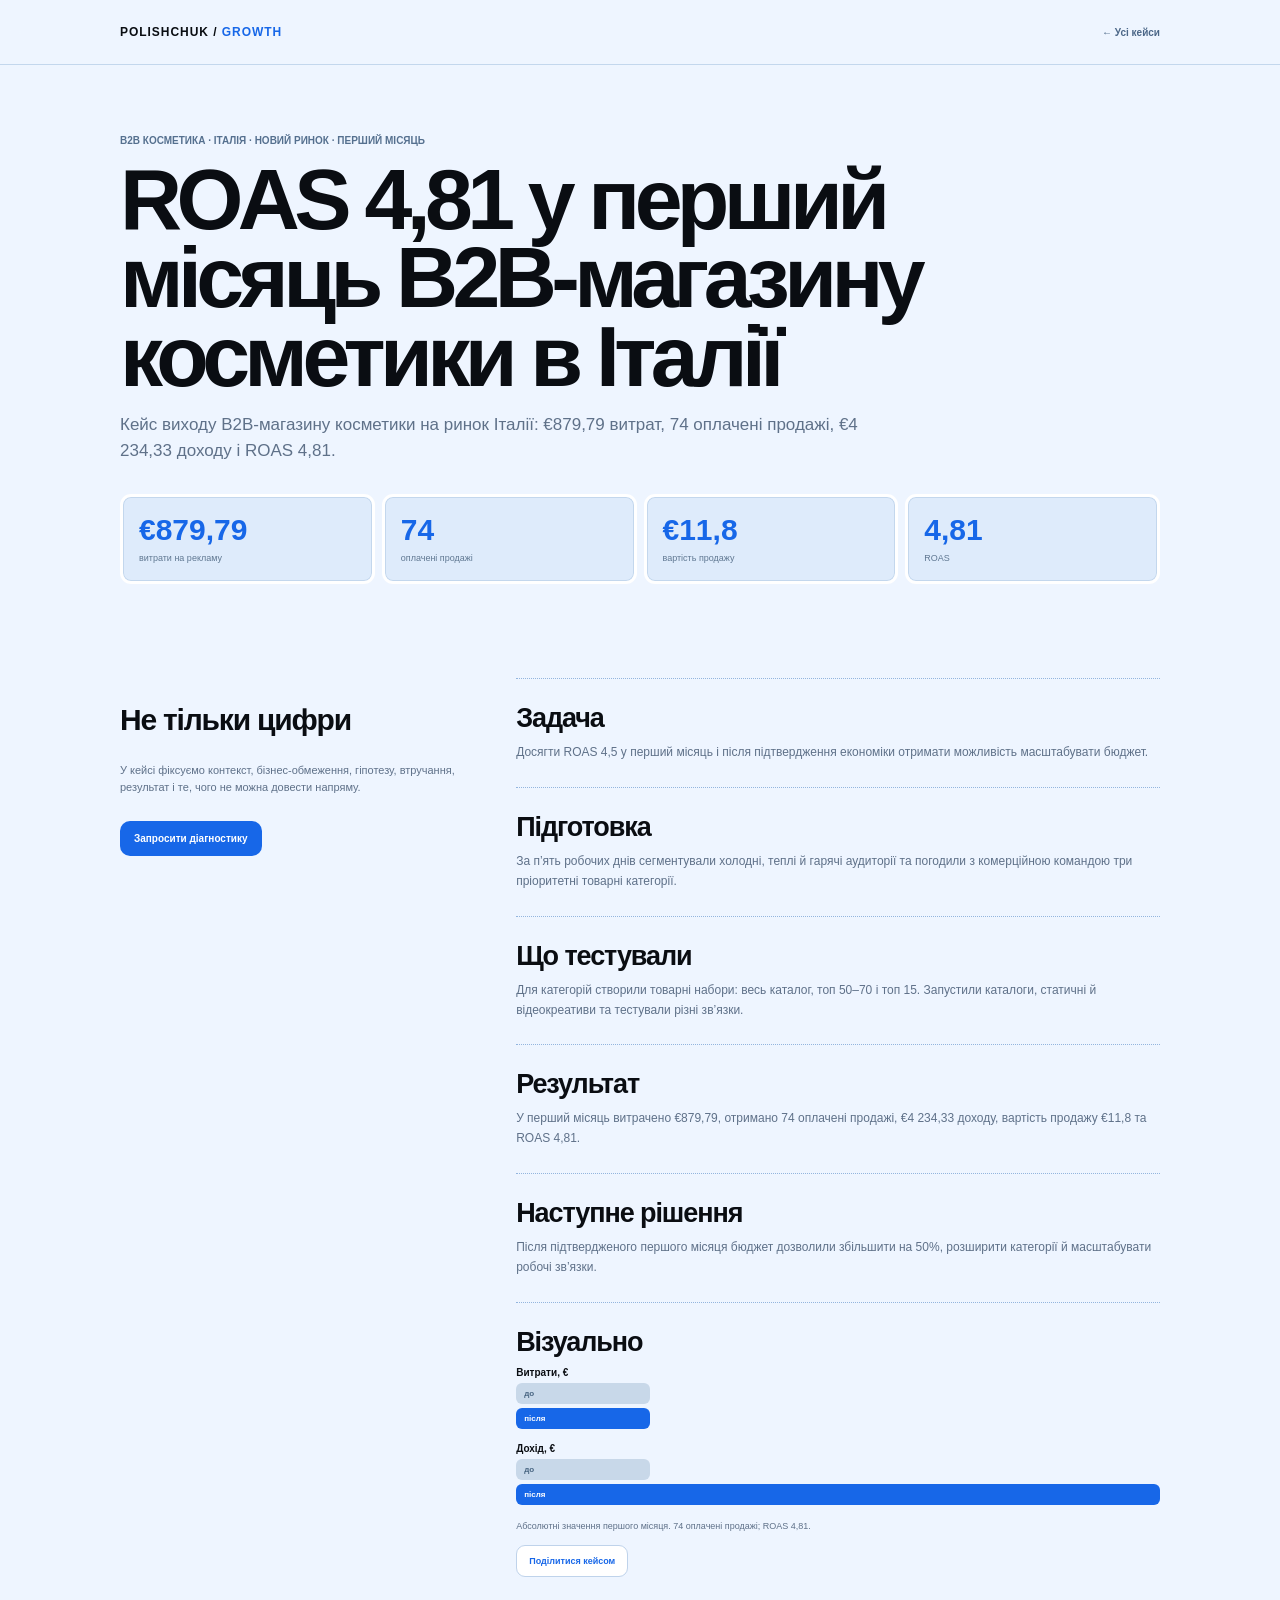
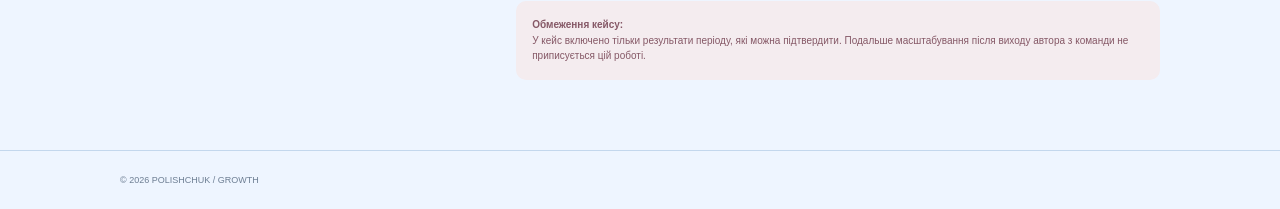
<file: cases/italy.html>
<!doctype html><html lang="uk"><head><meta charset="utf-8"><meta name="viewport" content="width=device-width,initial-scale=1">
<title>ROAS 4,81 у перший місяць B2B-магазину косметики в Італії — POLISHCHUK / GROWTH</title><meta name="description" content="Кейс виходу B2B-магазину косметики на ринок Італії: €879,79 витрат, 74 оплачені продажі, €4 234,33 доходу і ROAS 4,81.">
<link rel="canonical" href="https://dimpolischuk2003-cyber.github.io/growth/cases/italy.html">
<meta property="og:type" content="article"><meta property="og:title" content="ROAS 4,81 у перший місяць B2B-магазину косметики в Італії"><meta property="og:description" content="Кейс виходу B2B-магазину косметики на ринок Італії: €879,79 витрат, 74 оплачені продажі, €4 234,33 доходу і ROAS 4,81.">
<style>
:root{--bg:#eef5ff;--paper:#f8fbff;--ink:#0a0d12;--blue:#1767e8;--muted:#5f7189;--line:#c3d7ed}
*{box-sizing:border-box}html{scroll-behavior:smooth}body{margin:0;background:var(--bg);color:var(--ink);font-family:Arial,Helvetica,sans-serif}
a{color:inherit;text-decoration:none}.wrap{width:min(calc(100% - 32px),1040px);margin:auto}.nav{position:sticky;top:0;z-index:10;background:rgba(238,245,255,.9);backdrop-filter:blur(14px);border-bottom:1px solid var(--line)}
.navin{height:64px;display:flex;align-items:center;justify-content:space-between}.brand{font-size:12px;font-weight:900;letter-spacing:.08em}.brand b{color:var(--blue)}.back{color:#4c6788;font-size:10px;font-weight:900}
.hero{padding:70px 0 44px}.kicker{font-size:10px;text-transform:uppercase;font-weight:900;color:#55708f}.hero h1{margin:14px 0 16px;font-size:clamp(50px,7vw,86px);line-height:.91;letter-spacing:-.065em}.lead{max-width:780px;color:var(--muted);font-size:17px;line-height:1.55}
.metrics{display:grid;grid-template-columns:repeat(4,1fr);gap:7px;margin:30px 0}.metric{padding:16px;border:3px solid #fff;box-shadow:0 0 0 1px var(--line) inset;background:#deebfb;border-radius:11px}.metric strong{display:block;color:var(--blue);font-size:30px}.metric span{font-size:9px;color:#607892}
.content{display:grid;grid-template-columns:.72fr 1.28fr;gap:34px;padding:20px 0 70px}.aside{position:sticky;top:90px;align-self:start}.aside h2{font-size:30px;letter-spacing:-.04em}.aside p{color:var(--muted);font-size:11px;line-height:1.55}.cta{display:inline-flex;margin-top:14px;padding:12px 14px;border-radius:10px;background:var(--blue);color:#fff;font-size:10px;font-weight:900}
.story section{padding:24px 0;border-top:1px dotted #93b5de}.story h2{margin:0 0 9px;font-size:27px;letter-spacing:-.04em}.story p{margin:0;color:var(--muted);font-size:12px;line-height:1.65}.limitation{padding:16px;border-radius:10px;background:#f4ecef;color:#855866;font-size:10px;line-height:1.55}
footer{padding:24px 0;border-top:1px solid var(--line);color:#6d7e93;font-size:9px}
@media(max-width:720px){.metrics{grid-template-columns:1fr 1fr}.content{grid-template-columns:1fr}.aside{position:static}.hero h1{font-size:48px}}

.case-chart-v10{display:grid;gap:14px}.chart-row-v10 strong{display:block;margin-bottom:5px;font-size:10px}.chart-row-v10>div{display:grid;gap:4px}.chart-row-v10 span{display:block;padding:6px 8px;border-radius:6px;font-size:8px;font-weight:900;min-width:44px}.bar-before-v10{background:#c8d8e9;color:#45627f}.bar-after-v10{background:#1767e8;color:#fff}.case-chart-v10 p{font-size:9px}.share-case-v10{margin-top:12px;padding:10px 12px;border:1px solid #bfd3eb;border-radius:9px;background:#fff;color:#1767e8;font-weight:900;font-size:9px}
</style></head><body><header class="nav"><div class="wrap navin"><a class="brand" href="../index.html">POLISHCHUK / <b>GROWTH</b></a><a class="back" href="../index.html#proof">← Усі кейси</a></div></header>
<main><section class="hero"><div class="wrap"><div class="kicker">B2B косметика · Італія · новий ринок · перший місяць</div><h1>ROAS 4,81 у перший місяць B2B-магазину косметики в Італії</h1><p class="lead">Кейс виходу B2B-магазину косметики на ринок Італії: €879,79 витрат, 74 оплачені продажі, €4 234,33 доходу і ROAS 4,81.</p><div class="metrics"><div class="metric"><strong>€879,79</strong><span>витрати на рекламу</span></div><div class="metric"><strong>74</strong><span>оплачені продажі</span></div><div class="metric"><strong>€11,8</strong><span>вартість продажу</span></div><div class="metric"><strong>4,81</strong><span>ROAS</span></div></div></div></section>
<div class="wrap content"><aside class="aside"><h2>Не тільки цифри</h2><p>У кейсі фіксуємо контекст, бізнес-обмеження, гіпотезу, втручання, результат і те, чого не можна довести напряму.</p><a class="cta" href="../index.html#contact">Запросити діагностику</a></aside><article class="story"><section><h2>Задача</h2><p>Досягти ROAS 4,5 у перший місяць і після підтвердження економіки отримати можливість масштабувати бюджет.</p></section><section><h2>Підготовка</h2><p>За п’ять робочих днів сегментували холодні, теплі й гарячі аудиторії та погодили з комерційною командою три пріоритетні товарні категорії.</p></section><section><h2>Що тестували</h2><p>Для категорій створили товарні набори: весь каталог, топ 50–70 і топ 15. Запустили каталоги, статичні й відеокреативи та тестували різні зв’язки.</p></section><section><h2>Результат</h2><p>У перший місяць витрачено €879,79, отримано 74 оплачені продажі, €4 234,33 доходу, вартість продажу €11,8 та ROAS 4,81.</p></section><section><h2>Наступне рішення</h2><p>Після підтвердженого першого місяця бюджет дозволили збільшити на 50%, розширити категорії й масштабувати робочі зв’язки.</p></section><section><h2>Візуально</h2><div class="case-chart-v10"><div class="chart-row-v10"><strong>Витрати, €</strong><div><span class="bar-before-v10" style="width:20.8%">до</span><span class="bar-after-v10" style="width:20.8%">після</span></div></div><div class="chart-row-v10"><strong>Дохід, €</strong><div><span class="bar-before-v10" style="width:20.8%">до</span><span class="bar-after-v10" style="width:100.0%">після</span></div></div><p>Абсолютні значення першого місяця. 74 оплачені продажі; ROAS 4,81.</p></div><button class="share-case-v10" type="button">Поділитися кейсом</button></section><div class="limitation"><strong>Обмеження кейсу:</strong><br>У кейс включено тільки результати періоду, які можна підтвердити. Подальше масштабування після виходу автора з команди не приписується цій роботі.</div></article></div></main>
<footer><div class="wrap">© 2026 POLISHCHUK / GROWTH</div></footer><script>
const dataLayer=window.dataLayer=window.dataLayer||[];
const track=(event,params={})=>dataLayer.push({event,...params});
const metricSeen=new Set();
new IntersectionObserver(entries=>entries.forEach(e=>{if(e.isIntersecting&&!metricSeen.has(e.target.textContent)){metricSeen.add(e.target.textContent);track('case_metric_view',{case_id:'italy',metric:e.target.textContent.trim()})}}),{threshold:.7}).observe(document.querySelector('.metrics'));
document.querySelector('.cta')?.addEventListener('click',()=>track('case_cta_click',{case_id:'italy',action:'diagnostic'}));
document.querySelector('.share-case-v10')?.addEventListener('click',async()=>{try{if(navigator.share)await navigator.share({title:document.title,url:location.href});else await navigator.clipboard.writeText(location.href)}catch{}track('case_share',{case_id:'italy'})});
</script></body></html>
</file>
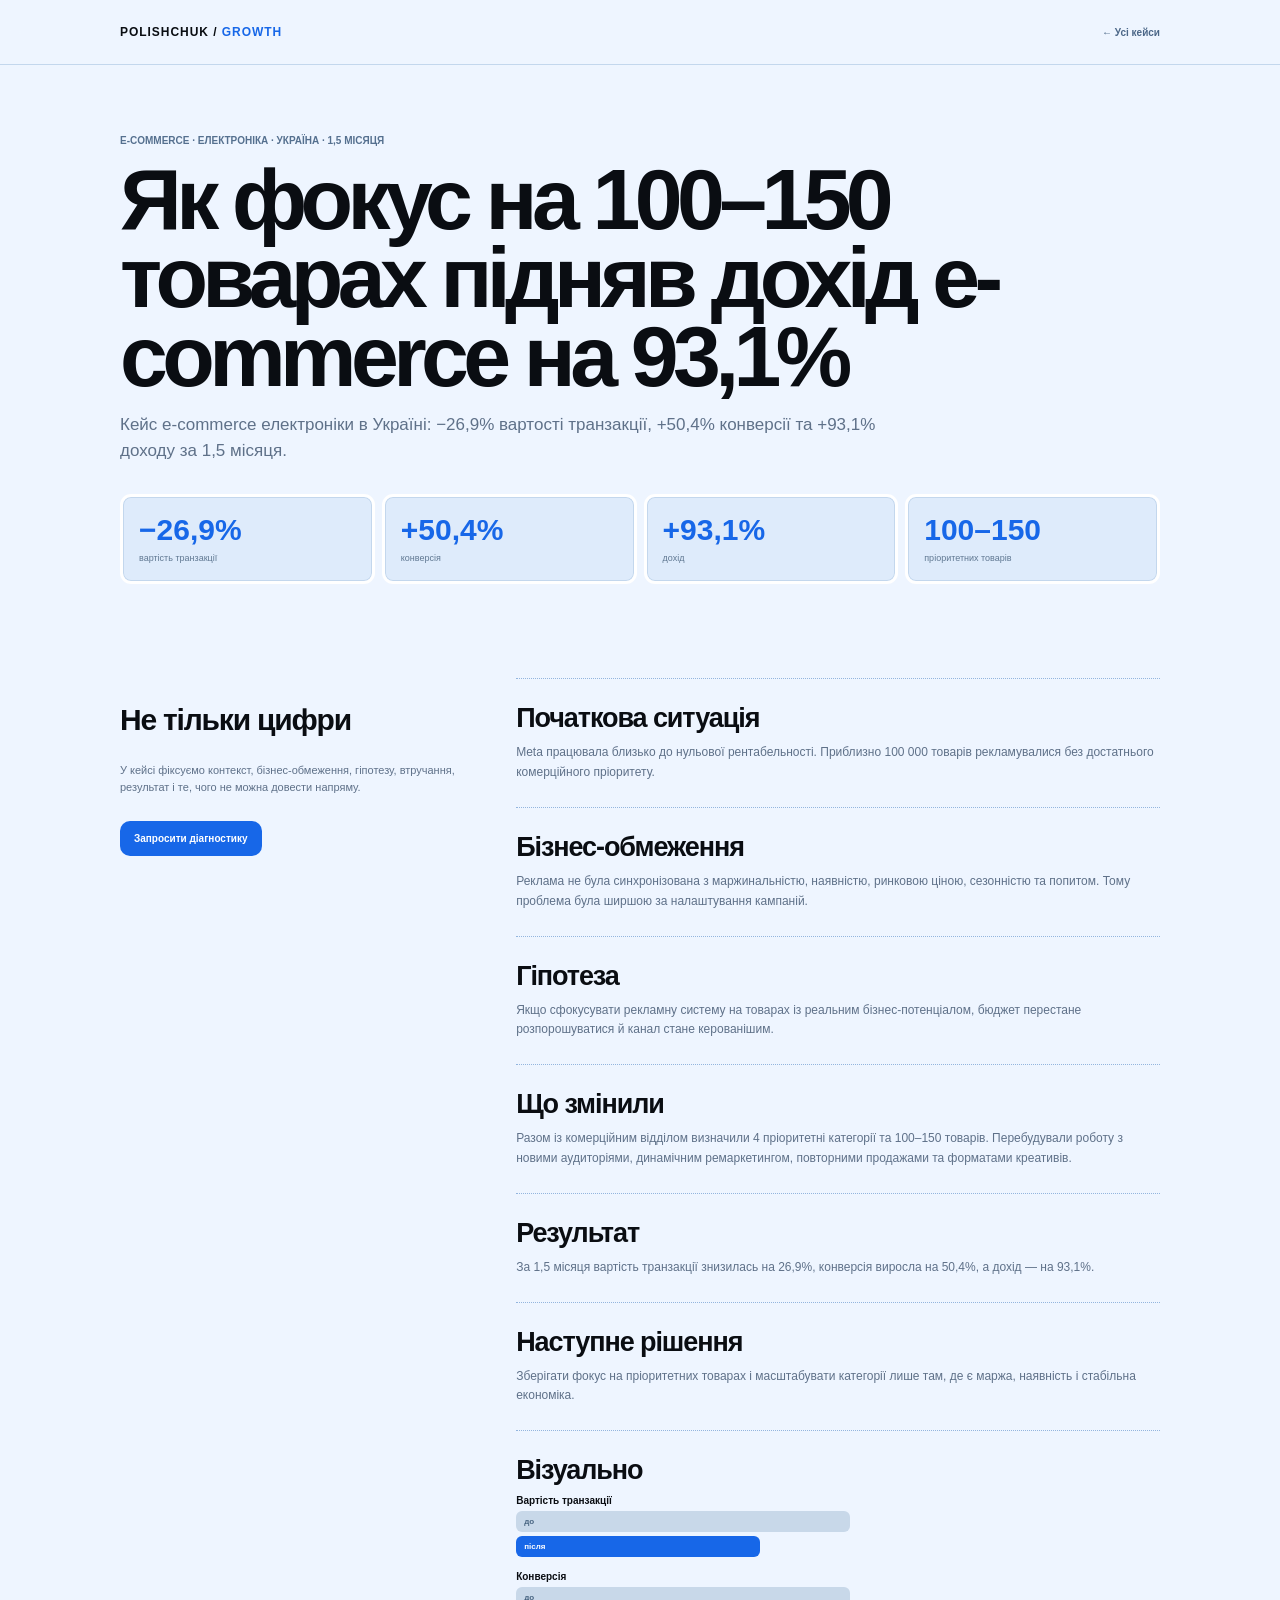
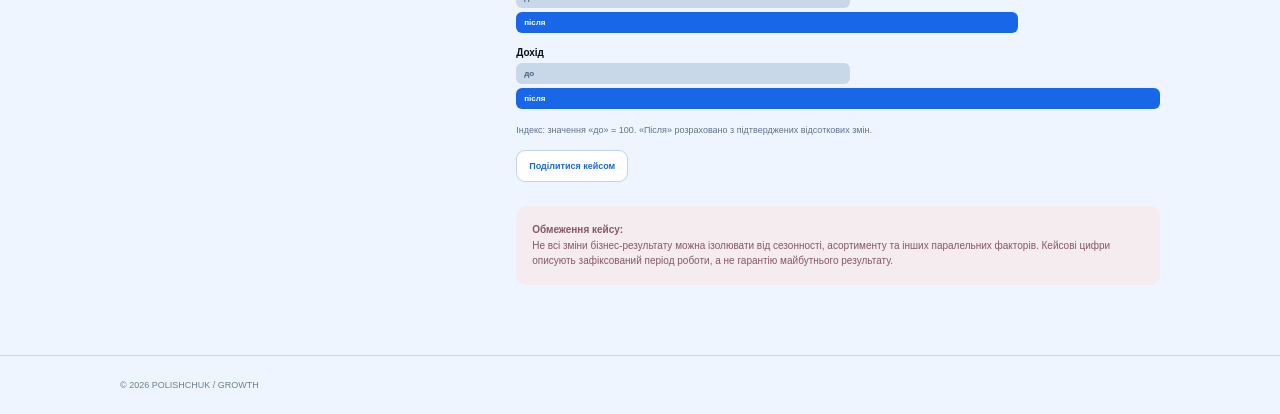
<file: cases/zhuk.html>
<!doctype html><html lang="uk"><head><meta charset="utf-8"><meta name="viewport" content="width=device-width,initial-scale=1">
<title>Як фокус на 100–150 товарах підняв дохід e-commerce на 93,1% — POLISHCHUK / GROWTH</title><meta name="description" content="Кейс e-commerce електроніки в Україні: −26,9% вартості транзакції, +50,4% конверсії та +93,1% доходу за 1,5 місяця.">
<link rel="canonical" href="https://dimpolischuk2003-cyber.github.io/growth/cases/zhuk.html">
<meta property="og:type" content="article"><meta property="og:title" content="Як фокус на 100–150 товарах підняв дохід e-commerce на 93,1%"><meta property="og:description" content="Кейс e-commerce електроніки в Україні: −26,9% вартості транзакції, +50,4% конверсії та +93,1% доходу за 1,5 місяця.">
<style>
:root{--bg:#eef5ff;--paper:#f8fbff;--ink:#0a0d12;--blue:#1767e8;--muted:#5f7189;--line:#c3d7ed}
*{box-sizing:border-box}html{scroll-behavior:smooth}body{margin:0;background:var(--bg);color:var(--ink);font-family:Arial,Helvetica,sans-serif}
a{color:inherit;text-decoration:none}.wrap{width:min(calc(100% - 32px),1040px);margin:auto}.nav{position:sticky;top:0;z-index:10;background:rgba(238,245,255,.9);backdrop-filter:blur(14px);border-bottom:1px solid var(--line)}
.navin{height:64px;display:flex;align-items:center;justify-content:space-between}.brand{font-size:12px;font-weight:900;letter-spacing:.08em}.brand b{color:var(--blue)}.back{color:#4c6788;font-size:10px;font-weight:900}
.hero{padding:70px 0 44px}.kicker{font-size:10px;text-transform:uppercase;font-weight:900;color:#55708f}.hero h1{margin:14px 0 16px;font-size:clamp(50px,7vw,86px);line-height:.91;letter-spacing:-.065em}.lead{max-width:780px;color:var(--muted);font-size:17px;line-height:1.55}
.metrics{display:grid;grid-template-columns:repeat(4,1fr);gap:7px;margin:30px 0}.metric{padding:16px;border:3px solid #fff;box-shadow:0 0 0 1px var(--line) inset;background:#deebfb;border-radius:11px}.metric strong{display:block;color:var(--blue);font-size:30px}.metric span{font-size:9px;color:#607892}
.content{display:grid;grid-template-columns:.72fr 1.28fr;gap:34px;padding:20px 0 70px}.aside{position:sticky;top:90px;align-self:start}.aside h2{font-size:30px;letter-spacing:-.04em}.aside p{color:var(--muted);font-size:11px;line-height:1.55}.cta{display:inline-flex;margin-top:14px;padding:12px 14px;border-radius:10px;background:var(--blue);color:#fff;font-size:10px;font-weight:900}
.story section{padding:24px 0;border-top:1px dotted #93b5de}.story h2{margin:0 0 9px;font-size:27px;letter-spacing:-.04em}.story p{margin:0;color:var(--muted);font-size:12px;line-height:1.65}.limitation{padding:16px;border-radius:10px;background:#f4ecef;color:#855866;font-size:10px;line-height:1.55}
footer{padding:24px 0;border-top:1px solid var(--line);color:#6d7e93;font-size:9px}
@media(max-width:720px){.metrics{grid-template-columns:1fr 1fr}.content{grid-template-columns:1fr}.aside{position:static}.hero h1{font-size:48px}}

.case-chart-v10{display:grid;gap:14px}.chart-row-v10 strong{display:block;margin-bottom:5px;font-size:10px}.chart-row-v10>div{display:grid;gap:4px}.chart-row-v10 span{display:block;padding:6px 8px;border-radius:6px;font-size:8px;font-weight:900;min-width:44px}.bar-before-v10{background:#c8d8e9;color:#45627f}.bar-after-v10{background:#1767e8;color:#fff}.case-chart-v10 p{font-size:9px}.share-case-v10{margin-top:12px;padding:10px 12px;border:1px solid #bfd3eb;border-radius:9px;background:#fff;color:#1767e8;font-weight:900;font-size:9px}
</style></head><body><header class="nav"><div class="wrap navin"><a class="brand" href="../index.html">POLISHCHUK / <b>GROWTH</b></a><a class="back" href="../index.html#proof">← Усі кейси</a></div></header>
<main><section class="hero"><div class="wrap"><div class="kicker">E-commerce · електроніка · Україна · 1,5 місяця</div><h1>Як фокус на 100–150 товарах підняв дохід e-commerce на 93,1%</h1><p class="lead">Кейс e-commerce електроніки в Україні: −26,9% вартості транзакції, +50,4% конверсії та +93,1% доходу за 1,5 місяця.</p><div class="metrics"><div class="metric"><strong>−26,9%</strong><span>вартість транзакції</span></div><div class="metric"><strong>+50,4%</strong><span>конверсія</span></div><div class="metric"><strong>+93,1%</strong><span>дохід</span></div><div class="metric"><strong>100–150</strong><span>пріоритетних товарів</span></div></div></div></section>
<div class="wrap content"><aside class="aside"><h2>Не тільки цифри</h2><p>У кейсі фіксуємо контекст, бізнес-обмеження, гіпотезу, втручання, результат і те, чого не можна довести напряму.</p><a class="cta" href="../index.html#contact">Запросити діагностику</a></aside><article class="story"><section><h2>Початкова ситуація</h2><p>Meta працювала близько до нульової рентабельності. Приблизно 100 000 товарів рекламувалися без достатнього комерційного пріоритету.</p></section><section><h2>Бізнес-обмеження</h2><p>Реклама не була синхронізована з маржинальністю, наявністю, ринковою ціною, сезонністю та попитом. Тому проблема була ширшою за налаштування кампаній.</p></section><section><h2>Гіпотеза</h2><p>Якщо сфокусувати рекламну систему на товарах із реальним бізнес-потенціалом, бюджет перестане розпорошуватися й канал стане керованішим.</p></section><section><h2>Що змінили</h2><p>Разом із комерційним відділом визначили 4 пріоритетні категорії та 100–150 товарів. Перебудували роботу з новими аудиторіями, динамічним ремаркетингом, повторними продажами та форматами креативів.</p></section><section><h2>Результат</h2><p>За 1,5 місяця вартість транзакції знизилась на 26,9%, конверсія виросла на 50,4%, а дохід — на 93,1%.</p></section><section><h2>Наступне рішення</h2><p>Зберігати фокус на пріоритетних товарах і масштабувати категорії лише там, де є маржа, наявність і стабільна економіка.</p></section><section><h2>Візуально</h2><div class="case-chart-v10"><div class="chart-row-v10"><strong>Вартість транзакції</strong><div><span class="bar-before-v10" style="width:51.8%">до</span><span class="bar-after-v10" style="width:37.9%">після</span></div></div><div class="chart-row-v10"><strong>Конверсія</strong><div><span class="bar-before-v10" style="width:51.8%">до</span><span class="bar-after-v10" style="width:77.9%">після</span></div></div><div class="chart-row-v10"><strong>Дохід</strong><div><span class="bar-before-v10" style="width:51.8%">до</span><span class="bar-after-v10" style="width:100.0%">після</span></div></div><p>Індекс: значення «до» = 100. «Після» розраховано з підтверджених відсоткових змін.</p></div><button class="share-case-v10" type="button">Поділитися кейсом</button></section><div class="limitation"><strong>Обмеження кейсу:</strong><br>Не всі зміни бізнес-результату можна ізолювати від сезонності, асортименту та інших паралельних факторів. Кейсові цифри описують зафіксований період роботи, а не гарантію майбутнього результату.</div></article></div></main>
<footer><div class="wrap">© 2026 POLISHCHUK / GROWTH</div></footer><script>
const dataLayer=window.dataLayer=window.dataLayer||[];
const track=(event,params={})=>dataLayer.push({event,...params});
const metricSeen=new Set();
new IntersectionObserver(entries=>entries.forEach(e=>{if(e.isIntersecting&&!metricSeen.has(e.target.textContent)){metricSeen.add(e.target.textContent);track('case_metric_view',{case_id:'zhuk',metric:e.target.textContent.trim()})}}),{threshold:.7}).observe(document.querySelector('.metrics'));
document.querySelector('.cta')?.addEventListener('click',()=>track('case_cta_click',{case_id:'zhuk',action:'diagnostic'}));
document.querySelector('.share-case-v10')?.addEventListener('click',async()=>{try{if(navigator.share)await navigator.share({title:document.title,url:location.href});else await navigator.clipboard.writeText(location.href)}catch{}track('case_share',{case_id:'zhuk'})});
</script></body></html>
</file>
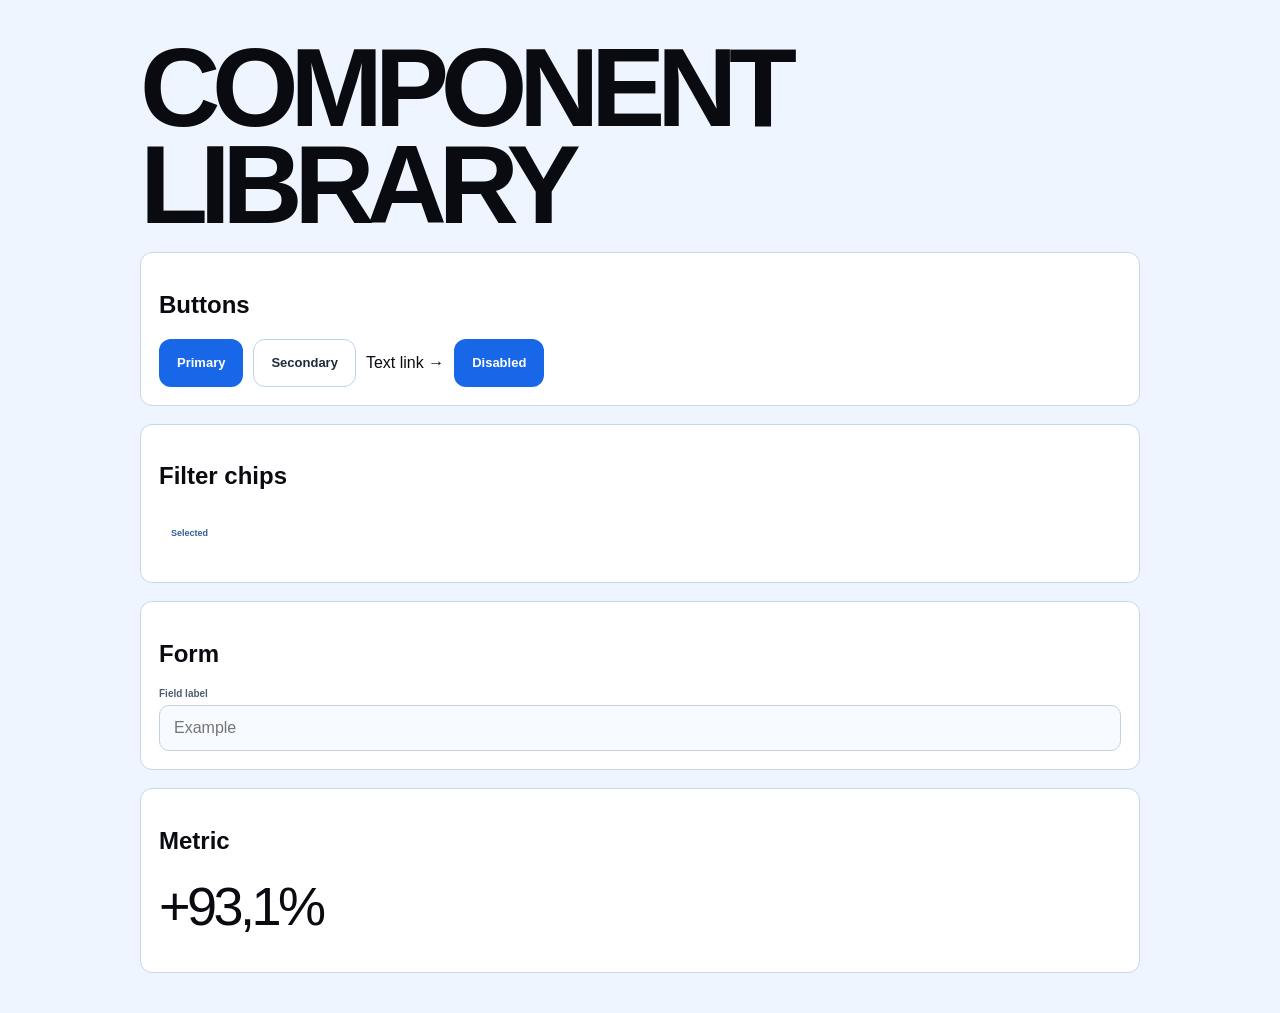
<file: dev/component-library.html>
<!doctype html><html lang="uk"><head><meta charset="utf-8"><meta name="viewport" content="width=device-width,initial-scale=1"><title>Component library</title>
<link rel="stylesheet" href="../assets/css/tokens.css"><link rel="stylesheet" href="../assets/css/layout.css"><link rel="stylesheet" href="../assets/css/components.css"><link rel="stylesheet" href="../assets/css/interactions.css">
<style>main{padding:40px}.demo{display:grid;gap:18px;max-width:1000px;margin:auto}.row{display:flex;gap:10px;flex-wrap:wrap;align-items:center}.box{padding:18px;background:#fff;border:1px solid #c5d8ed;border-radius:12px}</style></head><body><main><div class="demo"><h1>Component library</h1>
<div class="box"><h2>Buttons</h2><div class="row"><a class="btn btn-primary" href="#">Primary</a><a class="btn btn-light" href="#">Secondary</a><a class="text-link" href="#">Text link →</a><button class="btn btn-primary" disabled>Disabled</button></div></div>
<div class="box"><h2>Filter chips</h2><div class="case-filters-v6"><button aria-pressed="true">Selected</button><button aria-pressed="false">Default</button></div></div>
<div class="box"><h2>Form</h2><div class="field"><label for="demoField">Field label</label><input id="demoField" placeholder="Example"></div></div>
<div class="box"><h2>Metric</h2><div class="stat"><strong>+93,1%</strong><span>Context label</span></div></div>
</div></main></body></html>
</file>
<file: assets/css/tokens.css>
:root{
      --bg:#eef5ff;
      --bg2:#e3efff;
      --paper:#f8fbff;
      --white:#ffffff;
      --ink:#090b10;
      --blue:#1767e8;
      --blue2:#2f72df;
      --blue-soft:#cfe2ff;
      --muted:#6e7a8c;
      --line:#a9c8ef;
      --orange:#ef9645;
      --green:#35a65d;
      --violet:#7b56dd;
      --shadow:0 24px 60px rgba(48,77,112,.14);
      --r:22px;
      --max:1220px;
    }
</file>
<file: assets/css/layout.css>
*{box-sizing:border-box}
    html{scroll-behavior:smooth}
    body{
      margin:0;
      font-family:Arial,Helvetica,sans-serif;
      color:var(--ink);
      background:var(--bg);
      -webkit-font-smoothing:antialiased;
      text-rendering:optimizeLegibility;
    }
    body.modal-open{overflow:hidden}
    a{text-decoration:none;color:inherit}
    button,input,textarea{font:inherit}
    button{cursor:pointer}
    .container{width:min(calc(100% - 40px),var(--max));margin:auto}

    .nav{
      position:fixed;z-index:100;inset:0 0 auto 0;
      background:rgba(238,245,255,.88);
      backdrop-filter:blur(15px);
      border-bottom:1px solid rgba(120,165,220,.28);
    }
    .nav-inner{height:68px;display:flex;align-items:center;justify-content:space-between;gap:18px}
    .brand{font-size:13px;font-weight:900;letter-spacing:.08em}
    .brand b{color:var(--blue)}
    .nav-links{display:flex;gap:9px;align-items:center}
    .nav-links a{
      padding:11px 13px;border:1px solid transparent;border-radius:11px;
      font-size:12px;font-weight:800;color:#4e5e72;transition:.2s
    }
    .nav-links a:hover{border-color:#b7d0ef;background:rgba(255,255,255,.55);color:#0b111b}
    .nav-cta{
      display:inline-flex;align-items:center;gap:10px;padding:11px 15px;border-radius:11px;
      background:var(--blue);color:#fff;font-size:12px;font-weight:900;
      box-shadow:0 8px 22px rgba(23,103,232,.18)
    }
    .menu{display:none;border:0;background:transparent;font-size:23px;color:#111}

    .eyebrow{
      display:flex;align-items:center;gap:9px;
      color:#39485d;font-size:11px;font-weight:900;text-transform:uppercase;letter-spacing:.06em
    }
    .eyebrow:before{
      content:"";width:9px;height:9px;background:
      linear-gradient(90deg,transparent 35%,var(--blue) 35% 65%,transparent 65%),
      linear-gradient(transparent 35%,var(--blue) 35% 65%,transparent 65%);
    }
</file>
<file: assets/css/components.css>
/* HERO */
    .hero{
      min-height:900px;padding:108px 0 42px;position:relative;overflow:hidden;
      background:
        radial-gradient(circle at 76% 25%,rgba(84,138,255,.18),transparent 22%),
        linear-gradient(180deg,#eef6ff,#edf4fb);
    }
    .hero:before{
      content:"";position:absolute;inset:0;opacity:.36;pointer-events:none;
      background-image:
        radial-gradient(circle,rgba(48,98,163,.16) 1px,transparent 1.2px);
      background-size:13px 13px;
      mask-image:linear-gradient(to bottom,black,transparent 86%);
    }
    .hero:after{
      content:"";position:absolute;width:730px;height:540px;right:3%;top:76px;border-radius:48% 52% 45% 55%;
      background:conic-gradient(from 225deg,#7dc9ff,#8a6cff,#ff9d52,#7de4a8,#7dc9ff);
      filter:blur(8px);opacity:.62;transform:rotate(-16deg);
      mask-image:radial-gradient(ellipse,#000 34%,transparent 67%);
    }
    .hero-inner{position:relative;z-index:2;display:grid;grid-template-columns:1fr 325px;gap:42px;align-items:stretch}
    .hero-main{padding-top:128px;position:relative}
    h1{
      margin:0;max-width:900px;font-size:clamp(68px,8.7vw,124px);
      line-height:.87;letter-spacing:-.075em;font-weight:900;text-transform:uppercase;
    }
    h1 .blue{color:var(--blue)}
    .hero-lead{
      margin:30px 0 0;max-width:660px;font-size:19px;line-height:1.45;color:#46566b;font-weight:600
    }
    .hero-actions{margin-top:28px;display:flex;gap:10px;flex-wrap:wrap}
    .btn{
      display:inline-flex;align-items:center;justify-content:center;gap:9px;
      min-height:48px;padding:12px 17px;border-radius:12px;border:1px solid transparent;
      font-size:13px;font-weight:900;transition:.2s
    }
    .btn:hover{transform:translateY(-2px)}
    .btn-primary{background:var(--blue);color:#fff}
    .btn-light{background:rgba(255,255,255,.65);border-color:#bdd2ee;color:#1d2b3d}
    .hero-tags{margin-top:44px;display:flex;flex-wrap:wrap;gap:10px}
    .tag{
      display:inline-flex;align-items:center;gap:8px;padding:9px 12px;border-radius:999px;
      background:rgba(255,255,255,.7);border:1px solid rgba(97,143,199,.28);font-size:11px;font-weight:900;color:#53647a
    }
    .tag i{width:8px;height:8px;border-radius:50%;background:var(--blue)}
    .tag.orange i{background:var(--orange)} .tag.green i{background:var(--green)} .tag.violet i{background:var(--violet)}
    .hero-side{display:grid;grid-template-rows:1fr 1fr auto;gap:6px;padding-top:4px}
    .info-card{
      min-height:210px;padding:20px;border-radius:13px;background:rgba(235,244,255,.82);
      border:4px solid rgba(255,255,255,.78);box-shadow:0 0 0 1px #c7dbf3 inset;
      display:flex;flex-direction:column;justify-content:space-between
    }
    .info-card strong{font-size:34px;line-height:1;color:var(--blue);font-weight:500}
    .info-card span{font-size:11px;font-weight:900;text-transform:uppercase;color:#233246}
    .plus{font-size:28px;color:var(--blue);align-self:flex-end;font-weight:300}
    .hero-side-copy{
      padding:16px 2px 0;font-size:17px;line-height:1.05;font-weight:900;letter-spacing:-.03em;max-width:250px
    }
    .hero-bottom-line{position:relative;z-index:2;margin-top:40px;border-top:2px dotted #91b7e5;height:14px}

    /* METER */
    .meter-section{background:#f7fbff;padding:58px 0 92px;border-top:1px solid #d7e5f6}
    .meter-head{display:grid;grid-template-columns:.72fr 1.28fr;gap:50px;align-items:start}
    .meter-head h2{
      margin:0;font-size:clamp(48px,6.1vw,82px);line-height:.94;letter-spacing:-.06em;font-weight:900
    }
    .meter-head h2 span{color:var(--blue)}
    .meter-head p{margin:6px 0 0;font-size:17px;line-height:1.45;color:#526176;max-width:570px}
    .meter-card{
      margin-top:34px;position:relative;height:330px;border-radius:28px;overflow:hidden;
      background:linear-gradient(145deg,#eaf3ff,#dbeaff);
      border:1px solid #c2d9f4;box-shadow:var(--shadow)
    }
    .meter-card:before{
      content:"";position:absolute;inset:0;opacity:.45;
      background-image:radial-gradient(circle,#98b9df 1px,transparent 1.2px);background-size:14px 14px
    }
    .meter-copy{
      position:absolute;z-index:2;left:30px;top:26px;max-width:330px
    }
    .meter-copy strong{display:block;font-size:25px;letter-spacing:-.04em}
    .meter-copy span{display:block;margin-top:8px;color:#536278;font-size:13px;line-height:1.45}
    .meter-svg{position:absolute;right:0;bottom:-5px;width:min(66%,780px);height:310px}
    .meter-track,.meter-first,.meter-next{fill:none;stroke-linecap:round;stroke-width:20}
    .meter-track{stroke:rgba(26,84,153,.10)}
    .meter-first{stroke:var(--orange);stroke-dasharray:0 100;transition:stroke-dasharray 1s cubic-bezier(.2,.8,.2,1)}
    .meter-next{stroke:url(#meterGrad);stroke-dasharray:0 100;stroke-dashoffset:-20;opacity:0;transition:stroke-dasharray 1.25s cubic-bezier(.2,.8,.2,1),opacity .35s}
    .meter-card.phase1 .meter-first{stroke-dasharray:20 100}
    .meter-card.phase2 .meter-next{stroke-dasharray:63 100;opacity:1}
    .needle{transform-origin:420px 260px;transform:rotate(-88deg);transition:transform 1.15s cubic-bezier(.2,.8,.2,1)}
    .needle line{stroke:#0d1420;stroke-width:7;stroke-linecap:round}
    .needle circle{fill:#0d1420}
    .meter-value{
      position:absolute;z-index:3;right:26%;bottom:27px;text-align:center;
      font-size:58px;line-height:1;font-weight:900;letter-spacing:-.07em;color:#0d1420
    }
    .meter-value small{display:block;margin-top:6px;font-size:11px;letter-spacing:.02em;color:#5b687a;font-weight:800}
    .pickup{
      position:absolute;z-index:4;right:41%;top:120px;padding:10px 12px;border-radius:999px;
      background:#fff;border:1px solid #b9d0ed;font-size:11px;font-weight:900;color:var(--blue);
      opacity:0;transform:translateY(10px);transition:.45s;box-shadow:0 12px 28px rgba(64,97,136,.15)
    }
    .meter-card.phase2 .pickup{opacity:1;transform:none}

    /* WHO */
    .who{padding:90px 0 92px;background:#f8fbff}
    .section-top{display:flex;align-items:flex-end;justify-content:space-between;gap:40px;margin-bottom:32px}
    .section-top h2{
      margin:0;font-size:clamp(58px,7vw,98px);line-height:.88;letter-spacing:-.07em;font-weight:900;text-transform:uppercase
    }
    .section-top p{margin:0;max-width:430px;color:#57667a;font-size:15px;line-height:1.5}
    .who-grid{border-top:2px dotted #97b9e2;padding-top:12px;display:grid;grid-template-columns:repeat(4,1fr);gap:5px}
    .who-card{
      min-height:365px;background:#deebfb;border-radius:10px;padding:22px;
      display:flex;flex-direction:column;justify-content:space-between;border:3px solid #fff;
      box-shadow:0 0 0 1px #c7d9ef inset
    }
    .who-icon{
      width:52px;height:52px;border-radius:8px;background:#c5dcf9;display:grid;place-items:center;
      color:var(--blue);font-size:24px;align-self:flex-end
    }
    .who-card h3{margin:0 0 14px;color:var(--blue);font-size:25px;line-height:.96;letter-spacing:-.045em}
    .who-card p{margin:0;padding-top:13px;border-top:1px dotted #78a5dc;color:#3c6da9;font-size:12px;line-height:1.35;font-weight:700}

    /* TEAM */
    .team{padding:90px 0 0;background:#edf5ff}
    .team-intro{
      display:grid;grid-template-columns:.62fr 1.38fr;gap:34px;align-items:start;margin-bottom:36px
    }
    .team-intro h2{
      margin:0;font-size:clamp(48px,6.2vw,84px);line-height:.91;letter-spacing:-.065em;font-weight:900
    }
    .team-intro h2 span{color:var(--blue)}
    .team-intro p{margin:5px 0 0;color:#4f6074;font-size:17px;line-height:1.45;max-width:690px}
    .team-board{display:grid;grid-template-columns:.88fr 1.12fr;gap:7px}
    .team-box{min-height:540px;background:#dbeafa;border-radius:12px;border:3px solid #fff;padding:26px;position:relative;overflow:hidden}
    .team-box.ours{background:linear-gradient(145deg,#7da8e8,#9389dd);color:#fff}
    .small-label{font-size:11px;font-weight:900;text-transform:uppercase;letter-spacing:.06em}
    .team-box h3{margin:20px 0 12px;font-size:36px;line-height:.98;letter-spacing:-.05em}
    .team-box>p{margin:0;color:#52709a;font-size:13px;line-height:1.5;max-width:470px}
    .team-box.ours>p{color:rgba(255,255,255,.76)}
    .generalist-stack{margin-top:28px;display:grid;gap:8px;max-width:480px}
    .generalist-head{
      display:flex;align-items:center;gap:12px;padding:13px;background:#eef5ff;border-radius:12px;color:#142136
    }
    .generalist-avatar{width:42px;height:42px;border-radius:9px;background:var(--blue);color:#fff;display:grid;place-items:center;font-size:11px;font-weight:900}
    .generalist-head strong{display:block;font-size:14px}.generalist-head span{font-size:10px;color:#748297}
    .task{
      display:flex;align-items:center;justify-content:space-between;padding:12px 13px;background:#eef5ff;border-radius:10px;
      color:#285789;font-size:12px;font-weight:800
    }
    .task b{font-size:10px;color:#a56b34;font-weight:900}
    .team-visual{position:absolute;inset:175px 18px 18px}
    .hub{
      position:absolute;left:50%;top:50%;transform:translate(-50%,-50%);
      width:145px;height:145px;border-radius:50%;background:#fff;color:var(--blue);
      display:grid;place-items:center;text-align:center;font-weight:900;box-shadow:0 18px 50px rgba(35,50,113,.2)
    }
    .node{
      position:absolute;padding:10px 12px;border:1px solid rgba(255,255,255,.46);border-radius:999px;
      background:rgba(255,255,255,.18);backdrop-filter:blur(8px);font-size:11px;font-weight:900;white-space:nowrap
    }
    .n1{left:5%;top:10%}.n2{right:5%;top:10%}.n3{left:0;top:46%}.n4{right:0;top:46%}.n5{left:10%;bottom:5%}.n6{right:10%;bottom:5%}
    .line{
      position:absolute;left:50%;top:50%;width:44%;height:44%;transform:translate(-50%,-50%);
      border:1px solid rgba(255,255,255,.38);border-radius:50%
    }
    .line.two{width:64%;height:64%}

    /* PROOF */
    .proof{
      padding:88px 0 96px;background:
        radial-gradient(circle at 72% 15%,rgba(255,255,255,.2),transparent 18%),
        linear-gradient(120deg,#7fa7d8,#8d8fd6 53%,#5d96d8);
      color:#fff
    }
    .proof-top{display:flex;justify-content:space-between;gap:30px;align-items:flex-start}
    .proof-top h2{
      margin:0;max-width:900px;font-size:clamp(54px,7vw,94px);line-height:.92;letter-spacing:-.065em;font-weight:500
    }
    .proof-top h2 span{color:rgba(255,255,255,.38)}
    .proof-tags{display:flex;gap:8px;flex-wrap:wrap;margin-top:26px}
    .proof-tag{padding:9px 12px;border-radius:999px;background:rgba(255,255,255,.85);color:#2c5686;font-size:11px;font-weight:900}
    .stats{margin-top:52px;border-top:2px dotted rgba(255,255,255,.45);padding-top:18px;display:grid;grid-template-columns:repeat(4,1fr);gap:14px}
    .stat strong{display:block;font-size:54px;letter-spacing:-.065em;font-weight:500}
    .stat span{display:block;margin-top:5px;color:rgba(255,255,255,.7);font-size:11px;font-weight:800}
    .case-grid{margin-top:32px;display:grid;grid-template-columns:1.25fr .875fr .875fr;gap:7px}
    .case{
      min-height:330px;border-radius:13px;background:rgba(235,244,255,.94);color:#0c1420;border:3px solid rgba(255,255,255,.65);
      padding:22px;display:flex;flex-direction:column;justify-content:space-between;transition:.2s;cursor:pointer
    }
    .case:hover{transform:translateY(-4px)}
    .case-label{font-size:10px;text-transform:uppercase;font-weight:900;color:#56749a}
    .case h3{margin:20px 0 12px;font-size:31px;line-height:.96;letter-spacing:-.05em}
    .case:not(:first-child) h3{font-size:26px}
    .case p{margin:0;color:#55708f;font-size:12px;line-height:1.45}
    .case-foot{display:flex;justify-content:space-between;align-items:flex-end;gap:14px;margin-top:20px}
    .case-foot strong{font-size:33px;color:var(--blue);letter-spacing:-.05em}
    .case-foot span{font-size:11px;font-weight:900;color:#456a97}

    /* PROCESS */
    .process{padding:92px 0;background:#f8fbff}
    .process-head{display:grid;grid-template-columns:.7fr 1.3fr;gap:45px;align-items:start;margin-bottom:28px}
    .process-head h2{margin:0;font-size:clamp(48px,6vw,82px);line-height:.92;letter-spacing:-.065em}
    .process-head p{margin:4px 0 0;color:#536278;font-size:17px;line-height:1.45;max-width:650px}
    .steps{border-top:2px dotted #9bbce4;display:grid;grid-template-columns:repeat(3,1fr);gap:6px;padding-top:9px}
    .step{min-height:310px;padding:22px;background:#deebfb;border-radius:10px;border:3px solid #fff;box-shadow:0 0 0 1px #c7d9ef inset}
    .step-no{font-size:11px;color:var(--blue);font-weight:900}
    .step h3{margin:54px 0 12px;font-size:30px;letter-spacing:-.045em}
    .step p{margin:0;color:#52709a;font-size:13px;line-height:1.5}
    .step strong{display:block;margin-top:23px;padding-top:13px;border-top:1px dotted #82aadb;color:#255d9f;font-size:12px}

    /* CTA */
    .cta{padding:0 0 36px;background:#f8fbff}
    .cta-card{
      position:relative;overflow:hidden;min-height:520px;border-radius:20px;
      background:linear-gradient(135deg,#dbeaff,#e4e5ff);
      border:1px solid #c3d7f0;padding:40px;display:grid;grid-template-columns:.9fr 1.1fr;gap:50px
    }
    .cta-card:after{
      content:"";position:absolute;width:500px;height:500px;right:-80px;top:-160px;border-radius:50%;
      background:conic-gradient(#67b8ff,#8665e2,#ffad67,#6bcf9c,#67b8ff);filter:blur(18px);opacity:.32
    }
    .cta-copy{position:relative;z-index:2}
    .cta h2{margin:15px 0 16px;font-size:clamp(48px,6vw,82px);line-height:.91;letter-spacing:-.065em}
    .cta p{margin:0;color:#526176;font-size:15px;line-height:1.55;max-width:520px}
    .founder{margin-top:32px;display:flex;align-items:center;gap:12px}
    .founder-avatar{width:46px;height:46px;border-radius:50%;background:var(--blue);color:#fff;display:grid;place-items:center;font-weight:900;font-size:12px}
    .founder strong{display:block;font-size:13px}.founder span{display:block;margin-top:3px;font-size:11px;color:#637287}
    .form{position:relative;z-index:2;background:rgba(255,255,255,.75);backdrop-filter:blur(10px);border:1px solid #c2d5ed;border-radius:16px;padding:24px}
    .form h3{margin:0 0 20px;font-size:24px;letter-spacing:-.04em}
    .fields{display:grid;grid-template-columns:1fr 1fr;gap:11px}
    .field{display:grid;gap:6px}
    .field.full{grid-column:1/-1}
    .field label{font-size:10px;font-weight:900;color:#4f5e72}
    .field input,.field textarea{
      width:100%;padding:13px 14px;border-radius:10px;border:1px solid #bfd1e8;background:#f7fbff;outline:none;color:#0b1119
    }
    .field input:focus,.field textarea:focus{border-color:#5d91d7;box-shadow:0 0 0 4px rgba(59,117,197,.12)}
    .field textarea{min-height:96px;resize:vertical}
    .form .btn{width:100%;margin-top:12px}
    .form-note{margin-top:9px;font-size:10px;color:#7c8796}
    .status{display:none;margin-top:10px;padding:10px;border-radius:10px;background:#e7eff9;color:#4d6077;font-size:11px}
    .status.show{display:block}

    footer{padding:24px 0;background:#eef5ff;border-top:1px solid #d3e2f3;color:#637287;font-size:11px}
    .footer-inner{display:flex;justify-content:space-between;gap:20px}

    /* modal */
    .modal{display:none;position:fixed;z-index:500;inset:0;background:rgba(20,35,52,.56);backdrop-filter:blur(12px);padding:18px}
    .modal.open{display:block}
    .dialog{width:min(100%,950px);max-height:calc(100vh - 36px);overflow:auto;margin:auto;background:#f6fbff;border-radius:18px;box-shadow:0 30px 90px rgba(24,54,90,.25)}
    .modal-head{position:sticky;top:0;z-index:2;display:flex;align-items:center;justify-content:space-between;padding:15px 18px;background:rgba(246,251,255,.9);backdrop-filter:blur(10px);border-bottom:1px solid #cfe0f2}
    .close{width:38px;height:38px;border-radius:10px;border:1px solid #c7d9ef;background:#fff}
    .modal-body{padding:34px}
    .modal-body h2{margin:14px 0 16px;font-size:clamp(38px,5vw,65px);line-height:.95;letter-spacing:-.06em}
    .modal-lead{max-width:760px;color:#56667a;font-size:16px;line-height:1.55}
    .modal-metrics{display:grid;grid-template-columns:repeat(4,1fr);gap:8px;margin:26px 0}
    .modal-metric{padding:15px;background:#deebfb;border-radius:10px}
    .modal-metric strong{display:block;color:var(--blue);font-size:27px}.modal-metric span{font-size:10px;color:#59779a}
    .modal-section{padding:20px 0;border-top:1px dotted #9ebee4}
    .modal-section h3{margin:0 0 8px;font-size:20px}.modal-section p{margin:0;color:#59697d;line-height:1.6}
    .reveal{opacity:1;transform:none;transition:opacity .6s ease,transform .6s ease}
    .reveal.on{opacity:1;transform:none}

    @media(max-width:980px){
      .nav-links,.nav-cta{display:none}.menu{display:block}
      .hero{min-height:auto}.hero-inner{grid-template-columns:1fr}.hero-main{padding-top:70px}
      .hero-side{grid-template-columns:1fr 1fr;grid-template-rows:auto auto}.hero-side-copy{grid-column:1/-1}
      .info-card{min-height:170px}
      .meter-head,.team-intro,.process-head,.cta-card{grid-template-columns:1fr}
      .meter-card{height:460px}.meter-copy{max-width:480px}.meter-svg{width:100%;height:300px}.meter-value{right:38%}
      .who-grid{grid-template-columns:1fr 1fr}.team-board{grid-template-columns:1fr}.case-grid{grid-template-columns:1fr}
      .stats{grid-template-columns:1fr 1fr}.steps{grid-template-columns:1fr}
    }

    @media(max-width:640px){
      .container{width:min(calc(100% - 20px),var(--max))}
      .nav-inner{height:62px}
      .hero{padding-top:86px}
      h1{font-size:55px}
      .hero-lead{font-size:16px}
      .hero-actions{flex-direction:column}.btn{width:100%}
      .hero-side{grid-template-columns:1fr}.info-card{min-height:145px}
      .meter-section,.who,.team,.proof,.process{padding:66px 0}
      .meter-head h2,.section-top h2,.team-intro h2,.process-head h2{font-size:45px}
      .meter-card{height:430px}.meter-copy{left:18px;right:18px;top:18px}.meter-svg{height:250px}.meter-value{right:28%;font-size:48px}.pickup{right:30%;top:176px}
      .who-grid{grid-template-columns:1fr}.who-card{min-height:270px}
      .team-box{min-height:500px;padding:20px}.team-box.ours{min-height:530px}.team-visual{inset:185px 8px 10px}
      .hub{width:118px;height:118px;font-size:12px}.node{font-size:9px;padding:8px 9px}
      .proof-top{display:block}.proof-top h2{font-size:47px}.stats{grid-template-columns:1fr 1fr}.stat strong{font-size:43px}
      .process-head p{font-size:15px}.step{min-height:240px}.step h3{margin-top:35px}
      .cta-card{padding:24px}.cta h2{font-size:47px}.fields{grid-template-columns:1fr}.field.full{grid-column:auto}
      .footer-inner{flex-direction:column}
      .modal{padding:0}.dialog{min-height:100vh;max-height:100vh;border-radius:0}.modal-body{padding:26px 16px}.modal-metrics{grid-template-columns:1fr 1fr}
    }

    @media(prefers-reduced-motion:reduce){
      *{transition-duration:.01ms!important;animation-duration:.01ms!important}
      html{scroll-behavior:auto}
    }
  
    /* Revised hero */
    .hero{min-height:760px}
    .hero-inner-simple{display:block;position:relative;z-index:2}
    .hero-inner-simple .hero-main{padding-top:122px;max-width:1040px}
    .hero-inner-simple .hero-lead{max-width:790px}
    .hero-inner-simple:after{
      content:"";position:absolute;right:-60px;top:70px;width:380px;height:380px;border-radius:48% 52% 55% 45%;
      border:1px solid rgba(23,103,232,.18);
      box-shadow:0 0 0 48px rgba(23,103,232,.035),0 0 0 96px rgba(23,103,232,.025);
      z-index:-1
    }

    /* Clearer team comparison */
    .team-board-v2{grid-template-columns:1fr 1fr}
    .team-box.chaos{background:#deebfb}
    .chaos-map{position:relative;height:330px;margin-top:28px}
    .chaos-lines{position:absolute;inset:0;width:100%;height:100%;z-index:0}
    .chaos-lines path{fill:none;stroke:#8eafd4;stroke-width:1.4;stroke-dasharray:5 6;opacity:.62}
    .chaos-card{
      position:absolute;z-index:2;width:185px;padding:12px;border-radius:11px;background:#f6fbff;border:1px solid #bfd4ed;
      box-shadow:0 10px 24px rgba(58,91,126,.08)
    }
    .chaos-card span{display:block;color:#6d7c8f;font-size:9px;font-weight:900;text-transform:uppercase;letter-spacing:.04em}
    .chaos-card strong{display:block;margin-top:5px;color:#1767e8;font-size:14px}
    .chaos-card small{display:block;margin-top:6px;color:#5a6d83;font-size:9px;line-height:1.35}
    .chaos-card.muted-card{background:#edf2f8;border-style:dashed;opacity:.8}
    .chaos-card.muted-card strong{color:#718196}
    .chaos-card.c1{left:2%;top:4%}.chaos-card.c2{right:2%;top:4%}
    .chaos-card.c3{left:0;top:42%}.chaos-card.c4{right:0;top:42%}
    .chaos-card.c5{left:6%;bottom:0}.chaos-card.c6{right:6%;bottom:0}
    .chaos-result{
      margin-top:16px;padding:12px 14px;border-radius:10px;background:#f5f9fe;border:1px solid #c3d6ec;
      color:#3e5877;font-size:11px;font-weight:800;line-height:1.45
    }
    .team-visual-v2{inset:180px 18px 62px}
    .system-ring{position:absolute;left:50%;top:50%;transform:translate(-50%,-50%);border:1px solid rgba(255,255,255,.42);border-radius:50%}
    .ring-one{width:45%;height:45%}.ring-two{width:72%;height:72%}
    .system-result{
      position:absolute;left:24px;right:24px;bottom:18px;display:grid;grid-template-columns:repeat(3,1fr);gap:6px
    }
    .system-result span{
      padding:8px;border-radius:9px;border:1px solid rgba(255,255,255,.3);background:rgba(255,255,255,.12);
      text-align:center;font-size:9px;font-weight:900
    }

    /* Cases heading */
    .proof-top-cases{display:block}
    .cases-title{font-size:clamp(86px,13vw,176px)!important;line-height:.78!important;font-weight:900!important;letter-spacing:-.085em!important}
    .cases-subtitle{margin:20px 0 0;max-width:700px;font-size:25px;line-height:1.1;color:#fff;font-weight:500;letter-spacing:-.035em}

    /* Services are separate products, not a forced sequence */
    .services-head h2 span{color:var(--blue)}
    .service-flow{display:grid;grid-template-columns:1fr 90px 1fr 90px 1fr;gap:8px;align-items:stretch;border-top:2px dotted #9bbce4;padding-top:10px}
    .service-card{
      min-height:410px;padding:22px;border-radius:11px;background:#deebfb;border:3px solid #fff;box-shadow:0 0 0 1px #c7d9ef inset;
      display:flex;flex-direction:column
    }
    .service-card.service-primary{background:#1767e8;color:#fff;box-shadow:none;border-color:#5b96ec}
    .service-top{display:flex;align-items:center;justify-content:space-between;gap:8px}
    .service-no{font-size:10px;font-weight:900;text-transform:uppercase;letter-spacing:.05em;color:#1767e8}
    .service-primary .service-no{color:#cfe2ff}
    .service-badge{padding:7px 9px;border-radius:999px;background:#fff;color:#1767e8;font-size:9px;font-weight:900}
    .service-badge.secondary{background:#c8ddf7;color:#42668f}
    .service-card h3{margin:54px 0 12px;font-size:31px;line-height:.96;letter-spacing:-.05em}
    .service-card p{margin:0;color:#52709a;font-size:12px;line-height:1.5}
    .service-primary p{color:rgba(255,255,255,.78)}
    .service-output{margin-top:auto;padding-top:18px;border-top:1px dotted #82aadb}
    .service-primary .service-output{border-top-color:rgba(255,255,255,.35)}
    .service-output strong{display:block;font-size:10px;text-transform:uppercase;letter-spacing:.04em;color:#1767e8}
    .service-primary .service-output strong{color:#fff}
    .service-output span{display:block;margin-top:6px;color:#4e6d92;font-size:11px;line-height:1.4}
    .service-primary .service-output span{color:rgba(255,255,255,.8)}
    .service-connector{display:flex;flex-direction:column;align-items:center;justify-content:center;text-align:center;color:#6b7d92;font-size:9px;line-height:1.35;font-weight:800}
    .service-arrow{margin-top:12px;color:#1767e8;font-size:30px;font-weight:400}

    /* FAQ */
    .faq-section{padding:88px 0;background:#edf5ff;border-top:1px solid #d2e1f3}
    .faq-head{display:grid;grid-template-columns:.8fr 1.2fr;gap:40px;align-items:end;margin-bottom:28px}
    .faq-head h2{margin:12px 0 0;font-size:clamp(50px,6.5vw,86px);line-height:.9;letter-spacing:-.065em}
    .faq-head p{margin:0;color:#5b6b7f;font-size:15px;line-height:1.5;max-width:520px}
    .faq{border-top:2px dotted #9bbce4}
    .faq-item{border-bottom:1px dotted #9bbce4}
    .faq-question{
      width:100%;border:0;background:transparent;color:#10151d;padding:20px 0;display:grid;grid-template-columns:1fr auto;gap:20px;
      text-align:left;font-size:18px;font-weight:900;letter-spacing:-.025em
    }
    .faq-icon{color:#1767e8;font-size:25px;font-weight:400;transition:transform .25s}
    .faq-answer{max-height:0;overflow:hidden;transition:max-height .35s ease}
    .faq-answer p{margin:0;padding:0 46px 20px 0;color:#5b6c80;font-size:13px;line-height:1.6;max-width:900px}
    .faq-item.open .faq-icon{transform:rotate(45deg)}

    @media(max-width:980px){
      .hero-inner-simple .hero-main{padding-top:70px}
      .team-board-v2{grid-template-columns:1fr}
      .service-flow{grid-template-columns:1fr}
      .service-connector{min-height:72px}
      .service-arrow{transform:rotate(90deg)}
      .faq-head{grid-template-columns:1fr}
    }
    @media(max-width:640px){
      .hero{min-height:auto}
      .hero-inner-simple:after{display:none}
      .chaos-map{height:600px}
      .chaos-card{width:46%}
      .chaos-card.c1{left:0;top:0}.chaos-card.c2{right:0;top:0}
      .chaos-card.c3{left:0;top:31%}.chaos-card.c4{right:0;top:31%}
      .chaos-card.c5{left:0;bottom:0}.chaos-card.c6{right:0;bottom:0}
      .team-box.ours{min-height:570px}
      .system-result{grid-template-columns:1fr;left:14px;right:14px}
      .cases-title{font-size:78px!important}
      .cases-subtitle{font-size:20px}
      .service-card{min-height:330px}
      .service-card h3{margin-top:38px}
      .faq-question{font-size:16px}
    }


    /* Video / approach */
    .video-section{
      padding:90px 0 92px;
      background:#f8fbff;
      border-top:1px solid #d7e5f6;
    }
    .video-head{
      display:grid;
      grid-template-columns:.72fr 1.28fr;
      gap:44px;
      align-items:end;
      margin-bottom:28px;
    }
    .video-head h2{
      margin:0;
      font-size:clamp(58px,7vw,96px);
      line-height:.88;
      letter-spacing:-.07em;
      font-weight:900;
      text-transform:uppercase;
    }
    .video-head p{
      margin:0;
      max-width:580px;
      color:#56667a;
      font-size:16px;
      line-height:1.5;
    }
    .video-frame-wrap{
      position:relative;
      padding-top:10px;
      border-top:2px dotted #97b9e2;
    }
    .video-frame{
      position:relative;
      overflow:hidden;
      aspect-ratio:16/9;
      border-radius:14px;
      border:4px solid #fff;
      background:#dceafb;
      box-shadow:0 0 0 1px #c7d9ef inset,0 24px 60px rgba(48,77,112,.12);
    }
    .video-frame iframe{
      position:absolute;
      inset:0;
      width:100%;
      height:100%;
      border:0;
    }
    .video-meta{
      margin-top:10px;
      display:flex;
      align-items:center;
      justify-content:space-between;
      gap:16px;
      color:#66768a;
      font-size:10px;
      font-weight:800;
    }
    .video-meta span:last-child{
      color:#1767e8;
    }

    @media(max-width:980px){
      .video-head{grid-template-columns:1fr;gap:18px}
    }
    @media(max-width:640px){
      .video-section{padding:66px 0}
      .video-head h2{font-size:52px}
      .video-head p{font-size:14px}
      .video-frame{border-radius:10px;border-width:3px}
      .video-meta{flex-direction:column;align-items:flex-start}
    }


    .top-progress{position:fixed;z-index:160;left:0;top:0;height:3px;width:0;background:var(--blue)}
    .hero-inner-v6{grid-template-columns:1.08fr .92fr;align-items:center}
    .hero-qualifiers{display:flex;gap:8px;flex-wrap:wrap;margin-top:24px}
    .hero-qualifiers span{padding:9px 11px;border-radius:999px;border:1px solid #b8d0ec;background:rgba(255,255,255,.67);font-size:10px;font-weight:900;color:#51637a}
    .hero-cred{margin-top:18px;color:#5f7188;font-size:10px;font-weight:800;max-width:720px}
    .hero-system{min-height:500px;position:relative;border-radius:18px;background:rgba(219,234,251,.86);border:3px solid rgba(255,255,255,.84);box-shadow:0 0 0 1px #c7d9ef inset,var(--shadow);overflow:hidden}
    .hero-system-label{position:absolute;left:18px;top:16px;font-size:10px;text-transform:uppercase;font-weight:900;color:#4b6686}
    .hero-system-ring{position:absolute;left:50%;top:51%;transform:translate(-50%,-50%);border:1px dashed #92b5dc;border-radius:50%}.hero-system-ring.r1{width:53%;height:53%}.hero-system-ring.r2{width:76%;height:76%}
    .hero-system-core{position:absolute;left:50%;top:51%;transform:translate(-50%,-50%);width:145px;height:145px;border-radius:50%;display:grid;place-items:center;text-align:center;background:var(--blue);color:#fff;font-size:11px;font-weight:900;box-shadow:0 18px 45px rgba(23,103,232,.22)}
    .hero-system-node{position:absolute;padding:10px 11px;border-radius:10px;border:1px solid #b9d1ed;background:#f8fbff;color:#2a5e9f;font-size:10px;font-weight:900;min-width:95px}.hero-system-node:hover,.hero-system-node:focus{background:#fff;box-shadow:0 10px 22px rgba(52,88,126,.12)}
    .hero-system-node.n1{left:6%;top:20%}.hero-system-node.n2{right:6%;top:20%}.hero-system-node.n3{left:2%;top:49%}.hero-system-node.n4{right:2%;top:49%}.hero-system-node.n5{left:12%;bottom:12%}.hero-system-node.n6{right:12%;bottom:12%}
    .hero-system-tip{position:absolute;left:50%;top:64px;transform:translateX(-50%);padding:8px 10px;border-radius:8px;background:#101b2b;color:#fff;font-size:9px;opacity:0;max-width:260px;text-align:center;transition:.2s}.hero-system.show-tip .hero-system-tip{opacity:1}
    .trust-strip-v6{padding:10px 0 28px;background:#f8fbff}.trust-grid-v6{display:grid;grid-template-columns:repeat(4,1fr);gap:6px;border-top:2px dotted #9abbe2;padding-top:10px}.trust-grid-v6 a{min-height:120px;padding:15px;border-radius:10px;background:#deebfb;border:3px solid #fff;box-shadow:0 0 0 1px #c8daef inset}.trust-grid-v6 strong{display:block;color:var(--blue);font-size:28px;letter-spacing:-.04em}.trust-grid-v6 span{display:block;margin-top:8px;color:#4f6f98;font-size:9px;line-height:1.4;font-weight:800}
    @media(max-width:980px){.hero-inner-v6{grid-template-columns:1fr}.trust-grid-v6{grid-template-columns:1fr 1fr}}
    @media(max-width:640px){.hero-system{min-height:500px}.trust-grid-v6{display:flex;overflow:auto;scroll-snap-type:x mandatory}.trust-grid-v6 a{min-width:75%;scroll-snap-align:start}.hero-qualifiers{display:grid;grid-template-columns:1fr 1fr}.hero-qualifiers span{text-align:center}}


    .segment-v6{background:#f8fbff}.segment-layout-v6{display:grid;grid-template-columns:.72fr 1.28fr;gap:34px}.segment-tabs-v6{display:grid;gap:7px}.segment-tab-v6{border:1px solid #bfd4ed;background:#deebfb;border-radius:10px;padding:15px;text-align:left;color:#335f91}.segment-tab-v6[aria-selected="true"]{background:var(--blue);color:#fff;border-color:var(--blue)}.segment-tab-v6 strong{display:block;font-size:15px}.segment-tab-v6 span{display:block;margin-top:5px;font-size:10px;line-height:1.35;color:#6d7f95}.segment-tab-v6[aria-selected="true"] span{color:rgba(255,255,255,.78)}
    .segment-panel-v6{border-radius:13px;background:#fff;border:3px solid #fff;box-shadow:0 0 0 1px #c9dcef inset;padding:24px;min-height:390px}.segment-panel-v6 h3{margin:0;font-size:32px;letter-spacing:-.045em}.segment-mini-grid-v6{display:grid;grid-template-columns:repeat(3,1fr);gap:8px;margin-top:20px}.segment-mini-v6{padding:14px;border-radius:10px;background:#e1edfb}.segment-mini-v6 strong{display:block;color:#285d9c;font-size:11px}.segment-mini-v6 span{display:block;margin-top:5px;color:#607893;font-size:10px;line-height:1.35}.segment-case-v6{margin-top:10px;padding:14px;border:1px dashed #8fb4df;border-radius:10px;color:#4a6586;font-size:11px}.segment-notFit-v6{margin-top:10px;padding:12px;border-radius:10px;background:#f3edf0;color:#8b5662;font-size:10px;line-height:1.4}
    .readiness-v6{padding:90px 0;background:#eef5ff}.readiness-grid-v6{display:grid;grid-template-columns:.8fr 1.2fr;gap:8px}.readiness-copy-v6{padding:26px;border-radius:13px;background:var(--blue);color:#fff}.readiness-copy-v6 h2{margin:14px 0;font-size:48px;line-height:.94;letter-spacing:-.055em}.readiness-copy-v6 p{margin:0;color:rgba(255,255,255,.8);font-size:13px;line-height:1.5}.readiness-ui-v6{padding:24px;border-radius:13px;background:#deebfb;border:3px solid #fff;box-shadow:0 0 0 1px #c8daef inset}.read-progress-v6{display:flex;justify-content:space-between;color:#61758f;font-size:10px;font-weight:900}.read-bar-v6{height:6px;background:#c9dbf0;border-radius:999px;margin:9px 0 22px;overflow:hidden}.read-bar-v6 span{display:block;width:20%;height:100%;background:var(--blue);transition:.25s}.read-question-v6{font-size:22px;line-height:1.05;font-weight:900;letter-spacing:-.035em;margin-bottom:18px}.read-options-v6{display:grid;gap:8px}.read-option-v6{border:1px solid #bfd3ec;background:#f8fbff;border-radius:10px;padding:13px;text-align:left;color:#345f91;font-size:11px;font-weight:800}.read-result-v6{display:none}.read-result-v6.show{display:block}.read-result-v6 h3{margin:0 0 9px;font-size:28px}.read-result-v6 p{margin:0 0 16px;color:#5c6f87;font-size:12px;line-height:1.5}
    @media(max-width:980px){.segment-layout-v6,.readiness-grid-v6{grid-template-columns:1fr}.segment-tabs-v6{grid-template-columns:1fr 1fr}}
    @media(max-width:640px){.segment-tabs-v6{display:flex;overflow:auto;scroll-snap-type:x mandatory}.segment-tab-v6{min-width:78%;scroll-snap-align:start}.segment-mini-grid-v6{grid-template-columns:1fr}.readiness-v6{padding:66px 0}.readiness-copy-v6 h2{font-size:42px}}


    .operating-v6{padding:90px 0;background:#edf5ff}.operating-toggle-v6{display:flex;gap:6px;margin-bottom:10px}.operating-toggle-v6 button{padding:10px 12px;border-radius:999px;border:1px solid #bfd3eb;background:#fff;color:#55708f;font-size:10px;font-weight:900}.operating-toggle-v6 button[aria-pressed="true"]{background:var(--blue);color:#fff;border-color:var(--blue)}
    .operating-board-v6{min-height:540px;position:relative;border-radius:13px;background:#deebfb;border:3px solid #fff;box-shadow:0 0 0 1px #c8daef inset;padding:24px}.model-v6{display:none}.model-v6.active{display:block}.model-head-v6 h3{margin:0;font-size:36px;letter-spacing:-.05em}.model-head-v6 p{max-width:750px;color:#5b718d;font-size:12px;line-height:1.5}.chaos-v6,.managed-v6{height:350px;position:relative;margin-top:10px}.chaos-v6 svg{position:absolute;inset:0;width:100%;height:100%}.chaos-v6 path{fill:none;stroke:#8facd0;stroke-width:1.4;stroke-dasharray:5 6}.chaos-card-v6{position:absolute;width:185px;padding:12px;border-radius:10px;background:#f8fbff;border:1px solid #bdd2ea}.chaos-card-v6 span{font-size:9px;color:#75879e;font-weight:900;text-transform:uppercase}.chaos-card-v6 strong{display:block;margin-top:4px;color:#285f9f;font-size:14px}.chaos-card-v6 small{display:block;margin-top:5px;color:#5d7088;font-size:9px;line-height:1.35}.chaos-card-v6.c1{left:2%;top:2%}.chaos-card-v6.c2{right:2%;top:2%}.chaos-card-v6.c3{left:0;top:42%}.chaos-card-v6.c4{right:0;top:42%}.chaos-card-v6.c5{left:8%;bottom:0}.chaos-card-v6.c6{right:8%;bottom:0}
    .managed-core-v6{position:absolute;left:50%;top:50%;transform:translate(-50%,-50%);width:150px;height:150px;border-radius:50%;display:grid;place-items:center;text-align:center;background:var(--blue);color:#fff;font-size:12px;font-weight:900}.managed-ring-v6{position:absolute;left:50%;top:50%;transform:translate(-50%,-50%);border:1px dashed #8eafd4;border-radius:50%}.managed-ring-v6.r1{width:44%;height:44%}.managed-ring-v6.r2{width:70%;height:70%}.managed-node-v6{position:absolute;padding:10px 11px;border-radius:999px;background:#f8fbff;border:1px solid #bdd2ea;color:#2e619d;font-size:10px;font-weight:900}.managed-node-v6.n1{left:8%;top:10%}.managed-node-v6.n2{right:8%;top:10%}.managed-node-v6.n3{left:1%;top:48%}.managed-node-v6.n4{right:1%;top:48%}.managed-node-v6.n5{left:14%;bottom:6%}.managed-node-v6.n6{right:14%;bottom:6%}.artifact-link-v6{position:absolute;left:24px;bottom:16px;border:0;background:none;color:var(--blue);font-size:10px;font-weight:900;padding:0}
    @media(max-width:640px){.operating-v6{padding:66px 0}.operating-board-v6{min-height:680px}.chaos-v6{height:520px}.chaos-card-v6{width:46%}.chaos-card-v6.c1{left:0;top:0}.chaos-card-v6.c2{right:0;top:0}.chaos-card-v6.c3{left:0;top:31%}.chaos-card-v6.c4{right:0;top:31%}.chaos-card-v6.c5{left:0;bottom:0}.chaos-card-v6.c6{right:0;bottom:0}.managed-v6{height:500px}.managed-node-v6{font-size:9px}.managed-node-v6.n1{left:0}.managed-node-v6.n2{right:0}.managed-node-v6.n3{left:0;top:40%}.managed-node-v6.n4{right:0;top:40%}.managed-node-v6.n5{left:0}.managed-node-v6.n6{right:0}}


    .section-head-v6{display:grid;grid-template-columns:.9fr 1.1fr;gap:40px;align-items:end;margin-bottom:30px}.section-head-v6 h2{margin:12px 0 0;font-size:clamp(50px,6.2vw,84px);line-height:.88;letter-spacing:-.068em}.section-head-v6 p{margin:0;color:#5d718a;font-size:15px;line-height:1.55}
    .diagnostic-v6{padding:90px 0;background:#f8fbff}.diagnostic-grid-v6{display:grid;grid-template-columns:.85fr 1.15fr;gap:8px}.diagnostic-main-v6{min-height:520px;padding:25px;border-radius:13px;background:var(--blue);color:#fff;display:flex;flex-direction:column}.diagnostic-main-v6 h3{margin:18px 0 14px;font-size:46px;line-height:.92;letter-spacing:-.055em}.diagnostic-main-v6 p{margin:0;color:rgba(255,255,255,.8);font-size:12px;line-height:1.5}.diagnostic-price-v6{margin-top:auto;padding-top:20px;border-top:1px dotted rgba(255,255,255,.42)}.diagnostic-price-v6 strong{display:block;font-size:44px}.diagnostic-price-v6 span{font-size:9px;color:rgba(255,255,255,.72)}.diagnostic-side-v6{display:grid;grid-template-columns:1fr 1fr;gap:7px}.diag-small-v6{padding:16px;border-radius:10px;background:#deebfb;border:3px solid #fff;box-shadow:0 0 0 1px #c8daef inset}.diag-small-v6 strong{display:block;color:#1f5d9f;font-size:12px}.diag-small-v6 span{display:block;margin-top:6px;color:#5b7492;font-size:9px;line-height:1.4}.deliverables-v6{grid-column:1/-1;display:grid;grid-template-columns:repeat(4,1fr);gap:7px}.deliverables-v6 button{min-height:180px;padding:12px;border-radius:10px;border:1px solid #c3d7ef;background:#fff;text-align:left;color:#1e5e9f}.deliverables-v6 strong{display:block;font-size:11px}.deliverables-v6 span{display:block;margin-top:5px;color:#647b96;font-size:9px;line-height:1.35}.deliverables-v6 i{display:block;height:82px;margin-top:14px;border-radius:6px;background:linear-gradient(#d7e6f7 0 0) 10px 12px/70% 6px no-repeat,linear-gradient(#e1ebf6 0 0) 10px 29px/85% 5px no-repeat,linear-gradient(#e1ebf6 0 0) 10px 43px/62% 5px no-repeat,linear-gradient(#1767e8 0 0) 10px 62px/36% 10px no-repeat,#f6faff}.diag-timeline-v6{grid-column:1/-1;display:grid;grid-template-columns:repeat(3,1fr);gap:7px}.diag-timeline-v6 div{padding:12px;border-radius:9px;background:#e7f1fd;border:1px solid #c0d5ee}.diag-timeline-v6 strong{display:block;color:#255d9f;font-size:10px}.diag-timeline-v6 span{font-size:9px;color:#617893}.diag-not-v6{grid-column:1/-1;padding:13px;border-radius:9px;background:#f4ecef;color:#86515e;font-size:9px;line-height:1.45}
    .team-roles-v6{padding:90px 0;background:#edf5ff}.team-roles-grid-v6{display:grid;grid-template-columns:.75fr 1.25fr;gap:8px}.founder-v6{min-height:440px;padding:22px;border-radius:13px;background:#0f1d31;color:#fff;display:flex;flex-direction:column}.founder-avatar-v6{width:72px;height:72px;border-radius:17px;background:var(--blue);display:grid;place-items:center;font-size:18px;font-weight:900}.founder-v6 h3{margin:24px 0 8px;font-size:32px;letter-spacing:-.05em}.founder-v6 p{margin:0;color:#aab6c6;font-size:11px;line-height:1.55}.founder-cred-v6{margin-top:auto;padding-top:16px;border-top:1px dotted rgba(255,255,255,.3);font-size:9px;color:#dbe4ef}.roles-v6{padding:17px;border-radius:13px;background:#deebfb;border:3px solid #fff;box-shadow:0 0 0 1px #c8daef inset}.role-tabs-v6{display:flex;gap:6px;flex-wrap:wrap}.role-tabs-v6 button{padding:8px 9px;border-radius:999px;border:1px solid #bdd2ea;background:#f7fbff;color:#356498;font-size:9px;font-weight:900}.role-tabs-v6 button[aria-selected="true"]{background:var(--blue);color:#fff}.role-detail-v6{margin-top:15px;padding:17px;border-radius:10px;background:#f8fbff}.role-detail-v6 h3{margin:0 0 12px;font-size:28px;letter-spacing:-.045em}.role-detail-grid-v6{display:grid;grid-template-columns:repeat(4,1fr);gap:7px}.role-mini-v6{padding:11px;border-radius:9px;background:#e6f0fb}.role-mini-v6 strong{display:block;color:#205d9f;font-size:9px}.role-mini-v6 span{display:block;margin-top:5px;color:#617793;font-size:8.5px;line-height:1.35}
    @media(max-width:980px){.section-head-v6,.diagnostic-grid-v6,.team-roles-grid-v6{grid-template-columns:1fr}.deliverables-v6{grid-template-columns:1fr 1fr}}
    @media(max-width:640px){.diagnostic-v6,.team-roles-v6{padding:66px 0}.diagnostic-side-v6{grid-template-columns:1fr}.deliverables-v6{grid-template-columns:1fr 1fr}.diag-timeline-v6{grid-template-columns:1fr}.role-detail-grid-v6{grid-template-columns:1fr 1fr}}


    .process-v6{padding:90px 0;background:#f8fbff}.process-grid-v6{display:grid;grid-template-columns:1.12fr .88fr;gap:8px}.process-tabs-v6{display:grid;gap:7px}.process-tabs-v6 button{padding:17px;border-radius:10px;border:1px solid #c0d5ed;background:#deebfb;text-align:left;color:#223f64}.process-tabs-v6 button[aria-selected="true"]{background:var(--blue);color:#fff;border-color:var(--blue)}.process-tabs-v6 span{font-size:9px;font-weight:900}.process-tabs-v6 strong{display:block;margin-top:7px;font-size:21px}.process-tabs-v6 small{display:block;margin-top:5px;color:#687f9a;font-size:9px}.process-tabs-v6 button[aria-selected="true"] small{color:rgba(255,255,255,.75)}.process-detail-v6{padding:22px;border-radius:12px;background:#e7f1fd;border:3px solid #fff;box-shadow:0 0 0 1px #c8daef inset}.process-detail-v6 h3{margin:0 0 10px;font-size:34px;letter-spacing:-.05em}.process-detail-v6 p{margin:0;color:#5b718e;font-size:11px;line-height:1.5}.decision-v6{margin-top:18px;padding:13px;border-radius:9px;background:#fff;border:1px dashed #8fb3dc;color:#3f638e;font-size:9px;line-height:1.45}
    .cycle-v6{padding:90px 0;background:#eef5ff}.cycle-row-v6{display:grid;grid-template-columns:repeat(5,1fr);gap:6px;border-top:2px dotted #9bbbe2;padding-top:9px}.cycle-row-v6 article{min-height:205px;padding:15px;border-radius:10px;background:#deebfb;border:3px solid #fff;box-shadow:0 0 0 1px #c8daef inset}.cycle-row-v6 span{color:var(--blue);font-size:9px;font-weight:900}.cycle-row-v6 h3{margin:38px 0 8px;font-size:22px}.cycle-row-v6 p{margin:0;color:#617793;font-size:9px}.cycle-row-v6 strong{display:block;margin-top:14px;color:#2a5f9b;font-size:8.5px}
    .people-v6{padding:90px 0;background:#f8fbff}.people-grid-v6{display:grid;grid-template-columns:1.1fr .9fr;gap:8px}.trust-story-v6{padding:22px;border-radius:12px;background:#deebfb;border:3px solid #fff;box-shadow:0 0 0 1px #c8daef inset}.trust-story-v6 h3{margin:0;font-size:33px;letter-spacing:-.05em}.trust-story-v6 p{color:#5c718d;font-size:11px;line-height:1.55}.rules-v6{display:grid;grid-template-columns:repeat(2,1fr);gap:7px;margin-top:16px}.rules-v6 div{padding:12px;border-radius:9px;background:#f8fbff}.rules-v6 strong{display:block;color:#215f9f;font-size:9px}.rules-v6 span{display:block;margin-top:5px;color:#627892;font-size:8.5px;line-height:1.35}.testimonial-v6{padding:22px;border-radius:12px;background:linear-gradient(140deg,#7fa8d9,#8f8fd4);color:#fff}.testimonial-v6 blockquote{margin:0;font-size:21px;line-height:1.12;letter-spacing:-.035em}.testimonial-v6 cite{display:block;margin-top:20px;font-style:normal;font-size:9px;color:rgba(255,255,255,.72)}.testimonial-v6 p{margin-top:18px;padding:10px;border:1px dashed rgba(255,255,255,.4);border-radius:8px;font-size:8.5px;color:rgba(255,255,255,.74)}
    @media(max-width:980px){.process-grid-v6,.people-grid-v6{grid-template-columns:1fr}.cycle-row-v6{grid-template-columns:1fr 1fr}}
    @media(max-width:640px){.process-v6,.cycle-v6,.people-v6{padding:66px 0}.cycle-row-v6{grid-template-columns:1fr}.rules-v6{grid-template-columns:1fr}}


    .cta-v6{grid-template-columns:.8fr 1.2fr}.after-submit-v6{margin-top:24px;padding-top:14px;border-top:1px dotted #8fb1db;color:#506985;font-size:9px;line-height:1.45}.multi-form-v6{min-height:420px}.form-progress-v6{display:flex;gap:6px;margin-bottom:18px}.form-progress-v6 span{height:6px;flex:1;border-radius:999px;background:#d4e1ef}.form-progress-v6 span.active{background:var(--blue)}.form-step-v6{display:none}.form-step-v6.active{display:block}.form-step-v6 h3{margin:0 0 16px;font-size:22px}.form-actions-v6{display:flex;justify-content:space-between;gap:8px;margin-top:14px}.consent-v6{display:flex;gap:8px;align-items:flex-start;margin-top:10px;color:#687990;font-size:9px;line-height:1.4}.honeypot-v6{position:absolute!important;left:-9999px!important}.footer-v6{padding:30px 0;background:#0f1d31;color:#dce5ef}.footer-grid-v6{display:grid;grid-template-columns:1.2fr .8fr .8fr;gap:30px}.footer-grid-v6 strong{display:block;font-size:12px}.footer-grid-v6 a,.footer-grid-v6 span,.cookie-btn-v6{display:block;margin-top:7px;color:#94a5b9;font-size:10px}.cookie-btn-v6{border:0;background:none;padding:0}.footer-bottom-v6{margin-top:22px;padding-top:14px;border-top:1px solid rgba(255,255,255,.12);display:flex;justify-content:space-between;gap:16px;color:#718398;font-size:9px}
    @media(max-width:980px){.footer-grid-v6{grid-template-columns:1fr 1fr}}
    @media(max-width:640px){.cta-v6{grid-template-columns:1fr}.form-actions-v6 .btn{width:auto}.footer-grid-v6{grid-template-columns:1fr}.footer-bottom-v6{flex-direction:column}}


    .case-filters-v6{display:flex;gap:7px;flex-wrap:wrap;margin:28px 0 16px}.case-filters-v6 button{padding:9px 11px;border-radius:999px;border:1px solid rgba(255,255,255,.42);background:rgba(255,255,255,.12);color:#fff;font-size:9px;font-weight:900}.case-filters-v6 button[aria-pressed="true"]{background:#fff;color:#315f96}.case-preview-btn{border:0;background:none;padding:0;color:inherit;font:inherit;font-weight:900}.case-foot a{color:inherit}
</file>
<file: assets/css/interactions.css>
/* Wave 2 / P1 interactions */
    .nav-links a.active{color:var(--blue);background:rgba(255,255,255,.64);box-shadow:inset 0 0 0 1px #c6d9ef}
    .system-grid-v7{display:grid;grid-template-columns:.88fr 1.12fr;gap:8px;align-items:stretch}
    .system-v7 .meter-card{height:auto;min-height:520px;margin-top:0}
    .gap-map-v7{min-height:520px;padding:20px;border-radius:13px;background:#e4effc;border:3px solid #fff;box-shadow:0 0 0 1px #c7d9ef inset}
    .gap-map-head-v7{display:flex;justify-content:space-between;align-items:flex-start;gap:16px;margin-bottom:14px}
    .gap-map-head-v7 h3{margin:10px 0 0;font-size:27px;line-height:1;letter-spacing:-.045em}
    .gap-map-head-v7>span{padding:7px 9px;border-radius:999px;background:#f7fbff;border:1px solid #bfd3eb;color:#55718f;font-size:9px;font-weight:900;white-space:nowrap}
    .gap-node-grid-v7{display:grid;grid-template-columns:1fr 1fr;gap:6px}
    .gap-node-v7{min-height:72px;padding:11px;border-radius:9px;border:1px solid #bdd2ea;background:#f8fbff;color:#2c5f99;text-align:left;transition:.2s}
    .gap-node-v7:hover,.gap-node-v7:focus-visible{background:#fff;transform:translateY(-1px)}
    .gap-node-v7[aria-pressed="true"]{background:var(--blue);border-color:var(--blue);color:#fff;box-shadow:0 9px 22px rgba(23,103,232,.17)}
    .gap-node-v7 strong{display:block;font-size:11px}.gap-node-v7 span{display:block;margin-top:4px;color:#6c8098;font-size:9px;line-height:1.25}
    .gap-node-v7[aria-pressed="true"] span{color:rgba(255,255,255,.76)}
    .gap-detail-v7{margin-top:8px;padding:13px;border-radius:10px;background:#fff;border:1px solid #c3d7ed;min-height:124px}
    .gap-detail-label-v7{font-size:8px;text-transform:uppercase;letter-spacing:.07em;font-weight:900;color:#7890aa}
    .gap-detail-v7 strong{display:block;margin-top:5px;color:#174f91;font-size:13px}
    .gap-detail-v7 p{margin:6px 0 0;color:#5e7188;font-size:10px;line-height:1.42}
    .gap-loss-v7{margin-top:7px;color:#7e5a39;font-size:9px;line-height:1.4}
    .gap-pair-v7{margin-top:7px;padding:8px;border-radius:8px;background:#eef5ff;color:#245e9f;font-size:9px;font-weight:900;display:none}
    .gap-pair-v7.show{display:block}
    .role-tabs-v6 button.recommended{box-shadow:0 0 0 2px rgba(56,168,108,.28);position:relative}
    .role-tabs-v6 button.recommended:after{content:"потрібно";position:absolute;right:-3px;top:-8px;padding:3px 5px;border-radius:999px;background:#38a86c;color:#fff;font-size:6px;letter-spacing:.03em}
    .cycle-row-v6 article{cursor:pointer;transition:transform .2s,background .2s,border-color .2s}
    .cycle-row-v6 article:hover,.cycle-row-v6 article:focus-visible{transform:translateY(-2px)}
    .cycle-row-v6 article[aria-pressed="true"]{background:var(--blue);color:#fff;border-color:#5c94e6;box-shadow:none}
    .cycle-row-v6 article[aria-pressed="true"] span,.cycle-row-v6 article[aria-pressed="true"] strong,.cycle-row-v6 article[aria-pressed="true"] p{color:rgba(255,255,255,.86)}
    .cycle-example-v7{margin-top:8px;padding:18px;border-radius:11px;background:#fff;border:1px dashed #8fb4df}
    .cycle-example-label-v7{font-size:8px;text-transform:uppercase;letter-spacing:.06em;color:#6f86a0;font-weight:900}
    .cycle-example-v7 strong{display:block;margin-top:7px;color:#1d5d9f;font-size:17px}
    .cycle-example-v7 p{margin:6px 0 0;color:#5d718a;font-size:10px;line-height:1.45}
    @media(max-width:980px){.system-grid-v7{grid-template-columns:1fr}}
    @media(max-width:640px){
      .gap-map-v7{padding:14px}.gap-node-grid-v7{grid-template-columns:1fr}.gap-map-head-v7{display:block}.gap-map-head-v7>span{display:inline-flex;margin-top:10px}
      .system-v7 .meter-card{min-height:430px}
    }


    .mobile-sticky-cta-v8{display:none}
    @media(max-width:640px){
      .mobile-sticky-cta-v8{display:block;position:fixed;z-index:96;left:10px;right:10px;bottom:10px;transition:.2s}
      .mobile-sticky-cta-v8.hidden{opacity:0;pointer-events:none;transform:translateY(12px)}
      .mobile-sticky-cta-v8 a{display:flex;align-items:center;justify-content:center;min-height:48px;border-radius:12px;background:var(--blue);color:#fff;font-size:11px;font-weight:900;box-shadow:0 12px 34px rgba(23,103,232,.28)}
      body{padding-bottom:68px}
    }


    .people-grid-v8{display:grid;grid-template-columns:1.05fr .95fr;gap:8px}
    .trust-assets-v8{display:grid;gap:7px}
    .trust-asset-v8{padding:18px;border-radius:11px;border:3px solid #fff;box-shadow:0 0 0 1px #c8daef inset;background:#deebfb}
    .trust-asset-v8>span{display:inline-flex;padding:6px 8px;border-radius:999px;background:#cfe2ff;color:#235c9e;font-size:8px;font-weight:900;text-transform:uppercase;letter-spacing:.04em}
    .trust-asset-v8 strong{display:block;margin-top:12px;font-size:22px;letter-spacing:-.04em}
    .trust-asset-v8 p{margin:7px 0 0;color:#5e738d;font-size:10px;line-height:1.45}
    .trust-asset-v8.verified>span{background:#dff3e8;color:#2d7e51}
    .trust-asset-v8.pending{background:#f4f0f6}.trust-asset-v8.pending>span{background:#eadff0;color:#72537e}
    @media(max-width:980px){.people-grid-v8{grid-template-columns:1fr}}


    .video-click-v8{display:grid;place-items:center;background:
      radial-gradient(circle at 70% 28%,rgba(126,96,224,.36),transparent 28%),
      radial-gradient(circle at 30% 75%,rgba(65,163,237,.28),transparent 30%),
      linear-gradient(135deg,#dcecff,#e6e8ff)}
    .video-poster-v8{border:0;background:rgba(255,255,255,.78);backdrop-filter:blur(10px);border-radius:16px;padding:28px 32px;box-shadow:0 20px 60px rgba(55,82,120,.16);color:#173153;display:grid;justify-items:center;gap:8px}
    .video-play-v8{width:58px;height:58px;border-radius:50%;display:grid;place-items:center;background:var(--blue);color:#fff;font-size:18px;padding-left:3px}
    .video-poster-v8 strong{font-size:17px}.video-poster-v8 small{font-size:9px;color:#6b7d92}


    .faq-categories-v8{display:flex;gap:6px;flex-wrap:wrap;margin-top:14px}
    .faq-categories-v8 button{padding:7px 9px;border-radius:999px;border:1px solid #c0d4eb;background:#eef5ff;color:#4f6b8b;font-size:8px;font-weight:900}
    .faq-categories-v8 button[aria-pressed="true"]{background:var(--blue);border-color:var(--blue);color:#fff}
    .faq-item[hidden]{display:none}


    .field-error-v8{display:block;min-height:12px;margin-top:2px;color:#ad4d56;font-size:8px}
    .field [aria-invalid="true"]{border-color:#bd5962!important;box-shadow:0 0 0 3px rgba(189,89,98,.08)!important}
    .consent-v6 a{color:var(--blue);text-decoration:underline}


    .footer-grid-v8{display:grid;grid-template-columns:1.2fr .7fr .7fr .9fr;gap:26px}
    .footer-grid-v8 strong{display:block;font-size:11px}
    .footer-grid-v8 a,.footer-grid-v8 span,.footer-grid-v8 button{display:block;margin-top:7px;color:#94a5b9;font-size:9px}
    .footer-grid-v8 button{border:0;background:none;padding:0;text-align:left}
    @media(max-width:980px){.footer-grid-v8{grid-template-columns:1fr 1fr}}
    @media(max-width:640px){.footer-grid-v8{grid-template-columns:1fr}}


    .cookie-banner-v8{position:fixed;z-index:300;left:16px;right:16px;bottom:16px;padding:16px 18px;border-radius:14px;background:#fff;border:1px solid #c3d7ed;box-shadow:0 24px 70px rgba(34,67,104,.2);display:flex;align-items:center;justify-content:space-between;gap:20px}
    .cookie-banner-v8[hidden],.cookie-modal-v8[hidden]{display:none!important}
    .cookie-banner-v8 strong{font-size:12px}.cookie-banner-v8 p{margin:4px 0 0;color:#64768c;font-size:9px;line-height:1.4}
    .cookie-actions-v8{display:flex;gap:6px;flex-wrap:wrap}.cookie-actions-v8 .btn{min-height:40px;font-size:9px;padding:9px 11px}
    .cookie-modal-v8{position:fixed;z-index:310;inset:0;background:rgba(22,38,57,.48);backdrop-filter:blur(8px);display:grid;place-items:center;padding:16px}
    .cookie-dialog-v8{width:min(100%,620px);padding:20px;border-radius:15px;background:#f8fbff;box-shadow:0 30px 90px rgba(26,50,78,.25)}
    .cookie-dialog-head-v8{display:flex;justify-content:space-between;gap:20px;align-items:center}.cookie-dialog-head-v8 h2{margin:0;font-size:26px}.cookie-dialog-head-v8 button{width:38px;height:38px;border-radius:9px;border:1px solid #c4d7ed;background:#fff}
    .cookie-setting-v8{display:flex;justify-content:space-between;gap:22px;align-items:center;padding:16px 0;border-top:1px dotted #9bbbe1}.cookie-setting-v8:first-of-type{margin-top:14px}
    .cookie-setting-v8 strong{font-size:11px}.cookie-setting-v8 p{margin:4px 0 0;color:#61748b;font-size:9px;line-height:1.4}.cookie-setting-v8 input{width:20px;height:20px}
    @media(max-width:640px){.cookie-banner-v8{display:block;bottom:74px}.cookie-actions-v8{margin-top:12px}.cookie-actions-v8 .btn{flex:1}.cookie-dialog-v8{max-height:90vh;overflow:auto}}



/* Final technical pass */
.skip-link-v9{position:fixed;z-index:1000;left:12px;top:8px;transform:translateY(-150%);padding:10px 12px;border-radius:9px;background:#0f1d31;color:#fff;font-size:11px;font-weight:900;transition:.15s}
.skip-link-v9:focus{transform:none}
button,a,input,select,textarea{scroll-margin-top:90px}
.nav-links a,.nav-cta,.menu,.faq-question,.segment-tab-v6,.role-tabs-v6 button,.case-filter,.gap-node-v7,.read-option-v6,.form-actions-v6 button,.cookie-actions-v8 button{min-height:44px}
button:focus-visible,a:focus-visible,input:focus-visible,select:focus-visible,textarea:focus-visible{outline:3px solid rgba(23,103,232,.38);outline-offset:3px}
.nojs-segments-v9,.nojs-roles-v9{padding:16px;border:1px solid #c4d8ee;border-radius:10px;background:#f8fbff;color:#5c718a;font-size:11px;line-height:1.5}
.nojs-segments-v9 h3{margin-top:0;color:#0a0d12}.nojs-segments-v9 strong,.nojs-roles-v9 strong{display:block;margin-top:8px;color:#235d9e}
@media(max-width:640px){
  input,select,textarea{font-size:16px}
  .faq-question{min-height:52px}
}

/* Wave 5 */
.case-empty-v10{margin:10px 0 16px;padding:18px;border:1px dashed rgba(255,255,255,.55);border-radius:11px;background:rgba(255,255,255,.13)}
.case-empty-v10 strong{display:block;font-size:14px}.case-empty-v10 span{display:block;margin-top:5px;color:rgba(255,255,255,.78);font-size:10px}
.segment-links-v10{display:flex;gap:16px;flex-wrap:wrap;margin-top:14px}
.timeline-v6 button{border:0;text-align:left;font:inherit}.timeline-v6 button.active{box-shadow:0 0 0 2px rgba(23,103,232,.25);background:#f8fbff}
.faq-copy-v10{margin:0 0 16px;border:0;background:#deebfb;color:#2c609a;padding:7px 9px;border-radius:8px;font-size:8px;font-weight:900}
.gap-cta-v10{display:inline-flex;margin-top:9px;color:#1767e8;font-size:9px;font-weight:900}
.founder-bio-btn-v10{border:0;cursor:pointer}.founder-card-v6.bio-open{box-shadow:0 0 0 3px rgba(23,103,232,.18)}
.footer-grid-v8{grid-template-columns:1.2fr .7fr .7fr .9fr .9fr}
@media(max-width:1100px){.footer-grid-v8{grid-template-columns:1fr 1fr 1fr}}
@media(max-width:640px){.footer-grid-v8{grid-template-columns:1fr}}

/* Wave 5 patch */
.diag-timeline-v6{display:grid;grid-template-columns:repeat(3,1fr);gap:7px}
.diag-timeline-v6 button{padding:13px;border-radius:9px;border:1px solid #bfd3eb;background:#e7f1fd;text-align:left;color:inherit}
.diag-timeline-v6 button strong{display:block;color:#245d9f;font-size:10px}
.diag-timeline-v6 button span{display:block;margin-top:5px;color:#607792;font-size:9px;line-height:1.4}
.diag-timeline-v6 button.active{background:#fff;box-shadow:0 0 0 2px rgba(23,103,232,.18)}
.diagnostic-cta-v10{margin-top:12px}
.role-sync-v10{margin-top:9px;padding:12px;border-radius:9px;background:#e5effb}
.role-sync-v10 strong{display:block;color:#205d9f;font-size:9px}.role-sync-v10 span{display:block;margin-top:4px;color:#627994;font-size:9px;line-height:1.4}
.role-cta-v10,.process-cta-v10{margin-top:12px}
.process-artifact-v10{margin-top:16px;padding:13px;border-radius:9px;background:#fff;border:1px dashed #8fb3dc}
.process-artifact-v10 strong{display:block;color:#245d9e;font-size:9px}.process-artifact-v10 span{display:block;margin-top:4px;color:#617791;font-size:9px}.process-artifact-v10 button{margin-top:8px;border:0;background:none;padding:0;color:#1767e8;font-size:9px;font-weight:900}
.founder-extra-v10{margin-top:12px;padding-top:12px;border-top:1px dotted rgba(255,255,255,.28);color:#c9d4e0;font-size:9px;line-height:1.5}
.case-share-v10{border:0;background:none;padding:0;color:inherit;font:inherit;font-weight:900}
.cycle-example-label-v7 a{color:#1767e8;font-weight:900}
@media(max-width:640px){.diag-timeline-v6{grid-template-columns:1fr}}
</file>
